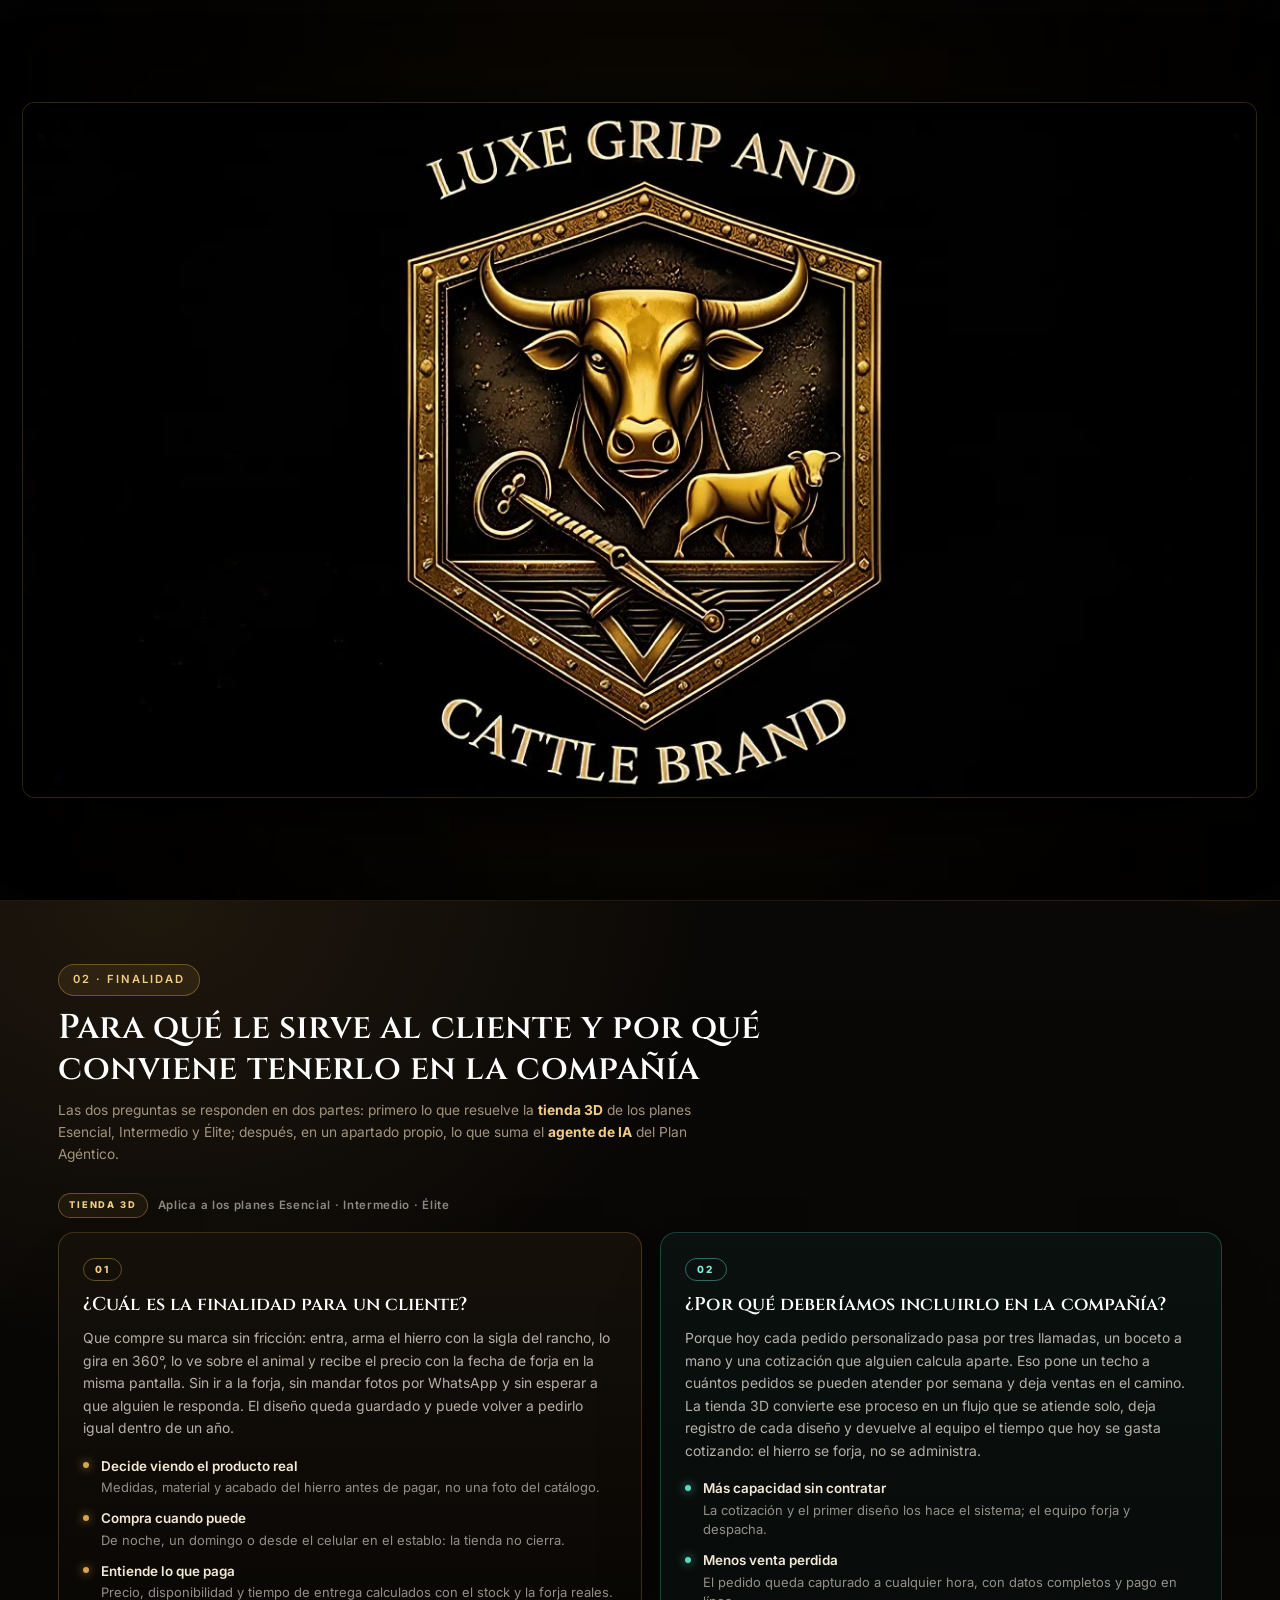
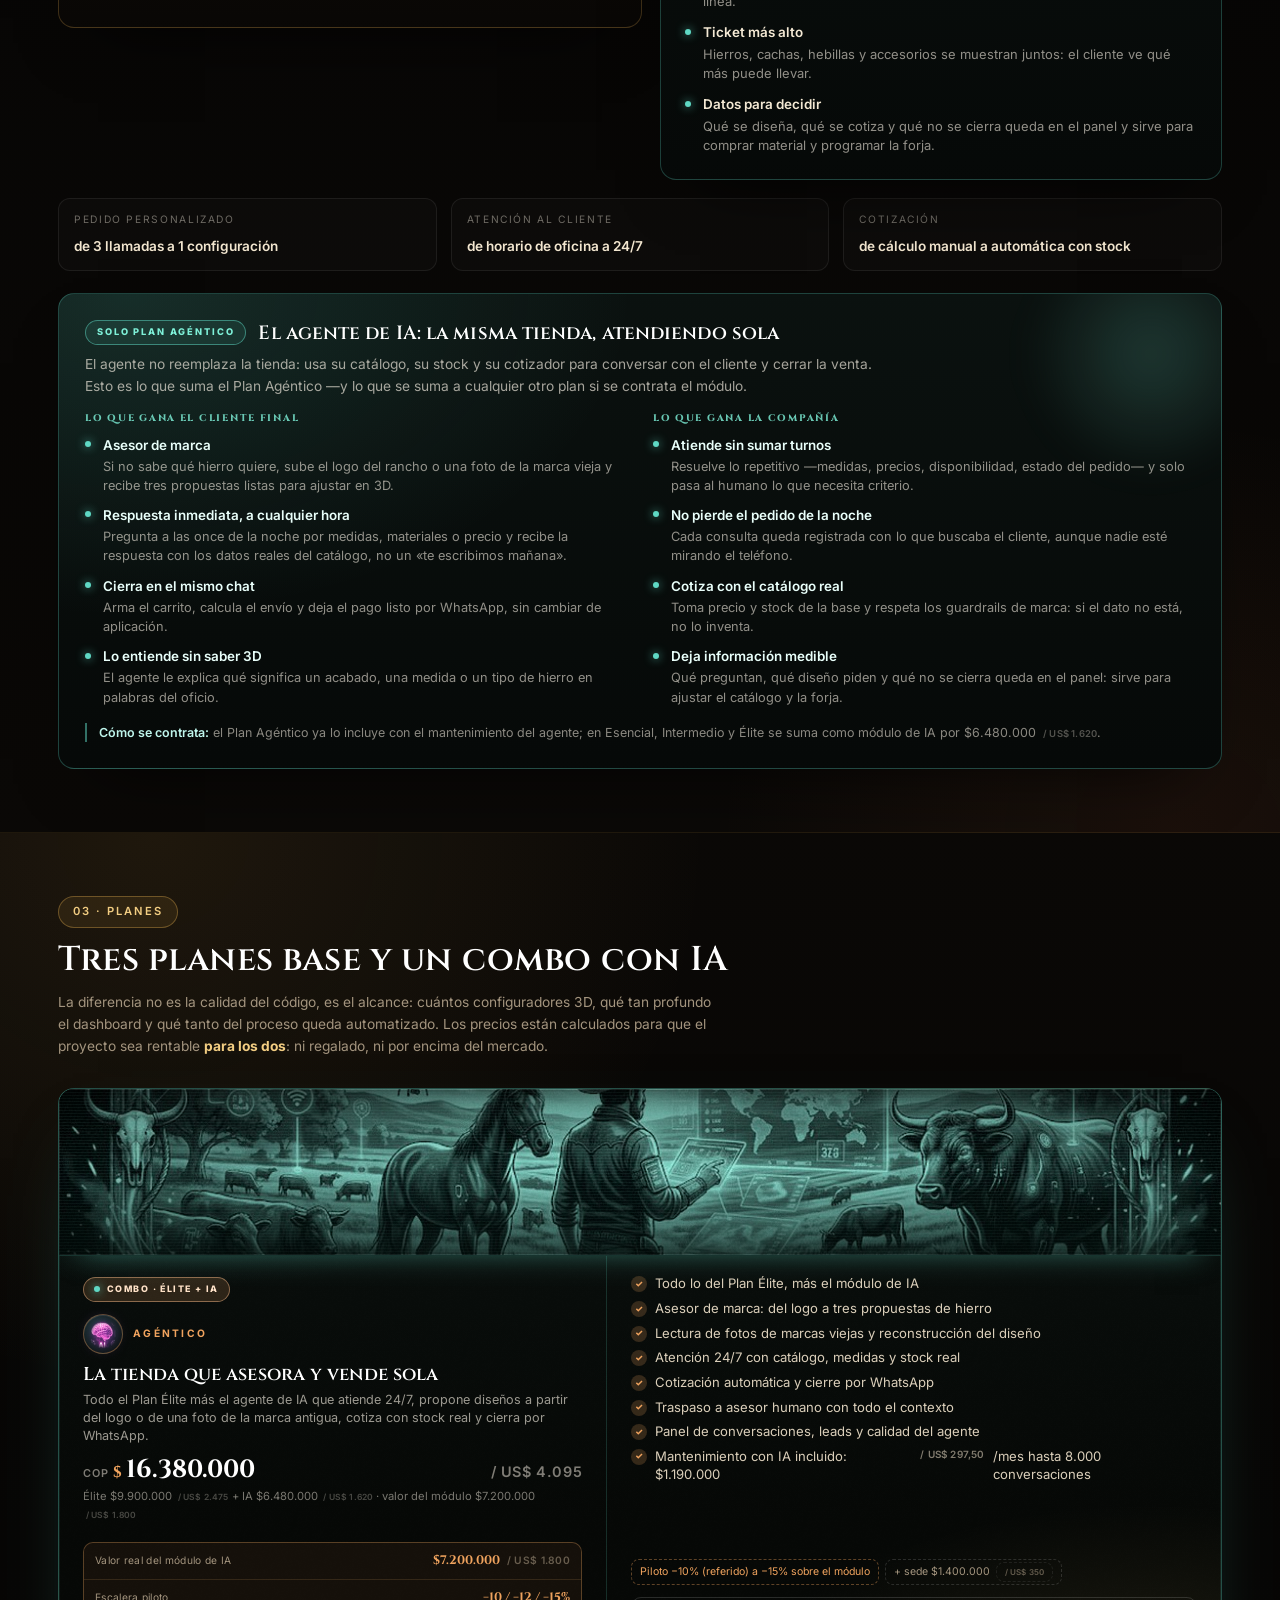
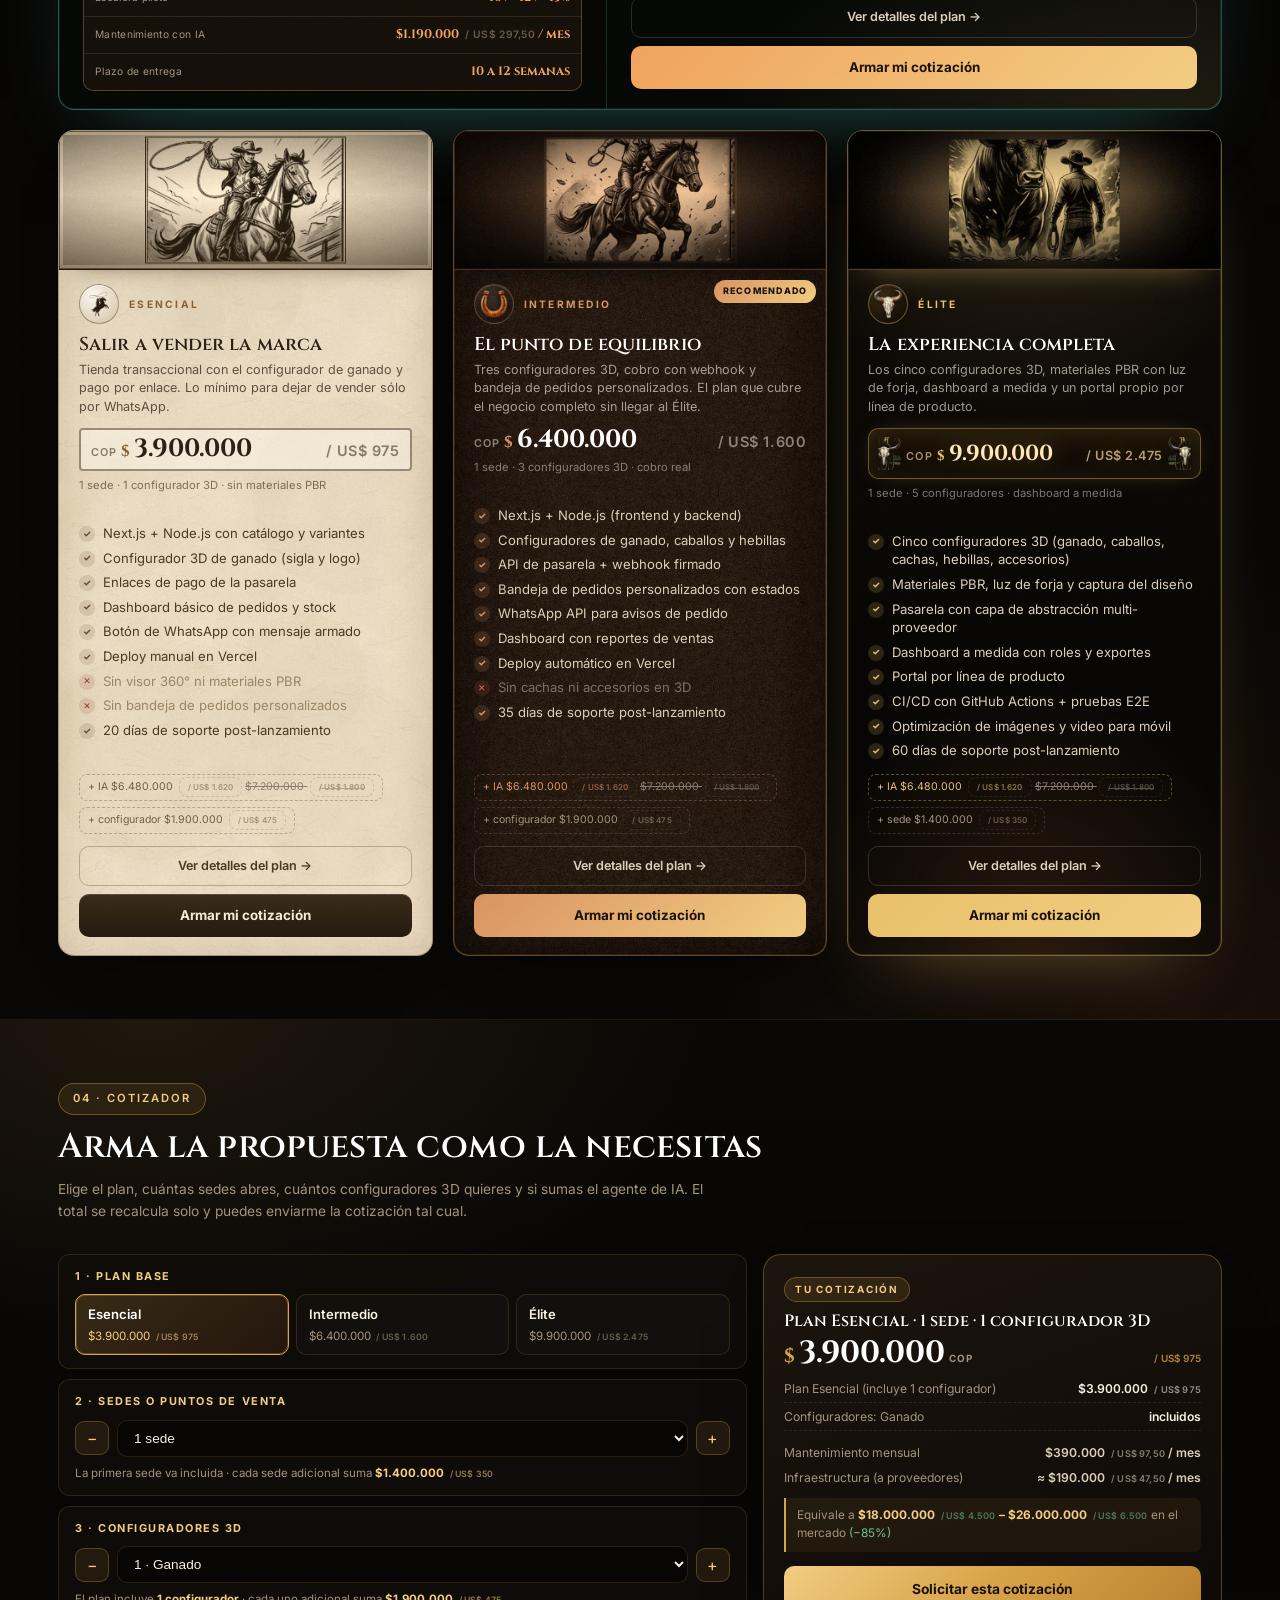
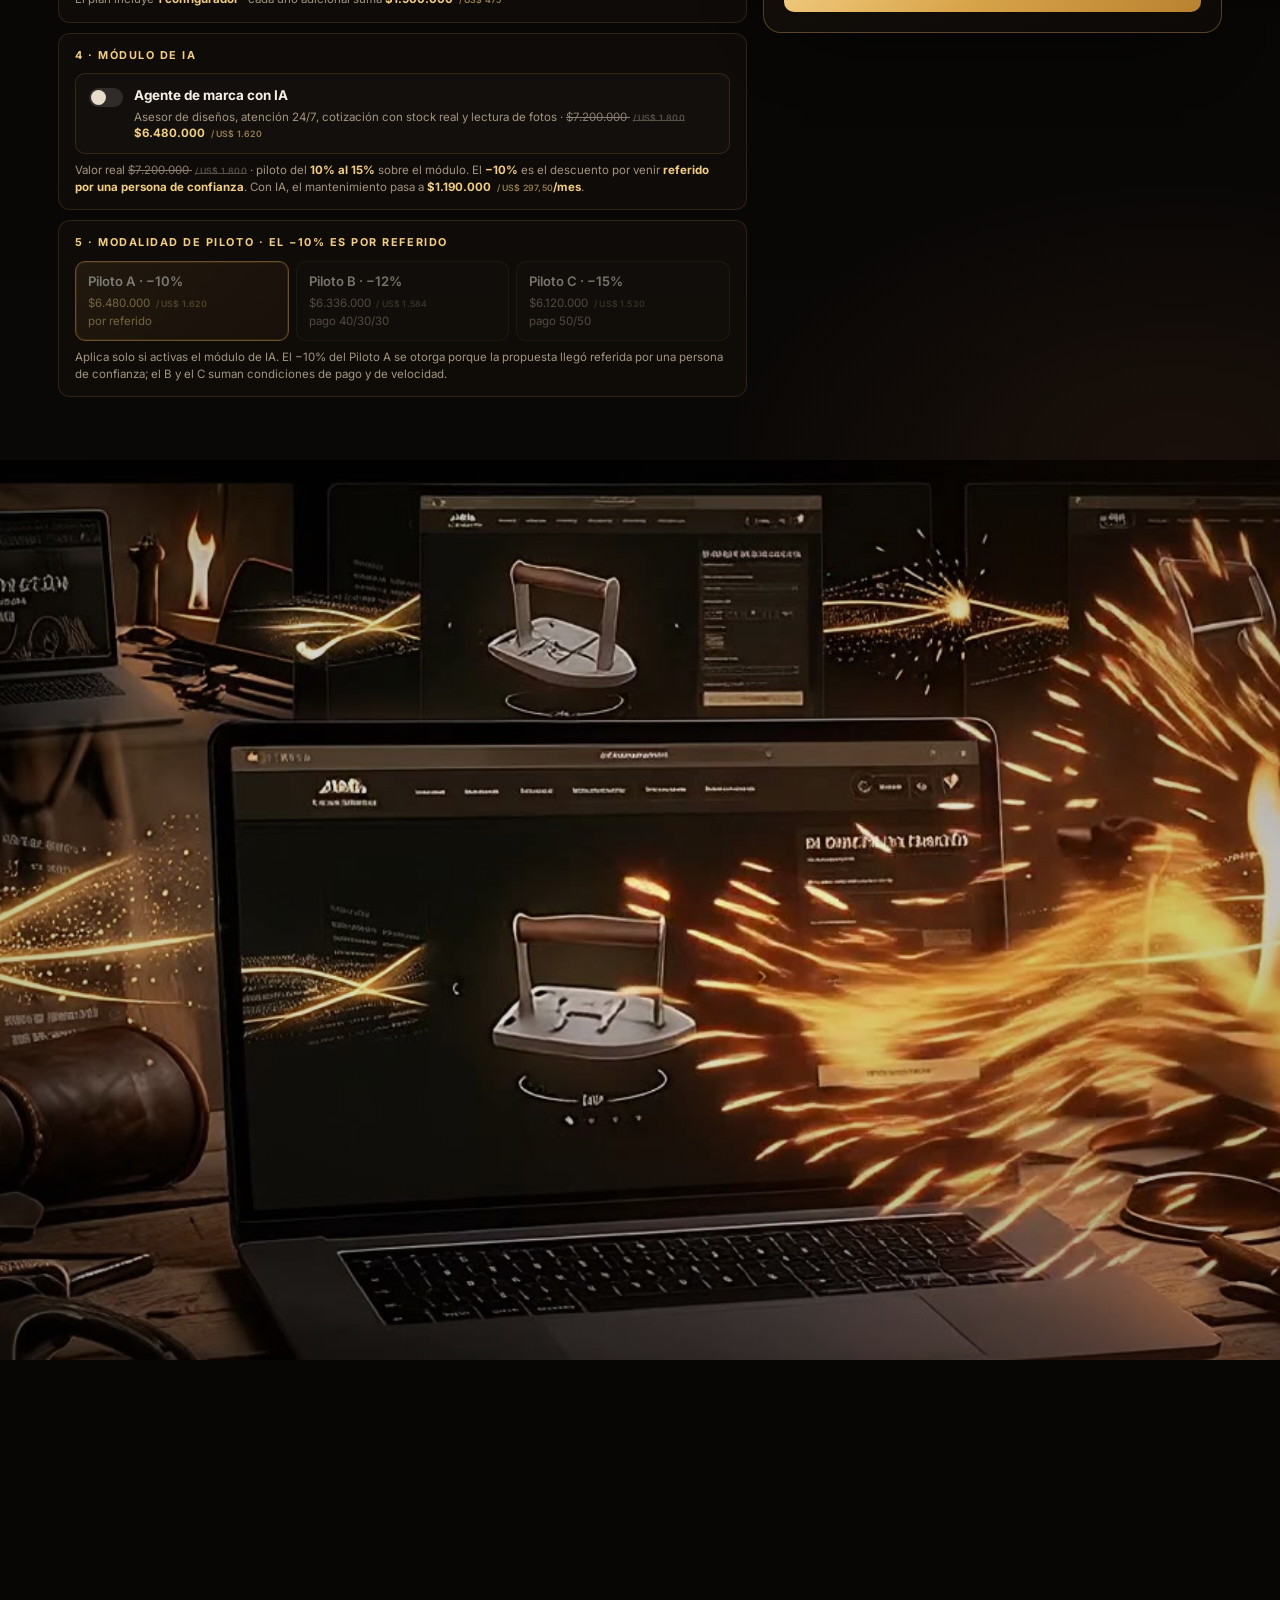
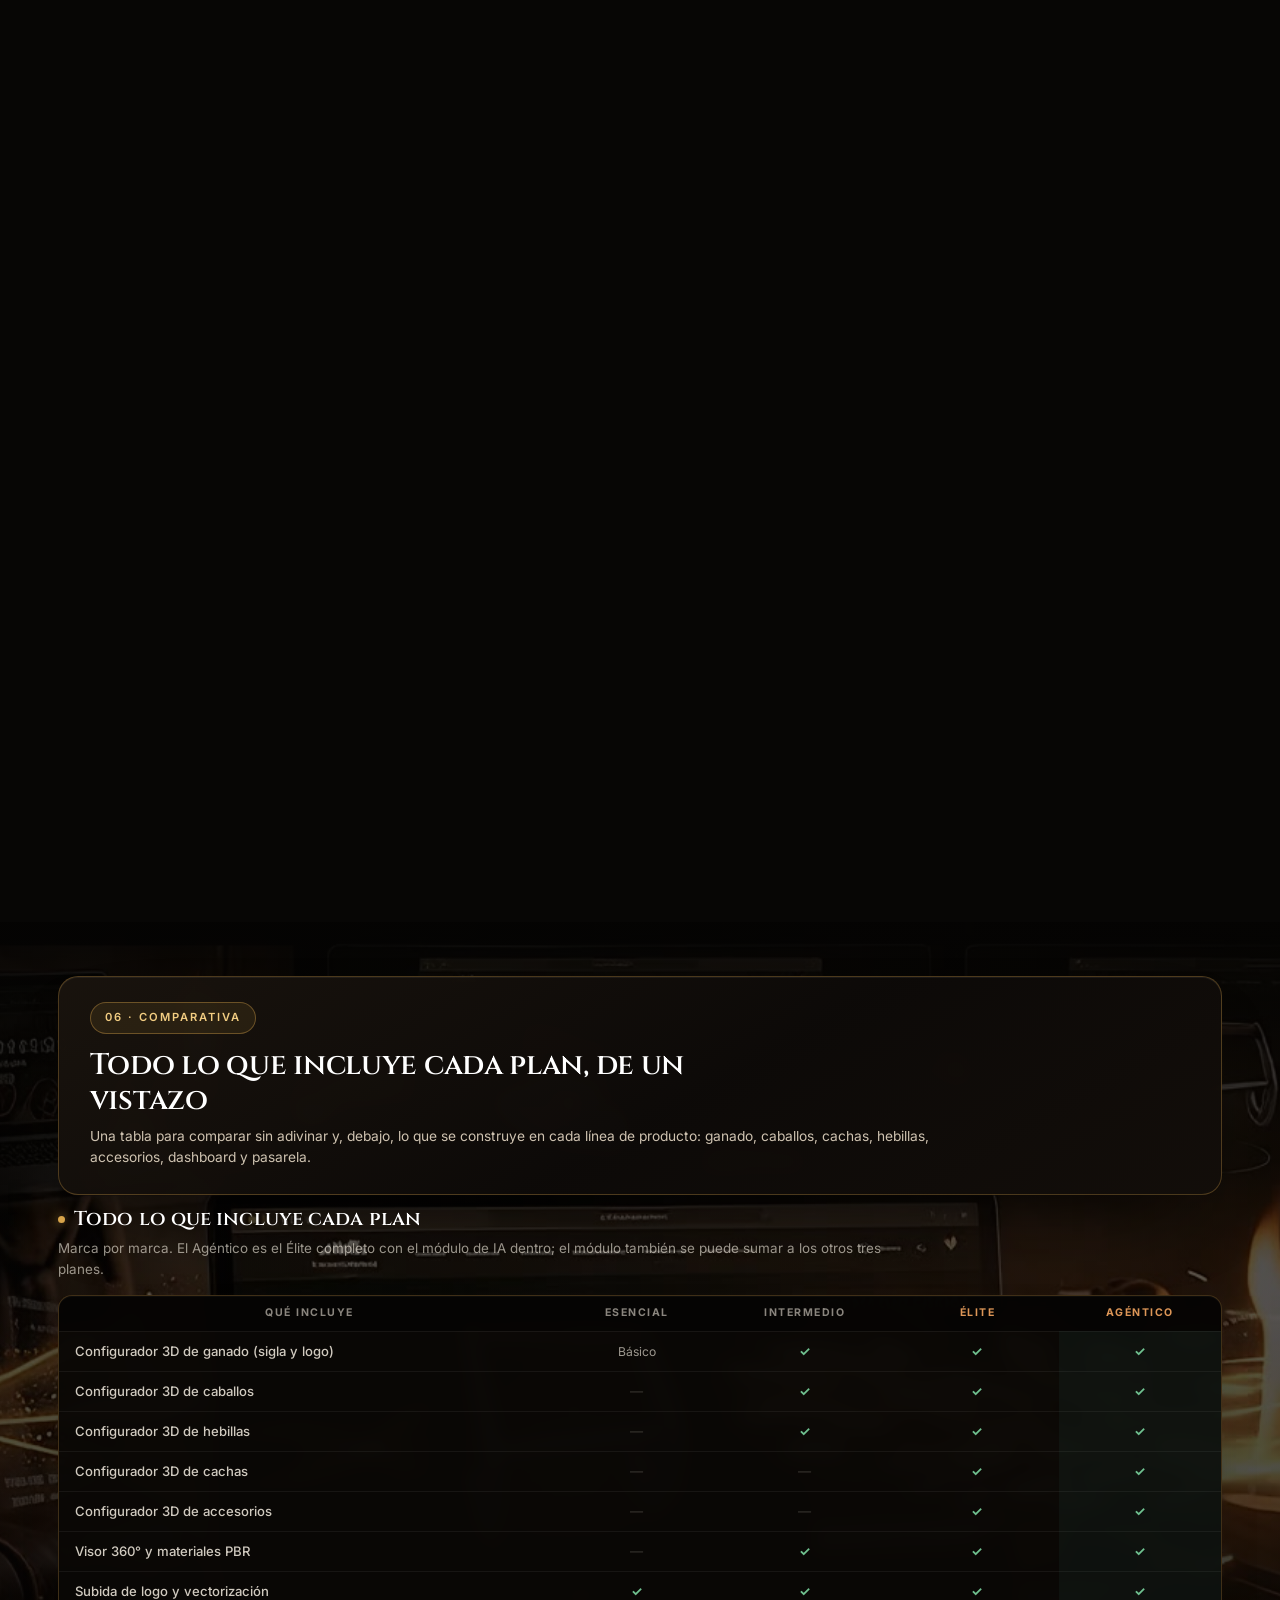
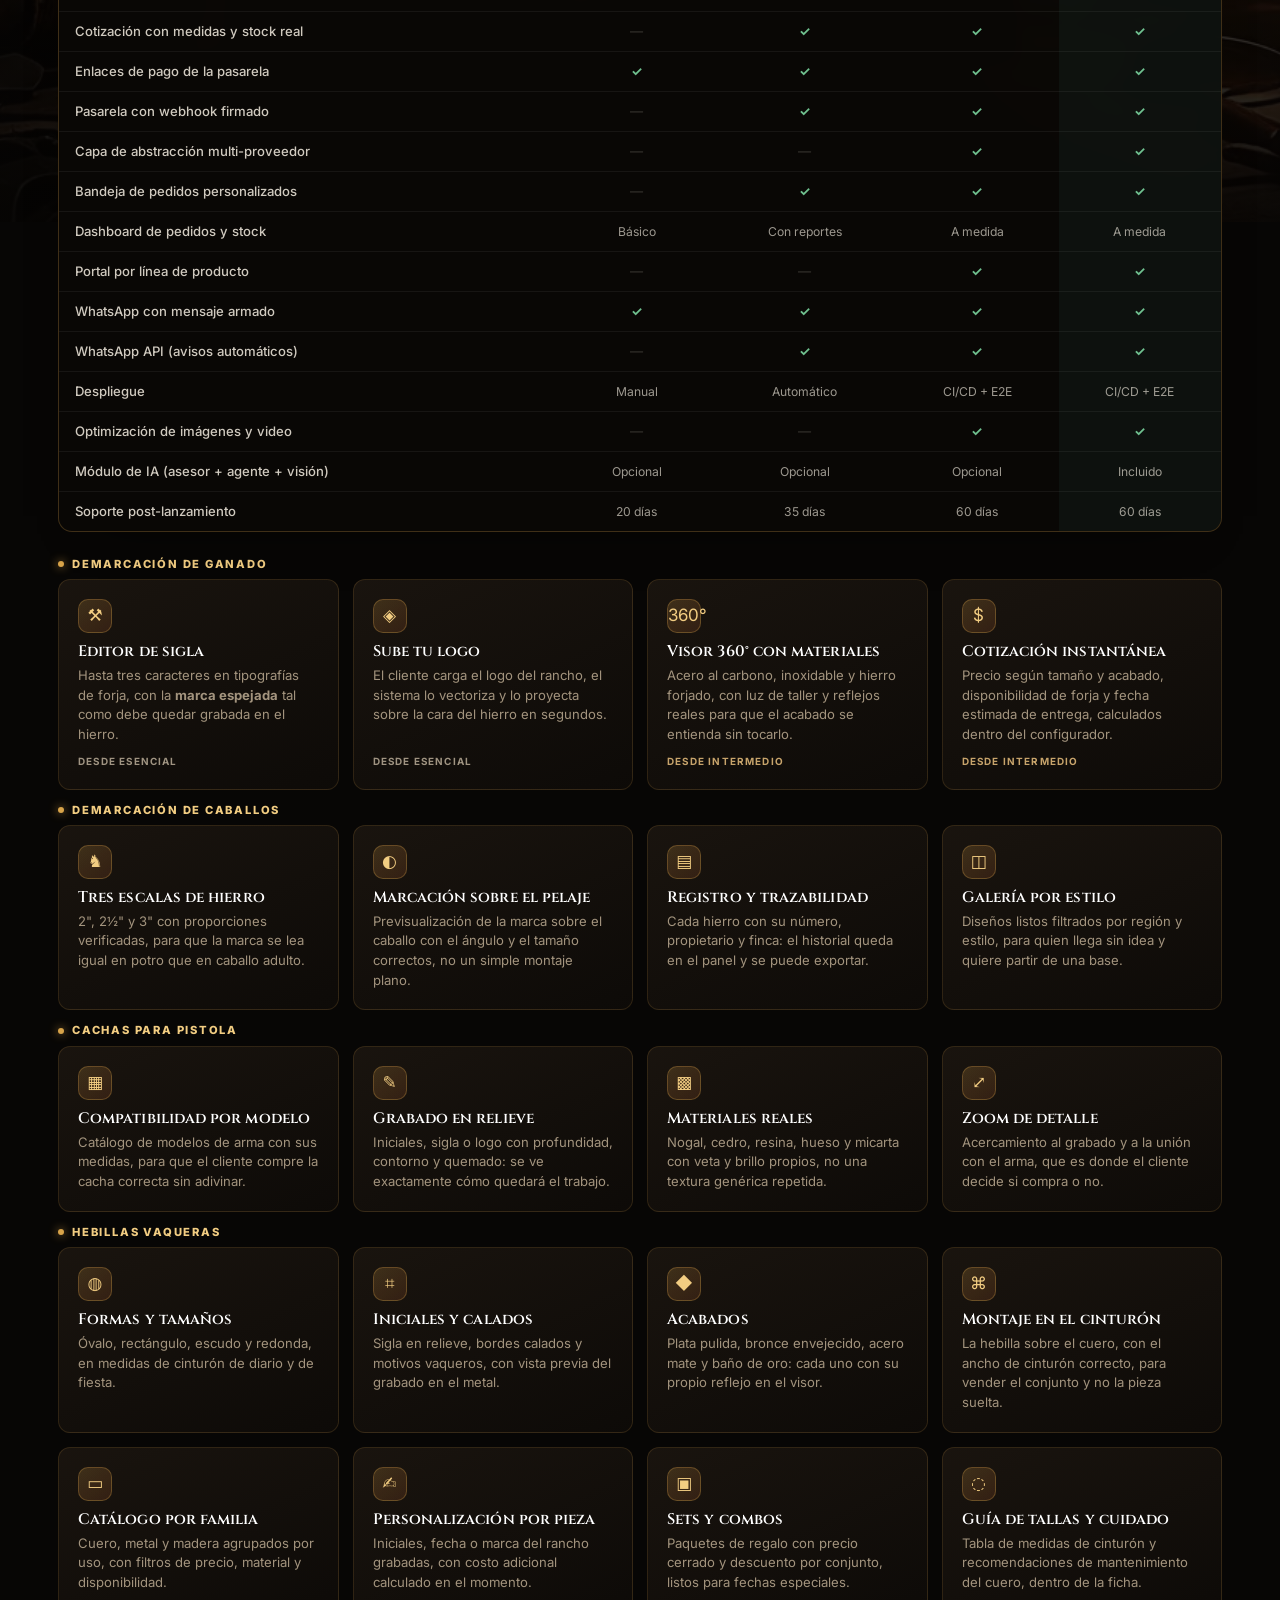
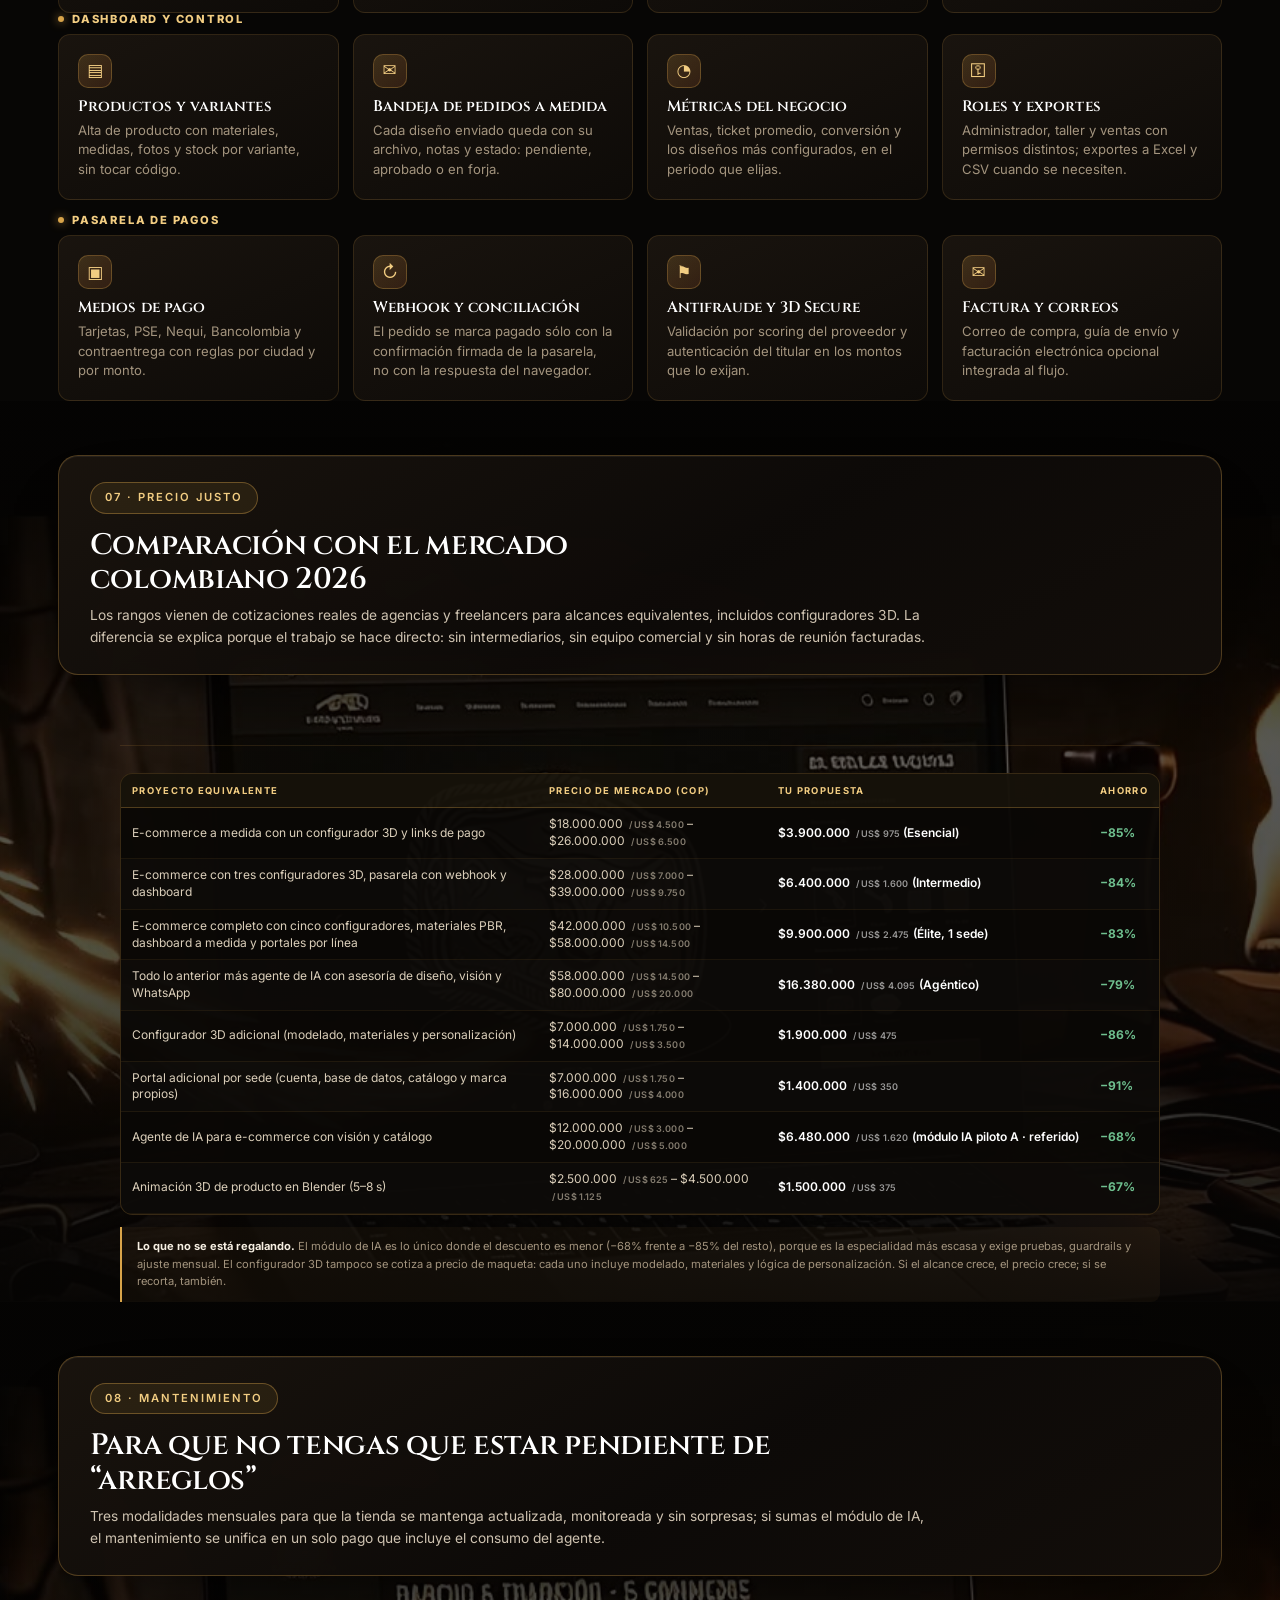
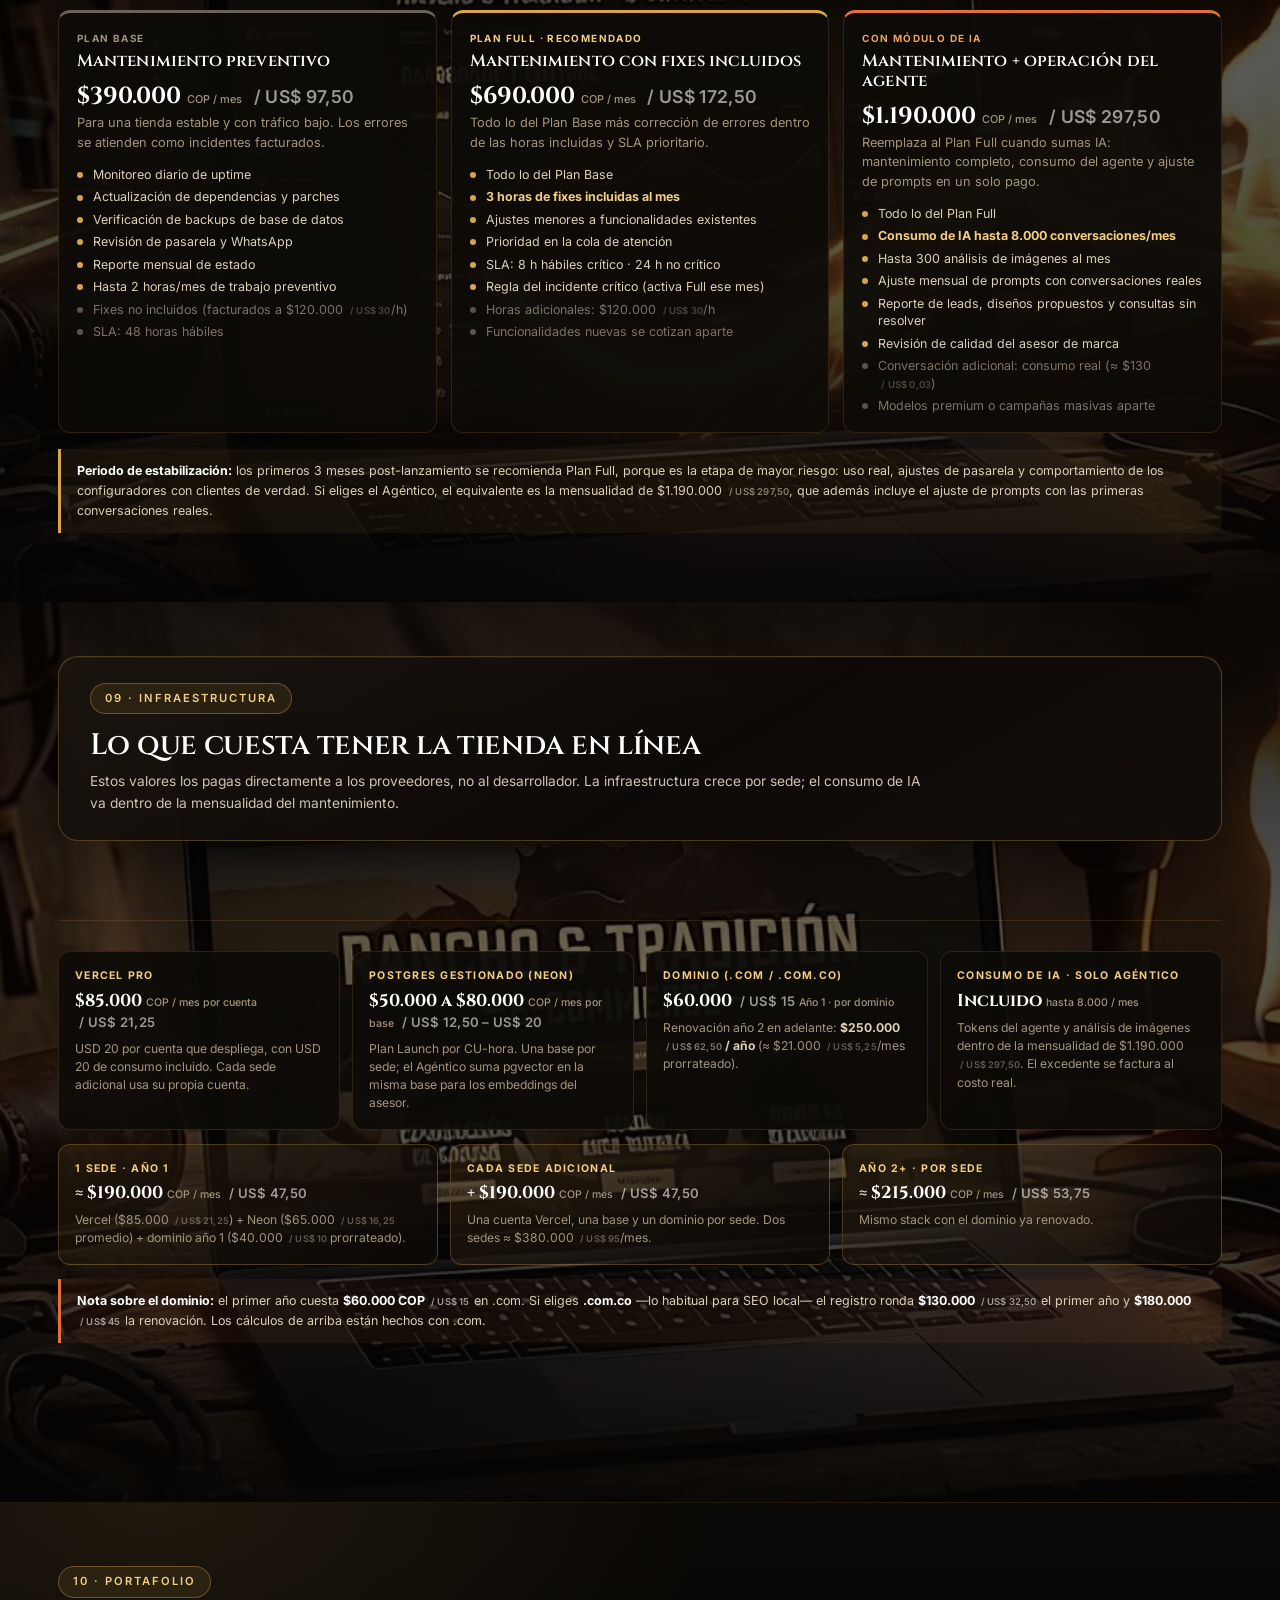
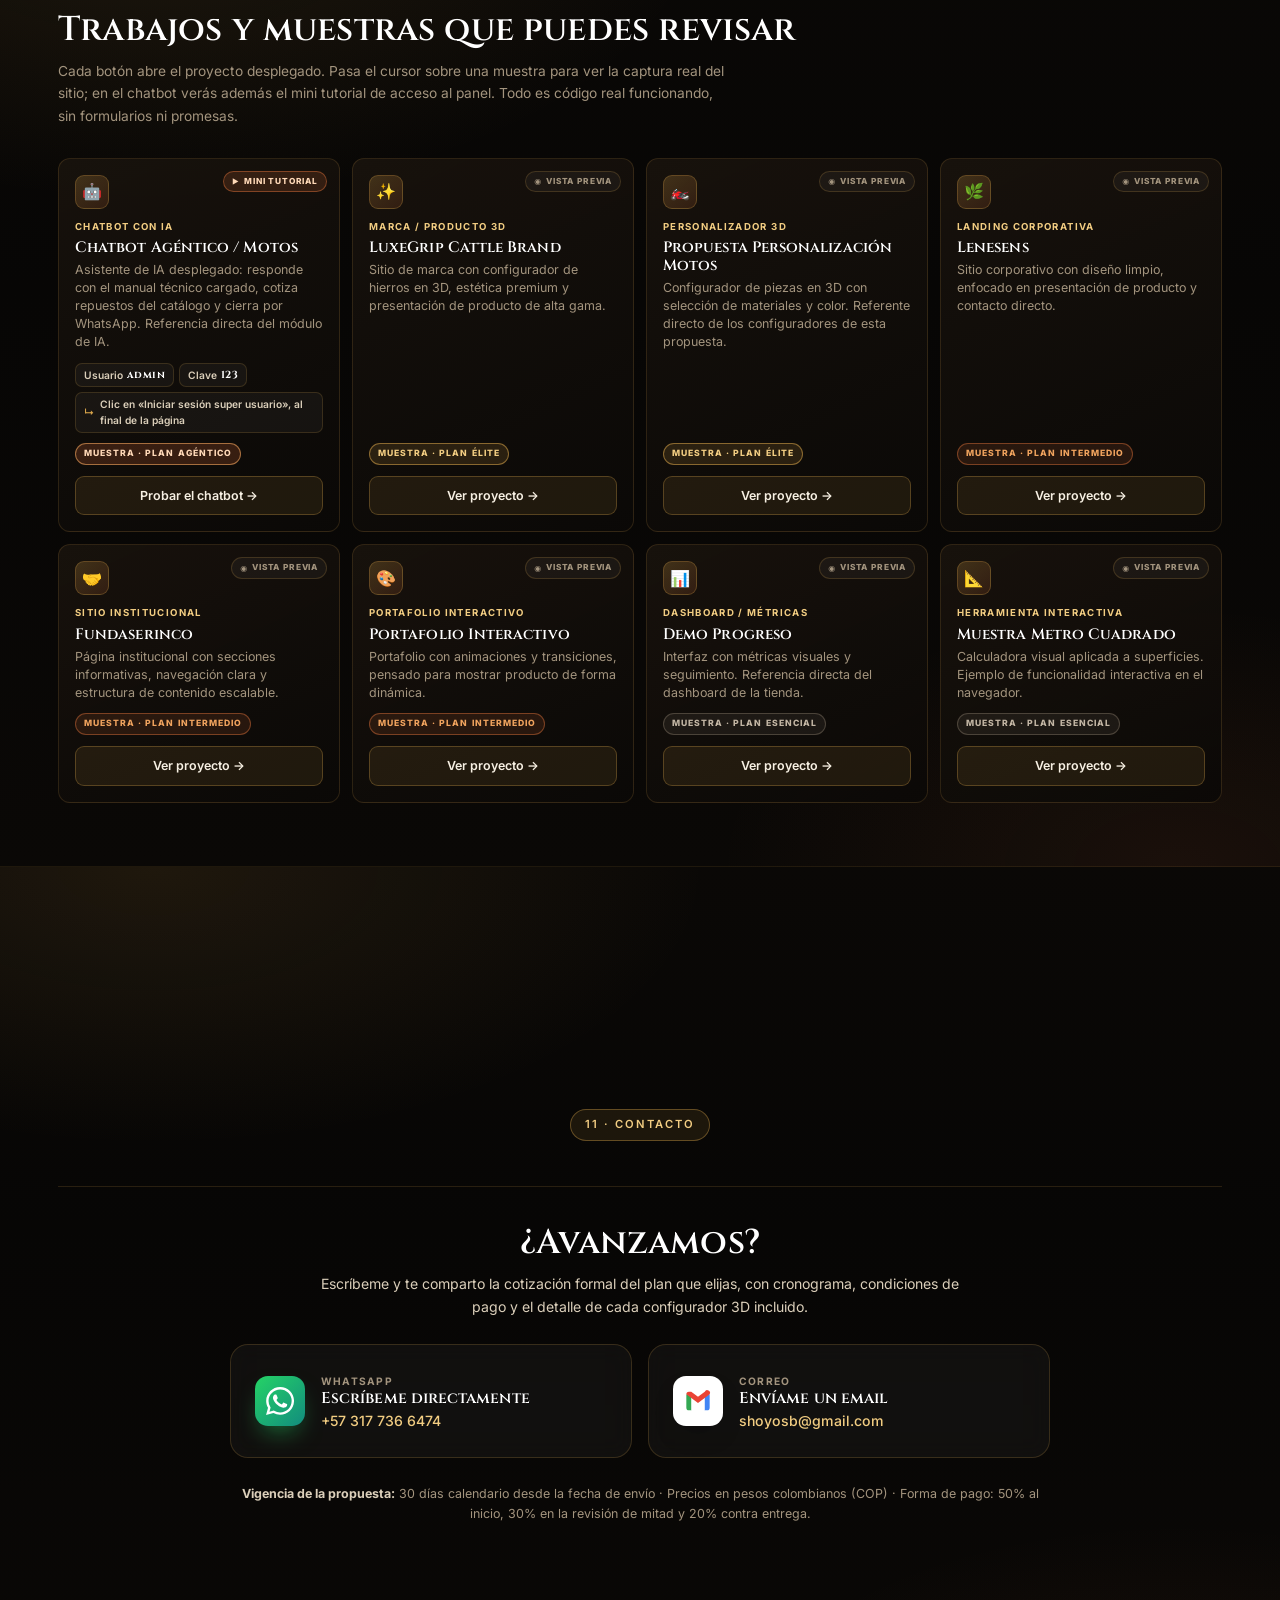
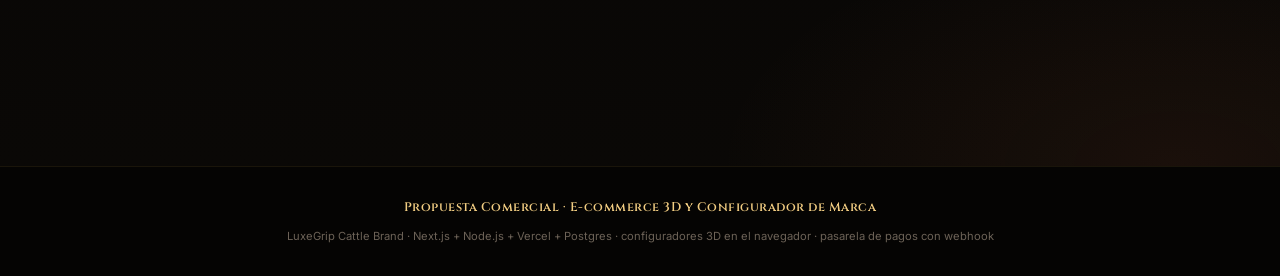
<file: index.html>
<!DOCTYPE html>
<html lang="es">
<head>
<meta charset="UTF-8">
<meta name="viewport" content="width=device-width, initial-scale=1.0">
<meta name="theme-color" content="#070605">
<meta name="description" content="Propuesta comercial de e-commerce 3D para LuxeGrip Cattle Brand: configuradores de marcas de ganado, hierros para caballos, cachas, hebillas y accesorios, dashboard de control y pasarela de pagos. Tres planes desde $3.900.000 COP.">
<link rel="icon" href="assets/img/brand/favicon.ico" sizes="any">
<link rel="icon" type="image/png" sizes="32x32" href="assets/img/brand/favicon-32.png">
<link rel="apple-touch-icon" href="assets/img/brand/apple-touch-icon.png">
<title>Propuesta · E-commerce 3D y Configurador de Marca | LuxeGrip Cattle Brand</title>
<link rel="preconnect" href="https://fonts.googleapis.com">
<link rel="preconnect" href="https://fonts.gstatic.com" crossorigin>
<link href="https://fonts.googleapis.com/css2?family=Cinzel:wght@500;600;700&family=Inter:wght@300;400;500;600;700;800&display=swap" rel="stylesheet">
<link rel="stylesheet" href="css/styles.css?v=referido01">
</head>
<body>

<!-- ================= PANTALLA DE CARGA ================= -->
<div class="page-loader" id="pageLoader" aria-hidden="true">
  <div class="pl-bg" aria-hidden="true"></div>
  <div class="pl-glow" aria-hidden="true"></div>
  <div class="pl-stage">
    <video class="page-loader-video" id="pageLoaderVideo" playsinline muted preload="auto" poster="assets/img/posters/loading.jpg" disablepictureinpicture>
      <source src="assets/video/loading.mp4" type="video/mp4">
    </video>
  </div>
</div>

<!-- ================= 01 · INICIO ================= -->
<section class="scene" id="inicio" data-scene data-nav="Inicio">
  <div class="scene-stage">
    <div class="scene-media" aria-hidden="true">
      <video class="scene-video" data-scene-forward playsinline muted preload="auto" poster="assets/img/posters/escena-01.jpg" disablepictureinpicture>
        <source src="assets/video/escena-01.mp4" type="video/mp4">
      </video>
      <video class="scene-video" data-scene-reverse playsinline muted preload="none" disablepictureinpicture>
        <source src="assets/video/escena-01-rev.mp4" type="video/mp4">
      </video>
      <div class="scene-scrim"></div>
    </div>

    <div class="wrap scene-content" data-scene-content>
      <span class="eyebrow"><span class="dot"></span>Propuesta Comercial · E-commerce 3D</span>
      <h1>Tu marca, forjada al rojo vivo.<br><span class="grad">Y vendida en línea, sin intermediarios.</span></h1>
      <p class="lead">Tienda transaccional con <strong>cinco configuradores 3D</strong>: marcas de ganado, hierros para caballos, cachas para pistola, hebillas vaqueras y accesorios. El cliente diseña, ve su marca en 3D a escala real, la cotiza y paga en el mismo lugar. El código es tuyo, vive en GitHub y se despliega en Vercel.</p>

      <div class="hero-stats">
        <div class="hstat">
          <div class="num"><span class="cur">$</span><span data-count="3.9" data-decimals="1">3.9</span>M<span class="usd-inline">/ US$ 975</span></div>
          <div class="lbl">Desde · Plan Esencial</div>
        </div>
        <div class="hstat">
          <div class="num"><span data-count="5">5</span></div>
          <div class="lbl">Configuradores 3D</div>
        </div>
        <div class="hstat">
          <div class="num">≤ <span data-count="9">9</span> sem</div>
          <div class="lbl">Plazo máximo de entrega</div>
        </div>
        <div class="hstat">
          <div class="num">−<span data-count="80">80</span>%</div>
          <div class="lbl">Frente a mercado</div>
        </div>
      </div>
    </div>

    <div class="scene-hint" data-scene-hint aria-hidden="true">
      <span>Avanza con las flechas</span>
      <span class="scene-hint-line"></span>
    </div>
  </div>
</section>


<!-- ================= 02 · FINALIDAD ================= -->
<section id="finalidad" class="panel" data-nav="Finalidad">
  <div class="wrap">
    <div class="panel-head">
      <span class="sec-tag">02 · Finalidad</span>
      <h2>Para qué le sirve al cliente y por qué conviene tenerlo en la compañía</h2>
      <p>Las dos preguntas se responden en dos partes: primero lo que resuelve la <strong>tienda 3D</strong> de los planes Esencial, Intermedio y Élite; después, en un apartado propio, lo que suma el <strong>agente de IA</strong> del Plan Agéntico.</p>
    </div>

    <div class="why-scope"><span>Tienda 3D</span> Aplica a los planes Esencial · Intermedio · Élite</div>

    <div class="why">
      <article class="why-card">
        <span class="why-num">01</span>
        <h3>¿Cuál es la finalidad para un cliente?</h3>
        <p>Que compre su marca sin fricci&oacute;n: entra, arma el hierro con la sigla del rancho, lo gira en 360&deg;, lo ve sobre el animal y recibe el precio con la fecha de forja en la misma pantalla. Sin ir a la forja, sin mandar fotos por WhatsApp y sin esperar a que alguien le responda. El dise&ntilde;o queda guardado y puede volver a pedirlo igual dentro de un a&ntilde;o.</p>
        <ul class="why-list">
          <li><b>Decide viendo el producto real</b>Medidas, material y acabado del hierro antes de pagar, no una foto del catálogo.</li>
          <li><b>Compra cuando puede</b>De noche, un domingo o desde el celular en el establo: la tienda no cierra.</li>
          <li><b>Entiende lo que paga</b>Precio, disponibilidad y tiempo de entrega calculados con el stock y la forja reales.</li>
        </ul>
      </article>

      <article class="why-card alt">
        <span class="why-num">02</span>
        <h3>¿Por qué deberíamos incluirlo en la compañía?</h3>
        <p>Porque hoy cada pedido personalizado pasa por tres llamadas, un boceto a mano y una cotización que alguien calcula aparte. Eso pone un techo a cuántos pedidos se pueden atender por semana y deja ventas en el camino. La tienda 3D convierte ese proceso en un flujo que se atiende solo, deja registro de cada dise&ntilde;o y devuelve al equipo el tiempo que hoy se gasta cotizando: el hierro se forja, no se administra.</p>
        <ul class="why-list">
          <li><b>Más capacidad sin contratar</b>La cotización y el primer diseño los hace el sistema; el equipo forja y despacha.</li>
          <li><b>Menos venta perdida</b>El pedido queda capturado a cualquier hora, con datos completos y pago en línea.</li>
          <li><b>Ticket más alto</b>Hierros, cachas, hebillas y accesorios se muestran juntos: el cliente ve qué más puede llevar.</li>
          <li><b>Datos para decidir</b>Qué se diseña, qué se cotiza y qué no se cierra queda en el panel y sirve para comprar material y programar la forja.</li>
        </ul>
      </article>
    </div>

    <div class="why-foot">
      <div><span>Pedido personalizado</span><b>de 3 llamadas a 1 configuración</b></div>
      <div><span>Atención al cliente</span><b>de horario de oficina a 24/7</b></div>
      <div><span>Cotización</span><b>de cálculo manual a automática con stock</b></div>
    </div>

    <div class="why-ia">
      <div class="why-ia-head">
        <span class="why-ia-badge">Solo Plan Agéntico</span>
        <h3>El agente de IA: la misma tienda, atendiendo sola</h3>
      </div>
      <p class="why-ia-lead">El agente no reemplaza la tienda: usa su catálogo, su stock y su cotizador para conversar con el cliente y cerrar la venta. Esto es lo que suma el Plan Agéntico —y lo que se suma a cualquier otro plan si se contrata el módulo.</p>

      <div class="why-ia-grid">
        <div class="why-ia-col">
          <h4>Lo que gana el cliente final</h4>
          <ul>
            <li><b>Asesor de marca</b>Si no sabe qué hierro quiere, sube el logo del rancho o una foto de la marca vieja y recibe tres propuestas listas para ajustar en 3D.</li>
            <li><b>Respuesta inmediata, a cualquier hora</b>Pregunta a las once de la noche por medidas, materiales o precio y recibe la respuesta con los datos reales del catálogo, no un «te escribimos mañana».</li>
            <li><b>Cierra en el mismo chat</b>Arma el carrito, calcula el envío y deja el pago listo por WhatsApp, sin cambiar de aplicación.</li>
            <li><b>Lo entiende sin saber 3D</b>El agente le explica qué significa un acabado, una medida o un tipo de hierro en palabras del oficio.</li>
          </ul>
        </div>

        <div class="why-ia-col">
          <h4>Lo que gana la compañía</h4>
          <ul>
            <li><b>Atiende sin sumar turnos</b>Resuelve lo repetitivo —medidas, precios, disponibilidad, estado del pedido— y solo pasa al humano lo que necesita criterio.</li>
            <li><b>No pierde el pedido de la noche</b>Cada consulta queda registrada con lo que buscaba el cliente, aunque nadie esté mirando el teléfono.</li>
            <li><b>Cotiza con el catálogo real</b>Toma precio y stock de la base y respeta los guardrails de marca: si el dato no está, no lo inventa.</li>
            <li><b>Deja información medible</b>Qué preguntan, qué diseño piden y qué no se cierra queda en el panel: sirve para ajustar el catálogo y la forja.</li>
          </ul>
        </div>
      </div>

      <p class="why-ia-note"><strong>Cómo se contrata:</strong> el Plan Agéntico ya lo incluye con el mantenimiento del agente; en Esencial, Intermedio y Élite se suma como módulo de IA por $6.480.000 <span class="usd-inline">/ US$ 1.620</span>.</p>
    </div>
  </div>
</section>

<section id="planes" class="panel" data-nav="Planes">
  <div class="wrap">
    <div class="panel-head">
      <span class="sec-tag">03 · Planes</span>
      <h2>Tres planes base y un combo con IA</h2>
      <p>La diferencia no es la calidad del código, es el alcance: cuántos configuradores 3D, qué tan profundo el dashboard y qué tanto del proceso queda automatizado. Los precios están calculados para que el proyecto sea rentable <strong>para los dos</strong>: ni regalado, ni por encima del mercado.</p>
    </div>

    <div class="plans">

      <!-- AGÉNTICO -->
      <article class="plan plan-agentic">
        <span class="plan-frame" aria-hidden="true"><svg class="frame-draw" viewBox="0 0 100 100" preserveAspectRatio="none" aria-hidden="true"><rect class="fd-line" x="0.6" y="0.6" width="98.8" height="98.8" rx="2.4" pathLength="100"/></svg><i class="fil fil-tl"></i><i class="fil fil-tr"></i><i class="fil fil-bl"></i><i class="fil fil-br"></i></span>
        <span class="plan-orn" aria-hidden="true">
          <svg class="orn-net" viewBox="0 0 260 140">
            <g class="net-links">
              <line x1="26" y1="96" x2="84" y2="44"/>
              <line x1="26" y1="96" x2="92" y2="112"/>
              <line x1="84" y1="44" x2="152" y2="76"/>
              <line x1="92" y1="112" x2="152" y2="76"/>
              <line x1="152" y1="76" x2="212" y2="34"/>
              <line x1="152" y1="76" x2="214" y2="106"/>
              <line x1="212" y1="34" x2="214" y2="106"/>
            </g>
            <g class="net-nodes">
              <circle cx="26" cy="96" r="3.6"/>
              <circle cx="84" cy="44" r="4.4"/>
              <circle cx="92" cy="112" r="3.2"/>
              <circle cx="152" cy="76" r="5.6"/>
              <circle cx="212" cy="34" r="3.4"/>
              <circle cx="214" cy="106" r="4.2"/>
            </g>
          </svg>
          <i class="ember e1"></i><i class="ember e2"></i><i class="ember e3"></i><i class="ember e4"></i>
        </span>

          <div class="plan-art" aria-hidden="true">
            <img src="assets/img/planes/art-agentico.jpg" alt="" width="900" height="380" decoding="async">
            <span class="art-frame"></span>
          </div>
        <div class="plan-head">
          <span class="badge-agentic">Combo · Élite + IA</span>
          <div class="plan-ribbon">
            <span class="plan-emblem">
              <img src="assets/img/planes/icon-agentico.png" alt="" width="256" height="256" decoding="async">
            </span>
            <span class="tier">Agéntico</span>
          </div>
          <h3>La tienda que asesora y vende sola</h3>
          <div class="sub">Todo el Plan Élite más el agente de IA que atiende 24/7, propone diseños a partir del logo o de una foto de la marca antigua, cotiza con stock real y cierra por WhatsApp.</div>
          <div class="price-plaque"><div class="price"><small>COP</small><span class="cur">$</span>16.380.000<span class="usd">/ US$ 4.095</span></div></div>
          <div class="price-note">Élite $9.900.000 <span class="usd-inline">/ US$ 2.475</span> + IA $6.480.000 <span class="usd-inline">/ US$ 1.620</span> · valor del módulo $7.200.000 <span class="usd-inline">/ US$ 1.800</span></div>
          <div class="agentic-facts">
            <div><span>Valor real del módulo de IA</span><b>$7.200.000 <span class="usd-inline">/ US$ 1.800</span></b></div>
            <div><span>Escalera piloto</span><b>−10 / −12 / −15%</b></div>
            <div><span>Mantenimiento con IA</span><b>$1.190.000 <span class="usd-inline">/ US$ 297,50</span> / mes</b></div>
            <div><span>Plazo de entrega</span><b>10 a 12 semanas</b></div>
          </div>
        </div>
        <div class="plan-body">
          <ul>
            <li><span class="ico">✓</span>Todo lo del Plan Élite, más el módulo de IA</li>
            <li><span class="ico">✓</span>Asesor de marca: del logo a tres propuestas de hierro</li>
            <li><span class="ico">✓</span>Lectura de fotos de marcas viejas y reconstrucción del diseño</li>
            <li><span class="ico">✓</span>Atención 24/7 con catálogo, medidas y stock real</li>
            <li><span class="ico">✓</span>Cotización automática y cierre por WhatsApp</li>
            <li><span class="ico">✓</span>Traspaso a asesor humano con todo el contexto</li>
            <li><span class="ico">✓</span>Panel de conversaciones, leads y calidad del agente</li>
            <li><span class="ico">✓</span>Mantenimiento con IA incluido: $1.190.000 <span class="usd-inline">/ US$ 297,50</span>/mes hasta 8.000 conversaciones</li>
          </ul>
          <div class="plan-addons">
            <span class="pilot">Piloto −10% (referido) a −15% sobre el módulo</span><span>+ sede $1.400.000 <span class="usd-inline">/ US$ 350</span></span>
          </div>
          <div class="plan-actions">
            <a href="planes/agentico.html" class="plan-details">Ver detalles del plan →</a>
            <a href="#cotizador" class="plan-cta">Armar mi cotización</a>
          </div>
        </div>
      
        
        <img class="orn-skull-c sk-l" src="assets/img/planes/orn-skull-ia.png" alt="" aria-hidden="true" width="264" height="360">
        <img class="orn-skull-c sk-r" src="assets/img/planes/orn-skull-ia.png" alt="" aria-hidden="true" width="264" height="360">
      </article>

      <!-- ESENCIAL -->
      <article class="plan plan-ess">
        <span class="plan-frame" aria-hidden="true"><svg class="frame-draw" viewBox="0 0 100 100" preserveAspectRatio="none" aria-hidden="true"><rect class="fd-line" x="0.6" y="0.6" width="98.8" height="98.8" rx="2.4" pathLength="100"/></svg><i class="fil fil-tl"></i><i class="fil fil-tr"></i><i class="fil fil-bl"></i><i class="fil fil-br"></i></span>
        <span class="plan-orn" aria-hidden="true">
          <svg class="orn-wire" viewBox="0 0 300 34" preserveAspectRatio="none">
            <path class="wire" d="M0 17C 24 8, 48 26, 76 17S 128 8, 152 17S 204 26, 228 17S 276 8, 300 17"/>
            <g class="barbs">
              <path d="M70 11l8 12M78 11l-8 12"/><path d="M146 11l8 12M154 11l-8 12"/><path d="M222 11l8 12M230 11l-8 12"/>
            </g>
          </svg>
          <svg class="orn-iron" viewBox="0 0 64 64">
            <path d="M16 34V24a16 16 0 0 1 32 0v10" fill="none" stroke="currentColor" stroke-width="3.4" stroke-linecap="round"/>
            <circle cx="16" cy="38" r="3"/><circle cx="48" cy="38" r="3"/>
          </svg>
        </span>

          <div class="plan-art" aria-hidden="true">
            <img src="assets/img/planes/art-esencial.jpg" alt="" width="900" height="380" decoding="async">
            <span class="art-frame"></span>
          </div>
        <div class="plan-head">
          <div class="plan-ribbon">
            <span class="plan-emblem">
              <img src="assets/img/planes/icon-esencial.png" alt="" width="256" height="256" decoding="async">
            </span>
            <span class="tier">Esencial</span>
          </div>
          <h3>Salir a vender la marca</h3>
          <div class="sub">Tienda transaccional con el configurador de ganado y pago por enlace. Lo mínimo para dejar de vender sólo por WhatsApp.</div>
          <div class="price-plaque"><div class="price"><small>COP</small><span class="cur">$</span>3.900.000<span class="usd">/ US$ 975</span></div></div>
          <div class="price-note">1 sede · 1 configurador 3D · sin materiales PBR</div>
        </div>
        <div class="plan-body">
          <ul>
            <li><span class="ico">✓</span>Next.js + Node.js con catálogo y variantes</li>
            <li><span class="ico">✓</span>Configurador 3D de ganado (sigla y logo)</li>
            <li><span class="ico">✓</span>Enlaces de pago de la pasarela</li>
            <li><span class="ico">✓</span>Dashboard básico de pedidos y stock</li>
            <li><span class="ico">✓</span>Botón de WhatsApp con mensaje armado</li>
            <li><span class="ico">✓</span>Deploy manual en Vercel</li>
            <li class="no"><span class="ico">✕</span>Sin visor 360° ni materiales PBR</li>
            <li class="no"><span class="ico">✕</span>Sin bandeja de pedidos personalizados</li>
            <li><span class="ico">✓</span>20 días de soporte post-lanzamiento</li>
          </ul>
          <div class="plan-addons">
            <span class="pilot">+ IA $6.480.000 <span class="usd-inline">/ US$ 1.620</span> <s class="was">$7.200.000 <span class="usd-inline">/ US$ 1.800</span></s></span><span>+ configurador $1.900.000 <span class="usd-inline">/ US$ 475</span></span>
          </div>
          <div class="plan-actions">
            <a href="planes/esencial.html" class="plan-details">Ver detalles del plan →</a>
            <a href="#cotizador" class="plan-cta">Armar mi cotización</a>
          </div>
        </div>
      </article>

      <!-- INTERMEDIO -->
      <article class="plan plan-inter">
        <span class="plan-frame" aria-hidden="true"><svg class="frame-draw" viewBox="0 0 100 100" preserveAspectRatio="none" aria-hidden="true"><rect class="fd-line" x="0.6" y="0.6" width="98.8" height="98.8" rx="2.4" pathLength="100"/></svg><i class="fil fil-tl"></i><i class="fil fil-tr"></i><i class="fil fil-bl"></i><i class="fil fil-br"></i></span>
        <span class="plan-orn" aria-hidden="true">
          <svg class="orn-lasso" viewBox="0 0 140 140">
            <ellipse class="loop" cx="66" cy="58" rx="42" ry="36"/>
            <path class="tail" d="M104 80c14 10 8 30-8 36"/>
          </svg>
          <svg class="orn-wheat" viewBox="0 0 44 96">
            <path class="stem" d="M22 94V22"/>
            <g class="grains">
              <ellipse cx="14" cy="34" rx="6" ry="3.4" transform="rotate(-32 14 34)"/>
              <ellipse cx="30" cy="34" rx="6" ry="3.4" transform="rotate(32 30 34)"/>
              <ellipse cx="14" cy="48" rx="6" ry="3.4" transform="rotate(-32 14 48)"/>
              <ellipse cx="30" cy="48" rx="6" ry="3.4" transform="rotate(32 30 48)"/>
              <ellipse cx="14" cy="62" rx="6" ry="3.4" transform="rotate(-32 14 62)"/>
              <ellipse cx="30" cy="62" rx="6" ry="3.4" transform="rotate(32 30 62)"/>
              <ellipse cx="22" cy="20" rx="3.4" ry="7"/>
            </g>
          </svg>
        </span>

          <div class="plan-art" aria-hidden="true">
            <img src="assets/img/planes/art-intermedio.jpg" alt="" width="900" height="380" decoding="async">
            <span class="art-frame"></span>
          </div>
        <div class="plan-head">
          <span class="badge-rec">Recomendado</span>
          <div class="plan-ribbon">
            <span class="plan-emblem">
              <img src="assets/img/planes/icon-intermedio.png" alt="" width="256" height="256" decoding="async">
            </span>
            <span class="tier">Intermedio</span>
          </div>
          <h3>El punto de equilibrio</h3>
          <div class="sub">Tres configuradores 3D, cobro con webhook y bandeja de pedidos personalizados. El plan que cubre el negocio completo sin llegar al Élite.</div>
          <div class="price-plaque"><div class="price"><small>COP</small><span class="cur">$</span>6.400.000<span class="usd">/ US$ 1.600</span></div></div>
          <div class="price-note">1 sede · 3 configuradores 3D · cobro real</div>
        </div>
        <div class="plan-body">
          <ul>
            <li><span class="ico">✓</span>Next.js + Node.js (frontend y backend)</li>
            <li><span class="ico">✓</span>Configuradores de ganado, caballos y hebillas</li>
            <li><span class="ico">✓</span>API de pasarela + webhook firmado</li>
            <li><span class="ico">✓</span>Bandeja de pedidos personalizados con estados</li>
            <li><span class="ico">✓</span>WhatsApp API para avisos de pedido</li>
            <li><span class="ico">✓</span>Dashboard con reportes de ventas</li>
            <li><span class="ico">✓</span>Deploy automático en Vercel</li>
            <li class="no"><span class="ico">✕</span>Sin cachas ni accesorios en 3D</li>
            <li><span class="ico">✓</span>35 días de soporte post-lanzamiento</li>
          </ul>
          <div class="plan-addons">
            <span class="pilot">+ IA $6.480.000 <span class="usd-inline">/ US$ 1.620</span> <s class="was">$7.200.000 <span class="usd-inline">/ US$ 1.800</span></s></span><span>+ configurador $1.900.000 <span class="usd-inline">/ US$ 475</span></span>
          </div>
          <div class="plan-actions">
            <a href="planes/intermedio.html" class="plan-details">Ver detalles del plan →</a>
            <a href="#cotizador" class="plan-cta">Armar mi cotización</a>
          </div>
        </div>
      
        
        <img class="orn-skull-c sk-l" src="assets/img/planes/orn-skull.png" alt="" aria-hidden="true" width="264" height="360">
        <img class="orn-skull-c sk-r" src="assets/img/planes/orn-skull.png" alt="" aria-hidden="true" width="264" height="360">
      </article>

      <!-- ÉLITE -->
      <article class="plan plan-elite">
        <span class="plan-frame" aria-hidden="true"><svg class="frame-draw" viewBox="0 0 100 100" preserveAspectRatio="none" aria-hidden="true"><rect class="fd-line" x="0.6" y="0.6" width="98.8" height="98.8" rx="2.4" pathLength="100"/></svg><i class="fil fil-tl"></i><i class="fil fil-tr"></i><i class="fil fil-bl"></i><i class="fil fil-br"></i></span>
        <span class="plan-orn" aria-hidden="true">
          <svg class="orn-laurel" viewBox="0 0 120 60">
            <path class="branch l" d="M56 50C36 46 24 32 26 14"/>
            <path class="branch r" d="M64 50C84 46 96 32 94 14"/>
            <g class="leaves l">
              <ellipse cx="30" cy="40" rx="4.6" ry="2.6" transform="rotate(30 30 40)"/>
              <ellipse cx="27" cy="31" rx="4.6" ry="2.6" transform="rotate(24 27 31)"/>
              <ellipse cx="27" cy="22" rx="4.6" ry="2.6" transform="rotate(14 27 22)"/>
            </g>
            <g class="leaves r">
              <ellipse cx="90" cy="40" rx="4.6" ry="2.6" transform="rotate(-30 90 40)"/>
              <ellipse cx="93" cy="31" rx="4.6" ry="2.6" transform="rotate(-24 93 31)"/>
              <ellipse cx="93" cy="22" rx="4.6" ry="2.6" transform="rotate(-14 93 22)"/>
            </g>
          </svg>
          <i class="spark s1"></i><i class="spark s2"></i><i class="spark s3"></i>
        </span>

          <div class="plan-art" aria-hidden="true">
            <img src="assets/img/planes/art-elite.jpg" alt="" width="900" height="380" decoding="async">
            <span class="art-frame"></span>
          </div>
        <div class="plan-head">
          <div class="plan-ribbon">
            <span class="plan-emblem">
              <img src="assets/img/planes/icon-elite.png" alt="" width="256" height="256" decoding="async">
            </span>
            <span class="tier">Élite</span>
          </div>
          <h3>La experiencia completa</h3>
          <div class="sub">Los cinco configuradores 3D, materiales PBR con luz de forja, dashboard a medida y un portal propio por línea de producto.</div>
          <div class="price-plaque"><img class="plaque-skull left" src="assets/img/planes/orn-skull.png" alt="" width="264" height="360"><div class="price"><small>COP</small><span class="cur">$</span>9.900.000<span class="usd">/ US$ 2.475</span></div><img class="plaque-skull right" src="assets/img/planes/orn-skull.png" alt="" width="264" height="360"></div>
          <div class="price-note">1 sede · 5 configuradores · dashboard a medida</div>
        </div>
        <div class="plan-body">
          <ul>
            <li><span class="ico">✓</span>Cinco configuradores 3D (ganado, caballos, cachas, hebillas, accesorios)</li>
            <li><span class="ico">✓</span>Materiales PBR, luz de forja y captura del diseño</li>
            <li><span class="ico">✓</span>Pasarela con capa de abstracción multi-proveedor</li>
            <li><span class="ico">✓</span>Dashboard a medida con roles y exportes</li>
            <li><span class="ico">✓</span>Portal por línea de producto</li>
            <li><span class="ico">✓</span>CI/CD con GitHub Actions + pruebas E2E</li>
            <li><span class="ico">✓</span>Optimización de imágenes y video para móvil</li>
            <li><span class="ico">✓</span>60 días de soporte post-lanzamiento</li>
          </ul>
          <div class="plan-addons">
            <span class="pilot">+ IA $6.480.000 <span class="usd-inline">/ US$ 1.620</span> <s class="was">$7.200.000 <span class="usd-inline">/ US$ 1.800</span></s></span><span>+ sede $1.400.000 <span class="usd-inline">/ US$ 350</span></span>
          </div>
          <div class="plan-actions">
            <a href="planes/elite.html" class="plan-details">Ver detalles del plan →</a>
            <a href="#cotizador" class="plan-cta">Armar mi cotización</a>
          </div>
        </div>
      
        
        <img class="orn-skull-c sk-l" src="assets/img/planes/orn-skull.png" alt="" aria-hidden="true" width="264" height="360">
        <img class="orn-skull-c sk-r" src="assets/img/planes/orn-skull.png" alt="" aria-hidden="true" width="264" height="360">
      </article>

    </div>
    <!-- humo de pantalla: sale del borde inferior mientras se recorre un plan -->
    <div class="plans-fog" aria-hidden="true">
      <i></i><i></i><i></i><i></i><i></i><i></i>
      <span class="fog-smoke fs-l"></span><span class="fog-smoke fs-r"></span>
    </div>
  </div>
</section>
<section id="cotizador" class="panel" data-nav="Cotizador">
  <div class="wrap">
    <div class="panel-head">
      <span class="sec-tag">04 · Cotizador</span>
      <h2>Arma la propuesta como la necesitas</h2>
      <p>Elige el plan, cuántas sedes abres, cuántos configuradores 3D quieres y si sumas el agente de IA. El total se recalcula solo y puedes enviarme la cotización tal cual.</p>
    </div>

    <div class="calc-grid">
      <div class="calc-controls">

        <div class="calc-block">
          <span class="calc-label">1 · Plan base</span>
          <div class="plan-pick" id="pickPlan" role="radiogroup" aria-label="Plan base">
            <button type="button" class="pick is-on" data-plan="esencial" role="radio" aria-checked="true">
              <strong>Esencial</strong><small>$3.900.000 <span class="usd-inline">/ US$ 975</span></small>
            </button>
            <button type="button" class="pick" data-plan="intermedio" role="radio" aria-checked="false">
              <strong>Intermedio</strong><small>$6.400.000 <span class="usd-inline">/ US$ 1.600</span></small>
            </button>
            <button type="button" class="pick" data-plan="elite" role="radio" aria-checked="false">
              <strong>Élite</strong><small>$9.900.000 <span class="usd-inline">/ US$ 2.475</span></small>
            </button>
          </div>
        </div>

        <div class="calc-block">
          <label class="calc-label" for="calcSedes">2 · Sedes o puntos de venta</label>
          <div class="sedes-row">
            <button type="button" class="step" data-step="-1" aria-label="Quitar una sede">−</button>
            <select id="calcSedes">
              <option value="1" selected>1 sede</option>
              <option value="2">2 sedes</option>
              <option value="3">3 sedes</option>
              <option value="4">4 sedes</option>
              <option value="5">5 sedes</option>
              <option value="6">6 sedes</option>
            </select>
            <button type="button" class="step" data-step="1" aria-label="Agregar una sede">+</button>
          </div>
          <p class="calc-hint">La primera sede va incluida · cada sede adicional suma <strong>$1.400.000 <span class="usd-inline">/ US$ 350</span></strong></p>
        </div>

        <div class="calc-block">
          <label class="calc-label" for="calcConfig">3 · Configuradores 3D</label>
          <div class="sedes-row">
            <button type="button" class="step" id="cfgMinus" aria-label="Quitar un configurador">−</button>
            <select id="calcConfig">
              <option value="1" selected>1 · Ganado</option>
              <option value="2">2 · Ganado y caballos</option>
              <option value="3">3 · + Hebillas</option>
              <option value="4">4 · + Cachas</option>
              <option value="5">5 · + Accesorios</option>
            </select>
            <button type="button" class="step" id="cfgPlus" aria-label="Agregar un configurador">+</button>
          </div>
          <p class="calc-hint" id="cfgHint">El plan incluye 1 configurador · cada uno adicional suma <strong>$1.900.000 <span class="usd-inline">/ US$ 475</span></strong></p>
        </div>

        <div class="calc-block">
          <span class="calc-label">4 · Módulo de IA</span>
          <button type="button" class="ia-toggle" id="calcIa" role="switch" aria-checked="false">
            <span class="ia-switch" aria-hidden="true"></span>
            <span class="ia-text">
              <strong>Agente de marca con IA</strong>
              <small>Asesor de diseños, atención 24/7, cotización con stock real y lectura de fotos · <s class="was">$7.200.000 <span class="usd-inline">/ US$ 1.800</span></s> <strong>$6.480.000 <span class="usd-inline">/ US$ 1.620</span></strong></small>
            </span>
          </button>
          <p class="calc-hint">Valor real <s class="was">$7.200.000 <span class="usd-inline">/ US$ 1.800</span></s> · piloto del <strong>10% al 15%</strong> sobre el módulo. El <strong>−10%</strong> es el descuento por venir <strong>referido por una persona de confianza</strong>. Con IA, el mantenimiento pasa a <strong>$1.190.000 <span class="usd-inline">/ US$ 297,50</span>/mes</strong>.</p>
        </div>

        <div class="calc-block">
          <span class="calc-label">5 · Modalidad de piloto · el −10% es por referido</span>
          <div class="plan-pick" id="pickPiloto" role="radiogroup" aria-label="Modalidad de piloto">
            <button type="button" class="pick is-on" data-piloto="a" role="radio" aria-checked="true">
              <strong>Piloto A · −10%</strong><small>$6.480.000 <span class="usd-inline">/ US$ 1.620</span><br>por referido</small>
            </button>
            <button type="button" class="pick" data-piloto="b" role="radio" aria-checked="false">
              <strong>Piloto B · −12%</strong><small>$6.336.000 <span class="usd-inline">/ US$ 1.584</span><br>pago 40/30/30</small>
            </button>
            <button type="button" class="pick" data-piloto="c" role="radio" aria-checked="false">
              <strong>Piloto C · −15%</strong><small>$6.120.000 <span class="usd-inline">/ US$ 1.530</span><br>pago 50/50</small>
            </button>
          </div>
          <p class="calc-hint" id="pilotHint">Aplica solo si activas el módulo de IA. El <strong>−10% del Piloto A</strong> se otorga porque la propuesta llegó <strong>referida por una persona de confianza</strong>; el B y el C suman condiciones de pago y de velocidad.</p>
        </div>

      </div>

      <aside class="calc-result" aria-live="polite">
        <div class="cr-sticky">
          <span class="cr-tag">Tu cotización</span>
          <h3 id="crTitle">Plan Esencial · 1 sede</h3>
          <div class="cr-total"><span class="cur">$</span><span id="crTotal">3.900.000</span><small>COP</small><em class="cr-usd" id="crUsd">/ US$ 975</em></div>
          <ul class="cr-lines" id="crLines"></ul>
          <div class="cr-row"><span>Mantenimiento mensual</span><strong id="crMonthly">$390.000 <span class="usd-inline">/ US$ 97,50</span></strong></div>
          <div class="cr-row"><span>Infraestructura (a proveedores)</span><strong id="crInfra">≈ $190.000 <span class="usd-inline">/ US$ 47,50</span> / mes</strong></div>
          <p class="cr-market" id="crMarket">Equivale a $18.000.000 <span class="usd-inline">/ US$ 4.500</span> – $26.000.000 <span class="usd-inline">/ US$ 6.500</span> en el mercado (−85%)</p>
          <a class="cr-cta" id="crCta"
             href="https://wa.me/573177366474"
             target="_blank" rel="noopener">Solicitar esta cotización</a>
        </div>
      </aside>
    </div>
  </div>
</section>
<!-- ================= 05 · DESGLOSE ================= -->
<section id="desglose" class="has-cover" data-seq data-nav="Desglose">
<div class="seq-stage">
    <div class="seq-media" aria-hidden="true">
      <video class="seq-video" data-seq-forward playsinline muted preload="auto" disablepictureinpicture
             poster="assets/img/posters/escena-03.jpg"
             data-src-mp4="assets/video/escena-03.mp4"></video>
      <video class="seq-video" data-seq-reverse playsinline muted preload="auto" disablepictureinpicture
             data-src-mp4="assets/video/escena-03-rev.mp4"></video>
      <div class="seq-scrim"></div>
    </div>
  </div>

  <div class="wrap sec-head-wrap">
    <div class="sec-head-card" data-seq-content>
      <span class="sec-tag">05 · Desglose</span>
      <h2>Cada peso, justificado</h2>
      <p>Estos son los componentes que se construyen y lo que cuesta cada uno, plan por plan. Sin horas infladas ni rubros genéricos: si algo no está en la tabla, no se está cobrando.</p>
    </div>
  </div>

  <div class="wrap sec-body">
    <div class="mod-group">
      <h3 class="mod-group-title"><span class="dot"></span>Cómo se lee cada tabla</h3>
      <div class="mod-grid c4">
        <div class="mod-card">
          <div class="mod-ico">▸</div>
          <h3>Por componente</h3>
          <p>Cada línea es una pieza que se construye y se prueba: configurador, pasarela, dashboard o portal. Lo que no aparece en la tabla no se está cobrando.</p>
        </div>
        <div class="mod-card">
          <div class="mod-ico">①</div>
          <h3>Diferencial marcado</h3>
          <p>Los configuradores 3D van señalados porque son el corazón del proyecto: modelado, materiales PBR y lógica de personalización.</p>
        </div>
        <div class="mod-card">
          <div class="mod-ico">−</div>
          <h3>Descuentos visibles</h3>
          <p>La escalera de piloto aparece restada en la tabla del Agéntico, para que se vea el valor real del módulo y lo que finalmente se paga. El −10% del Piloto A es el descuento por venir referido por una persona de confianza.</p>
        </div>
        <div class="mod-card">
          <div class="mod-ico">+</div>
          <h3>Módulos aparte</h3>
          <p>El módulo de IA y los add-ons (sede adicional, configurador extra, animación) se suman a cualquier plan y se cotizan por separado.</p>
        </div>
      </div>
    </div>

    <div class="sec-sub">
<div class="breakdown">

      <div class="bd-card bd-agentic">
        <div class="bd-head">
          <h4>Agéntico</h4>
          <span class="total">$16.380.000 <span class="usd-inline">/ US$ 4.095</span></span>
        </div>
        <table>
          <tr><td>Base Élite completa: 5 configuradores, dashboard y pasarela</td><td>$9.900.000 <span class="usd-inline">/ US$ 2.475</span></td></tr>
          <tr><td>Módulo de IA completo (valor real)</td><td>$7.200.000 <span class="usd-inline">/ US$ 1.800</span></td></tr>
          <tr><td>Descuento piloto A · −10% por referido (persona de confianza)</td><td>−$720.000 <span class="usd-inline">/ US$ −180</span></td></tr>
          <tr class="sum"><td>Total desarrollo web + IA · 1 sede</td><td>$16.380.000 <span class="usd-inline">/ US$ 4.095</span></td></tr>
        </table>
        <p class="bd-foot">Con Piloto B el módulo baja otros $144.000 <span class="usd-inline">/ US$ 36</span> y con Piloto C otros $360.000 <span class="usd-inline">/ US$ 90</span>. Cada sede adicional suma $1.400.000 <span class="usd-inline">/ US$ 350</span>.</p>
      </div>

      <div class="bd-card">
        <div class="bd-head">
          <h4>Élite</h4>
          <span class="total">$9.900.000 <span class="usd-inline">/ US$ 2.475</span></span>
        </div>
        <table>
          <tr><td>Frontend Next.js (catálogo, carrito, checkout)</td><td>$1.300.000 <span class="usd-inline">/ US$ 325</span></td></tr>
          <tr><td>Backend Node.js (productos, variantes, pedidos, stock)</td><td>$1.000.000 <span class="usd-inline">/ US$ 250</span></td></tr>
          <tr class="diff-elite"><td>Configurador 3D de ganado<span class="bd-badge elite">Diferencial</span></td><td>$1.400.000 <span class="usd-inline">/ US$ 350</span></td></tr>
          <tr class="diff-elite"><td>Configurador 3D de caballos<span class="bd-badge elite">Diferencial</span></td><td>$950.000 <span class="usd-inline">/ US$ 237,50</span></td></tr>
          <tr class="diff-elite"><td>Configurador 3D de cachas<span class="bd-badge elite">Diferencial</span></td><td>$900.000 <span class="usd-inline">/ US$ 225</span></td></tr>
          <tr class="diff-elite"><td>Configurador 3D de hebillas<span class="bd-badge elite">Diferencial</span></td><td>$900.000 <span class="usd-inline">/ US$ 225</span></td></tr>
          <tr class="diff-elite"><td>Configurador 3D de accesorios<span class="bd-badge elite">Diferencial</span></td><td>$850.000 <span class="usd-inline">/ US$ 212,50</span></td></tr>
          <tr><td>Pasarela con capa de abstracción + webhook</td><td>$600.000 <span class="usd-inline">/ US$ 150</span></td></tr>
          <tr><td>Dashboard a medida + roles + exportes</td><td>$850.000 <span class="usd-inline">/ US$ 212,50</span></td></tr>
          <tr><td>WhatsApp API + correos transaccionales</td><td>$300.000 <span class="usd-inline">/ US$ 75</span></td></tr>
          <tr><td>Portal por línea de producto</td><td>$400.000 <span class="usd-inline">/ US$ 100</span></td></tr>
          <tr><td>CI/CD, pruebas E2E y despliegue</td><td>$450.000 <span class="usd-inline">/ US$ 112,50</span></td></tr>
          <tr class="sum"><td>Total desarrollo web · 1 sede</td><td>$9.900.000 <span class="usd-inline">/ US$ 2.475</span></td></tr>
        </table>
        <p class="bd-foot">Cada sede adicional suma $1.400.000 <span class="usd-inline">/ US$ 350</span>. Un configurador extra fuera de los cinco suma $1.900.000 <span class="usd-inline">/ US$ 475</span>.</p>
      </div>

      <div class="bd-card">
        <div class="bd-head">
          <h4>Intermedio</h4>
          <span class="total">$6.400.000 <span class="usd-inline">/ US$ 1.600</span></span>
        </div>
        <table>
          <tr><td>Frontend Next.js (catálogo, carrito, checkout)</td><td>$1.300.000 <span class="usd-inline">/ US$ 325</span></td></tr>
          <tr><td>Backend Node.js (productos, variantes, pedidos, stock)</td><td>$1.000.000 <span class="usd-inline">/ US$ 250</span></td></tr>
          <tr class="diff-inter"><td>Configurador 3D de ganado<span class="bd-badge inter">Diferencial</span></td><td>$1.000.000 <span class="usd-inline">/ US$ 250</span></td></tr>
          <tr class="diff-inter"><td>Configurador 3D de caballos<span class="bd-badge inter">Diferencial</span></td><td>$750.000 <span class="usd-inline">/ US$ 187,50</span></td></tr>
          <tr class="diff-inter"><td>Configurador 3D de hebillas<span class="bd-badge inter">Diferencial</span></td><td>$750.000 <span class="usd-inline">/ US$ 187,50</span></td></tr>
          <tr><td>Pasarela con webhook firmado</td><td>$500.000 <span class="usd-inline">/ US$ 125</span></td></tr>
          <tr><td>Bandeja de pedidos personalizados</td><td>$300.000 <span class="usd-inline">/ US$ 75</span></td></tr>
          <tr><td>Dashboard con reportes</td><td>$300.000 <span class="usd-inline">/ US$ 75</span></td></tr>
          <tr><td>WhatsApp API + correos</td><td>$250.000 <span class="usd-inline">/ US$ 62,50</span></td></tr>
          <tr><td>Deploy automático en Vercel</td><td>$250.000 <span class="usd-inline">/ US$ 62,50</span></td></tr>
          <tr class="sum"><td>Total desarrollo web · 1 sede</td><td>$6.400.000 <span class="usd-inline">/ US$ 1.600</span></td></tr>
        </table>
        <p class="bd-foot">Los configuradores de cachas y accesorios se pueden sumar después a $1.900.000 <span class="usd-inline">/ US$ 475</span> cada uno.</p>
      </div>

      <div class="bd-card">
        <div class="bd-head">
          <h4>Esencial</h4>
          <span class="total">$3.900.000 <span class="usd-inline">/ US$ 975</span></span>
        </div>
        <table>
          <tr><td>Frontend Next.js (catálogo, carrito, redirección)</td><td>$1.100.000 <span class="usd-inline">/ US$ 275</span></td></tr>
          <tr><td>Backend mínimo Node.js (productos y pedidos)</td><td>$700.000 <span class="usd-inline">/ US$ 175</span></td></tr>
          <tr class="diff-inter"><td>Configurador 3D de ganado (básico)<span class="bd-badge inter">Diferencial</span></td><td>$900.000 <span class="usd-inline">/ US$ 225</span></td></tr>
          <tr><td>Enlaces de pago de la pasarela</td><td>$400.000 <span class="usd-inline">/ US$ 100</span></td></tr>
          <tr><td>Dashboard básico (pedidos, ventas, stock)</td><td>$350.000 <span class="usd-inline">/ US$ 87,50</span></td></tr>
          <tr><td>Botón de WhatsApp (sin API)</td><td>$150.000 <span class="usd-inline">/ US$ 37,50</span></td></tr>
          <tr><td>Deploy manual en Vercel</td><td>$300.000 <span class="usd-inline">/ US$ 75</span></td></tr>
          <tr class="sum"><td>Total desarrollo web · 1 sede</td><td>$3.900.000 <span class="usd-inline">/ US$ 975</span></td></tr>
        </table>
        <p class="bd-foot">Con el módulo de IA la tienda necesita los endpoints de stock y la bandeja de diseños: quedan incluidos en el valor del módulo.</p>
      </div>

      <div class="bd-card bd-addon">
        <div class="bd-head">
          <h4>Módulo de IA <span class="bd-addon-tag">Se suma a cualquier plan</span></h4>
          <span class="total">$7.200.000 <span class="usd-inline">/ US$ 1.800</span></span>
        </div>
        <table>
          <tr><td>Asesor de marca: del logo a tres propuestas de hierro</td><td>$2.000.000 <span class="usd-inline">/ US$ 500</span></td></tr>
          <tr><td>Agente conversacional (catálogo, memoria, tono de marca)</td><td>$1.300.000 <span class="usd-inline">/ US$ 325</span></td></tr>
          <tr><td>Cotización automática con stock real (tool calling)</td><td>$700.000 <span class="usd-inline">/ US$ 175</span></td></tr>
          <tr><td>Visión: lectura de fotos de marcas antiguas</td><td>$900.000 <span class="usd-inline">/ US$ 225</span></td></tr>
          <tr><td>WhatsApp bidireccional + traspaso a asesor</td><td>$700.000 <span class="usd-inline">/ US$ 175</span></td></tr>
          <tr><td>Panel de conversaciones, leads y calidad</td><td>$500.000 <span class="usd-inline">/ US$ 125</span></td></tr>
          <tr><td>Prompt engineering, guardrails y pruebas</td><td>$600.000 <span class="usd-inline">/ US$ 150</span></td></tr>
          <tr><td>Observabilidad, monitoreo y despliegue</td><td>$500.000 <span class="usd-inline">/ US$ 125</span></td></tr>
          <tr class="sum"><td>Valor real del módulo</td><td>$7.200.000 <span class="usd-inline">/ US$ 1.800</span></td></tr>
        </table>
        <span class="pl-lead">Escalera piloto · precio final del módulo</span>
        <div class="pilot-ladder">
          <div class="pl-row is-on"><span class="pl-tag">A · −10% referido</span><b>$6.480.000 <span class="usd-inline">/ US$ 1.620</span></b><em>Descuento por venir referido por una persona de confianza · firma dentro de los 20 días de la propuesta · caso de estudio con métricas publicables · garantía de 90 días</em></div>
          <div class="pl-row"><span class="pl-tag">B · −12%</span><b>$6.336.000 <span class="usd-inline">/ US$ 1.584</span></b><em>Todo lo del Piloto A · pago 40% al inicio, 30% en la revisión de mitad y 30% contra entrega</em></div>
          <div class="pl-row"><span class="pl-tag">C · −15%</span><b>$6.120.000 <span class="usd-inline">/ US$ 1.530</span></b><em>Todo lo del Piloto B · pago 50/50 · insumos y validaciones en 48 h (si se incumple, vuelve a −10%)</em></div>
        </div>
        <p class="bd-foot">El descuento del piloto aplica una sola vez, a esta primera implementación, y no se acumula con otros descuentos. El <strong>−10% del Piloto A corresponde al descuento por referido</strong>: se otorga porque la propuesta llegó recomendada por una persona de confianza.</p>
      </div>

      <div class="bd-card bd-addon">
        <div class="bd-head">
          <h4>Add-ons <span class="bd-addon-tag">Se suman a cualquier plan</span></h4>
          <span class="total">$1.400.000 <span class="usd-inline">/ US$ 350</span></span>
        </div>
        <table>
          <tr><td>Sede adicional · parametrización, dominio y credenciales</td><td>$1.400.000 <span class="usd-inline">/ US$ 350</span></td></tr>
          <tr><td>Sede adicional · base de datos propia y migraciones</td><td>$300.000 <span class="usd-inline">/ US$ 75</span></td></tr>
          <tr><td>Sede adicional · SEO local y capacitación</td><td>$200.000 <span class="usd-inline">/ US$ 50</span></td></tr>
          <tr><td>Configurador 3D adicional · modelado y materiales</td><td>$1.900.000 <span class="usd-inline">/ US$ 475</span></td></tr>
          <tr><td>Configurador 3D adicional · lógica de personalización</td><td>$600.000 <span class="usd-inline">/ US$ 150</span></td></tr>
          <tr><td>Animación 3D de producto (5–8 s, Blender)</td><td>$1.500.000 <span class="usd-inline">/ US$ 375</span></td></tr>
          <tr><td>Fotografía de producto en set (por pieza)</td><td>$90.000 <span class="usd-inline">/ US$ 22,50</span></td></tr>
          <tr class="sum"><td>Referencia de los add-ons más pedidos</td><td>$1.400.000 <span class="usd-inline">/ US$ 350</span> c/u</td></tr>
        </table>
        <p class="bd-foot">La sede adicional reutiliza el 95% del código: no repite diseño, arquitectura ni integraciones. En el mercado un segundo portal suma +45% a +75% del proyecto base.</p>
      </div>

    </div>
    </div>

  </div>
</section>

<!-- ================= 06 · COMPARATIVA ================= -->
<section id="comparativa" class="has-cover" data-seq data-nav="Comparativa">
<div class="seq-stage">
    <div class="seq-media" aria-hidden="true">
      <video class="seq-video" data-seq-forward playsinline muted preload="auto" disablepictureinpicture
             poster="assets/img/posters/escena-04.jpg"
             data-src-mp4="assets/video/escena-04.mp4"></video>
      <video class="seq-video" data-seq-reverse playsinline muted preload="auto" disablepictureinpicture
             data-src-mp4="assets/video/escena-04-rev.mp4"></video>
      <div class="seq-scrim"></div>
    </div>
  </div>

  <div class="wrap sec-head-wrap">
    <div class="sec-head-card" data-seq-content>
      <span class="sec-tag">06 · Comparativa</span>
      <h2>Todo lo que incluye cada plan, de un vistazo</h2>
      <p>Una tabla para comparar sin adivinar y, debajo, lo que se construye en cada línea de producto: ganado, caballos, cachas, hebillas, accesorios, dashboard y pasarela.</p>
    </div>
  </div>

  <div class="wrap sec-body">
    <div class="cmp-head">
      <h3 class="sub-title"><span class="dot"></span>Todo lo que incluye cada plan</h3>
      <p class="cmp-note">Marca por marca. El Agéntico es el Élite completo con el módulo de IA dentro; el módulo también se puede sumar a los otros tres planes.</p>
    </div>

      <div class="cmp-wrap">
        <table class="cmp-table">
          <thead>
            <tr>
              <th scope="col">Qué incluye</th>
              <th scope="col">Esencial</th>
              <th scope="col">Intermedio</th>
              <th scope="col" class="is-hi">Élite</th>
              <th scope="col" class="is-hi">Agéntico</th>
            </tr>
          </thead>
          <tbody>
            <tr><th scope="row">Configurador 3D de ganado (sigla y logo)</th><td><span class="txt">Básico</span></td><td><span class="ck">✓</span></td><td><span class="ck">✓</span></td><td><span class="ck">✓</span></td></tr>
            <tr><th scope="row">Configurador 3D de caballos</th><td><span class="dash">—</span></td><td><span class="ck">✓</span></td><td><span class="ck">✓</span></td><td><span class="ck">✓</span></td></tr>
            <tr><th scope="row">Configurador 3D de hebillas</th><td><span class="dash">—</span></td><td><span class="ck">✓</span></td><td><span class="ck">✓</span></td><td><span class="ck">✓</span></td></tr>
            <tr><th scope="row">Configurador 3D de cachas</th><td><span class="dash">—</span></td><td><span class="dash">—</span></td><td><span class="ck">✓</span></td><td><span class="ck">✓</span></td></tr>
            <tr><th scope="row">Configurador 3D de accesorios</th><td><span class="dash">—</span></td><td><span class="dash">—</span></td><td><span class="ck">✓</span></td><td><span class="ck">✓</span></td></tr>
            <tr><th scope="row">Visor 360° y materiales PBR</th><td><span class="dash">—</span></td><td><span class="ck">✓</span></td><td><span class="ck">✓</span></td><td><span class="ck">✓</span></td></tr>
            <tr><th scope="row">Subida de logo y vectorización</th><td><span class="ck">✓</span></td><td><span class="ck">✓</span></td><td><span class="ck">✓</span></td><td><span class="ck">✓</span></td></tr>
            <tr><th scope="row">Cotización con medidas y stock real</th><td><span class="dash">—</span></td><td><span class="ck">✓</span></td><td><span class="ck">✓</span></td><td><span class="ck">✓</span></td></tr>
            <tr><th scope="row">Enlaces de pago de la pasarela</th><td><span class="ck">✓</span></td><td><span class="ck">✓</span></td><td><span class="ck">✓</span></td><td><span class="ck">✓</span></td></tr>
            <tr><th scope="row">Pasarela con webhook firmado</th><td><span class="dash">—</span></td><td><span class="ck">✓</span></td><td><span class="ck">✓</span></td><td><span class="ck">✓</span></td></tr>
            <tr><th scope="row">Capa de abstracción multi-proveedor</th><td><span class="dash">—</span></td><td><span class="dash">—</span></td><td><span class="ck">✓</span></td><td><span class="ck">✓</span></td></tr>
            <tr><th scope="row">Bandeja de pedidos personalizados</th><td><span class="dash">—</span></td><td><span class="ck">✓</span></td><td><span class="ck">✓</span></td><td><span class="ck">✓</span></td></tr>
            <tr><th scope="row">Dashboard de pedidos y stock</th><td><span class="txt">Básico</span></td><td><span class="txt">Con reportes</span></td><td><span class="txt">A medida</span></td><td><span class="txt">A medida</span></td></tr>
            <tr><th scope="row">Portal por línea de producto</th><td><span class="dash">—</span></td><td><span class="dash">—</span></td><td><span class="ck">✓</span></td><td><span class="ck">✓</span></td></tr>
            <tr><th scope="row">WhatsApp con mensaje armado</th><td><span class="ck">✓</span></td><td><span class="ck">✓</span></td><td><span class="ck">✓</span></td><td><span class="ck">✓</span></td></tr>
            <tr><th scope="row">WhatsApp API (avisos automáticos)</th><td><span class="dash">—</span></td><td><span class="ck">✓</span></td><td><span class="ck">✓</span></td><td><span class="ck">✓</span></td></tr>
            <tr><th scope="row">Despliegue</th><td><span class="txt">Manual</span></td><td><span class="txt">Automático</span></td><td><span class="txt">CI/CD + E2E</span></td><td><span class="txt">CI/CD + E2E</span></td></tr>
            <tr><th scope="row">Optimización de imágenes y video</th><td><span class="dash">—</span></td><td><span class="dash">—</span></td><td><span class="ck">✓</span></td><td><span class="ck">✓</span></td></tr>
            <tr><th scope="row">Módulo de IA (asesor + agente + visión)</th><td><span class="txt">Opcional</span></td><td><span class="txt">Opcional</span></td><td><span class="txt">Opcional</span></td><td><span class="txt">Incluido</span></td></tr>
            <tr><th scope="row">Soporte post-lanzamiento</th><td><span class="txt">20 días</span></td><td><span class="txt">35 días</span></td><td><span class="txt">60 días</span></td><td><span class="txt">60 días</span></td></tr>
          </tbody>
        </table>
      </div>

    <div class="sec-sub cmp-lines">

    <div class="mod-group">
      <h3 class="mod-group-title"><span class="dot"></span>Demarcación de ganado</h3>
      <div class="mod-grid c4">
        <div class="mod-card">
          <div class="mod-ico">⚒</div>
          <h3>Editor de sigla</h3>
          <p>Hasta tres caracteres en tipografías de forja, con la <strong>marca espejada</strong> tal como debe quedar grabada en el hierro.</p>
          <span class="mod-badge ess">Desde Esencial</span>
        </div>
        <div class="mod-card">
          <div class="mod-ico">◈</div>
          <h3>Sube tu logo</h3>
          <p>El cliente carga el logo del rancho, el sistema lo vectoriza y lo proyecta sobre la cara del hierro en segundos.</p>
          <span class="mod-badge ess">Desde Esencial</span>
        </div>
        <div class="mod-card">
          <div class="mod-ico">360°</div>
          <h3>Visor 360° con materiales</h3>
          <p>Acero al carbono, inoxidable y hierro forjado, con luz de taller y reflejos reales para que el acabado se entienda sin tocarlo.</p>
          <span class="mod-badge inter">Desde Intermedio</span>
        </div>
        <div class="mod-card">
          <div class="mod-ico">$</div>
          <h3>Cotización instantánea</h3>
          <p>Precio según tamaño y acabado, disponibilidad de forja y fecha estimada de entrega, calculados dentro del configurador.</p>
          <span class="mod-badge inter">Desde Intermedio</span>
        </div>
      </div>
    </div>

    <div class="mod-group">
      <h3 class="mod-group-title"><span class="dot"></span>Demarcación de caballos</h3>
      <div class="mod-grid c4">
        <div class="mod-card">
          <div class="mod-ico">♞</div>
          <h3>Tres escalas de hierro</h3>
          <p>2", 2½" y 3" con proporciones verificadas, para que la marca se lea igual en potro que en caballo adulto.</p>
        </div>
        <div class="mod-card">
          <div class="mod-ico">◐</div>
          <h3>Marcación sobre el pelaje</h3>
          <p>Previsualización de la marca sobre el caballo con el ángulo y el tamaño correctos, no un simple montaje plano.</p>
        </div>
        <div class="mod-card">
          <div class="mod-ico">▤</div>
          <h3>Registro y trazabilidad</h3>
          <p>Cada hierro con su número, propietario y finca: el historial queda en el panel y se puede exportar.</p>
        </div>
        <div class="mod-card">
          <div class="mod-ico">◫</div>
          <h3>Galería por estilo</h3>
          <p>Diseños listos filtrados por región y estilo, para quien llega sin idea y quiere partir de una base.</p>
        </div>
      </div>
    </div>

    
  

    <div class="mod-group">
      <h3 class="mod-group-title"><span class="dot"></span>Cachas para pistola</h3>
      <div class="mod-grid c4">
        <div class="mod-card">
          <div class="mod-ico">▦</div>
          <h3>Compatibilidad por modelo</h3>
          <p>Catálogo de modelos de arma con sus medidas, para que el cliente compre la cacha correcta sin adivinar.</p>
        </div>
        <div class="mod-card">
          <div class="mod-ico">✎</div>
          <h3>Grabado en relieve</h3>
          <p>Iniciales, sigla o logo con profundidad, contorno y quemado: se ve exactamente cómo quedará el trabajo.</p>
        </div>
        <div class="mod-card">
          <div class="mod-ico">▩</div>
          <h3>Materiales reales</h3>
          <p>Nogal, cedro, resina, hueso y micarta con veta y brillo propios, no una textura genérica repetida.</p>
        </div>
        <div class="mod-card">
          <div class="mod-ico">⤢</div>
          <h3>Zoom de detalle</h3>
          <p>Acercamiento al grabado y a la unión con el arma, que es donde el cliente decide si compra o no.</p>
        </div>
      </div>
    </div>

    <div class="mod-group">
      <h3 class="mod-group-title"><span class="dot"></span>Hebillas vaqueras</h3>
      <div class="mod-grid c4">
        <div class="mod-card">
          <div class="mod-ico">◍</div>
          <h3>Formas y tamaños</h3>
          <p>Óvalo, rectángulo, escudo y redonda, en medidas de cinturón de diario y de fiesta.</p>
        </div>
        <div class="mod-card">
          <div class="mod-ico">⌗</div>
          <h3>Iniciales y calados</h3>
          <p>Sigla en relieve, bordes calados y motivos vaqueros, con vista previa del grabado en el metal.</p>
        </div>
        <div class="mod-card">
          <div class="mod-ico">◆</div>
          <h3>Acabados</h3>
          <p>Plata pulida, bronce envejecido, acero mate y baño de oro: cada uno con su propio reflejo en el visor.</p>
        </div>
        <div class="mod-card">
          <div class="mod-ico">⌘</div>
          <h3>Montaje en el cinturón</h3>
          <p>La hebilla sobre el cuero, con el ancho de cinturón correcto, para vender el conjunto y no la pieza suelta.</p>
        </div>
      </div>
    </div>

    
  

    <div class="mod-grid c4">
      <div class="mod-card">
        <div class="mod-ico">▭</div>
        <h3>Catálogo por familia</h3>
        <p>Cuero, metal y madera agrupados por uso, con filtros de precio, material y disponibilidad.</p>
      </div>
      <div class="mod-card">
        <div class="mod-ico">✍</div>
        <h3>Personalización por pieza</h3>
        <p>Iniciales, fecha o marca del rancho grabadas, con costo adicional calculado en el momento.</p>
      </div>
      <div class="mod-card">
        <div class="mod-ico">▣</div>
        <h3>Sets y combos</h3>
        <p>Paquetes de regalo con precio cerrado y descuento por conjunto, listos para fechas especiales.</p>
      </div>
      <div class="mod-card">
        <div class="mod-ico">◌</div>
        <h3>Guía de tallas y cuidado</h3>
        <p>Tabla de medidas de cinturón y recomendaciones de mantenimiento del cuero, dentro de la ficha.</p>
      </div>
    </div>
    
  

    <div class="mod-group">
      <h3 class="mod-group-title"><span class="dot"></span>Dashboard y control</h3>
      <div class="mod-grid c4">
        <div class="mod-card">
          <div class="mod-ico">▤</div>
          <h3>Productos y variantes</h3>
          <p>Alta de producto con materiales, medidas, fotos y stock por variante, sin tocar código.</p>
        </div>
        <div class="mod-card">
          <div class="mod-ico">✉</div>
          <h3>Bandeja de pedidos a medida</h3>
          <p>Cada diseño enviado queda con su archivo, notas y estado: pendiente, aprobado o en forja.</p>
        </div>
        <div class="mod-card">
          <div class="mod-ico">◔</div>
          <h3>Métricas del negocio</h3>
          <p>Ventas, ticket promedio, conversión y los diseños más configurados, en el periodo que elijas.</p>
        </div>
        <div class="mod-card">
          <div class="mod-ico">⚿</div>
          <h3>Roles y exportes</h3>
          <p>Administrador, taller y ventas con permisos distintos; exportes a Excel y CSV cuando se necesiten.</p>
        </div>
      </div>
    </div>

    <div class="mod-group">
      <h3 class="mod-group-title"><span class="dot"></span>Pasarela de pagos</h3>
      <div class="mod-grid c4">
        <div class="mod-card">
          <div class="mod-ico">▣</div>
          <h3>Medios de pago</h3>
          <p>Tarjetas, PSE, Nequi, Bancolombia y contraentrega con reglas por ciudad y por monto.</p>
        </div>
        <div class="mod-card">
          <div class="mod-ico">↻</div>
          <h3>Webhook y conciliación</h3>
          <p>El pedido se marca pagado sólo con la confirmación firmada de la pasarela, no con la respuesta del navegador.</p>
        </div>
        <div class="mod-card">
          <div class="mod-ico">⚑</div>
          <h3>Antifraude y 3D Secure</h3>
          <p>Validación por scoring del proveedor y autenticación del titular en los montos que lo exijan.</p>
        </div>
        <div class="mod-card">
          <div class="mod-ico">✉</div>
          <h3>Factura y correos</h3>
          <p>Correo de compra, guía de envío y facturación electrónica opcional integrada al flujo.</p>
        </div>
      </div>
    </div>

    
  
    </div>

  </div>
</section>

<!-- ================= 07 · PRECIO JUSTO ================= -->
<section id="mercado" class="has-cover" data-seq data-nav="Precio justo">
<div class="seq-stage">
    <div class="seq-media" aria-hidden="true">
      <video class="seq-video" data-seq-forward playsinline muted preload="auto" disablepictureinpicture
             poster="assets/img/posters/escena-06.jpg"
             data-src-mp4="assets/video/escena-06.mp4"></video>
      <video class="seq-video" data-seq-reverse playsinline muted preload="auto" disablepictureinpicture
             data-src-mp4="assets/video/escena-06-rev.mp4"></video>
      <div class="seq-scrim"></div>
    </div>
  </div>

  <div class="wrap sec-head-wrap">
    <div class="sec-head-card" data-seq-content>
      <span class="sec-tag">07 · Precio justo</span>
      <h2>Comparación con el mercado colombiano 2026</h2>
      <p>Los rangos vienen de cotizaciones reales de agencias y freelancers para alcances equivalentes, incluidos configuradores 3D. La diferencia se explica porque el trabajo se hace directo: sin intermediarios, sin equipo comercial y sin horas de reunión facturadas.</p>
    </div>
  </div>

  <div class="wrap sec-body">
    <div class="sec-sub">
<div class="sub-block">


      <div class="table-scroll">
        <table class="market-table">
          <thead>
            <tr>
              <th>Proyecto equivalente</th>
              <th>Precio de mercado (COP)</th>
              <th>Tu propuesta</th>
              <th>Ahorro</th>
            </tr>
          </thead>
          <tbody>
            <tr>
              <td>E-commerce a medida con un configurador 3D y links de pago</td>
              <td>$18.000.000 <span class="usd-inline">/ US$ 4.500</span> – $26.000.000 <span class="usd-inline">/ US$ 6.500</span></td>
              <td class="ours">$3.900.000 <span class="usd-inline">/ US$ 975</span> (Esencial)</td>
              <td class="save">−85%</td>
            </tr>
            <tr>
              <td>E-commerce con tres configuradores 3D, pasarela con webhook y dashboard</td>
              <td>$28.000.000 <span class="usd-inline">/ US$ 7.000</span> – $39.000.000 <span class="usd-inline">/ US$ 9.750</span></td>
              <td class="ours">$6.400.000 <span class="usd-inline">/ US$ 1.600</span> (Intermedio)</td>
              <td class="save">−84%</td>
            </tr>
            <tr>
              <td>E-commerce completo con cinco configuradores, materiales PBR, dashboard a medida y portales por línea</td>
              <td>$42.000.000 <span class="usd-inline">/ US$ 10.500</span> – $58.000.000 <span class="usd-inline">/ US$ 14.500</span></td>
              <td class="ours">$9.900.000 <span class="usd-inline">/ US$ 2.475</span> (Élite, 1 sede)</td>
              <td class="save">−83%</td>
            </tr>
            <tr>
              <td>Todo lo anterior más agente de IA con asesoría de diseño, visión y WhatsApp</td>
              <td>$58.000.000 <span class="usd-inline">/ US$ 14.500</span> – $80.000.000 <span class="usd-inline">/ US$ 20.000</span></td>
              <td class="ours">$16.380.000 <span class="usd-inline">/ US$ 4.095</span> (Agéntico)</td>
              <td class="save">−79%</td>
            </tr>
            <tr>
              <td>Configurador 3D adicional (modelado, materiales y personalización)</td>
              <td>$7.000.000 <span class="usd-inline">/ US$ 1.750</span> – $14.000.000 <span class="usd-inline">/ US$ 3.500</span></td>
              <td class="ours">$1.900.000 <span class="usd-inline">/ US$ 475</span></td>
              <td class="save">−86%</td>
            </tr>
            <tr>
              <td>Portal adicional por sede (cuenta, base de datos, catálogo y marca propios)</td>
              <td>$7.000.000 <span class="usd-inline">/ US$ 1.750</span> – $16.000.000 <span class="usd-inline">/ US$ 4.000</span></td>
              <td class="ours">$1.400.000 <span class="usd-inline">/ US$ 350</span></td>
              <td class="save">−91%</td>
            </tr>
            <tr>
              <td>Agente de IA para e-commerce con visión y catálogo</td>
              <td>$12.000.000 <span class="usd-inline">/ US$ 3.000</span> – $20.000.000 <span class="usd-inline">/ US$ 5.000</span></td>
              <td class="ours">$6.480.000 <span class="usd-inline">/ US$ 1.620</span> (módulo IA piloto A · referido)</td>
              <td class="save">−68%</td>
            </tr>
            <tr>
              <td>Animación 3D de producto en Blender (5–8 s)</td>
              <td>$2.500.000 <span class="usd-inline">/ US$ 625</span> – $4.500.000 <span class="usd-inline">/ US$ 1.125</span></td>
              <td class="ours">$1.500.000 <span class="usd-inline">/ US$ 375</span></td>
              <td class="save">−67%</td>
            </tr>
          </tbody>
        </table>
      </div>

      <div class="market-note">
        <strong>Lo que no se está regalando.</strong> El módulo de IA es lo único donde el descuento es menor (−68% frente a −85% del resto), porque es la especialidad más escasa y exige pruebas, guardrails y ajuste mensual. El configurador 3D tampoco se cotiza a precio de maqueta: cada uno incluye modelado, materiales y lógica de personalización. Si el alcance crece, el precio crece; si se recorta, también.
      </div>
    </div>
    </div>
  </div>
</section>

<!-- ================= 08 · MANTENIMIENTO ================= -->
<section id="mantenimiento" class="has-cover" data-seq data-nav="Mantenimiento">
<div class="seq-stage">
    <div class="seq-media" aria-hidden="true">
      <video class="seq-video" data-seq-forward playsinline muted preload="auto" disablepictureinpicture
             poster="assets/img/posters/escena-08.jpg"
             data-src-mp4="assets/video/escena-08.mp4"></video>
      <video class="seq-video" data-seq-reverse playsinline muted preload="auto" disablepictureinpicture
             data-src-mp4="assets/video/escena-08-rev.mp4"></video>
      <div class="seq-scrim"></div>
    </div>
  </div>

  <div class="wrap sec-head-wrap">
    <div class="sec-head-card" data-seq-content>
      <span class="sec-tag">08 · Mantenimiento</span>
      <h2>Para que no tengas que estar pendiente de “arreglos”</h2>
      <p>Tres modalidades mensuales para que la tienda se mantenga actualizada, monitoreada y sin sorpresas; si sumas el módulo de IA, el mantenimiento se unifica en un solo pago que incluye el consumo del agente.</p>
    </div>
  </div>

  <div class="wrap sec-body">
    <div class="sec-sub">
<div class="maint-grid">
      <div class="maint-card base">
        <div class="tag">Plan Base</div>
        <h4>Mantenimiento preventivo</h4>
        <div class="price">$390.000 <small>COP / mes</small> <span class="usd-inline">/ US$ 97,50</span></div>
        <div class="desc">Para una tienda estable y con tráfico bajo. Los errores se atienden como incidentes facturados.</div>
        <ul>
          <li>Monitoreo diario de uptime</li>
          <li>Actualización de dependencias y parches</li>
          <li>Verificación de backups de base de datos</li>
          <li>Revisión de pasarela y WhatsApp</li>
          <li>Reporte mensual de estado</li>
          <li>Hasta 2 horas/mes de trabajo preventivo</li>
          <li class="no">Fixes no incluidos (facturados a $120.000 <span class="usd-inline">/ US$ 30</span>/h)</li>
          <li class="no">SLA: 48 horas hábiles</li>
        </ul>
      </div>

      <div class="maint-card full">
        <div class="tag">Plan Full · Recomendado</div>
        <h4>Mantenimiento con fixes incluidos</h4>
        <div class="price">$690.000 <small>COP / mes</small> <span class="usd-inline">/ US$ 172,50</span></div>
        <div class="desc">Todo lo del Plan Base más corrección de errores dentro de las horas incluidas y SLA prioritario.</div>
        <ul>
          <li>Todo lo del Plan Base</li>
          <li><strong>3 horas de fixes incluidas al mes</strong></li>
          <li>Ajustes menores a funcionalidades existentes</li>
          <li>Prioridad en la cola de atención</li>
          <li>SLA: 8 h hábiles crítico · 24 h no crítico</li>
          <li>Regla del incidente crítico (activa Full ese mes)</li>
          <li class="no">Horas adicionales: $120.000 <span class="usd-inline">/ US$ 30</span>/h</li>
          <li class="no">Funcionalidades nuevas se cotizan aparte</li>
        </ul>
      </div>

      <div class="maint-card agentic">
        <div class="tag">Con módulo de IA</div>
        <h4>Mantenimiento + operación del agente</h4>
        <div class="price">$1.190.000 <small>COP / mes</small> <span class="usd-inline">/ US$ 297,50</span></div>
        <div class="desc">Reemplaza al Plan Full cuando sumas IA: mantenimiento completo, consumo del agente y ajuste de prompts en un solo pago.</div>
        <ul>
          <li>Todo lo del Plan Full</li>
          <li><strong>Consumo de IA hasta 8.000 conversaciones/mes</strong></li>
          <li>Hasta 300 análisis de imágenes al mes</li>
          <li>Ajuste mensual de prompts con conversaciones reales</li>
          <li>Reporte de leads, diseños propuestos y consultas sin resolver</li>
          <li>Revisión de calidad del asesor de marca</li>
          <li class="no">Conversación adicional: consumo real (≈ $130 <span class="usd-inline">/ US$ 0,03</span>)</li>
          <li class="no">Modelos premium o campañas masivas aparte</li>
        </ul>
      </div>
    </div>
<div class="panel-note">
      <strong>Periodo de estabilización:</strong> los primeros 3 meses post-lanzamiento se recomienda Plan Full, porque es la etapa de mayor riesgo: uso real, ajustes de pasarela y comportamiento de los configuradores con clientes de verdad. Si eliges el Agéntico, el equivalente es la mensualidad de $1.190.000 <span class="usd-inline">/ US$ 297,50</span>, que además incluye el ajuste de prompts con las primeras conversaciones reales.
    </div>
    </div>
  </div>
</section>

<!-- ================= 09 · INFRAESTRUCTURA ================= -->
<section id="infraestructura" class="has-cover" data-seq data-nav="Infraestructura">
<div class="seq-stage">
    <div class="seq-media" aria-hidden="true">
      <video class="seq-video" data-seq-forward playsinline muted preload="auto" disablepictureinpicture
             poster="assets/img/posters/escena-01.jpg"
             data-src-mp4="assets/video/escena-01.mp4"></video>
      <video class="seq-video" data-seq-reverse playsinline muted preload="auto" disablepictureinpicture
             data-src-mp4="assets/video/escena-01-rev.mp4"></video>
      <div class="seq-scrim"></div>
    </div>
  </div>

  <div class="wrap sec-head-wrap">
    <div class="sec-head-card" data-seq-content>
      <span class="sec-tag">09 · Infraestructura</span>
      <h2>Lo que cuesta tener la tienda en línea</h2>
      <p>Estos valores los pagas directamente a los proveedores, no al desarrollador. La infraestructura crece por sede; el consumo de IA va dentro de la mensualidad del mantenimiento.</p>
    </div>
  </div>

  <div class="wrap sec-body">
    <div class="sec-sub">
<div class="sub-block">


      <div class="infra-grid">
        <div class="infra-card">
          <div class="name">Vercel Pro</div>
          <div class="v">$85.000 <small>COP / mes por cuenta</small> <span class="usd-inline">/ US$ 21,25</span></div>
          <p>USD 20 por cuenta que despliega, con USD 20 de consumo incluido. Cada sede adicional usa su propia cuenta.</p>
        </div>
        <div class="infra-card">
          <div class="name">Postgres gestionado (Neon)</div>
          <div class="v">$50.000 a $80.000 <small>COP / mes por base</small> <span class="usd-inline">/ US$ 12,50 – US$ 20</span></div>
          <p>Plan Launch por CU-hora. Una base por sede; el Agéntico suma pgvector en la misma base para los embeddings del asesor.</p>
        </div>
        <div class="infra-card">
          <div class="name">Dominio (.com / .com.co)</div>
          <div class="v">$60.000 <span class="usd-inline">/ US$ 15</span> <small>Año 1 · por dominio</small></div>
          <p>Renovación año 2 en adelante: <strong>$250.000 <span class="usd-inline">/ US$ 62,50</span> / año</strong> (≈ $21.000 <span class="usd-inline">/ US$ 5,25</span>/mes prorrateado).</p>
        </div>
        <div class="infra-card">
          <div class="name">Consumo de IA · solo Agéntico</div>
          <div class="v">Incluido <small>hasta 8.000 / mes</small></div>
          <p>Tokens del agente y análisis de imágenes dentro de la mensualidad de $1.190.000 <span class="usd-inline">/ US$ 297,50</span>. El excedente se factura al costo real.</p>
        </div>
      </div>

      <div class="infra-totals">
        <div class="infra-card">
          <div class="name">1 sede · Año 1</div>
          <div class="v">≈ $190.000 <small>COP / mes</small> <span class="usd-inline">/ US$ 47,50</span></div>
          <p>Vercel ($85.000 <span class="usd-inline">/ US$ 21,25</span>) + Neon ($65.000 <span class="usd-inline">/ US$ 16,25</span> promedio) + dominio año 1 ($40.000 <span class="usd-inline">/ US$ 10</span> prorrateado).</p>
        </div>
        <div class="infra-card">
          <div class="name">Cada sede adicional</div>
          <div class="v">+ $190.000 <small>COP / mes</small> <span class="usd-inline">/ US$ 47,50</span></div>
          <p>Una cuenta Vercel, una base y un dominio por sede. Dos sedes ≈ $380.000 <span class="usd-inline">/ US$ 95</span>/mes.</p>
        </div>
        <div class="infra-card">
          <div class="name">Año 2+ · por sede</div>
          <div class="v">≈ $215.000 <small>COP / mes</small> <span class="usd-inline">/ US$ 53,75</span></div>
          <p>Mismo stack con el dominio ya renovado.</p>
        </div>
      </div>

      <div class="infra-note">
        <strong>Nota sobre el dominio:</strong> el primer año cuesta <strong>$60.000 COP <span class="usd-inline">/ US$ 15</span></strong> en .com. Si eliges <strong>.com.co</strong> —lo habitual para SEO local— el registro ronda <strong>$130.000 <span class="usd-inline">/ US$ 32,50</span></strong> el primer año y <strong>$180.000 <span class="usd-inline">/ US$ 45</span></strong> la renovación. Los cálculos de arriba están hechos con .com.
      </div>
    </div>
    </div>
  </div>
</section>

<!-- ================= 10 · PORTAFOLIO ================= -->
<section id="portafolio" class="panel" data-nav="Portafolio">
  <div class="wrap">
    <div class="panel-head">
      <span class="sec-tag">10 · Portafolio</span>
      <h2>Trabajos y muestras que puedes revisar</h2>
      <p>Cada botón abre el proyecto desplegado. Pasa el cursor sobre una muestra para ver la captura real del sitio; en el chatbot verás además el mini tutorial de acceso al panel. Todo es código real funcionando, sin formularios ni promesas.</p>
    </div>

<div class="pf-grid">

      <div class="pf-card">
        <span class="pf-peek tut">Mini tutorial</span>
        <div class="pf-icon">🤖</div>
        <div class="cat">Chatbot con IA</div>
        <h4>Chatbot Agéntico / Motos</h4>
        <p>Asistente de IA desplegado: responde con el manual técnico cargado, cotiza repuestos del catálogo y cierra por WhatsApp. Referencia directa del módulo de IA.</p>
        <div class="pf-cred">
          <span>Usuario <b>admin</b></span>
          <span>Clave <b>123</b></span>
          <span class="pf-cred-how">Clic en «Iniciar sesión super usuario», al final de la página</span>
        </div>
        <span class="pf-plan agentic">Muestra · Plan Agéntico</span>
        <a href="https://shoyosb-maker.github.io/chatbot-agentico-/" target="_blank" rel="noopener" class="pf-btn">Probar el chatbot →</a>

        <div class="pf-pop" aria-hidden="true">
          <div class="pf-preview pf-preview-tut" data-tutorial>
            <div class="pf-win-bar"><span></span><span></span><span></span><em>chatbot-agentico.github.io/admin.html</em></div>
            <div class="pf-win-tut" data-page-w="1440" data-link-x="1171.5" data-link-y="2783" data-link-w="173" data-link-h="34">
              <div class="tut-scroll">
                <div class="tut-pagewrap" data-pagewrap>
                  <div class="tut-zoom" data-zoom>
                    <img class="tut-page" data-page src="assets/img/portfolio/chatbot-home.webp" alt="" decoding="async">
                    <span class="tut-hit" data-hit></span>
                  </div>
                </div>
                <span class="tut-cursor" data-cursor>
                  <svg viewBox="0 0 24 24" aria-hidden="true">
                    <path fill="#fff" stroke="#0b0908" stroke-width="1.6" stroke-linejoin="round" d="M5 2.5 19 12l-6.1 1.1L16.4 20l-2.6 1.4-3.3-6.9L5 18.6z"/>
                  </svg>
                </span>
              </div>
              <div class="tut-card">
                <b class="tut-title">Super usuario</b>
                <p class="tut-sub">Inicia sesión para administrar la bodega, la agenda y la API del asistente.</p>
                <span class="tut-lbl">Usuario</span>
                <div class="tut-field" data-field="user"><span></span><i class="tut-caret"></i></div>
                <span class="tut-lbl">Contraseña</span>
                <div class="tut-field" data-field="pass"><span></span><i class="tut-caret"></i></div>
                <div class="tut-btn">Ingresar</div>
              </div>
              <div class="tut-dash">
                <img src="assets/img/portfolio/chatbot-dashboard.webp" alt="" loading="lazy" decoding="async">
                <span class="tut-dash-tag">Panel de administración</span>
              </div>
            </div>
            <div class="pf-win-foot">
              <span class="tut-step" data-step>1/5</span>
              <span class="tut-cap" data-cap>Desliza hasta el pie de la página.</span>
            </div>
          </div>
        </div>
      </div>

      <div class="pf-card">
        <span class="pf-peek">Vista previa</span>
        <div class="pf-icon">✨</div>
        <div class="cat">Marca / producto 3D</div>
        <h4>LuxeGrip Cattle Brand</h4>
        <p>Sitio de marca con configurador de hierros en 3D, estética premium y presentación de producto de alta gama.</p>
        <span class="pf-plan elite">Muestra · Plan Élite</span>
        <a href="https://shoyosb-maker.github.io/luxegripcattlebrand/" target="_blank" rel="noopener" class="pf-btn">Ver proyecto →</a>

        <div class="pf-pop" aria-hidden="true">
          <div class="pf-preview">
            <div class="pf-win-bar"><span></span><span></span><span></span><em>luxegripcattlebrand</em></div>
            <div class="pf-win-shot"><img src="assets/img/portfolio/luxegrip.webp" alt="" loading="lazy" decoding="async"></div>
            <div class="pf-win-foot"><span class="live"></span>Vista real del sitio</div>
          </div>
        </div>
      </div>

      <div class="pf-card">
        <span class="pf-peek">Vista previa</span>
        <div class="pf-icon">🏍️</div>
        <div class="cat">Personalizador 3D</div>
        <h4>Propuesta Personalización Motos</h4>
        <p>Configurador de piezas en 3D con selección de materiales y color. Referente directo de los configuradores de esta propuesta.</p>
        <span class="pf-plan elite">Muestra · Plan Élite</span>
        <a href="https://shoyosb-maker.github.io/propuesta-personalizaci-n-motos/" target="_blank" rel="noopener" class="pf-btn">Ver proyecto →</a>

        <div class="pf-pop" aria-hidden="true">
          <div class="pf-preview">
            <div class="pf-win-bar"><span></span><span></span><span></span><em>propuesta-personalizacion-motos</em></div>
            <div class="pf-win-shot"><img src="assets/img/portfolio/propuesta-motos.webp" alt="" loading="lazy" decoding="async"></div>
            <div class="pf-win-foot"><span class="live"></span>Vista real del sitio</div>
          </div>
        </div>
      </div>

      <div class="pf-card">
        <span class="pf-peek">Vista previa</span>
        <div class="pf-icon">🌿</div>
        <div class="cat">Landing corporativa</div>
        <h4>Lenesens</h4>
        <p>Sitio corporativo con diseño limpio, enfocado en presentación de producto y contacto directo.</p>
        <span class="pf-plan inter">Muestra · Plan Intermedio</span>
        <a href="https://shoyosb-maker.github.io/lenesens/" target="_blank" rel="noopener" class="pf-btn">Ver proyecto →</a>

        <div class="pf-pop" aria-hidden="true">
          <div class="pf-preview">
            <div class="pf-win-bar"><span></span><span></span><span></span><em>lenesens</em></div>
            <div class="pf-win-shot"><img src="assets/img/portfolio/lenesens.webp" alt="" loading="lazy" decoding="async"></div>
            <div class="pf-win-foot"><span class="live"></span>Vista real del sitio</div>
          </div>
        </div>
      </div>

      <div class="pf-card">
        <span class="pf-peek">Vista previa</span>
        <div class="pf-icon">🤝</div>
        <div class="cat">Sitio institucional</div>
        <h4>Fundaserinco</h4>
        <p>Página institucional con secciones informativas, navegación clara y estructura de contenido escalable.</p>
        <span class="pf-plan inter">Muestra · Plan Intermedio</span>
        <a href="https://shoyosb-maker.github.io/fundaserinco-pagina-web-/index.html" target="_blank" rel="noopener" class="pf-btn">Ver proyecto →</a>

        <div class="pf-pop" aria-hidden="true">
          <div class="pf-preview">
            <div class="pf-win-bar"><span></span><span></span><span></span><em>fundaserinco-pagina-web</em></div>
            <div class="pf-win-shot"><img src="assets/img/portfolio/fundaserinco.webp" alt="" loading="lazy" decoding="async"></div>
            <div class="pf-win-foot"><span class="live"></span>Vista real del sitio</div>
          </div>
        </div>
      </div>

      <div class="pf-card">
        <span class="pf-peek">Vista previa</span>
        <div class="pf-icon">🎨</div>
        <div class="cat">Portafolio interactivo</div>
        <h4>Portafolio Interactivo</h4>
        <p>Portafolio con animaciones y transiciones, pensado para mostrar producto de forma dinámica.</p>
        <span class="pf-plan inter">Muestra · Plan Intermedio</span>
        <a href="https://shoyosb-maker.github.io/portafolio-interactivo/" target="_blank" rel="noopener" class="pf-btn">Ver proyecto →</a>

        <div class="pf-pop" aria-hidden="true">
          <div class="pf-preview">
            <div class="pf-win-bar"><span></span><span></span><span></span><em>portafolio-interactivo</em></div>
            <div class="pf-win-shot"><img src="assets/img/portfolio/portafolio-interactivo.webp" alt="" loading="lazy" decoding="async"></div>
            <div class="pf-win-foot"><span class="live"></span>Vista real del sitio</div>
          </div>
        </div>
      </div>

      <div class="pf-card">
        <span class="pf-peek">Vista previa</span>
        <div class="pf-icon">📊</div>
        <div class="cat">Dashboard / métricas</div>
        <h4>Demo Progreso</h4>
        <p>Interfaz con métricas visuales y seguimiento. Referencia directa del dashboard de la tienda.</p>
        <span class="pf-plan ess">Muestra · Plan Esencial</span>
        <a href="https://shoyosb-maker.github.io/demo-progreso/" target="_blank" rel="noopener" class="pf-btn">Ver proyecto →</a>

        <div class="pf-pop" aria-hidden="true">
          <div class="pf-preview">
            <div class="pf-win-bar"><span></span><span></span><span></span><em>demo-progreso</em></div>
            <div class="pf-win-shot"><img src="assets/img/portfolio/demo-progreso.webp" alt="" loading="lazy" decoding="async"></div>
            <div class="pf-win-foot"><span class="live"></span>Vista real del sitio</div>
          </div>
        </div>
      </div>

      <div class="pf-card">
        <span class="pf-peek">Vista previa</span>
        <div class="pf-icon">📐</div>
        <div class="cat">Herramienta interactiva</div>
        <h4>Muestra Metro Cuadrado</h4>
        <p>Calculadora visual aplicada a superficies. Ejemplo de funcionalidad interactiva en el navegador.</p>
        <span class="pf-plan ess">Muestra · Plan Esencial</span>
        <a href="https://shoyosb-maker.github.io/muestra-metro-cuadrado-/" target="_blank" rel="noopener" class="pf-btn">Ver proyecto →</a>

        <div class="pf-pop" aria-hidden="true">
          <div class="pf-preview">
            <div class="pf-win-bar"><span></span><span></span><span></span><em>muestra-metro-cuadrado</em></div>
            <div class="pf-win-shot"><img src="assets/img/portfolio/metro-cuadrado.webp" alt="" loading="lazy" decoding="async"></div>
            <div class="pf-win-foot"><span class="live"></span>Vista real del sitio</div>
          </div>
        </div>
      </div>

    </div>
  </div>
</section>

<!-- ================= 11 · CONTACTO ================= -->
<section id="contacto" class="panel" data-nav="Contacto">
  <div class="wrap">
    <div class="sec-tag" style="display:block;margin:0 auto 18px;width:max-content">11 · Contacto</div>
<div class="cierre">
      <div class="cierre-head">
        <h2>¿Avanzamos?</h2>
        <p>Escríbeme y te comparto la cotización formal del plan que elijas, con cronograma, condiciones de pago y el detalle de cada configurador 3D incluido.</p>
      </div>

      <div class="contact-grid">
        <a href="https://wa.me/573177366474?text=Hola%2C%20vi%20la%20propuesta%20del%20e-commerce%203D%20de%20LuxeGrip%20y%20quiero%20m%C3%A1s%20informaci%C3%B3n" target="_blank" rel="noopener" class="contact-card wa">
          <div class="cc-icon" aria-hidden="true">
            <svg viewBox="0 0 24 24" focusable="false">
              <path fill="currentColor" d="M20.52 3.48A11.83 11.83 0 0 0 12.08 0C5.5 0 .15 5.35.15 11.93c0 2.1.55 4.15 1.6 5.96L.05 24l6.26-1.64a11.9 11.9 0 0 0 5.76 1.47h.01c6.58 0 11.93-5.35 11.93-11.93 0-3.19-1.24-6.19-3.49-8.42ZM12.08 21.8h-.01a9.88 9.88 0 0 1-5.03-1.37l-.36-.21-3.72.98.99-3.63-.23-.37a9.88 9.88 0 0 1-1.52-5.27c0-5.45 4.43-9.88 9.89-9.88 2.64 0 5.12 1.03 6.99 2.9a9.82 9.82 0 0 1 2.89 6.99c0 5.45-4.43 9.88-9.89 9.88Zm5.42-7.4c-.3-.15-1.77-.87-2.04-.97-.28-.1-.48-.15-.68.15-.2.3-.78.97-.96 1.17-.18.2-.35.22-.65.07-.3-.15-1.25-.46-2.38-1.47-.88-.78-1.47-1.74-1.64-2.04-.17-.3-.02-.46.13-.61.13-.13.3-.35.45-.53.15-.18.2-.3.3-.5.1-.2.05-.38-.03-.53-.07-.15-.68-1.63-.93-2.23-.24-.58-.49-.5-.68-.51h-.58c-.2 0-.53.08-.8.38-.28.3-1.05 1.02-1.05 2.49s1.08 2.89 1.23 3.09c.15.2 2.12 3.24 5.14 4.54.72.31 1.28.5 1.72.64.72.23 1.37.2 1.88.12.57-.09 1.77-.72 2.02-1.42.25-.7.25-1.3.18-1.43-.08-.13-.28-.2-.58-.35Z"/>
            </svg>
          </div>
          <div class="cc-body">
            <div class="hint">WhatsApp</div>
            <h4>Escríbeme directamente</h4>
            <div class="v">+57 317 736 6474</div>
          </div>
        </a>

        <a href="mailto:shoyosb@gmail.com?subject=Propuesta%20E-commerce%203D%20LuxeGrip&body=Hola%2C%20vi%20la%20propuesta%20del%20e-commerce%203D%20de%20LuxeGrip%20y%20quiero%20m%C3%A1s%20informaci%C3%B3n." class="contact-card mail">
          <div class="cc-icon" aria-hidden="true">
            <svg viewBox="0 0 24 24" focusable="false">
              <path fill="#4285F4" d="M22 6.2v11.6a2.2 2.2 0 0 1-2.2 2.2h-2.2V8.1L22 6.2Z"/>
              <path fill="#34A853" d="M2 6.2v11.6A2.2 2.2 0 0 0 4.2 20h2.2V8.1L2 6.2Z"/>
              <path fill="#FFFFFF" d="M6.4 8.1V20h11.2V8.1L12 12.4 6.4 8.1Z"/>
              <path fill="#EA4335" d="M4.2 4A2.2 2.2 0 0 0 2 6.2l10 7.5 10-7.5A2.2 2.2 0 0 0 17.8 4L12 8.35 6.2 4H4.2Z"/>
            </svg>
          </div>
          <div class="cc-body">
            <div class="hint">Correo</div>
            <h4>Envíame un email</h4>
            <div class="v">shoyosb@gmail.com</div>
          </div>
        </a>
      </div>

      <p class="contact-foot">
        <strong>Vigencia de la propuesta:</strong> 30 días calendario desde la fecha de envío · Precios en pesos colombianos (COP) ·
        Forma de pago: 50% al inicio, 30% en la revisión de mitad y 20% contra entrega.
      </p>
    </div>
  </div>
</section>

<!-- ================= FOOTER ================= -->
<footer>
  <div class="wrap">
    <p><strong>Propuesta Comercial · E-commerce 3D y Configurador de Marca</strong></p>
    <p class="fine">LuxeGrip Cattle Brand · Next.js + Node.js + Vercel + Postgres · configuradores 3D en el navegador · pasarela de pagos con webhook</p>
  </div>
</footer>

<a href="#contacto" class="hero-cta" aria-label="Ir a contacto: WhatsApp o correo">
  <svg viewBox="0 0 24 24" aria-hidden="true" focusable="false">
    <path d="M20 11.5a8.5 8.5 0 0 1-12.4 7.6L3 20l.9-4.1A8.5 8.5 0 1 1 20 11.5Z"/>
    <path d="M8 11.5h.01M12 11.5h.01M16 11.5h.01"/>
  </svg>
</a>

<!-- ================= NAVEGACIÓN DE ESCENAS ================= -->
<nav class="deck-nav" id="deckNav" aria-label="Navegación entre secciones">
  <ol class="deck-dots" id="deckDots"></ol>
  <div class="deck-arrows">
    <button type="button" class="deck-arrow" id="deckPrev" aria-label="Sección anterior">
      <svg viewBox="0 0 24 24" aria-hidden="true"><path d="M12 19V5M5 12l7-7 7 7" stroke-linecap="round" stroke-linejoin="round"/></svg>
    </button>
    <span class="deck-count" id="deckCount">01 / 11</span>
    <button type="button" class="deck-arrow" id="deckNext" aria-label="Sección siguiente">
      <svg viewBox="0 0 24 24" aria-hidden="true"><path d="M12 5v14M19 12l-7 7-7-7" stroke-linecap="round" stroke-linejoin="round"/></svg>
    </button>
  </div>
</nav>

<script src="js/loader.js?v=letra01" defer></script>
<script src="js/main.js?v=20261118b" defer></script>
<script src="js/hero-video.js?v=20261118a" defer></script>
<script src="js/sequence.js?v=20261118b" defer></script>
<script src="js/deck.js?v=20261118u" defer></script>
<script src="js/cotizador.js?v=referido01" defer></script>
<script src="js/planes-fx.js?v=153135" defer></script>
<script src="js/plan-zoom.js?v=skull01" defer></script>
<script src="js/portfolio.js?v=20261118a" defer></script>
</body>
</html>
</file>
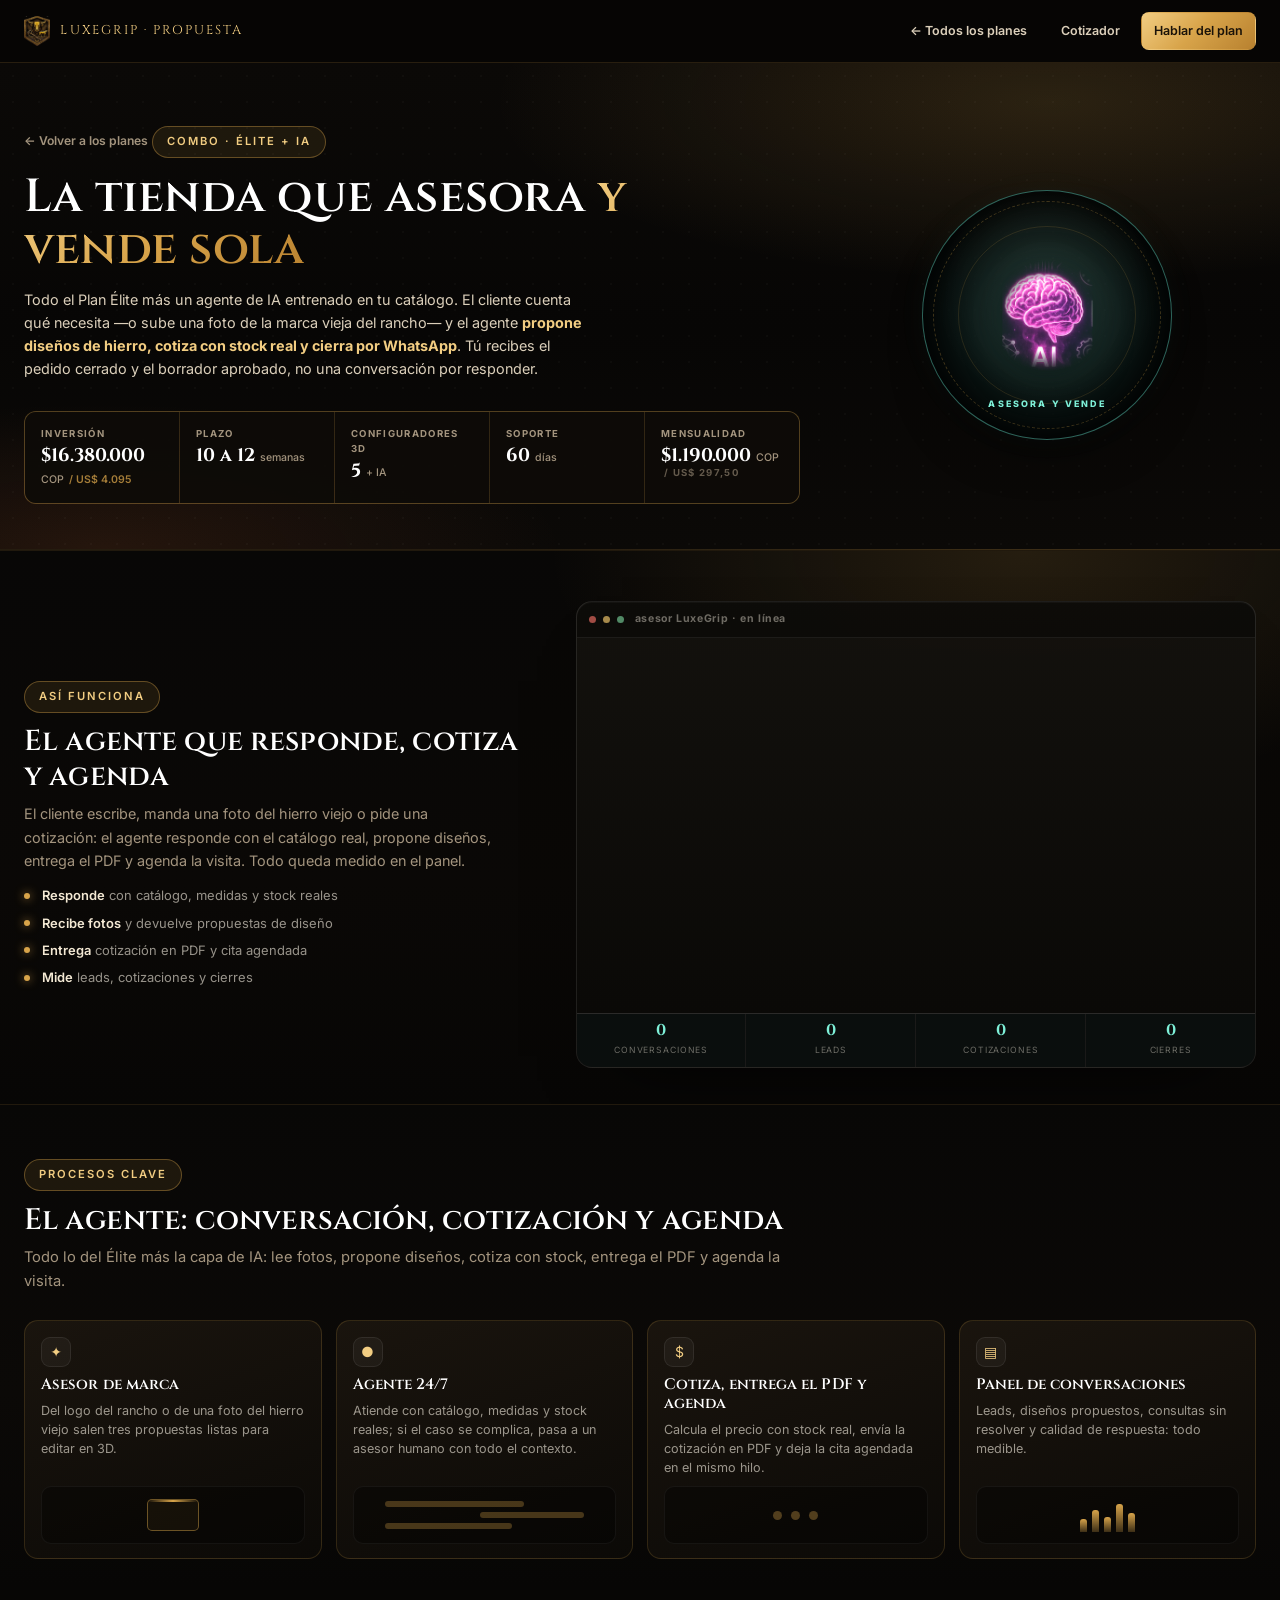
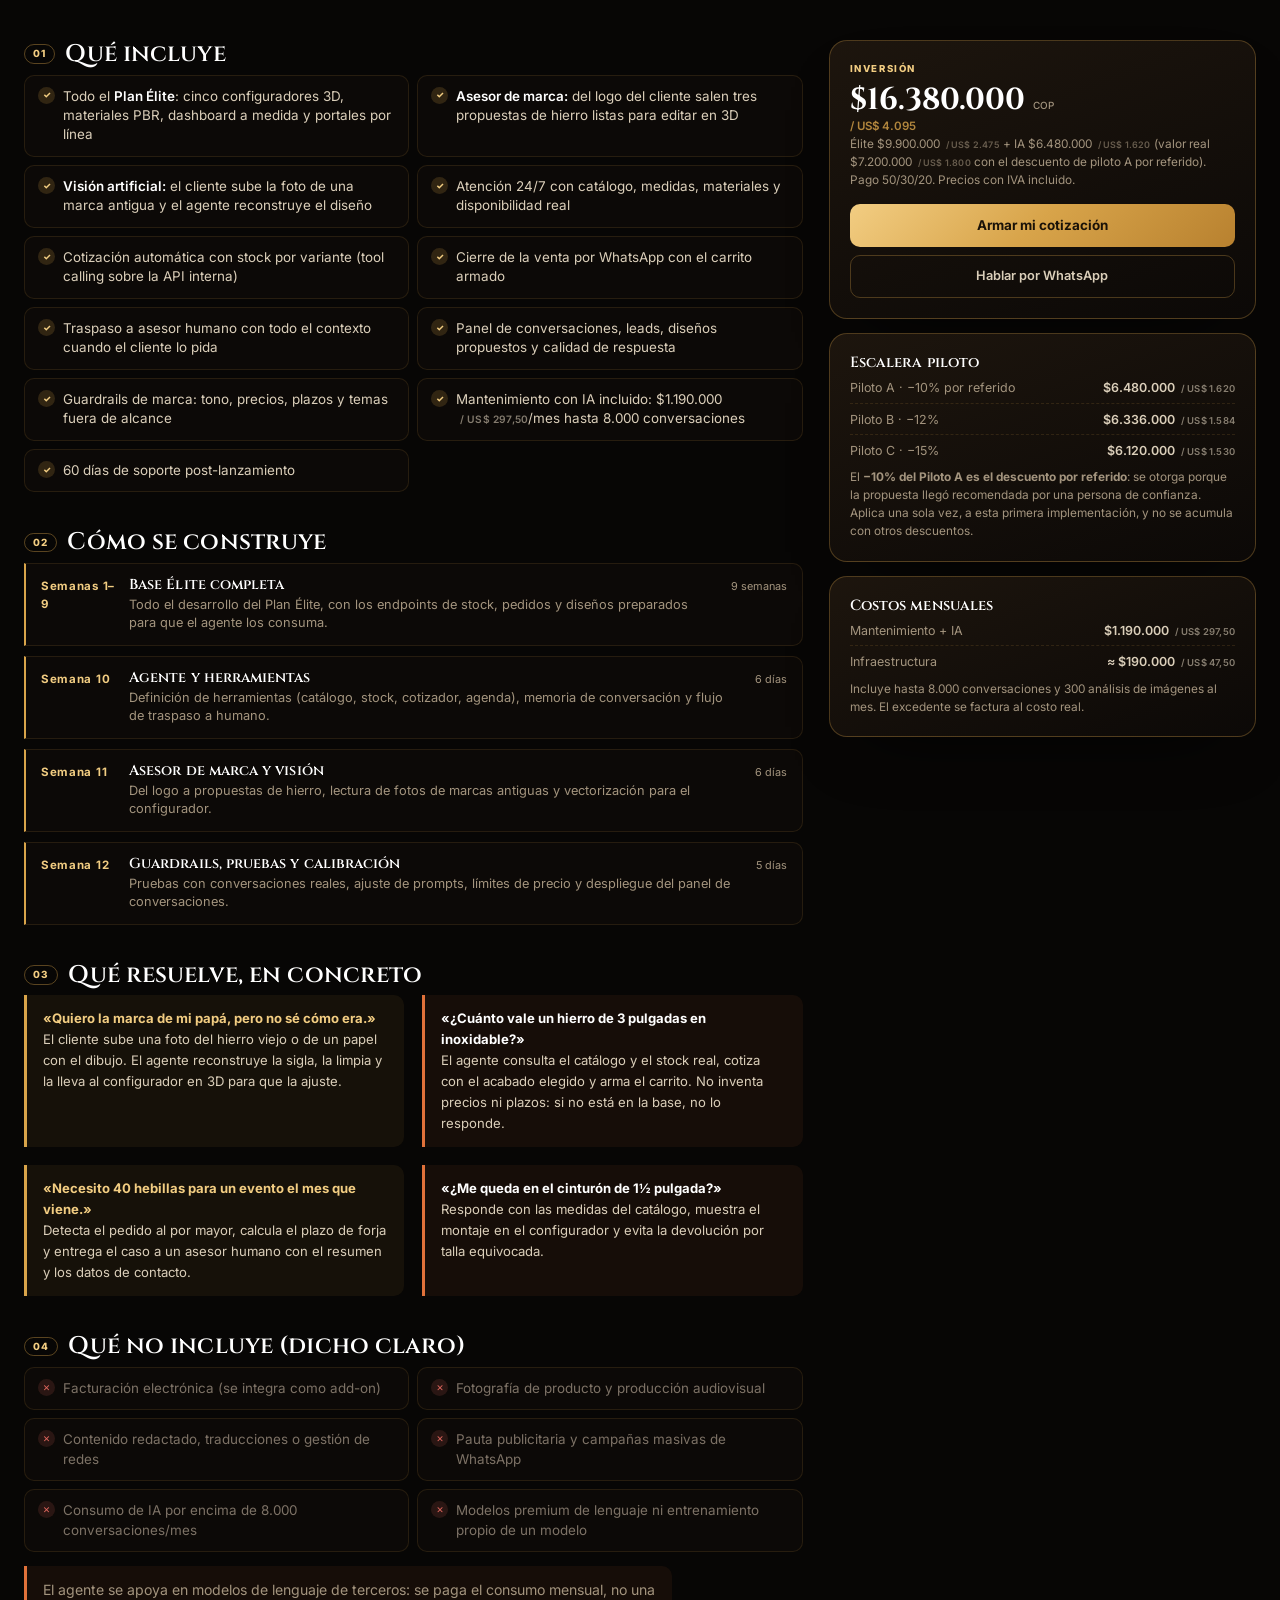
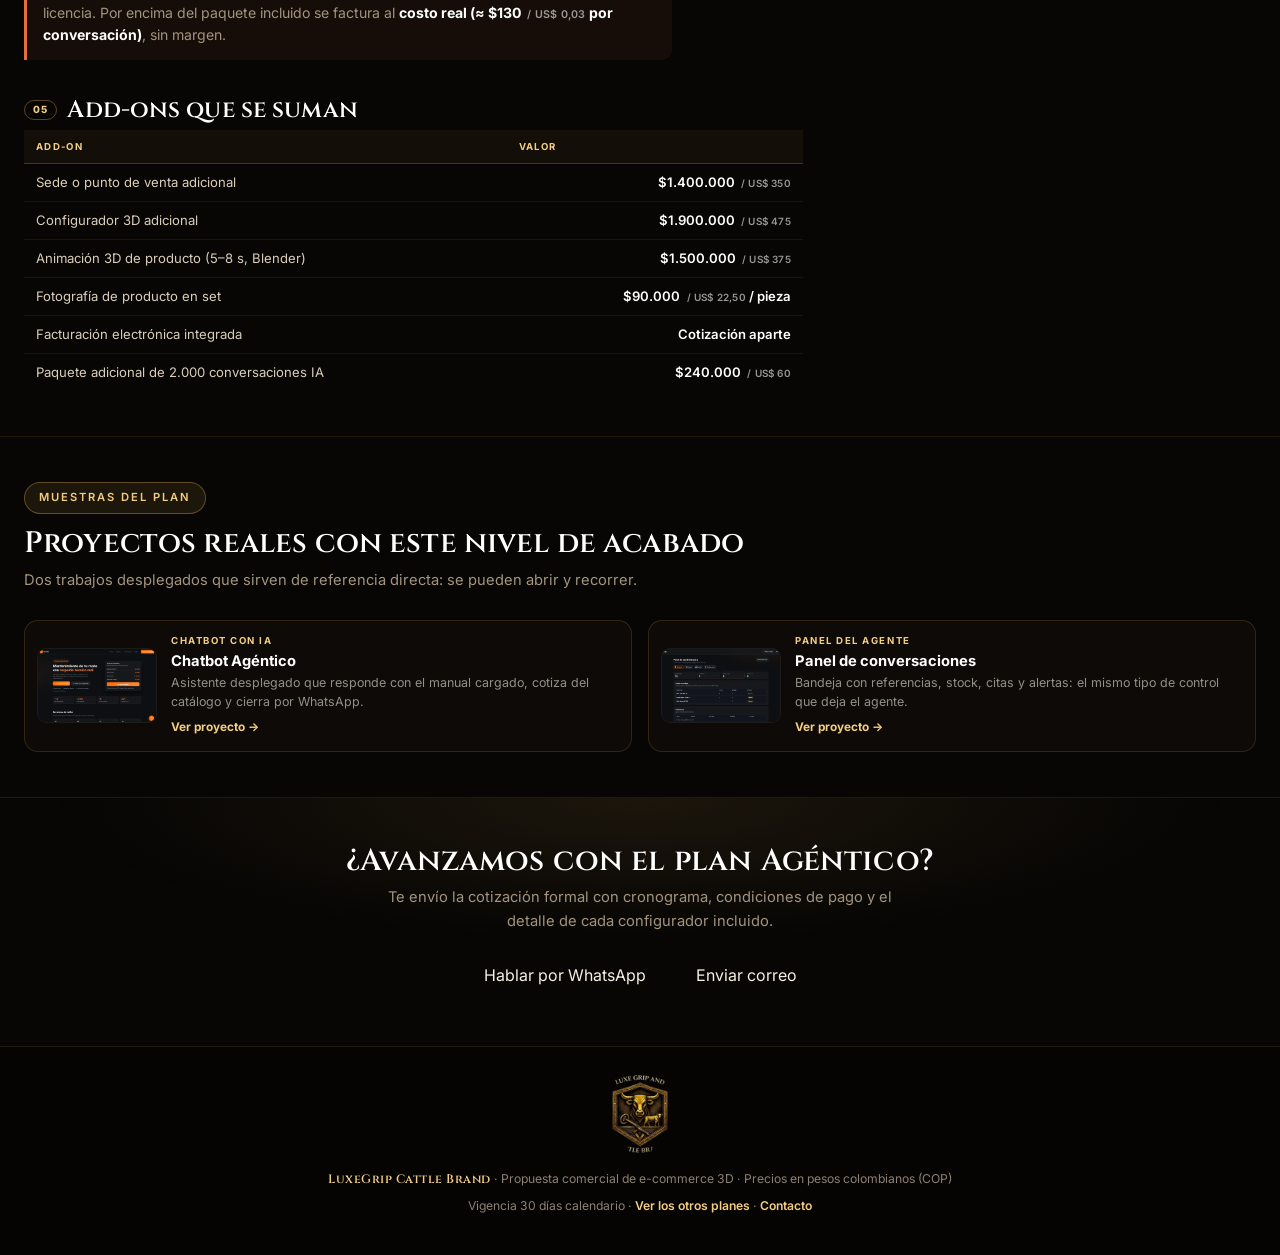
<file: planes/agentico.html>
<!DOCTYPE html>
<html lang="es">
<head>
<meta charset="UTF-8">
<meta name="viewport" content="width=device-width, initial-scale=1.0">
<meta name="theme-color" content="#070605">
<meta name="description" content="Plan Agéntico de la propuesta de e-commerce 3D para LuxeGrip Cattle Brand: Plan Élite más agente de IA que asesora diseños, atiende 24/7, cotiza con stock real y cierra por WhatsApp. $16.380.000 COP.">
<link rel="icon" href="../assets/img/brand/favicon.ico" sizes="any">
<link rel="icon" type="image/png" sizes="32x32" href="../assets/img/brand/favicon-32.png">
<link rel="apple-touch-icon" href="../assets/img/brand/apple-touch-icon.png">
<title>Plan Agéntico · E-commerce 3D + IA | LuxeGrip Cattle Brand</title>
<link rel="preconnect" href="https://fonts.googleapis.com">
<link rel="preconnect" href="https://fonts.gstatic.com" crossorigin>
<link href="https://fonts.googleapis.com/css2?family=Cinzel:wght@500;600;700&family=Inter:wght@300;400;500;600;700;800&display=swap" rel="stylesheet">
<link rel="stylesheet" href="../css/styles.css?v=usd01">
<link rel="stylesheet" href="../css/plan.css?v=logo01">
<link rel="stylesheet" href="../css/plan-detalle.css?v=155307">
<link rel="stylesheet" href="../css/plan-demo.css?v=160756">
</head>
<body class="plan-page">

<canvas id="embers" class="embers" data-tint="126,240,216" aria-hidden="true"></canvas>

<header class="plan-top">
  <div class="wrap">
    <a class="plan-brand" href="../index.html#inicio">
      <img src="../assets/img/brand/escudo-luxegrip.png" alt="" width="113" height="128" decoding="async">
      LuxeGrip · Propuesta
    </a>
    <nav>
      <a href="../index.html#planes">← Todos los planes</a>
      <a href="../index.html#cotizador">Cotizador</a>
      <a class="solid" href="https://wa.me/573177366474?text=Hola%2C%20quiero%20hablar%20del%20Plan%20Ag%C3%A9ntico%20para%20LuxeGrip">Hablar del plan</a>
    </nav>
  </div>
</header>

<section class="plan-hero" style="--accent:#7ef0d8;--accent-soft:rgba(95,216,196,.28);--accent-line:rgba(95,216,196,.45)">
  <div class="wrap">
    <div class="hero-grid">
      <div class="hero-copy">

    <a class="back" href="../index.html#planes">← Volver a los planes</a>
    <span class="sec-tag">Combo · Élite + IA</span>
    <h1>La tienda que asesora <span class="grad">y vende sola</span></h1>
    <p class="sub">Todo el Plan Élite más un agente de IA entrenado en tu catálogo. El cliente cuenta qué necesita —o sube una foto de la marca vieja del rancho— y el agente <strong>propone diseños de hierro, cotiza con stock real y cierra por WhatsApp</strong>. Tú recibes el pedido cerrado y el borrador aprobado, no una conversación por responder.</p>

    <div class="plan-facts">
      <div><span>Inversión</span><b>$16.380.000 <small>COP</small> <em class="usd">/ US$ 4.095</em></b></div>
      <div><span>Plazo</span><b>10 a 12 <small>semanas</small></b></div>
      <div><span>Configuradores 3D</span><b>5 <small>+ IA</small></b></div>
      <div><span>Soporte</span><b>60 <small>días</small></b></div>
      <div><span>Mensualidad</span><b>$1.190.000 <small>COP</small> <span class="usd-inline">/ US$ 297,50</span></b></div>
    </div>
      </div>
      <div class="hero-visual reveal">
        <div class="seal">
          <span class="seal-ring"></span><span class="seal-ring two"></span>
          <span class="seal-icon"><img src="../assets/img/planes/icon-agentico.png" alt="" width="256" height="256" decoding="async"></span>
          <span class="seal-tag">Asesora y vende</span>
          <i class="spark s1"></i><i class="spark s2"></i><i class="spark s3"></i><i class="spark s4"></i>
        </div>
      </div>
    </div>
  </div>
</section>

<section class="demo-band">
  <div class="wrap demo-grid">
    <div class="demo-copy">
      <span class="sec-tag">Así funciona</span>
      <h2 class="reveal">El agente que responde, cotiza y agenda</h2>
      <p class="reveal">El cliente escribe, manda una foto del hierro viejo o pide una cotización: el agente responde con el catálogo real, propone diseños, entrega el PDF y agenda la visita. Todo queda medido en el panel.</p>
      <ul class="demo-list reveal">
          <li><b>Responde</b> con catálogo, medidas y stock reales</li>
          <li><b>Recibe fotos</b> y devuelve propuestas de diseño</li>
          <li><b>Entrega</b> cotización en PDF y cita agendada</li>
          <li><b>Mide</b> leads, cotizaciones y cierres</li>
      </ul>
    </div>
    <div class="demo-visual reveal">
      <div class="mock mock-chat" id="chatDemo">
        <div class="mock-top"><i></i><i></i><i></i><em>asesor LuxeGrip · en línea</em></div>
        <div class="mc-flow">
          <div class="bubble user">Quiero la marca de mi papá, pero no sé cómo era.<span class="mc-att"><svg viewBox="0 0 24 24" aria-hidden="true" fill="none" stroke="currentColor" stroke-width="1.8" stroke-linecap="round"><path d="M17 8.5V15a5 5 0 0 1-10 0V7.5a3 3 0 0 1 6 0V15a1.5 1.5 0 0 1-3 0V9"/></svg> foto.jpg</span></div>
          <div class="bubble bot">Leí la foto: es una «A» abierta con herradura. Te armo tres propuestas para verlas en 3D.</div>
          <div class="bubble bot"><span class="mc-thumbs"><i></i><i></i><i></i></span>3 propuestas listas · toca una para editarla</div>
          <div class="bubble bot"><span class="mc-file"><svg viewBox="0 0 24 24" aria-hidden="true" fill="none" stroke="currentColor" stroke-width="1.7" stroke-linejoin="round"><path d="M14 3H7a2 2 0 0 0-2 2v14a2 2 0 0 0 2 2h10a2 2 0 0 0 2-2V8z"/><path d="M14 3v5h5"/><path d="M9 13h6M9 16h4"/></svg><span><b>Cotización-JR.pdf</b><em>PDF · 240 KB</em></span></span></div>
          <div class="bubble user">¿Me lo muestra el viernes?</div>
          <div class="bubble bot">Agendado para el viernes 10:30. Te llega el recordatorio al WhatsApp.</div>
          <div class="mc-agenda"><b>Viernes · 10:30</b><span>Visita al taller</span></div>
        </div>
        <div class="mc-metrics">
          <div><b data-count="128">0</b><span>conversaciones</span></div>
          <div><b data-count="34">0</b><span>leads</span></div>
          <div><b data-count="21">0</b><span>cotizaciones</span></div>
          <div><b data-count="9">0</b><span>cierres</span></div>
        </div>
      </div>
    </div>
  </div>
</section>


<section class="proc-band">
  <div class="wrap">
    <div class="proc-head">
      <span class="sec-tag">Procesos clave</span>
      <h2 class="reveal">El agente: conversación, cotización y agenda</h2>
      <p class="reveal">Todo lo del Élite más la capa de IA: lee fotos, propone diseños, cotiza con stock, entrega el PDF y agenda la visita.</p>
    </div>
    <div class="proc-grid">
      <article class="proc-card reveal">
        <div class="proc-ico">✦</div>
        <h3>Asesor de marca</h3>
        <p>Del logo del rancho o de una foto del hierro viejo salen tres propuestas listas para editar en 3D.</p>
        <div class="mini"><div class="mini-scan"></div></div>
      </article>
      <article class="proc-card reveal">
        <div class="proc-ico">●</div>
        <h3>Agente 24/7</h3>
        <p>Atiende con catálogo, medidas y stock reales; si el caso se complica, pasa a un asesor humano con todo el contexto.</p>
        <div class="mini"><div class="mini-chat"><i></i><i></i><i></i></div></div>
      </article>
      <article class="proc-card reveal">
        <div class="proc-ico">$</div>
        <h3>Cotiza, entrega el PDF y agenda</h3>
        <p>Calcula el precio con stock real, envía la cotización en PDF y deja la cita agendada en el mismo hilo.</p>
        <div class="mini"><div class="mini-pay"><i></i><i></i><i></i></div></div>
      </article>
      <article class="proc-card reveal">
        <div class="proc-ico">▤</div>
        <h3>Panel de conversaciones</h3>
        <p>Leads, diseños propuestos, consultas sin resolver y calidad de respuesta: todo medible.</p>
        <div class="mini"><div class="mini-bars"><span></span><span></span><span></span><span></span><span></span></div></div>
      </article>
    </div>
  </div>
</section>


<section class="plan-main">
  <div class="wrap">
    <div class="plan-grid">
      <div>

        <div class="blk reveal">
          <h2><span class="n">01</span>Qué incluye</h2>
          <ul class="chk">
            <li>Todo el <strong>Plan Élite</strong>: cinco configuradores 3D, materiales PBR, dashboard a medida y portales por línea</li>
            <li><strong>Asesor de marca:</strong> del logo del cliente salen tres propuestas de hierro listas para editar en 3D</li>
            <li><strong>Visión artificial:</strong> el cliente sube la foto de una marca antigua y el agente reconstruye el diseño</li>
            <li>Atención 24/7 con catálogo, medidas, materiales y disponibilidad real</li>
            <li>Cotización automática con stock por variante (tool calling sobre la API interna)</li>
            <li>Cierre de la venta por WhatsApp con el carrito armado</li>
            <li>Traspaso a asesor humano con todo el contexto cuando el cliente lo pida</li>
            <li>Panel de conversaciones, leads, diseños propuestos y calidad de respuesta</li>
            <li>Guardrails de marca: tono, precios, plazos y temas fuera de alcance</li>
            <li>Mantenimiento con IA incluido: $1.190.000 <span class="usd-inline">/ US$ 297,50</span>/mes hasta 8.000 conversaciones</li>
            <li>60 días de soporte post-lanzamiento</li>
          </ul>
        </div>

        <div class="blk reveal">
          <h2><span class="n">02</span>Cómo se construye</h2>
          <ol class="phases">
            <li>
              <span class="w">Semanas 1–9</span>
              <div>
                <h4>Base Élite completa</h4>
                <p>Todo el desarrollo del Plan Élite, con los endpoints de stock, pedidos y diseños preparados para que el agente los consuma.</p>
              </div>
              <span class="d">9 semanas</span>
            </li>
            <li>
              <span class="w">Semana 10</span>
              <div>
                <h4>Agente y herramientas</h4>
                <p>Definición de herramientas (catálogo, stock, cotizador, agenda), memoria de conversación y flujo de traspaso a humano.</p>
              </div>
              <span class="d">6 días</span>
            </li>
            <li>
              <span class="w">Semana 11</span>
              <div>
                <h4>Asesor de marca y visión</h4>
                <p>Del logo a propuestas de hierro, lectura de fotos de marcas antiguas y vectorización para el configurador.</p>
              </div>
              <span class="d">6 días</span>
            </li>
            <li>
              <span class="w">Semana 12</span>
              <div>
                <h4>Guardrails, pruebas y calibración</h4>
                <p>Pruebas con conversaciones reales, ajuste de prompts, límites de precio y despliegue del panel de conversaciones.</p>
              </div>
              <span class="d">5 días</span>
            </li>
          </ol>
        </div>

        <div class="blk reveal">
          <h2><span class="n">03</span>Qué resuelve, en concreto</h2>
          <div class="row2">
            <div class="note gold">
              <strong>«Quiero la marca de mi papá, pero no sé cómo era.»</strong><br>
              El cliente sube una foto del hierro viejo o de un papel con el dibujo. El agente reconstruye la sigla, la limpia y la lleva al configurador en 3D para que la ajuste.
            </div>
            <div class="note">
              <strong>«¿Cuánto vale un hierro de 3 pulgadas en inoxidable?»</strong><br>
              El agente consulta el catálogo y el stock real, cotiza con el acabado elegido y arma el carrito. No inventa precios ni plazos: si no está en la base, no lo responde.
            </div>
            <div class="note gold">
              <strong>«Necesito 40 hebillas para un evento el mes que viene.»</strong><br>
              Detecta el pedido al por mayor, calcula el plazo de forja y entrega el caso a un asesor humano con el resumen y los datos de contacto.
            </div>
            <div class="note">
              <strong>«¿Me queda en el cinturón de 1½ pulgada?»</strong><br>
              Responde con las medidas del catálogo, muestra el montaje en el configurador y evita la devolución por talla equivocada.
            </div>
          </div>
        </div>

        <div class="blk reveal">
          <h2><span class="n">04</span>Qué no incluye (dicho claro)</h2>
          <ul class="chk">
            <li class="no">Facturación electrónica (se integra como add-on)</li>
            <li class="no">Fotografía de producto y producción audiovisual</li>
            <li class="no">Contenido redactado, traducciones o gestión de redes</li>
            <li class="no">Pauta publicitaria y campañas masivas de WhatsApp</li>
            <li class="no">Consumo de IA por encima de 8.000 conversaciones/mes</li>
            <li class="no">Modelos premium de lenguaje ni entrenamiento propio de un modelo</li>
          </ul>
          <p class="note" style="margin-top:14px">El agente se apoya en modelos de lenguaje de terceros: se paga el consumo mensual, no una licencia. Por encima del paquete incluido se factura al <strong>costo real (≈ $130 <span class="usd-inline">/ US$ 0,03</span> por conversación)</strong>, sin margen.</p>
        </div>

        <div class="blk reveal">
          <h2><span class="n">05</span>Add-ons que se suman</h2>
          <table class="tbl">
            <thead><tr><th>Add-on</th><th>Valor</th></tr></thead>
            <tbody>
              <tr><td>Sede o punto de venta adicional</td><td>$1.400.000 <span class="usd-inline">/ US$ 350</span></td></tr>
              <tr><td>Configurador 3D adicional</td><td>$1.900.000 <span class="usd-inline">/ US$ 475</span></td></tr>
              <tr><td>Animación 3D de producto (5–8 s, Blender)</td><td>$1.500.000 <span class="usd-inline">/ US$ 375</span></td></tr>
              <tr><td>Fotografía de producto en set</td><td>$90.000 <span class="usd-inline">/ US$ 22,50</span> / pieza</td></tr>
              <tr><td>Facturación electrónica integrada</td><td>Cotización aparte</td></tr>
              <tr><td>Paquete adicional de 2.000 conversaciones IA</td><td>$240.000 <span class="usd-inline">/ US$ 60</span></td></tr>
            </tbody>
          </table>
        </div>

      </div>

      <aside class="side">
        <div class="side-card reveal">
          <span class="lab">Inversión</span>
          <div class="big">$16.380.000 <small>COP</small> <em class="usd">/ US$ 4.095</em></div>
          <p class="fine">Élite $9.900.000 <span class="usd-inline">/ US$ 2.475</span> + IA $6.480.000 <span class="usd-inline">/ US$ 1.620</span> (valor real $7.200.000 <span class="usd-inline">/ US$ 1.800</span> con el descuento de piloto A por referido). Pago 50/30/20. Precios con IVA incluido.</p>
          <a class="cta" href="../index.html#cotizador">Armar mi cotización</a>
          <a class="ghost" href="https://wa.me/573177366474?text=Hola%2C%20quiero%20el%20Plan%20Ag%C3%A9ntico%20para%20LuxeGrip">Hablar por WhatsApp</a>
        </div>

        <div class="side-card reveal">
          <h4>Escalera piloto</h4>
          <ul class="side-list">
            <li>Piloto A · −10% por referido <b>$6.480.000 <span class="usd-inline">/ US$ 1.620</span></b></li>
            <li>Piloto B · −12% <b>$6.336.000 <span class="usd-inline">/ US$ 1.584</span></b></li>
            <li>Piloto C · −15% <b>$6.120.000 <span class="usd-inline">/ US$ 1.530</span></b></li>
          </ul>
          <p class="fine" style="margin:10px 0 0">El <strong>−10% del Piloto A es el descuento por referido</strong>: se otorga porque la propuesta llegó recomendada por una persona de confianza. Aplica una sola vez, a esta primera implementación, y no se acumula con otros descuentos.</p>
        </div>

        <div class="side-card reveal">
          <h4>Costos mensuales</h4>
          <ul class="side-list">
            <li>Mantenimiento + IA <b>$1.190.000 <span class="usd-inline">/ US$ 297,50</span></b></li>
            <li>Infraestructura <b>≈ $190.000 <span class="usd-inline">/ US$ 47,50</span></b></li>
          </ul>
          <p class="fine" style="margin:10px 0 0">Incluye hasta 8.000 conversaciones y 300 análisis de imágenes al mes. El excedente se factura al costo real.</p>
        </div>
      </aside>
    </div>
  </div>
</section>


<section class="smp-band">
  <div class="wrap">
    <div class="proc-head">
      <span class="sec-tag">Muestras del plan</span>
      <h2 class="reveal">Proyectos reales con este nivel de acabado</h2>
      <p class="reveal">Dos trabajos desplegados que sirven de referencia directa: se pueden abrir y recorrer.</p>
    </div>
    <div class="smp-grid">
      <a class="smp-card reveal" href="https://shoyosb-maker.github.io/chatbot-agentico-/" target="_blank" rel="noopener">
        <span class="smp-img"><img src="../assets/img/portfolio/chatbot-home.webp" alt="" loading="lazy" decoding="async" width="320" height="200"></span>
        <span class="smp-body">
          <span class="smp-cat">Chatbot con IA</span>
          <strong>Chatbot Agéntico</strong>
          <p>Asistente desplegado que responde con el manual cargado, cotiza del catálogo y cierra por WhatsApp.</p>
          <span class="smp-more">Ver proyecto →</span>
        </span>
      </a>
      <a class="smp-card reveal" href="https://shoyosb-maker.github.io/chatbot-agentico-/admin.html" target="_blank" rel="noopener">
        <span class="smp-img"><img src="../assets/img/portfolio/chatbot-dashboard.webp" alt="" loading="lazy" decoding="async" width="320" height="200"></span>
        <span class="smp-body">
          <span class="smp-cat">Panel del agente</span>
          <strong>Panel de conversaciones</strong>
          <p>Bandeja con referencias, stock, citas y alertas: el mismo tipo de control que deja el agente.</p>
          <span class="smp-more">Ver proyecto →</span>
        </span>
      </a>
    </div>
  </div>
</section>

<section class="plan-cta-band">
  <div class="wrap">
    <h2 class="reveal">¿Avanzamos con el plan Agéntico?</h2>
    <p class="reveal">Te envío la cotización formal con cronograma, condiciones de pago y el detalle de cada configurador incluido.</p>
    <div class="cta-btns reveal">
      <a class="cta" href="https://wa.me/573177366474?text=Hola%2C%20quiero%20el%20Plan%20Ag%C3%A9ntico%20para%20LuxeGrip" target="_blank" rel="noopener">Hablar por WhatsApp</a>
      <a class="ghost" href="mailto:shoyosb@gmail.com?subject=Inter%C3%A9s%20Plan%20Agentico">Enviar correo</a>
    </div>
  </div>
</section>

<footer class="plan-foot">
  <div class="wrap">
    <img class="plan-foot-logo" src="../assets/img/brand/logo-luxegrip.png" alt="LuxeGrip Cattle Brand" width="144" height="200" decoding="async">
    <p><strong>LuxeGrip Cattle Brand</strong> · Propuesta comercial de e-commerce 3D · Precios en pesos colombianos (COP)</p>
    <p style="margin-top:6px">Vigencia 30 días calendario · <a href="../index.html#planes">Ver los otros planes</a> · <a href="../index.html#contacto">Contacto</a></p>
  </div>
</footer>

<script src="../js/plan-demo.js?v=160756" defer></script>
<script src="../js/plan-detalle.js?v=153135" defer></script>
</body>
</html>
</file>
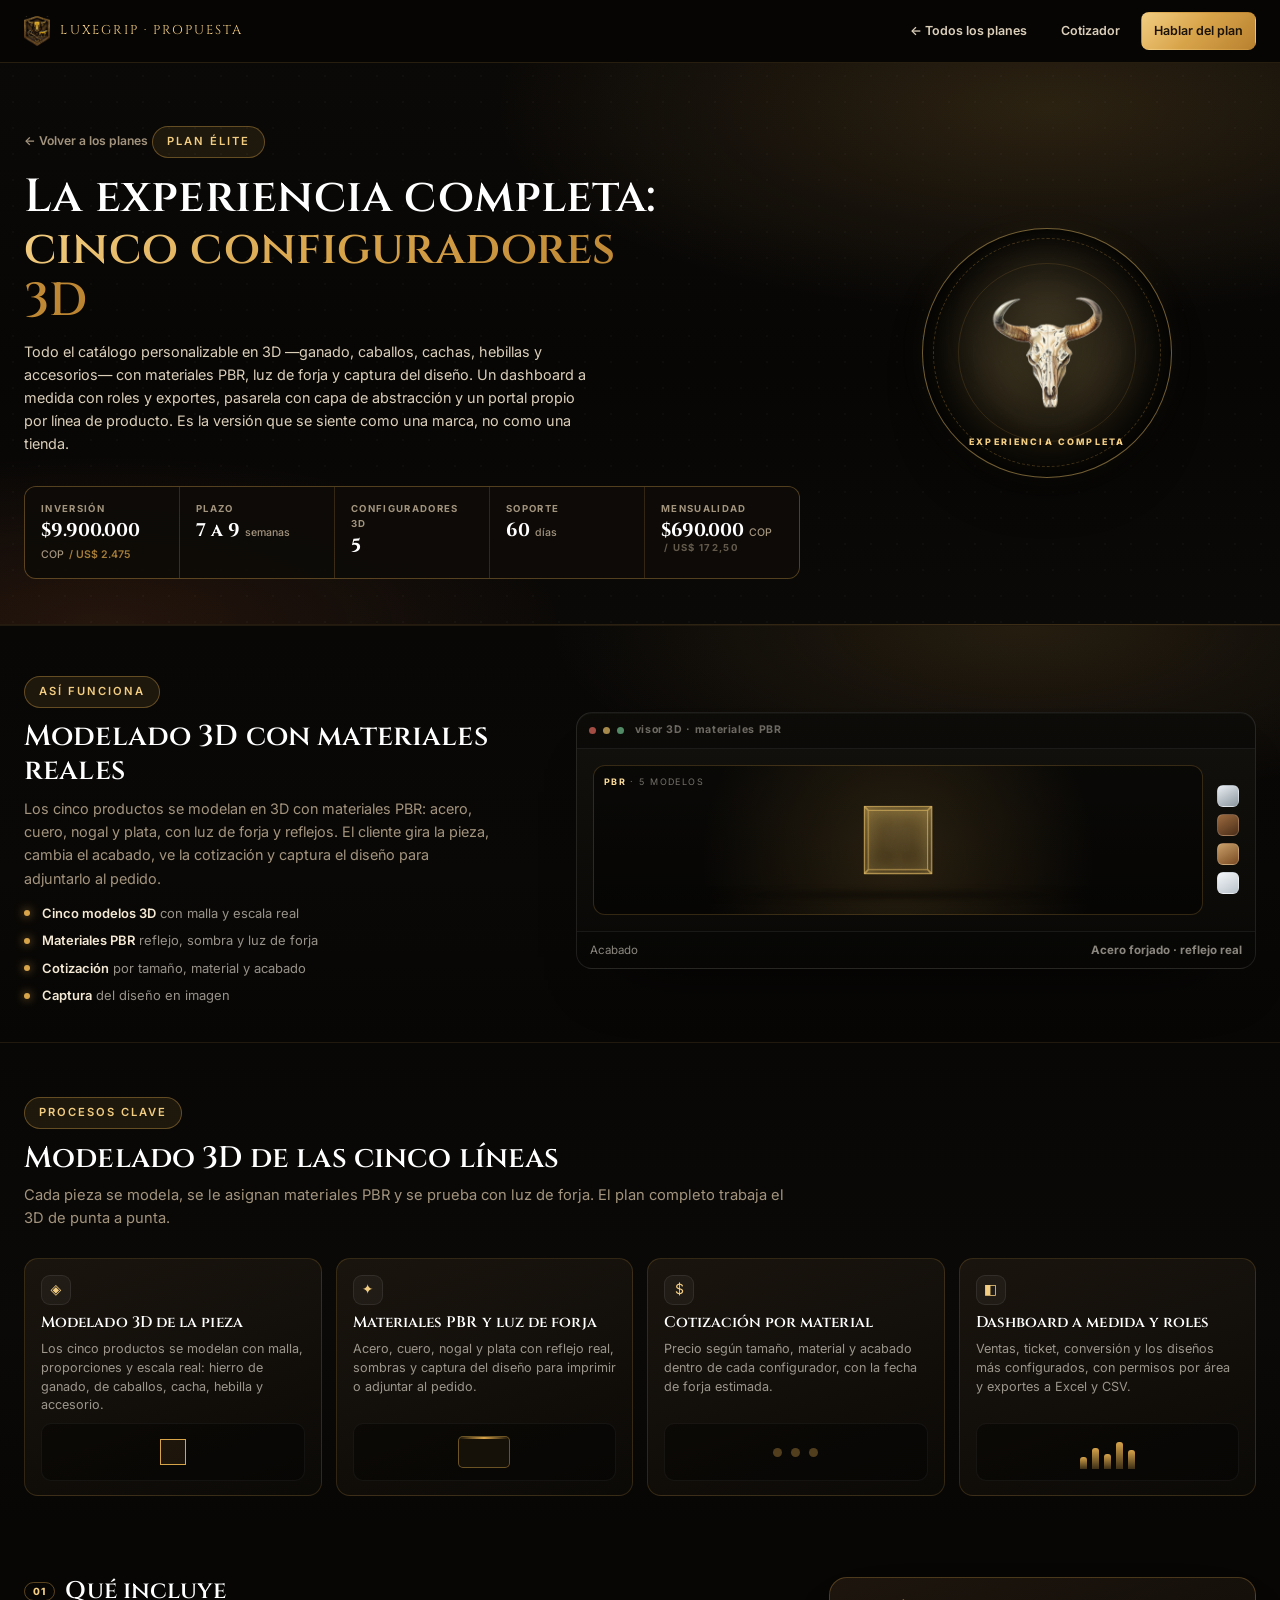
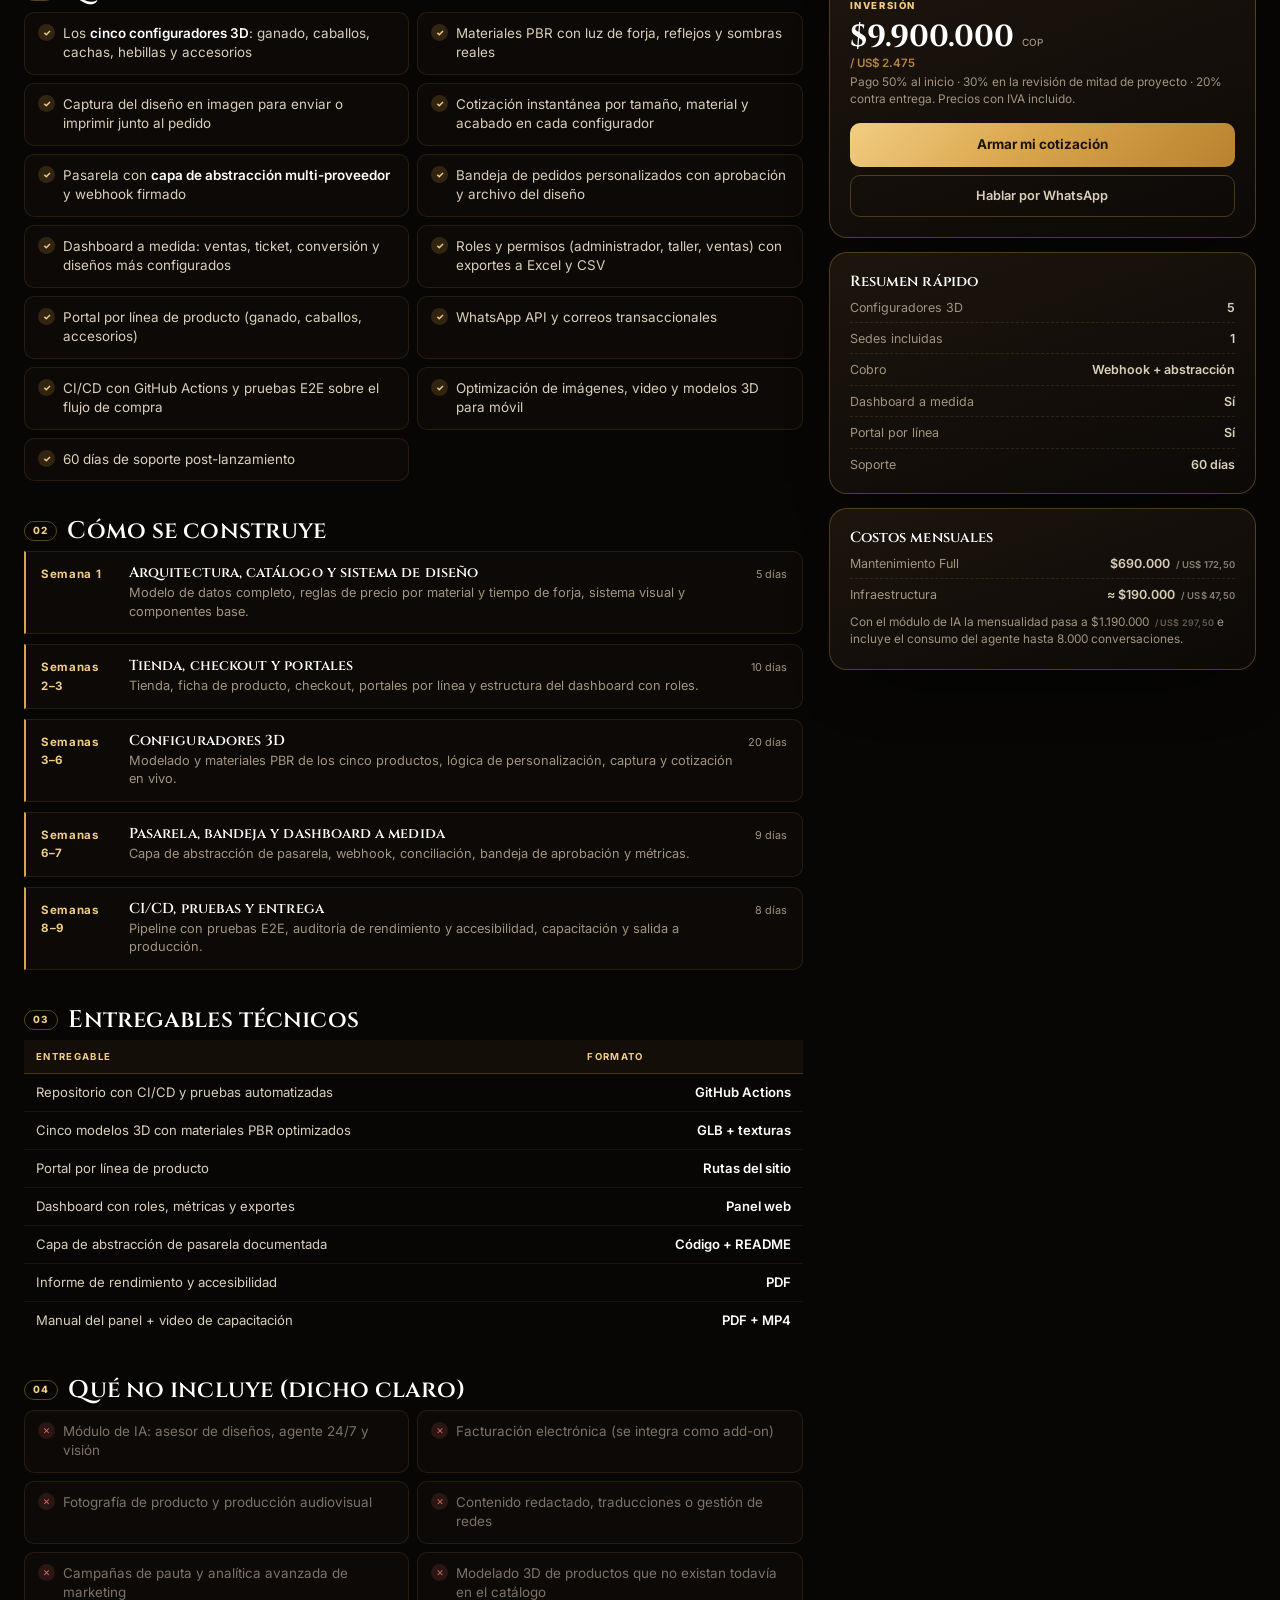
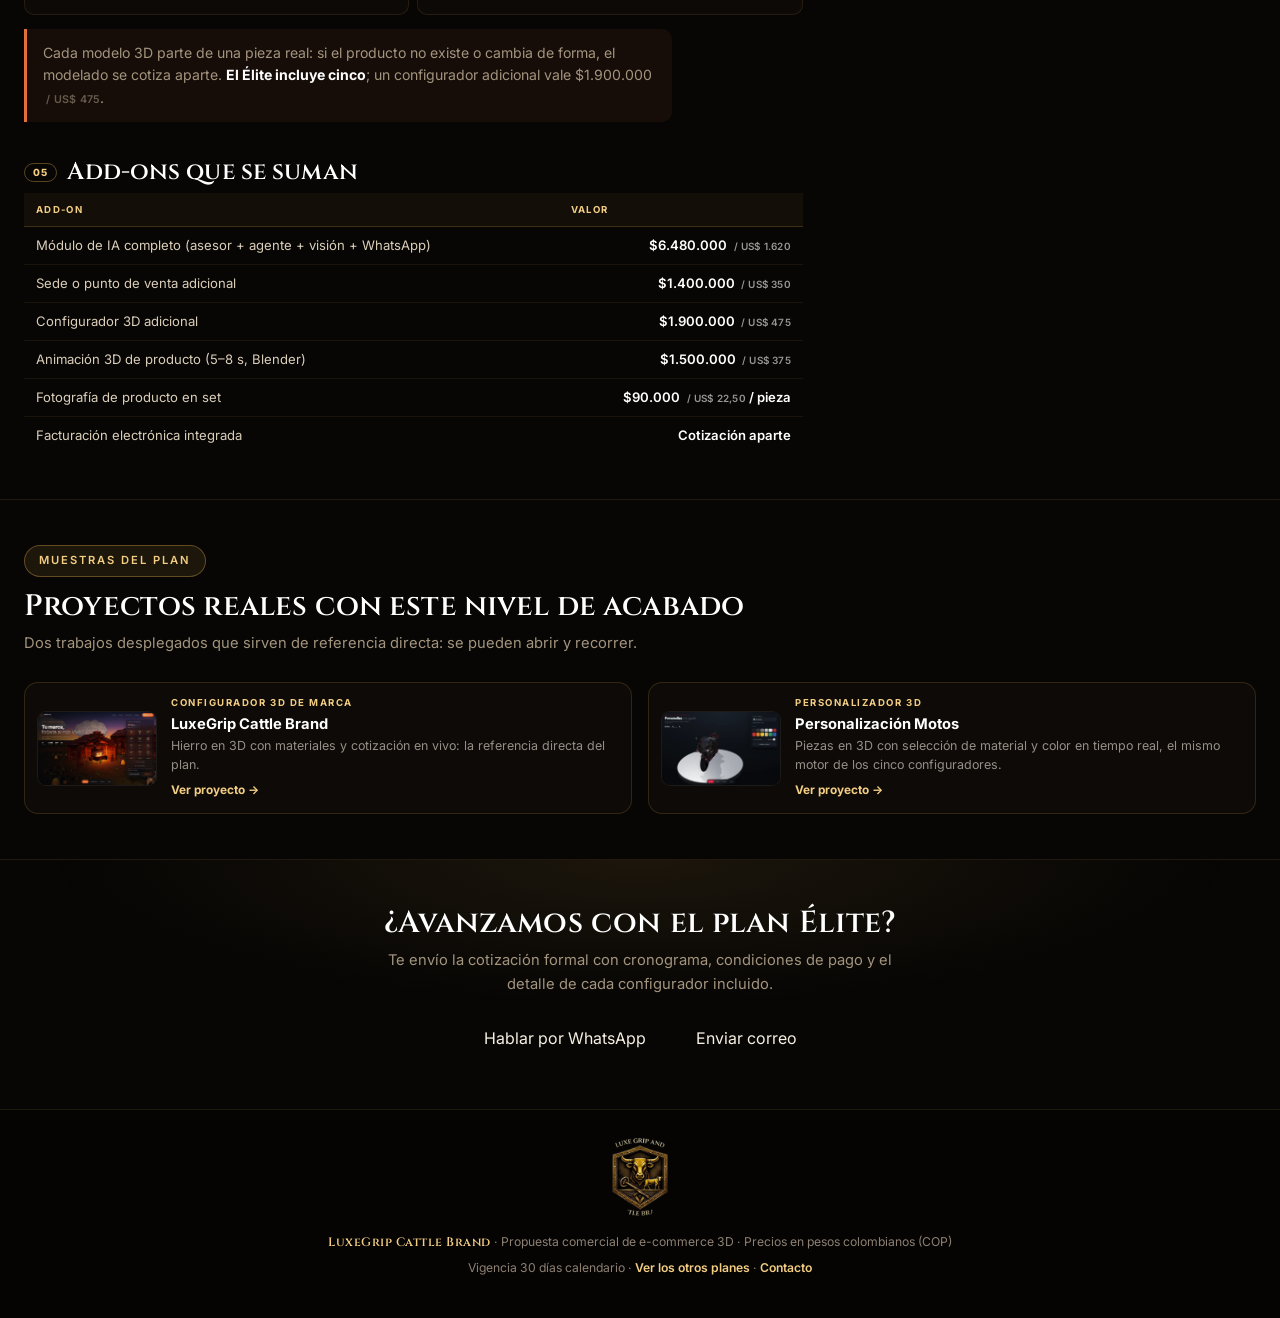
<file: planes/elite.html>
<!DOCTYPE html>
<html lang="es">
<head>
<meta charset="UTF-8">
<meta name="viewport" content="width=device-width, initial-scale=1.0">
<meta name="theme-color" content="#070605">
<meta name="description" content="Plan Élite de la propuesta de e-commerce 3D para LuxeGrip Cattle Brand: cinco configuradores 3D, materiales PBR, dashboard a medida, portales por línea y pasarela multi-proveedor por $9.900.000 COP.">
<link rel="icon" href="../assets/img/brand/favicon.ico" sizes="any">
<link rel="icon" type="image/png" sizes="32x32" href="../assets/img/brand/favicon-32.png">
<link rel="apple-touch-icon" href="../assets/img/brand/apple-touch-icon.png">
<title>Plan Élite · E-commerce 3D | LuxeGrip Cattle Brand</title>
<link rel="preconnect" href="https://fonts.googleapis.com">
<link rel="preconnect" href="https://fonts.gstatic.com" crossorigin>
<link href="https://fonts.googleapis.com/css2?family=Cinzel:wght@500;600;700&family=Inter:wght@300;400;500;600;700;800&display=swap" rel="stylesheet">
<link rel="stylesheet" href="../css/styles.css?v=usd01">
<link rel="stylesheet" href="../css/plan.css?v=logo01">
<link rel="stylesheet" href="../css/plan-detalle.css?v=155307">
<link rel="stylesheet" href="../css/plan-demo.css?v=160756">
</head>
<body class="plan-page">

<canvas id="embers" class="embers" data-tint="242,205,130" aria-hidden="true"></canvas>

<header class="plan-top">
  <div class="wrap">
    <a class="plan-brand" href="../index.html#inicio">
      <img src="../assets/img/brand/escudo-luxegrip.png" alt="" width="113" height="128" decoding="async">
      LuxeGrip · Propuesta
    </a>
    <nav>
      <a href="../index.html#planes">← Todos los planes</a>
      <a href="../index.html#cotizador">Cotizador</a>
      <a class="solid" href="https://wa.me/573177366474?text=Hola%2C%20quiero%20hablar%20del%20Plan%20%C3%89lite%20para%20LuxeGrip">Hablar del plan</a>
    </nav>
  </div>
</header>

<section class="plan-hero" style="--accent:#f2cd82;--accent-soft:rgba(232,193,105,.3);--accent-line:rgba(232,193,105,.48)">
  <div class="wrap">
    <div class="hero-grid">
      <div class="hero-copy">

    <a class="back" href="../index.html#planes">← Volver a los planes</a>
    <span class="sec-tag">Plan Élite</span>
    <h1>La experiencia completa: <span class="grad">cinco configuradores 3D</span></h1>
    <p class="sub">Todo el catálogo personalizable en 3D —ganado, caballos, cachas, hebillas y accesorios— con materiales PBR, luz de forja y captura del diseño. Un dashboard a medida con roles y exportes, pasarela con capa de abstracción y un portal propio por línea de producto. Es la versión que se siente como una marca, no como una tienda.</p>

    <div class="plan-facts">
      <div><span>Inversión</span><b>$9.900.000 <small>COP</small> <em class="usd">/ US$ 2.475</em></b></div>
      <div><span>Plazo</span><b>7 a 9 <small>semanas</small></b></div>
      <div><span>Configuradores 3D</span><b>5</b></div>
      <div><span>Soporte</span><b>60 <small>días</small></b></div>
      <div><span>Mensualidad</span><b>$690.000 <small>COP</small> <span class="usd-inline">/ US$ 172,50</span></b></div>
    </div>
      </div>
      <div class="hero-visual reveal">
        <div class="seal">
          <span class="seal-ring"></span><span class="seal-ring two"></span>
          <span class="seal-icon"><img src="../assets/img/planes/icon-elite.png" alt="" width="256" height="256" decoding="async"></span>
          <span class="seal-tag">Experiencia completa</span>
          <i class="spark s1"></i><i class="spark s2"></i><i class="spark s3"></i><i class="spark s4"></i>
        </div>
      </div>
    </div>
  </div>
</section>

<section class="demo-band">
  <div class="wrap demo-grid">
    <div class="demo-copy">
      <span class="sec-tag">Así funciona</span>
      <h2 class="reveal">Modelado 3D con materiales reales</h2>
      <p class="reveal">Los cinco productos se modelan en 3D con materiales PBR: acero, cuero, nogal y plata, con luz de forja y reflejos. El cliente gira la pieza, cambia el acabado, ve la cotización y captura el diseño para adjuntarlo al pedido.</p>
      <ul class="demo-list reveal">
          <li><b>Cinco modelos 3D</b> con malla y escala real</li>
          <li><b>Materiales PBR</b> reflejo, sombra y luz de forja</li>
          <li><b>Cotización</b> por tamaño, material y acabado</li>
          <li><b>Captura</b> del diseño en imagen</li>
      </ul>
    </div>
    <div class="demo-visual reveal">
      <div class="mock mock-3d">
        <div class="mock-top"><i></i><i></i><i></i><em>visor 3D · materiales PBR</em></div>
        <div class="m3-body">
          <div class="m3-stage">
            <span class="m3-tag"><b>PBR</b> · 5 modelos</span>
            <div class="m3-cube"><i></i><i></i><i></i><i></i><i></i><i></i></div>
          </div>
          <div class="m3-swatches"><i class="sw1"></i><i class="sw2"></i><i class="sw3"></i><i class="sw4"></i></div>
        </div>
        <div class="mock-foot"><span>Acabado</span><b>Acero forjado · reflejo real</b></div>
      </div>
    </div>
  </div>
</section>


<section class="proc-band">
  <div class="wrap">
    <div class="proc-head">
      <span class="sec-tag">Procesos clave</span>
      <h2 class="reveal">Modelado 3D de las cinco líneas</h2>
      <p class="reveal">Cada pieza se modela, se le asignan materiales PBR y se prueba con luz de forja. El plan completo trabaja el 3D de punta a punta.</p>
    </div>
    <div class="proc-grid">
      <article class="proc-card reveal">
        <div class="proc-ico">◈</div>
        <h3>Modelado 3D de la pieza</h3>
        <p>Los cinco productos se modelan con malla, proporciones y escala real: hierro de ganado, de caballos, cacha, hebilla y accesorio.</p>
        <div class="mini"><div class="mini-cube"><i></i><i></i><i></i><i></i><i></i><i></i></div></div>
      </article>
      <article class="proc-card reveal">
        <div class="proc-ico">✦</div>
        <h3>Materiales PBR y luz de forja</h3>
        <p>Acero, cuero, nogal y plata con reflejo real, sombras y captura del diseño para imprimir o adjuntar al pedido.</p>
        <div class="mini"><div class="mini-scan"></div></div>
      </article>
      <article class="proc-card reveal">
        <div class="proc-ico">$</div>
        <h3>Cotización por material</h3>
        <p>Precio según tamaño, material y acabado dentro de cada configurador, con la fecha de forja estimada.</p>
        <div class="mini"><div class="mini-pay"><i></i><i></i><i></i></div></div>
      </article>
      <article class="proc-card reveal">
        <div class="proc-ico">◧</div>
        <h3>Dashboard a medida y roles</h3>
        <p>Ventas, ticket, conversión y los diseños más configurados, con permisos por área y exportes a Excel y CSV.</p>
        <div class="mini"><div class="mini-bars"><span></span><span></span><span></span><span></span><span></span></div></div>
      </article>
    </div>
  </div>
</section>


<section class="plan-main">
  <div class="wrap">
    <div class="plan-grid">
      <div>

        <div class="blk reveal">
          <h2><span class="n">01</span>Qué incluye</h2>
          <ul class="chk">
            <li>Los <strong>cinco configuradores 3D</strong>: ganado, caballos, cachas, hebillas y accesorios</li>
            <li>Materiales PBR con luz de forja, reflejos y sombras reales</li>
            <li>Captura del diseño en imagen para enviar o imprimir junto al pedido</li>
            <li>Cotización instantánea por tamaño, material y acabado en cada configurador</li>
            <li>Pasarela con <strong>capa de abstracción multi-proveedor</strong> y webhook firmado</li>
            <li>Bandeja de pedidos personalizados con aprobación y archivo del diseño</li>
            <li>Dashboard a medida: ventas, ticket, conversión y diseños más configurados</li>
            <li>Roles y permisos (administrador, taller, ventas) con exportes a Excel y CSV</li>
            <li>Portal por línea de producto (ganado, caballos, accesorios)</li>
            <li>WhatsApp API y correos transaccionales</li>
            <li>CI/CD con GitHub Actions y pruebas E2E sobre el flujo de compra</li>
            <li>Optimización de imágenes, video y modelos 3D para móvil</li>
            <li>60 días de soporte post-lanzamiento</li>
          </ul>
        </div>

        <div class="blk reveal">
          <h2><span class="n">02</span>Cómo se construye</h2>
          <ol class="phases">
            <li>
              <span class="w">Semana 1</span>
              <div>
                <h4>Arquitectura, catálogo y sistema de diseño</h4>
                <p>Modelo de datos completo, reglas de precio por material y tiempo de forja, sistema visual y componentes base.</p>
              </div>
              <span class="d">5 días</span>
            </li>
            <li>
              <span class="w">Semanas 2–3</span>
              <div>
                <h4>Tienda, checkout y portales</h4>
                <p>Tienda, ficha de producto, checkout, portales por línea y estructura del dashboard con roles.</p>
              </div>
              <span class="d">10 días</span>
            </li>
            <li>
              <span class="w">Semanas 3–6</span>
              <div>
                <h4>Configuradores 3D</h4>
                <p>Modelado y materiales PBR de los cinco productos, lógica de personalización, captura y cotización en vivo.</p>
              </div>
              <span class="d">20 días</span>
            </li>
            <li>
              <span class="w">Semanas 6–7</span>
              <div>
                <h4>Pasarela, bandeja y dashboard a medida</h4>
                <p>Capa de abstracción de pasarela, webhook, conciliación, bandeja de aprobación y métricas.</p>
              </div>
              <span class="d">9 días</span>
            </li>
            <li>
              <span class="w">Semanas 8–9</span>
              <div>
                <h4>CI/CD, pruebas y entrega</h4>
                <p>Pipeline con pruebas E2E, auditoría de rendimiento y accesibilidad, capacitación y salida a producción.</p>
              </div>
              <span class="d">8 días</span>
            </li>
          </ol>
        </div>

        <div class="blk reveal">
          <h2><span class="n">03</span>Entregables técnicos</h2>
          <table class="tbl">
            <thead><tr><th>Entregable</th><th>Formato</th></tr></thead>
            <tbody>
              <tr><td>Repositorio con CI/CD y pruebas automatizadas</td><td>GitHub Actions</td></tr>
              <tr><td>Cinco modelos 3D con materiales PBR optimizados</td><td>GLB + texturas</td></tr>
              <tr><td>Portal por línea de producto</td><td>Rutas del sitio</td></tr>
              <tr><td>Dashboard con roles, métricas y exportes</td><td>Panel web</td></tr>
              <tr><td>Capa de abstracción de pasarela documentada</td><td>Código + README</td></tr>
              <tr><td>Informe de rendimiento y accesibilidad</td><td>PDF</td></tr>
              <tr><td>Manual del panel + video de capacitación</td><td>PDF + MP4</td></tr>
            </tbody>
          </table>
        </div>

        <div class="blk reveal">
          <h2><span class="n">04</span>Qué no incluye (dicho claro)</h2>
          <ul class="chk">
            <li class="no">Módulo de IA: asesor de diseños, agente 24/7 y visión</li>
            <li class="no">Facturación electrónica (se integra como add-on)</li>
            <li class="no">Fotografía de producto y producción audiovisual</li>
            <li class="no">Contenido redactado, traducciones o gestión de redes</li>
            <li class="no">Campañas de pauta y analítica avanzada de marketing</li>
            <li class="no">Modelado 3D de productos que no existan todavía en el catálogo</li>
          </ul>
          <p class="note" style="margin-top:14px">Cada modelo 3D parte de una pieza real: si el producto no existe o cambia de forma, el modelado se cotiza aparte. <strong>El Élite incluye cinco</strong>; un configurador adicional vale $1.900.000 <span class="usd-inline">/ US$ 475</span>.</p>
        </div>

        <div class="blk reveal">
          <h2><span class="n">05</span>Add-ons que se suman</h2>
          <table class="tbl">
            <thead><tr><th>Add-on</th><th>Valor</th></tr></thead>
            <tbody>
              <tr><td>Módulo de IA completo (asesor + agente + visión + WhatsApp)</td><td>$6.480.000 <span class="usd-inline">/ US$ 1.620</span></td></tr>
              <tr><td>Sede o punto de venta adicional</td><td>$1.400.000 <span class="usd-inline">/ US$ 350</span></td></tr>
              <tr><td>Configurador 3D adicional</td><td>$1.900.000 <span class="usd-inline">/ US$ 475</span></td></tr>
              <tr><td>Animación 3D de producto (5–8 s, Blender)</td><td>$1.500.000 <span class="usd-inline">/ US$ 375</span></td></tr>
              <tr><td>Fotografía de producto en set</td><td>$90.000 <span class="usd-inline">/ US$ 22,50</span> / pieza</td></tr>
              <tr><td>Facturación electrónica integrada</td><td>Cotización aparte</td></tr>
            </tbody>
          </table>
        </div>

      </div>

      <aside class="side">
        <div class="side-card reveal">
          <span class="lab">Inversión</span>
          <div class="big">$9.900.000 <small>COP</small> <em class="usd">/ US$ 2.475</em></div>
          <p class="fine">Pago 50% al inicio · 30% en la revisión de mitad de proyecto · 20% contra entrega. Precios con IVA incluido.</p>
          <a class="cta" href="../index.html#cotizador">Armar mi cotización</a>
          <a class="ghost" href="https://wa.me/573177366474?text=Hola%2C%20quiero%20el%20Plan%20%C3%89lite%20para%20LuxeGrip">Hablar por WhatsApp</a>
        </div>

        <div class="side-card reveal">
          <h4>Resumen rápido</h4>
          <ul class="side-list">
            <li>Configuradores 3D <b>5</b></li>
            <li>Sedes incluidas <b>1</b></li>
            <li>Cobro <b>Webhook + abstracción</b></li>
            <li>Dashboard a medida <b>Sí</b></li>
            <li>Portal por línea <b>Sí</b></li>
            <li>Soporte <b>60 días</b></li>
          </ul>
        </div>

        <div class="side-card reveal">
          <h4>Costos mensuales</h4>
          <ul class="side-list">
            <li>Mantenimiento Full <b>$690.000 <span class="usd-inline">/ US$ 172,50</span></b></li>
            <li>Infraestructura <b>≈ $190.000 <span class="usd-inline">/ US$ 47,50</span></b></li>
          </ul>
          <p class="fine" style="margin:10px 0 0">Con el módulo de IA la mensualidad pasa a $1.190.000 <span class="usd-inline">/ US$ 297,50</span> e incluye el consumo del agente hasta 8.000 conversaciones.</p>
        </div>
      </aside>
    </div>
  </div>
</section>


<section class="smp-band">
  <div class="wrap">
    <div class="proc-head">
      <span class="sec-tag">Muestras del plan</span>
      <h2 class="reveal">Proyectos reales con este nivel de acabado</h2>
      <p class="reveal">Dos trabajos desplegados que sirven de referencia directa: se pueden abrir y recorrer.</p>
    </div>
    <div class="smp-grid">
      <a class="smp-card reveal" href="https://shoyosb-maker.github.io/luxegripcattlebrand/" target="_blank" rel="noopener">
        <span class="smp-img"><img src="../assets/img/portfolio/luxegrip.webp" alt="" loading="lazy" decoding="async" width="320" height="200"></span>
        <span class="smp-body">
          <span class="smp-cat">Configurador 3D de marca</span>
          <strong>LuxeGrip Cattle Brand</strong>
          <p>Hierro en 3D con materiales y cotización en vivo: la referencia directa del plan.</p>
          <span class="smp-more">Ver proyecto →</span>
        </span>
      </a>
      <a class="smp-card reveal" href="https://shoyosb-maker.github.io/propuesta-personalizaci-n-motos/" target="_blank" rel="noopener">
        <span class="smp-img"><img src="../assets/img/portfolio/propuesta-motos.webp" alt="" loading="lazy" decoding="async" width="320" height="200"></span>
        <span class="smp-body">
          <span class="smp-cat">Personalizador 3D</span>
          <strong>Personalización Motos</strong>
          <p>Piezas en 3D con selección de material y color en tiempo real, el mismo motor de los cinco configuradores.</p>
          <span class="smp-more">Ver proyecto →</span>
        </span>
      </a>
    </div>
  </div>
</section>

<section class="plan-cta-band">
  <div class="wrap">
    <h2 class="reveal">¿Avanzamos con el plan Élite?</h2>
    <p class="reveal">Te envío la cotización formal con cronograma, condiciones de pago y el detalle de cada configurador incluido.</p>
    <div class="cta-btns reveal">
      <a class="cta" href="https://wa.me/573177366474?text=Hola%2C%20quiero%20el%20Plan%20%C3%89lite%20para%20LuxeGrip" target="_blank" rel="noopener">Hablar por WhatsApp</a>
      <a class="ghost" href="mailto:shoyosb@gmail.com?subject=Inter%C3%A9s%20Plan%20Elite">Enviar correo</a>
    </div>
  </div>
</section>

<footer class="plan-foot">
  <div class="wrap">
    <img class="plan-foot-logo" src="../assets/img/brand/logo-luxegrip.png" alt="LuxeGrip Cattle Brand" width="144" height="200" decoding="async">
    <p><strong>LuxeGrip Cattle Brand</strong> · Propuesta comercial de e-commerce 3D · Precios en pesos colombianos (COP)</p>
    <p style="margin-top:6px">Vigencia 30 días calendario · <a href="../index.html#planes">Ver los otros planes</a> · <a href="../index.html#contacto">Contacto</a></p>
  </div>
</footer>

<script src="../js/plan-detalle.js?v=153135" defer></script>
</body>
</html>
</file>
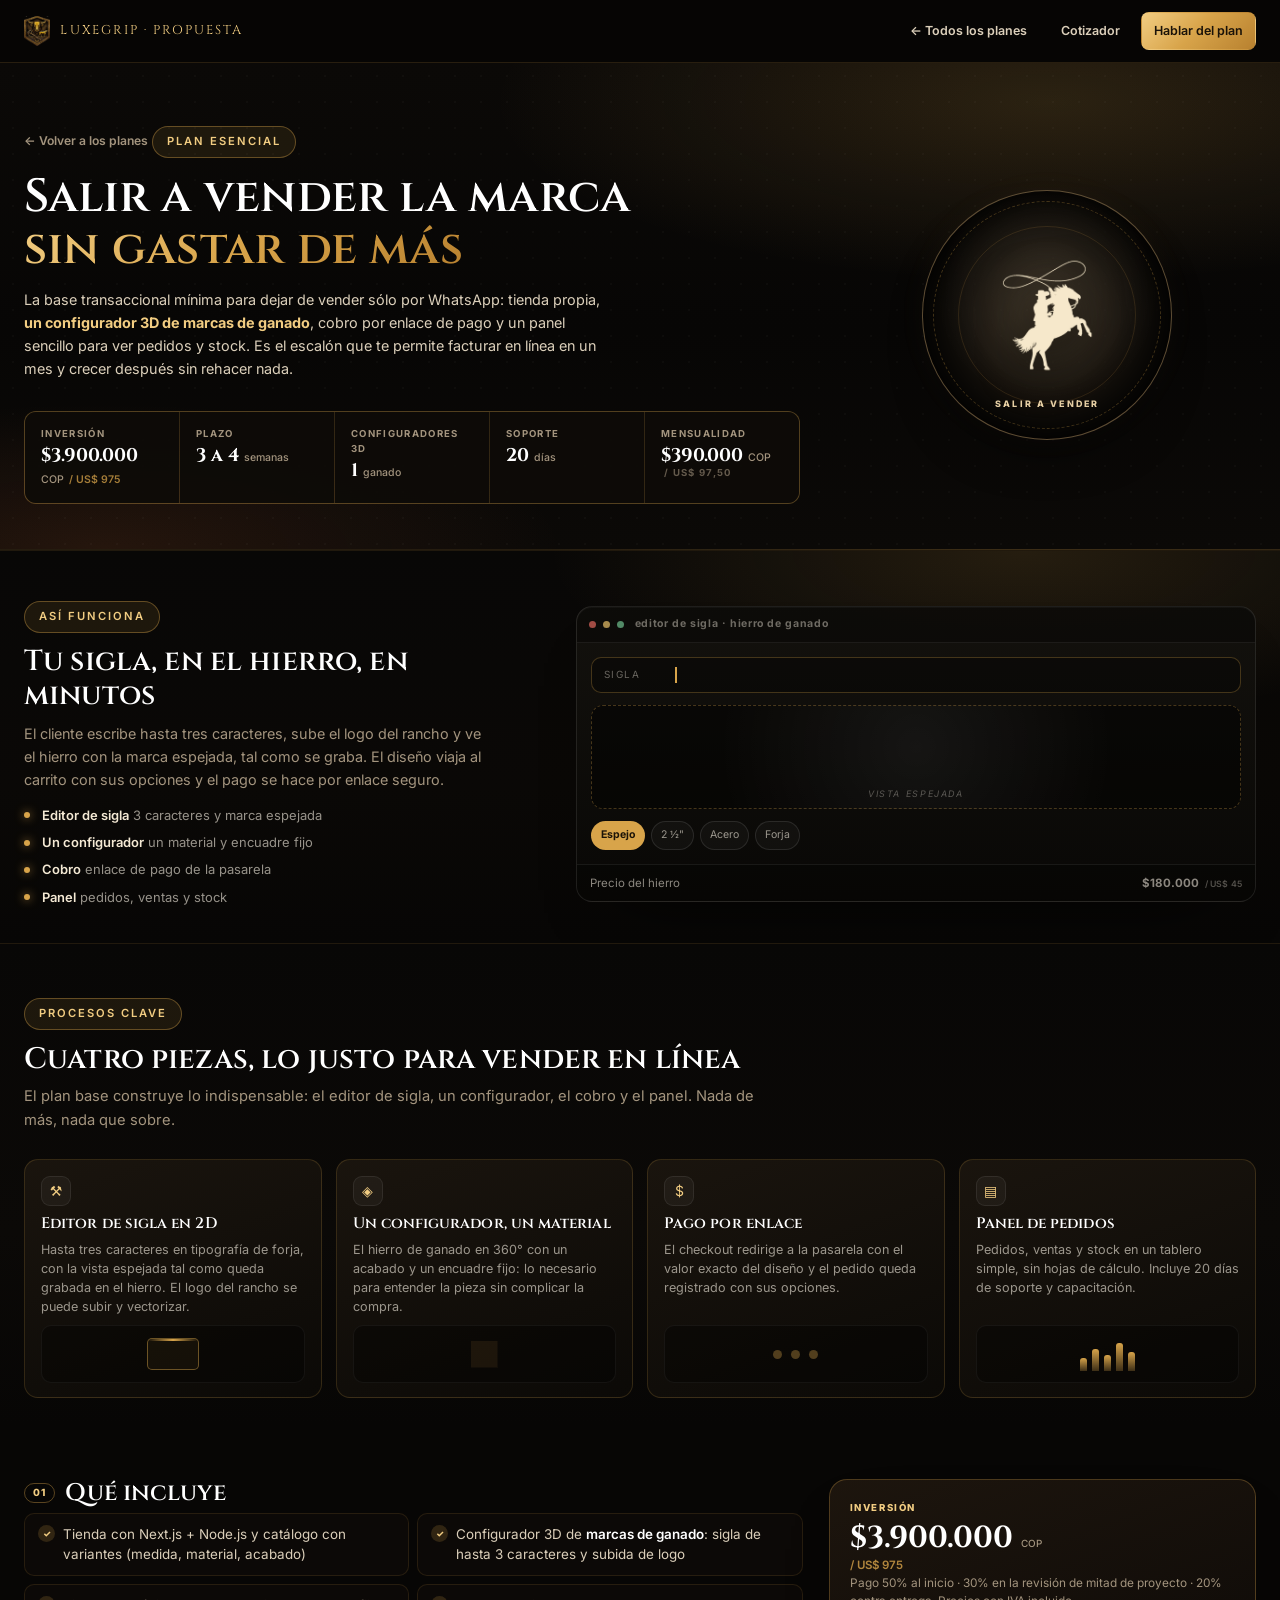
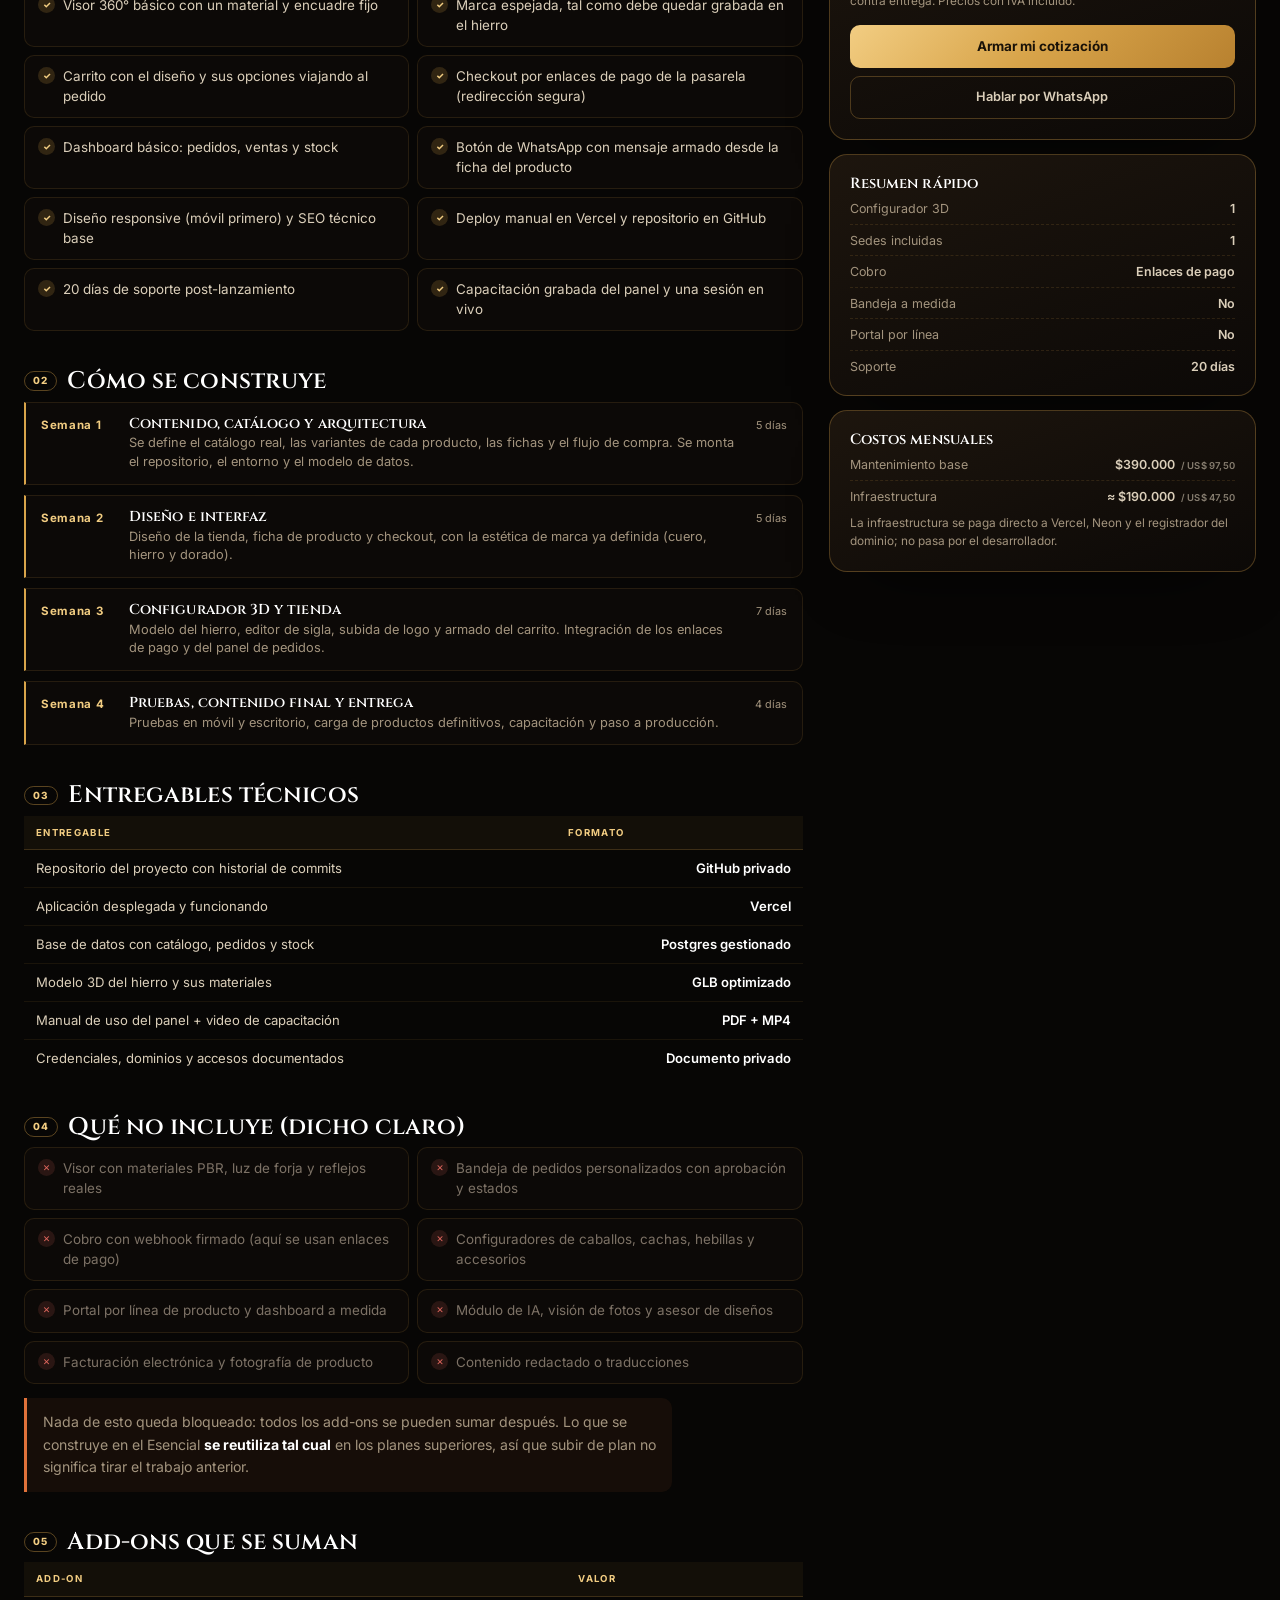
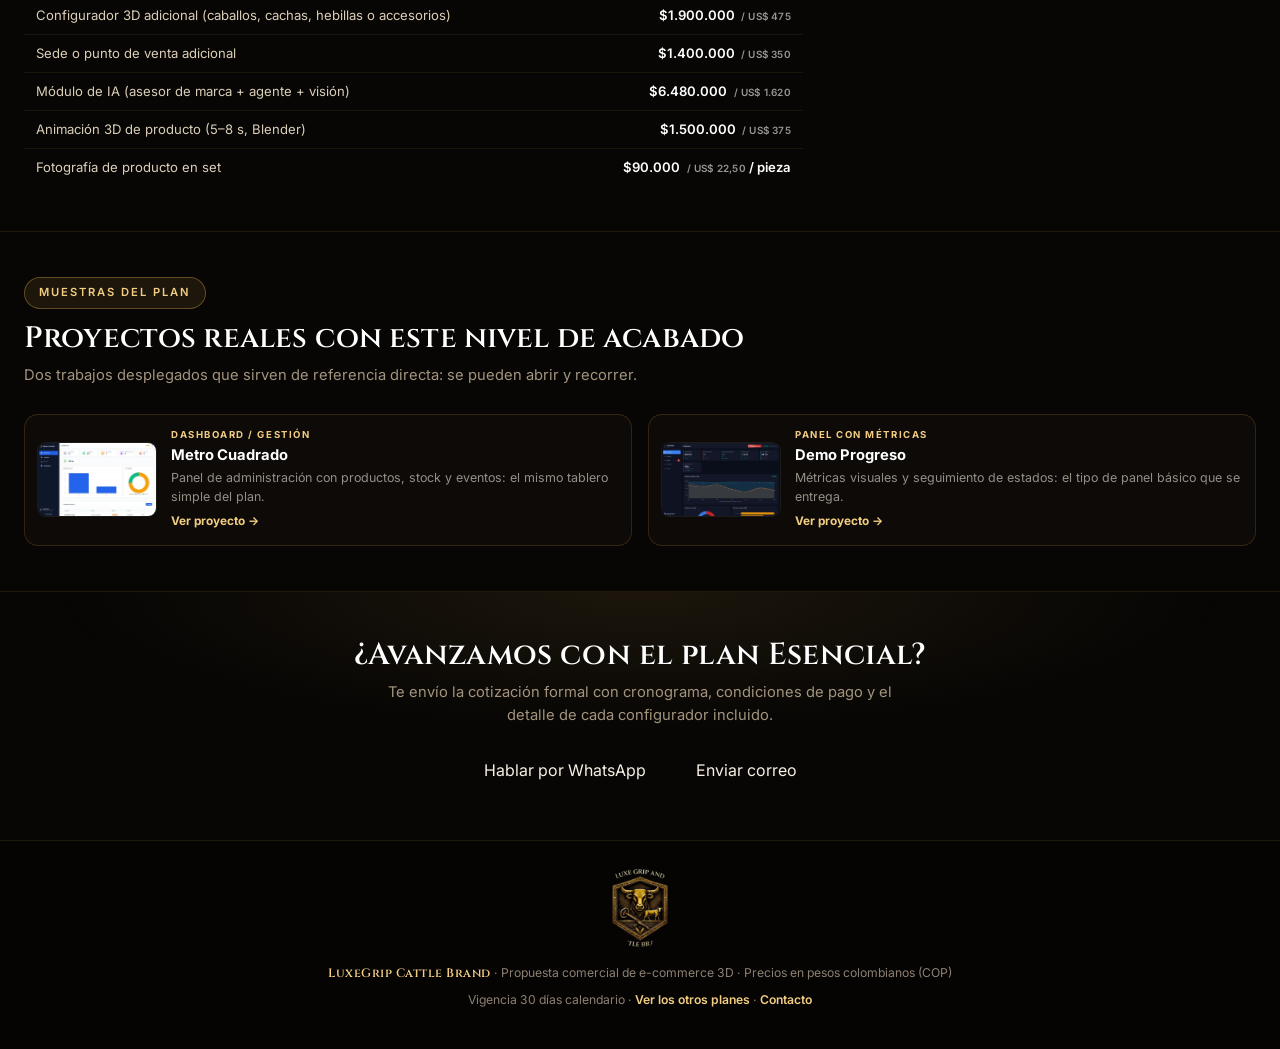
<file: planes/esencial.html>
<!DOCTYPE html>
<html lang="es">
<head>
<meta charset="UTF-8">
<meta name="viewport" content="width=device-width, initial-scale=1.0">
<meta name="theme-color" content="#070605">
<meta name="description" content="Plan Esencial de la propuesta de e-commerce 3D para LuxeGrip Cattle Brand: tienda Next.js, configurador de marcas de ganado, links de pago y dashboard básico por $3.900.000 COP.">
<link rel="icon" href="../assets/img/brand/favicon.ico" sizes="any">
<link rel="icon" type="image/png" sizes="32x32" href="../assets/img/brand/favicon-32.png">
<link rel="apple-touch-icon" href="../assets/img/brand/apple-touch-icon.png">
<title>Plan Esencial · E-commerce 3D | LuxeGrip Cattle Brand</title>
<link rel="preconnect" href="https://fonts.googleapis.com">
<link rel="preconnect" href="https://fonts.gstatic.com" crossorigin>
<link href="https://fonts.googleapis.com/css2?family=Cinzel:wght@500;600;700&family=Inter:wght@300;400;500;600;700;800&display=swap" rel="stylesheet">
<link rel="stylesheet" href="../css/styles.css?v=usd01">
<link rel="stylesheet" href="../css/plan.css?v=logo01">
<link rel="stylesheet" href="../css/plan-detalle.css?v=155307">
<link rel="stylesheet" href="../css/plan-demo.css?v=160756">
</head>
<body class="plan-page">

<canvas id="embers" class="embers" data-tint="226,190,140" aria-hidden="true"></canvas>

<header class="plan-top">
  <div class="wrap">
    <a class="plan-brand" href="../index.html#inicio">
      <img src="../assets/img/brand/escudo-luxegrip.png" alt="" width="113" height="128" decoding="async">
      LuxeGrip · Propuesta
    </a>
    <nav>
      <a href="../index.html#planes">← Todos los planes</a>
      <a href="../index.html#cotizador">Cotizador</a>
      <a class="solid" href="https://wa.me/573177366474?text=Hola%2C%20quiero%20hablar%20del%20Plan%20Esencial%20para%20LuxeGrip">Hablar del plan</a>
    </nav>
  </div>
</header>

<section class="plan-hero" style="--accent:#e6cfa4;--accent-soft:rgba(216,176,120,.26);--accent-line:rgba(216,176,120,.42)">
  <div class="wrap">
    <div class="hero-grid">
      <div class="hero-copy">

    <a class="back" href="../index.html#planes">← Volver a los planes</a>
    <span class="sec-tag">Plan Esencial</span>
    <h1>Salir a vender la marca <span class="grad">sin gastar de más</span></h1>
    <p class="sub">La base transaccional mínima para dejar de vender sólo por WhatsApp: tienda propia, <strong>un configurador 3D de marcas de ganado</strong>, cobro por enlace de pago y un panel sencillo para ver pedidos y stock. Es el escalón que te permite facturar en línea en un mes y crecer después sin rehacer nada.</p>

    <div class="plan-facts">
      <div><span>Inversión</span><b>$3.900.000 <small>COP</small> <em class="usd">/ US$ 975</em></b></div>
      <div><span>Plazo</span><b>3 a 4 <small>semanas</small></b></div>
      <div><span>Configuradores 3D</span><b>1 <small>ganado</small></b></div>
      <div><span>Soporte</span><b>20 <small>días</small></b></div>
      <div><span>Mensualidad</span><b>$390.000 <small>COP</small> <span class="usd-inline">/ US$ 97,50</span></b></div>
    </div>
      </div>
      <div class="hero-visual reveal">
        <div class="seal">
          <span class="seal-ring"></span><span class="seal-ring two"></span>
          <span class="seal-icon"><img src="../assets/img/planes/icon-esencial-claro.png" alt="" width="256" height="256" decoding="async"></span>
          <span class="seal-tag">Salir a vender</span>
          <i class="spark s1"></i><i class="spark s2"></i><i class="spark s3"></i><i class="spark s4"></i>
        </div>
      </div>
    </div>
  </div>
</section>

<section class="demo-band">
  <div class="wrap demo-grid">
    <div class="demo-copy">
      <span class="sec-tag">Así funciona</span>
      <h2 class="reveal">Tu sigla, en el hierro, en minutos</h2>
      <p class="reveal">El cliente escribe hasta tres caracteres, sube el logo del rancho y ve el hierro con la marca espejada, tal como se graba. El diseño viaja al carrito con sus opciones y el pago se hace por enlace seguro.</p>
      <ul class="demo-list reveal">
          <li><b>Editor de sigla</b> 3 caracteres y marca espejada</li>
          <li><b>Un configurador</b> un material y encuadre fijo</li>
          <li><b>Cobro</b> enlace de pago de la pasarela</li>
          <li><b>Panel</b> pedidos, ventas y stock</li>
      </ul>
    </div>
    <div class="demo-visual reveal">
      <div class="mock mock-stamp">
        <div class="mock-top"><i></i><i></i><i></i><em>editor de sigla · hierro de ganado</em></div>
        <div class="ms-body">
          <div class="ms-field"><span>Sigla</span><span class="ms-type"><b>J</b><b>R</b></span><i class="ms-caret"></i></div>
          <div class="ms-plate"><span>J</span><span>R</span><em>vista espejada</em></div>
          <div class="ms-chips"><span class="on">Espejo</span><span>2 ½&quot;</span><span>Acero</span><span>Forja</span></div>
        </div>
        <div class="mock-foot"><span>Precio del hierro</span><b>$180.000 <span class="usd-inline">/ US$ 45</span></b></div>
      </div>
    </div>
  </div>
</section>


<section class="proc-band">
  <div class="wrap">
    <div class="proc-head">
      <span class="sec-tag">Procesos clave</span>
      <h2 class="reveal">Cuatro piezas, lo justo para vender en línea</h2>
      <p class="reveal">El plan base construye lo indispensable: el editor de sigla, un configurador, el cobro y el panel. Nada de más, nada que sobre.</p>
    </div>
    <div class="proc-grid">
      <article class="proc-card reveal">
        <div class="proc-ico">⚒</div>
        <h3>Editor de sigla en 2D</h3>
        <p>Hasta tres caracteres en tipografía de forja, con la vista espejada tal como queda grabada en el hierro. El logo del rancho se puede subir y vectorizar.</p>
        <div class="mini"><div class="mini-scan"></div></div>
      </article>
      <article class="proc-card reveal">
        <div class="proc-ico">◈</div>
        <h3>Un configurador, un material</h3>
        <p>El hierro de ganado en 360° con un acabado y un encuadre fijo: lo necesario para entender la pieza sin complicar la compra.</p>
        <div class="mini"><div class="mini-cube"><i></i><i></i><i></i><i></i><i></i><i></i></div></div>
      </article>
      <article class="proc-card reveal">
        <div class="proc-ico">$</div>
        <h3>Pago por enlace</h3>
        <p>El checkout redirige a la pasarela con el valor exacto del diseño y el pedido queda registrado con sus opciones.</p>
        <div class="mini"><div class="mini-pay"><i></i><i></i><i></i></div></div>
      </article>
      <article class="proc-card reveal">
        <div class="proc-ico">▤</div>
        <h3>Panel de pedidos</h3>
        <p>Pedidos, ventas y stock en un tablero simple, sin hojas de cálculo. Incluye 20 días de soporte y capacitación.</p>
        <div class="mini"><div class="mini-bars"><span></span><span></span><span></span><span></span><span></span></div></div>
      </article>
    </div>
  </div>
</section>


<section class="plan-main">
  <div class="wrap">
    <div class="plan-grid">
      <div>

        <div class="blk reveal">
          <h2><span class="n">01</span>Qué incluye</h2>
          <ul class="chk">
            <li>Tienda con Next.js + Node.js y catálogo con variantes (medida, material, acabado)</li>
            <li>Configurador 3D de <strong>marcas de ganado</strong>: sigla de hasta 3 caracteres y subida de logo</li>
            <li>Visor 360° básico con un material y encuadre fijo</li>
            <li>Marca espejada, tal como debe quedar grabada en el hierro</li>
            <li>Carrito con el diseño y sus opciones viajando al pedido</li>
            <li>Checkout por enlaces de pago de la pasarela (redirección segura)</li>
            <li>Dashboard básico: pedidos, ventas y stock</li>
            <li>Botón de WhatsApp con mensaje armado desde la ficha del producto</li>
            <li>Diseño responsive (móvil primero) y SEO técnico base</li>
            <li>Deploy manual en Vercel y repositorio en GitHub</li>
            <li>20 días de soporte post-lanzamiento</li>
            <li>Capacitación grabada del panel y una sesión en vivo</li>
          </ul>
        </div>

        <div class="blk reveal">
          <h2><span class="n">02</span>Cómo se construye</h2>
          <ol class="phases">
            <li>
              <span class="w">Semana 1</span>
              <div>
                <h4>Contenido, catálogo y arquitectura</h4>
                <p>Se define el catálogo real, las variantes de cada producto, las fichas y el flujo de compra. Se monta el repositorio, el entorno y el modelo de datos.</p>
              </div>
              <span class="d">5 días</span>
            </li>
            <li>
              <span class="w">Semana 2</span>
              <div>
                <h4>Diseño e interfaz</h4>
                <p>Diseño de la tienda, ficha de producto y checkout, con la estética de marca ya definida (cuero, hierro y dorado).</p>
              </div>
              <span class="d">5 días</span>
            </li>
            <li>
              <span class="w">Semana 3</span>
              <div>
                <h4>Configurador 3D y tienda</h4>
                <p>Modelo del hierro, editor de sigla, subida de logo y armado del carrito. Integración de los enlaces de pago y del panel de pedidos.</p>
              </div>
              <span class="d">7 días</span>
            </li>
            <li>
              <span class="w">Semana 4</span>
              <div>
                <h4>Pruebas, contenido final y entrega</h4>
                <p>Pruebas en móvil y escritorio, carga de productos definitivos, capacitación y paso a producción.</p>
              </div>
              <span class="d">4 días</span>
            </li>
          </ol>
        </div>

        <div class="blk reveal">
          <h2><span class="n">03</span>Entregables técnicos</h2>
          <table class="tbl">
            <thead><tr><th>Entregable</th><th>Formato</th></tr></thead>
            <tbody>
              <tr><td>Repositorio del proyecto con historial de commits</td><td>GitHub privado</td></tr>
              <tr><td>Aplicación desplegada y funcionando</td><td>Vercel</td></tr>
              <tr><td>Base de datos con catálogo, pedidos y stock</td><td>Postgres gestionado</td></tr>
              <tr><td>Modelo 3D del hierro y sus materiales</td><td>GLB optimizado</td></tr>
              <tr><td>Manual de uso del panel + video de capacitación</td><td>PDF + MP4</td></tr>
              <tr><td>Credenciales, dominios y accesos documentados</td><td>Documento privado</td></tr>
            </tbody>
          </table>
        </div>

        <div class="blk reveal">
          <h2><span class="n">04</span>Qué no incluye (dicho claro)</h2>
          <ul class="chk">
            <li class="no">Visor con materiales PBR, luz de forja y reflejos reales</li>
            <li class="no">Bandeja de pedidos personalizados con aprobación y estados</li>
            <li class="no">Cobro con webhook firmado (aquí se usan enlaces de pago)</li>
            <li class="no">Configuradores de caballos, cachas, hebillas y accesorios</li>
            <li class="no">Portal por línea de producto y dashboard a medida</li>
            <li class="no">Módulo de IA, visión de fotos y asesor de diseños</li>
            <li class="no">Facturación electrónica y fotografía de producto</li>
            <li class="no">Contenido redactado o traducciones</li>
          </ul>
          <p class="note" style="margin-top:14px">Nada de esto queda bloqueado: todos los add-ons se pueden sumar después. Lo que se construye en el Esencial <strong>se reutiliza tal cual</strong> en los planes superiores, así que subir de plan no significa tirar el trabajo anterior.</p>
        </div>

        <div class="blk reveal">
          <h2><span class="n">05</span>Add-ons que se suman</h2>
          <table class="tbl">
            <thead><tr><th>Add-on</th><th>Valor</th></tr></thead>
            <tbody>
              <tr><td>Configurador 3D adicional (caballos, cachas, hebillas o accesorios)</td><td>$1.900.000 <span class="usd-inline">/ US$ 475</span></td></tr>
              <tr><td>Sede o punto de venta adicional</td><td>$1.400.000 <span class="usd-inline">/ US$ 350</span></td></tr>
              <tr><td>Módulo de IA (asesor de marca + agente + visión)</td><td>$6.480.000 <span class="usd-inline">/ US$ 1.620</span></td></tr>
              <tr><td>Animación 3D de producto (5–8 s, Blender)</td><td>$1.500.000 <span class="usd-inline">/ US$ 375</span></td></tr>
              <tr><td>Fotografía de producto en set</td><td>$90.000 <span class="usd-inline">/ US$ 22,50</span> / pieza</td></tr>
            </tbody>
          </table>
        </div>

      </div>

      <aside class="side">
        <div class="side-card reveal">
          <span class="lab">Inversión</span>
          <div class="big">$3.900.000 <small>COP</small> <em class="usd">/ US$ 975</em></div>
          <p class="fine">Pago 50% al inicio · 30% en la revisión de mitad de proyecto · 20% contra entrega. Precios con IVA incluido.</p>
          <a class="cta" href="../index.html#cotizador">Armar mi cotización</a>
          <a class="ghost" href="https://wa.me/573177366474?text=Hola%2C%20quiero%20el%20Plan%20Esencial%20para%20LuxeGrip">Hablar por WhatsApp</a>
        </div>

        <div class="side-card reveal">
          <h4>Resumen rápido</h4>
          <ul class="side-list">
            <li>Configurador 3D <b>1</b></li>
            <li>Sedes incluidas <b>1</b></li>
            <li>Cobro <b>Enlaces de pago</b></li>
            <li>Bandeja a medida <b>No</b></li>
            <li>Portal por línea <b>No</b></li>
            <li>Soporte <b>20 días</b></li>
          </ul>
        </div>

        <div class="side-card reveal">
          <h4>Costos mensuales</h4>
          <ul class="side-list">
            <li>Mantenimiento base <b>$390.000 <span class="usd-inline">/ US$ 97,50</span></b></li>
            <li>Infraestructura <b>≈ $190.000 <span class="usd-inline">/ US$ 47,50</span></b></li>
          </ul>
          <p class="fine" style="margin:10px 0 0">La infraestructura se paga directo a Vercel, Neon y el registrador del dominio; no pasa por el desarrollador.</p>
        </div>
      </aside>
    </div>
  </div>
</section>


<section class="smp-band">
  <div class="wrap">
    <div class="proc-head">
      <span class="sec-tag">Muestras del plan</span>
      <h2 class="reveal">Proyectos reales con este nivel de acabado</h2>
      <p class="reveal">Dos trabajos desplegados que sirven de referencia directa: se pueden abrir y recorrer.</p>
    </div>
    <div class="smp-grid">
      <a class="smp-card reveal" href="https://shoyosb-maker.github.io/muestra-metro-cuadrado-/" target="_blank" rel="noopener">
        <span class="smp-img"><img src="../assets/img/portfolio/metro-cuadrado.webp" alt="" loading="lazy" decoding="async" width="320" height="200"></span>
        <span class="smp-body">
          <span class="smp-cat">Dashboard / gestión</span>
          <strong>Metro Cuadrado</strong>
          <p>Panel de administración con productos, stock y eventos: el mismo tablero simple del plan.</p>
          <span class="smp-more">Ver proyecto →</span>
        </span>
      </a>
      <a class="smp-card reveal" href="https://shoyosb-maker.github.io/demo-progreso/" target="_blank" rel="noopener">
        <span class="smp-img"><img src="../assets/img/portfolio/demo-progreso.webp" alt="" loading="lazy" decoding="async" width="320" height="200"></span>
        <span class="smp-body">
          <span class="smp-cat">Panel con métricas</span>
          <strong>Demo Progreso</strong>
          <p>Métricas visuales y seguimiento de estados: el tipo de panel básico que se entrega.</p>
          <span class="smp-more">Ver proyecto →</span>
        </span>
      </a>
    </div>
  </div>
</section>

<section class="plan-cta-band">
  <div class="wrap">
    <h2 class="reveal">¿Avanzamos con el plan Esencial?</h2>
    <p class="reveal">Te envío la cotización formal con cronograma, condiciones de pago y el detalle de cada configurador incluido.</p>
    <div class="cta-btns reveal">
      <a class="cta" href="https://wa.me/573177366474?text=Hola%2C%20quiero%20el%20Plan%20Esencial%20para%20LuxeGrip" target="_blank" rel="noopener">Hablar por WhatsApp</a>
      <a class="ghost" href="mailto:shoyosb@gmail.com?subject=Inter%C3%A9s%20Plan%20Esencial">Enviar correo</a>
    </div>
  </div>
</section>

<footer class="plan-foot">
  <div class="wrap">
    <img class="plan-foot-logo" src="../assets/img/brand/logo-luxegrip.png" alt="LuxeGrip Cattle Brand" width="144" height="200" decoding="async">
    <p><strong>LuxeGrip Cattle Brand</strong> · Propuesta comercial de e-commerce 3D · Precios en pesos colombianos (COP)</p>
    <p style="margin-top:6px">Vigencia 30 días calendario · <a href="../index.html#planes">Ver los otros planes</a> · <a href="../index.html#contacto">Contacto</a></p>
  </div>
</footer>

<script src="../js/plan-detalle.js?v=153135" defer></script>
</body>
</html>
</file>
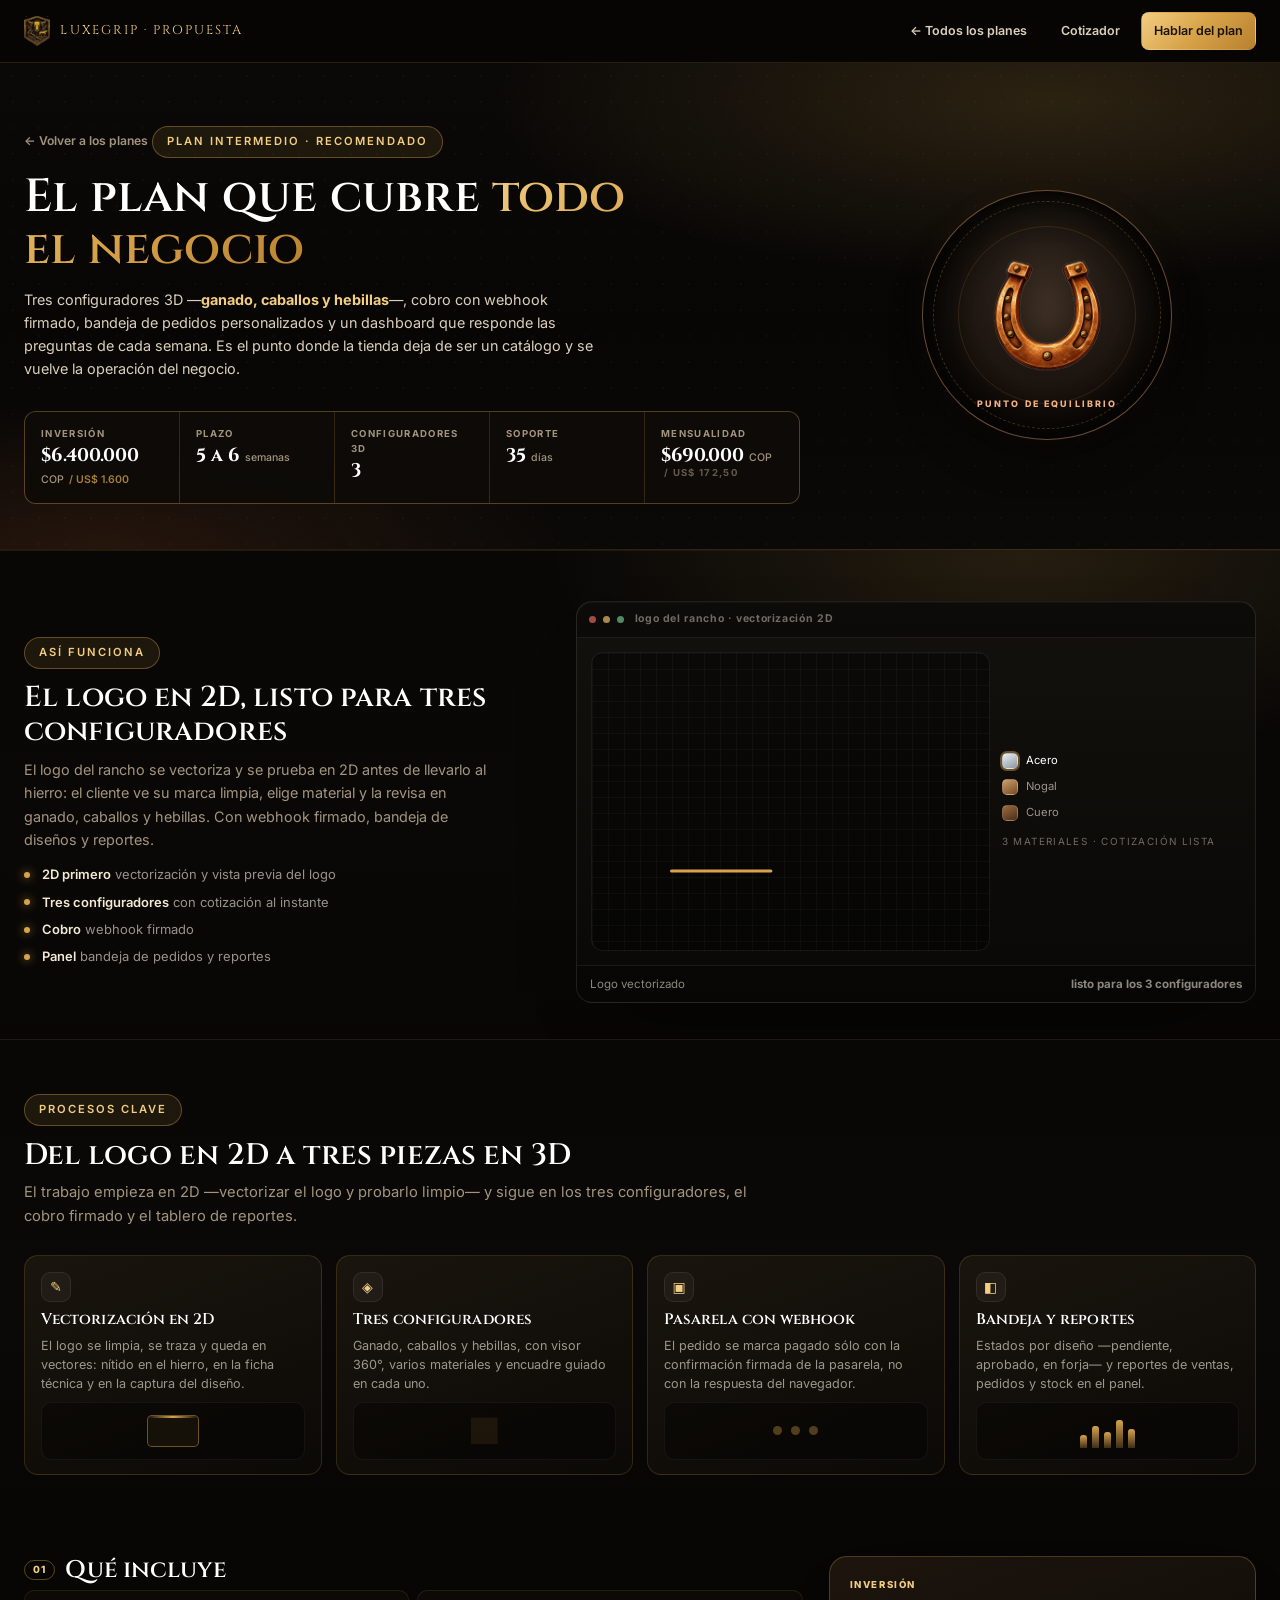
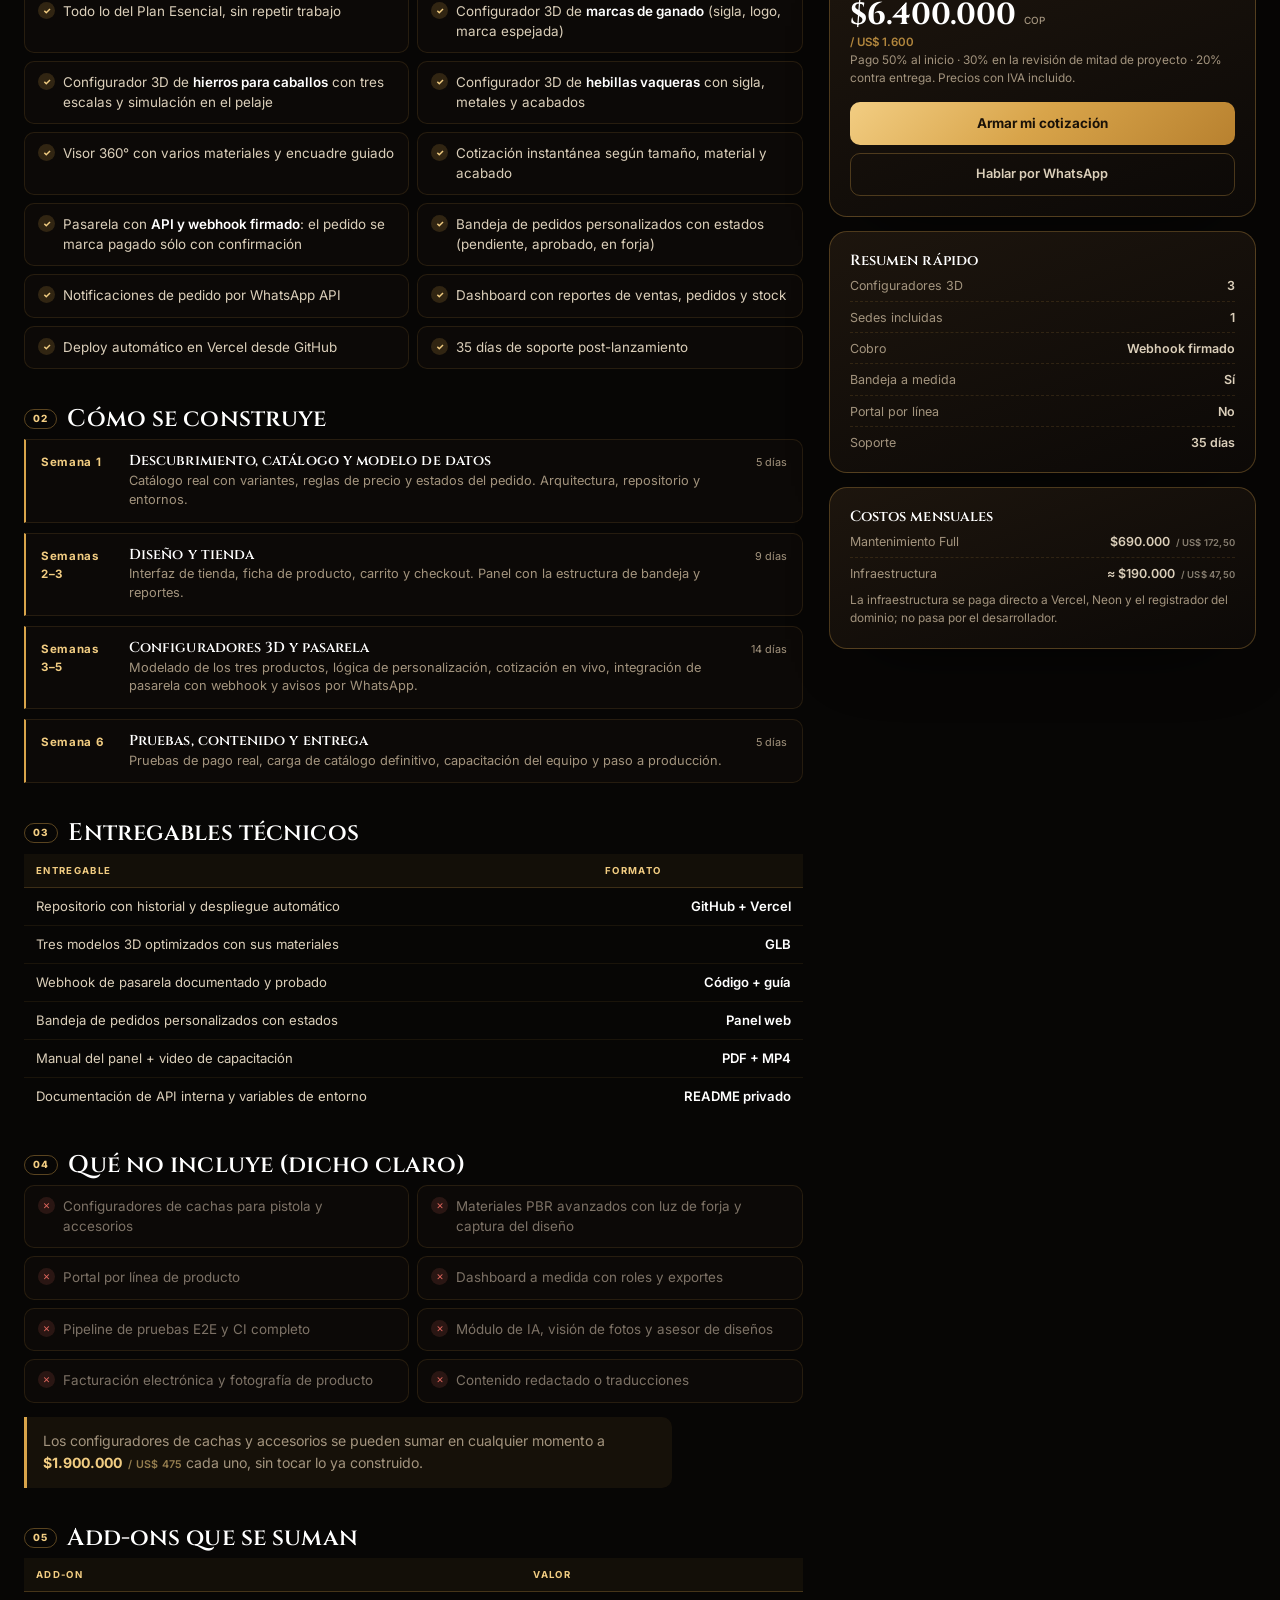
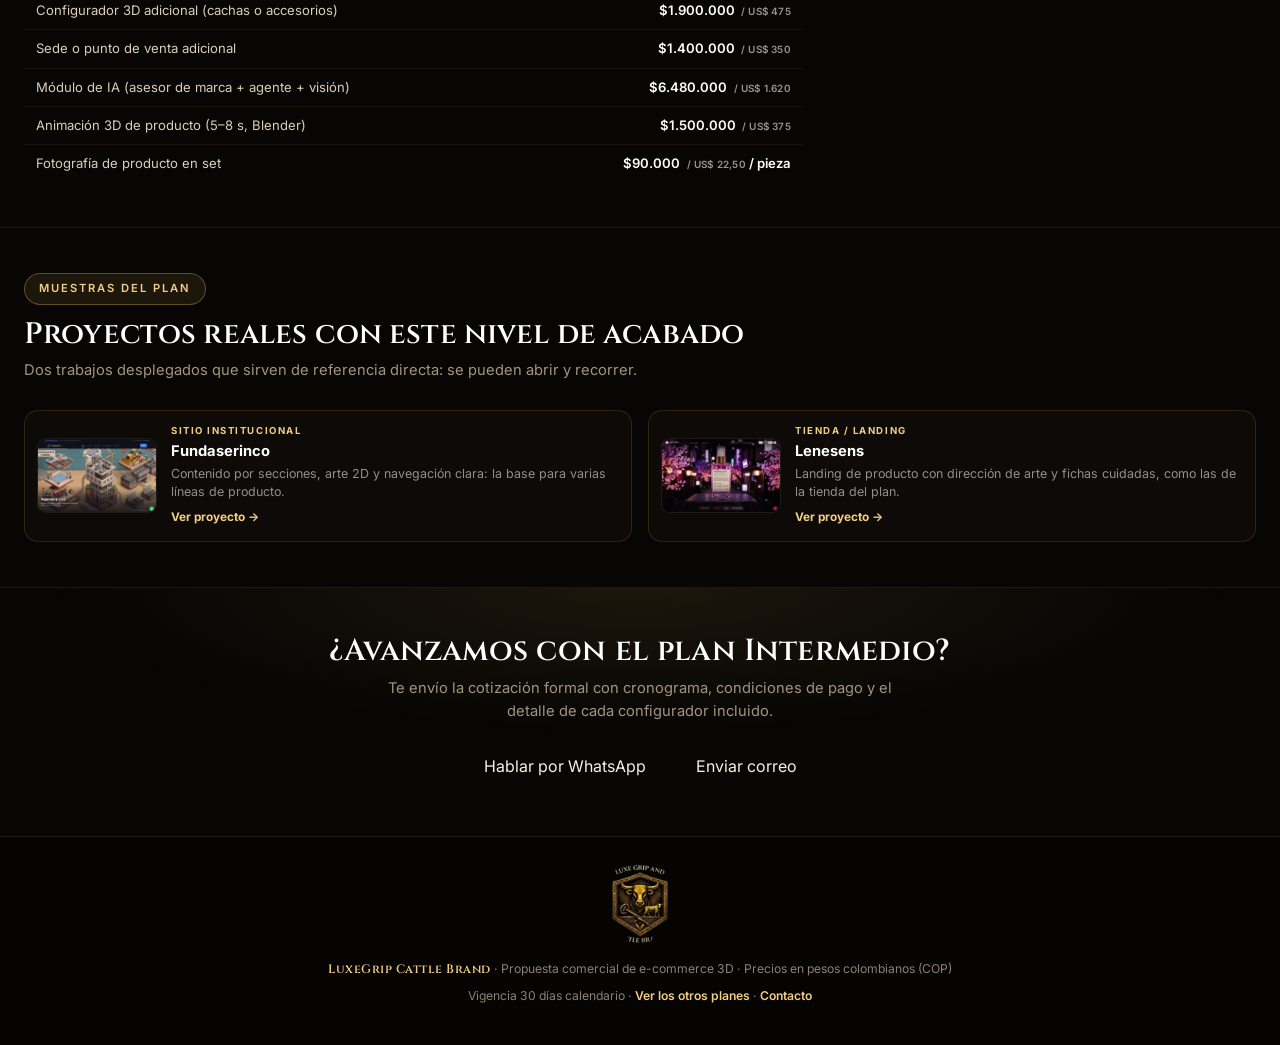
<file: planes/intermedio.html>
<!DOCTYPE html>
<html lang="es">
<head>
<meta charset="UTF-8">
<meta name="viewport" content="width=device-width, initial-scale=1.0">
<meta name="theme-color" content="#070605">
<meta name="description" content="Plan Intermedio de la propuesta de e-commerce 3D para LuxeGrip Cattle Brand: tres configuradores 3D, pasarela con webhook, bandeja de pedidos a medida y dashboard con reportes por $6.400.000 COP.">
<link rel="icon" href="../assets/img/brand/favicon.ico" sizes="any">
<link rel="icon" type="image/png" sizes="32x32" href="../assets/img/brand/favicon-32.png">
<link rel="apple-touch-icon" href="../assets/img/brand/apple-touch-icon.png">
<title>Plan Intermedio · E-commerce 3D | LuxeGrip Cattle Brand</title>
<link rel="preconnect" href="https://fonts.googleapis.com">
<link rel="preconnect" href="https://fonts.gstatic.com" crossorigin>
<link href="https://fonts.googleapis.com/css2?family=Cinzel:wght@500;600;700&family=Inter:wght@300;400;500;600;700;800&display=swap" rel="stylesheet">
<link rel="stylesheet" href="../css/styles.css?v=usd01">
<link rel="stylesheet" href="../css/plan.css?v=logo01">
<link rel="stylesheet" href="../css/plan-detalle.css?v=155307">
<link rel="stylesheet" href="../css/plan-demo.css?v=160756">
</head>
<body class="plan-page">

<canvas id="embers" class="embers" data-tint="240,176,124" aria-hidden="true"></canvas>

<header class="plan-top">
  <div class="wrap">
    <a class="plan-brand" href="../index.html#inicio">
      <img src="../assets/img/brand/escudo-luxegrip.png" alt="" width="113" height="128" decoding="async">
      LuxeGrip · Propuesta
    </a>
    <nav>
      <a href="../index.html#planes">← Todos los planes</a>
      <a href="../index.html#cotizador">Cotizador</a>
      <a class="solid" href="https://wa.me/573177366474?text=Hola%2C%20quiero%20hablar%20del%20Plan%20Intermedio%20para%20LuxeGrip">Hablar del plan</a>
    </nav>
  </div>
</header>

<section class="plan-hero" style="--accent:#f0b183;--accent-soft:rgba(226,160,110,.28);--accent-line:rgba(226,160,110,.45)">
  <div class="wrap">
    <div class="hero-grid">
      <div class="hero-copy">

    <a class="back" href="../index.html#planes">← Volver a los planes</a>
    <span class="sec-tag">Plan Intermedio · Recomendado</span>
    <h1>El plan que cubre <span class="grad">todo el negocio</span></h1>
    <p class="sub">Tres configuradores 3D —<strong>ganado, caballos y hebillas</strong>—, cobro con webhook firmado, bandeja de pedidos personalizados y un dashboard que responde las preguntas de cada semana. Es el punto donde la tienda deja de ser un catálogo y se vuelve la operación del negocio.</p>

    <div class="plan-facts">
      <div><span>Inversión</span><b>$6.400.000 <small>COP</small> <em class="usd">/ US$ 1.600</em></b></div>
      <div><span>Plazo</span><b>5 a 6 <small>semanas</small></b></div>
      <div><span>Configuradores 3D</span><b>3</b></div>
      <div><span>Soporte</span><b>35 <small>días</small></b></div>
      <div><span>Mensualidad</span><b>$690.000 <small>COP</small> <span class="usd-inline">/ US$ 172,50</span></b></div>
    </div>
      </div>
      <div class="hero-visual reveal">
        <div class="seal">
          <span class="seal-ring"></span><span class="seal-ring two"></span>
          <span class="seal-icon"><img src="../assets/img/planes/icon-intermedio.png" alt="" width="256" height="256" decoding="async"></span>
          <span class="seal-tag">Punto de equilibrio</span>
          <i class="spark s1"></i><i class="spark s2"></i><i class="spark s3"></i><i class="spark s4"></i>
        </div>
      </div>
    </div>
  </div>
</section>

<section class="demo-band">
  <div class="wrap demo-grid">
    <div class="demo-copy">
      <span class="sec-tag">Así funciona</span>
      <h2 class="reveal">El logo en 2D, listo para tres configuradores</h2>
      <p class="reveal">El logo del rancho se vectoriza y se prueba en 2D antes de llevarlo al hierro: el cliente ve su marca limpia, elige material y la revisa en ganado, caballos y hebillas. Con webhook firmado, bandeja de diseños y reportes.</p>
      <ul class="demo-list reveal">
          <li><b>2D primero</b> vectorización y vista previa del logo</li>
          <li><b>Tres configuradores</b> con cotización al instante</li>
          <li><b>Cobro</b> webhook firmado</li>
          <li><b>Panel</b> bandeja de pedidos y reportes</li>
      </ul>
    </div>
    <div class="demo-visual reveal">
      <div class="mock mock-vector">
        <div class="mock-top"><i></i><i></i><i></i><em>logo del rancho · vectorización 2D</em></div>
        <div class="mv-body">
          <div class="mv-canvas">
            <svg viewBox="0 0 200 150" aria-hidden="true">
              <path class="mv-draw" d="M40 110V54h34l16 18h34v38z"/>
              <path class="mv-draw d2" d="M58 54V34h56v20"/>
              <path class="mv-draw d3" d="M40 110h84"/>
              <path class="mv-draw d3" d="M74 72v38"/>
              <circle class="mv-node" cx="40" cy="110" r="3"/>
              <circle class="mv-node" cx="124" cy="110" r="3"/>
              <circle class="mv-node" cx="124" cy="54" r="3"/>
              <circle class="mv-node" cx="58" cy="54" r="3"/>
            </svg>
          </div>
          <div class="mv-side">
            <div class="row on"><i class="mv-swatch" style="--c:linear-gradient(150deg,#e9eef3,#8b969e)"></i>Acero</div>
            <div class="row"><i class="mv-swatch" style="--c:linear-gradient(150deg,#c9a06a,#7a4a22)"></i>Nogal</div>
            <div class="row"><i class="mv-swatch" style="--c:linear-gradient(150deg,#9c6b3f,#4a2d18)"></i>Cuero</div>
            <span class="mv-badge">3 materiales · cotización lista</span>
          </div>
        </div>
        <div class="mock-foot"><span>Logo vectorizado</span><b>listo para los 3 configuradores</b></div>
      </div>
    </div>
  </div>
</section>


<section class="proc-band">
  <div class="wrap">
    <div class="proc-head">
      <span class="sec-tag">Procesos clave</span>
      <h2 class="reveal">Del logo en 2D a tres piezas en 3D</h2>
      <p class="reveal">El trabajo empieza en 2D —vectorizar el logo y probarlo limpio— y sigue en los tres configuradores, el cobro firmado y el tablero de reportes.</p>
    </div>
    <div class="proc-grid">
      <article class="proc-card reveal">
        <div class="proc-ico">✎</div>
        <h3>Vectorización en 2D</h3>
        <p>El logo se limpia, se traza y queda en vectores: nítido en el hierro, en la ficha técnica y en la captura del diseño.</p>
        <div class="mini"><div class="mini-scan"></div></div>
      </article>
      <article class="proc-card reveal">
        <div class="proc-ico">◈</div>
        <h3>Tres configuradores</h3>
        <p>Ganado, caballos y hebillas, con visor 360°, varios materiales y encuadre guiado en cada uno.</p>
        <div class="mini"><div class="mini-cube"><i></i><i></i><i></i><i></i><i></i><i></i></div></div>
      </article>
      <article class="proc-card reveal">
        <div class="proc-ico">▣</div>
        <h3>Pasarela con webhook</h3>
        <p>El pedido se marca pagado sólo con la confirmación firmada de la pasarela, no con la respuesta del navegador.</p>
        <div class="mini"><div class="mini-pay"><i></i><i></i><i></i></div></div>
      </article>
      <article class="proc-card reveal">
        <div class="proc-ico">◧</div>
        <h3>Bandeja y reportes</h3>
        <p>Estados por diseño —pendiente, aprobado, en forja— y reportes de ventas, pedidos y stock en el panel.</p>
        <div class="mini"><div class="mini-bars"><span></span><span></span><span></span><span></span><span></span></div></div>
      </article>
    </div>
  </div>
</section>


<section class="plan-main">
  <div class="wrap">
    <div class="plan-grid">
      <div>

        <div class="blk reveal">
          <h2><span class="n">01</span>Qué incluye</h2>
          <ul class="chk">
            <li>Todo lo del Plan Esencial, sin repetir trabajo</li>
            <li>Configurador 3D de <strong>marcas de ganado</strong> (sigla, logo, marca espejada)</li>
            <li>Configurador 3D de <strong>hierros para caballos</strong> con tres escalas y simulación en el pelaje</li>
            <li>Configurador 3D de <strong>hebillas vaqueras</strong> con sigla, metales y acabados</li>
            <li>Visor 360° con varios materiales y encuadre guiado</li>
            <li>Cotización instantánea según tamaño, material y acabado</li>
            <li>Pasarela con <strong>API y webhook firmado</strong>: el pedido se marca pagado sólo con confirmación</li>
            <li>Bandeja de pedidos personalizados con estados (pendiente, aprobado, en forja)</li>
            <li>Notificaciones de pedido por WhatsApp API</li>
            <li>Dashboard con reportes de ventas, pedidos y stock</li>
            <li>Deploy automático en Vercel desde GitHub</li>
            <li>35 días de soporte post-lanzamiento</li>
          </ul>
        </div>

        <div class="blk reveal">
          <h2><span class="n">02</span>Cómo se construye</h2>
          <ol class="phases">
            <li>
              <span class="w">Semana 1</span>
              <div>
                <h4>Descubrimiento, catálogo y modelo de datos</h4>
                <p>Catálogo real con variantes, reglas de precio y estados del pedido. Arquitectura, repositorio y entornos.</p>
              </div>
              <span class="d">5 días</span>
            </li>
            <li>
              <span class="w">Semanas 2–3</span>
              <div>
                <h4>Diseño y tienda</h4>
                <p>Interfaz de tienda, ficha de producto, carrito y checkout. Panel con la estructura de bandeja y reportes.</p>
              </div>
              <span class="d">9 días</span>
            </li>
            <li>
              <span class="w">Semanas 3–5</span>
              <div>
                <h4>Configuradores 3D y pasarela</h4>
                <p>Modelado de los tres productos, lógica de personalización, cotización en vivo, integración de pasarela con webhook y avisos por WhatsApp.</p>
              </div>
              <span class="d">14 días</span>
            </li>
            <li>
              <span class="w">Semana 6</span>
              <div>
                <h4>Pruebas, contenido y entrega</h4>
                <p>Pruebas de pago real, carga de catálogo definitivo, capacitación del equipo y paso a producción.</p>
              </div>
              <span class="d">5 días</span>
            </li>
          </ol>
        </div>

        <div class="blk reveal">
          <h2><span class="n">03</span>Entregables técnicos</h2>
          <table class="tbl">
            <thead><tr><th>Entregable</th><th>Formato</th></tr></thead>
            <tbody>
              <tr><td>Repositorio con historial y despliegue automático</td><td>GitHub + Vercel</td></tr>
              <tr><td>Tres modelos 3D optimizados con sus materiales</td><td>GLB</td></tr>
              <tr><td>Webhook de pasarela documentado y probado</td><td>Código + guía</td></tr>
              <tr><td>Bandeja de pedidos personalizados con estados</td><td>Panel web</td></tr>
              <tr><td>Manual del panel + video de capacitación</td><td>PDF + MP4</td></tr>
              <tr><td>Documentación de API interna y variables de entorno</td><td>README privado</td></tr>
            </tbody>
          </table>
        </div>

        <div class="blk reveal">
          <h2><span class="n">04</span>Qué no incluye (dicho claro)</h2>
          <ul class="chk">
            <li class="no">Configuradores de cachas para pistola y accesorios</li>
            <li class="no">Materiales PBR avanzados con luz de forja y captura del diseño</li>
            <li class="no">Portal por línea de producto</li>
            <li class="no">Dashboard a medida con roles y exportes</li>
            <li class="no">Pipeline de pruebas E2E y CI completo</li>
            <li class="no">Módulo de IA, visión de fotos y asesor de diseños</li>
            <li class="no">Facturación electrónica y fotografía de producto</li>
            <li class="no">Contenido redactado o traducciones</li>
          </ul>
          <p class="note gold" style="margin-top:14px">Los configuradores de cachas y accesorios se pueden sumar en cualquier momento a <strong>$1.900.000 <span class="usd-inline">/ US$ 475</span></strong> cada uno, sin tocar lo ya construido.</p>
        </div>

        <div class="blk reveal">
          <h2><span class="n">05</span>Add-ons que se suman</h2>
          <table class="tbl">
            <thead><tr><th>Add-on</th><th>Valor</th></tr></thead>
            <tbody>
              <tr><td>Configurador 3D adicional (cachas o accesorios)</td><td>$1.900.000 <span class="usd-inline">/ US$ 475</span></td></tr>
              <tr><td>Sede o punto de venta adicional</td><td>$1.400.000 <span class="usd-inline">/ US$ 350</span></td></tr>
              <tr><td>Módulo de IA (asesor de marca + agente + visión)</td><td>$6.480.000 <span class="usd-inline">/ US$ 1.620</span></td></tr>
              <tr><td>Animación 3D de producto (5–8 s, Blender)</td><td>$1.500.000 <span class="usd-inline">/ US$ 375</span></td></tr>
              <tr><td>Fotografía de producto en set</td><td>$90.000 <span class="usd-inline">/ US$ 22,50</span> / pieza</td></tr>
            </tbody>
          </table>
        </div>

      </div>

      <aside class="side">
        <div class="side-card reveal">
          <span class="lab">Inversión</span>
          <div class="big">$6.400.000 <small>COP</small> <em class="usd">/ US$ 1.600</em></div>
          <p class="fine">Pago 50% al inicio · 30% en la revisión de mitad de proyecto · 20% contra entrega. Precios con IVA incluido.</p>
          <a class="cta" href="../index.html#cotizador">Armar mi cotización</a>
          <a class="ghost" href="https://wa.me/573177366474?text=Hola%2C%20quiero%20el%20Plan%20Intermedio%20para%20LuxeGrip">Hablar por WhatsApp</a>
        </div>

        <div class="side-card reveal">
          <h4>Resumen rápido</h4>
          <ul class="side-list">
            <li>Configuradores 3D <b>3</b></li>
            <li>Sedes incluidas <b>1</b></li>
            <li>Cobro <b>Webhook firmado</b></li>
            <li>Bandeja a medida <b>Sí</b></li>
            <li>Portal por línea <b>No</b></li>
            <li>Soporte <b>35 días</b></li>
          </ul>
        </div>

        <div class="side-card reveal">
          <h4>Costos mensuales</h4>
          <ul class="side-list">
            <li>Mantenimiento Full <b>$690.000 <span class="usd-inline">/ US$ 172,50</span></b></li>
            <li>Infraestructura <b>≈ $190.000 <span class="usd-inline">/ US$ 47,50</span></b></li>
          </ul>
          <p class="fine" style="margin:10px 0 0">La infraestructura se paga directo a Vercel, Neon y el registrador del dominio; no pasa por el desarrollador.</p>
        </div>
      </aside>
    </div>
  </div>
</section>


<section class="smp-band">
  <div class="wrap">
    <div class="proc-head">
      <span class="sec-tag">Muestras del plan</span>
      <h2 class="reveal">Proyectos reales con este nivel de acabado</h2>
      <p class="reveal">Dos trabajos desplegados que sirven de referencia directa: se pueden abrir y recorrer.</p>
    </div>
    <div class="smp-grid">
      <a class="smp-card reveal" href="https://shoyosb-maker.github.io/fundaserinco-pagina-web-/index.html" target="_blank" rel="noopener">
        <span class="smp-img"><img src="../assets/img/portfolio/fundaserinco.webp" alt="" loading="lazy" decoding="async" width="320" height="200"></span>
        <span class="smp-body">
          <span class="smp-cat">Sitio institucional</span>
          <strong>Fundaserinco</strong>
          <p>Contenido por secciones, arte 2D y navegación clara: la base para varias líneas de producto.</p>
          <span class="smp-more">Ver proyecto →</span>
        </span>
      </a>
      <a class="smp-card reveal" href="https://shoyosb-maker.github.io/lenesens/" target="_blank" rel="noopener">
        <span class="smp-img"><img src="../assets/img/portfolio/lenesens.webp" alt="" loading="lazy" decoding="async" width="320" height="200"></span>
        <span class="smp-body">
          <span class="smp-cat">Tienda / landing</span>
          <strong>Lenesens</strong>
          <p>Landing de producto con dirección de arte y fichas cuidadas, como las de la tienda del plan.</p>
          <span class="smp-more">Ver proyecto →</span>
        </span>
      </a>
    </div>
  </div>
</section>

<section class="plan-cta-band">
  <div class="wrap">
    <h2 class="reveal">¿Avanzamos con el plan Intermedio?</h2>
    <p class="reveal">Te envío la cotización formal con cronograma, condiciones de pago y el detalle de cada configurador incluido.</p>
    <div class="cta-btns reveal">
      <a class="cta" href="https://wa.me/573177366474?text=Hola%2C%20quiero%20el%20Plan%20Intermedio%20para%20LuxeGrip" target="_blank" rel="noopener">Hablar por WhatsApp</a>
      <a class="ghost" href="mailto:shoyosb@gmail.com?subject=Inter%C3%A9s%20Plan%20Intermedio">Enviar correo</a>
    </div>
  </div>
</section>

<footer class="plan-foot">
  <div class="wrap">
    <img class="plan-foot-logo" src="../assets/img/brand/logo-luxegrip.png" alt="LuxeGrip Cattle Brand" width="144" height="200" decoding="async">
    <p><strong>LuxeGrip Cattle Brand</strong> · Propuesta comercial de e-commerce 3D · Precios en pesos colombianos (COP)</p>
    <p style="margin-top:6px">Vigencia 30 días calendario · <a href="../index.html#planes">Ver los otros planes</a> · <a href="../index.html#contacto">Contacto</a></p>
  </div>
</footer>

<script src="../js/plan-detalle.js?v=153135" defer></script>
</body>
</html>
</file>
<file: css/styles.css>
@charset "UTF-8";
/**
 * Propuesta Comercial · LuxeGrip Cattle Brand
 * E-commerce 3D, configuradores de marca, dashboard y pasarela de pagos.
 * Hoja de estilos principal — orden: tokens -> base -> carga -> escenas ->
 * componentes -> secciones comerciales -> portafolio -> contacto -> deck ->
 * responsive -> accesibilidad.
 */

:root{
  --bg:#070605;
  --bg-2:#0b0908;
  --panel:rgba(20,16,12,.86);
  --panel-solid:#141009;
  --panel-2:#191410;
  --ink:#f7f0e3;
  --ink-2:#dbcfba;
  --muted:#a3947e;
  --line:rgba(216,164,74,.16);
  --line-2:rgba(216,164,74,.30);
  --gold:#d8a44a;
  --gold-2:#f2cd82;
  --gold-3:#b8812f;
  --ember:#e0713a;
  --ember-2:#f0a35e;
  --ok:#6fc08f;
  --danger:#e2685f;
  --radius:18px;
  --radius-sm:12px;
  --shadow:0 30px 70px -40px rgba(0,0,0,.95);
  --shadow-lg:0 50px 110px -60px rgba(0,0,0,1);
  --grad-gold:linear-gradient(135deg,#f2cd82,#d8a44a 48%,#b8812f);
  --grad-ember:linear-gradient(135deg,#e0713a,#f0a35e);
  --grad-elite:linear-gradient(160deg,#1b1409,#2a1d0d 45%,#0d0a06);
  --grad-inter:linear-gradient(160deg,#241a12,#3a2616 50%,#160f0a);
  --grad-ess:linear-gradient(160deg,#1a1714,#2a2420 55%,#100e0c);
  --grad-agentic:linear-gradient(160deg,#1a0f08,#3a1a0c 45%,#120a06);
  --display:'Cinzel','Times New Roman',serif;
  --body:'Inter',system-ui,-apple-system,sans-serif;
}

*{margin:0;padding:0;box-sizing:border-box}
html{-webkit-text-size-adjust:100%;font-size:clamp(13px,1.85vh,16px);scroll-behavior:auto;overflow-x:clip}
body{
  font-family:var(--body);
  background:var(--bg);color:var(--ink);
  line-height:1.6;-webkit-font-smoothing:antialiased;
  overflow-x:hidden;
  overflow-x:clip;
}
h1,h2,h3,h4{font-family:var(--display);font-weight:600;letter-spacing:.005em;line-height:1.18}
a{color:inherit;text-decoration:none}
img{max-width:100%;display:block}
button{font:inherit;color:inherit}
::selection{background:rgba(216,164,74,.32);color:#fff}
.wrap{max-width:1280px;margin:0 auto;padding:0 24px}
@media (min-width:861px){
  /* deja libre la columna de puntos y la de flechas del deck */
  html.deck-mode .wrap{padding-left:58px;padding-right:58px}
}

/* ================= PANTALLA DE CARGA ================= */
html.is-loading{overscroll-behavior:none;overflow:hidden}
.page-loader{
  --pl-pad:clamp(12px,2.6vmin,28px);
  --pl-max:1500px;         /* la marca no se estira sin límite en 21:9 ni en 4K */
  --pl-h:100vh;
  position:fixed;inset:0;z-index:9999;
  display:flex;align-items:center;justify-content:center;
  padding:var(--pl-pad);
  padding-top:calc(var(--pl-pad) + env(safe-area-inset-top,0px));
  padding-bottom:calc(var(--pl-pad) + env(safe-area-inset-bottom,0px));
  background:#050403;
  overflow:hidden;
  transition:opacity .6s ease,visibility .6s;
}
@supports (height:100svh){.page-loader{--pl-h:100svh}}
.page-loader.is-done{opacity:0;visibility:hidden;pointer-events:none}
/* el arte ampliado y desenfocado rellena el encuadre: sin bandas negras en vertical, 4:3 o 21:9 */
.pl-bg{
  position:absolute;inset:0;
  background:url("../assets/img/posters/loading-blur.jpg") center/cover no-repeat;
  transform:scale(1.16);
  opacity:.92;
}
.pl-glow{
  position:absolute;inset:0;pointer-events:none;
  background:
    radial-gradient(52% 42% at 50% 50%,rgba(216,164,74,.10),transparent 74%),
    radial-gradient(120% 120% at 50% 50%,transparent 28%,rgba(5,4,3,.94) 100%);
}
/* el vídeo de la marca se ve completo (16:9) en cualquier formato: nunca se recorta */
.pl-stage{
  position:relative;
  width:min(100%,var(--pl-max),max(120px,calc((var(--pl-h) - (2 * var(--pl-pad))) * 16 / 9)));
  aspect-ratio:16 / 9;
  border-radius:clamp(8px,1.3vmin,16px);
  overflow:hidden;
  box-shadow:0 0 0 1px rgba(216,164,74,.22),
             0 40px 90px -44px #000,
             0 0 70px 6px rgba(5,4,3,.55);
  animation:plStageIn .9s cubic-bezier(.22,.61,.36,1) both;
}
@keyframes plStageIn{from{opacity:0;transform:scale(.965)}to{opacity:1;transform:none}}
.page-loader-video{
  display:block;width:100%;height:100%;
  object-fit:contain;
}

/* ================= HERO · ESCENA 1 ================= */
.scene{
  position:relative;
  height:100vh;height:100svh;
  background:#050403;padding:0;
}
.scene-stage{
  position:sticky;top:0;
  height:100vh;height:100svh;
  display:grid;place-items:center;
  overflow:hidden;
}
.scene-media{position:absolute;inset:0;z-index:0;background:#050403}
.scene-video{
  position:absolute;inset:0;width:100%;height:100%;
  object-fit:cover;object-position:center;
  opacity:0;transition:opacity .3s ease;
}
.scene-video[data-scene-forward]{opacity:1}
.scene-video.is-active{opacity:1}
.scene-scrim{
  position:absolute;inset:0;
  background:
    radial-gradient(80% 60% at 50% 45%,rgba(5,4,3,0) 0%,rgba(5,4,3,.62) 100%),
    linear-gradient(180deg,rgba(5,4,3,.80) 0%,rgba(5,4,3,.35) 30%,rgba(5,4,3,.72) 68%,rgba(5,4,3,.96) 100%);
  transition:background .6s ease;
}
.scene.is-revealed .scene-scrim{
  background:
    radial-gradient(92% 72% at 50% 42%,rgba(5,4,3,.55) 0%,rgba(5,4,3,.90) 100%),
    linear-gradient(180deg,rgba(5,4,3,.90) 0%,rgba(5,4,3,.72) 42%,rgba(5,4,3,.97) 100%);
}
.scene-content{
  position:relative;z-index:2;
  max-width:1020px;
  text-align:center;
  opacity:0;visibility:hidden;transform:translateY(26px);
  transition:opacity .7s ease,transform .7s ease,visibility .7s;
}
.scene-content.is-revealed{opacity:1;visibility:visible;transform:none}
.scene h1{
  font-size:clamp(2rem,4.6vw,3.7rem);
  font-weight:700;color:#fff;
  max-width:960px;margin:0 auto 18px;
  text-shadow:0 24px 70px rgba(0,0,0,.85);
  letter-spacing:-.01em;
}
.scene h1 .grad{
  background:linear-gradient(115deg,#f8e7bf,#f2cd82 32%,#d8a44a 62%,#e0713a);
  -webkit-background-clip:text;background-clip:text;color:transparent;
}
.scene p.lead{
  color:#d9d0c2;font-size:clamp(.92rem,1.15vw,1.08rem);
  max-width:760px;margin:0 auto 26px;line-height:1.65;
}
.scene p.lead strong{color:#f2cd82;font-weight:600}
.scene-hint{
  position:absolute;left:50%;bottom:22px;transform:translateX(-50%);
  z-index:2;display:flex;align-items:center;gap:10px;
  font-size:.72rem;text-transform:uppercase;letter-spacing:.16em;
  color:rgba(247,240,227,.55);
  transition:opacity .4s ease;
}
.scene-hint.is-hidden{opacity:0}
.scene-hint-line{
  width:54px;height:1px;background:linear-gradient(90deg,transparent,rgba(216,164,74,.85));
  position:relative;overflow:hidden;
}
.scene-hint-line::after{
  content:"";position:absolute;inset:0;
  background:linear-gradient(90deg,transparent,var(--gold),transparent);
  animation:hintScan 2.4s ease-in-out infinite;
}
@keyframes hintScan{0%{transform:translateX(-100%)}60%,100%{transform:translateX(100%)}}
.scene.is-static{height:auto}
.scene.is-static .scene-stage{position:relative;height:auto;min-height:88svh;padding:120px 0 90px}
.scene.is-static .scene-content{opacity:1;visibility:visible;transform:none}
.scene.is-static .scene-hint{display:none}

.eyebrow{
  display:inline-flex;align-items:center;gap:10px;
  padding:8px 18px;border-radius:999px;
  border:1px solid rgba(216,164,74,.42);
  background:rgba(216,164,74,.10);
  -webkit-backdrop-filter:blur(12px);backdrop-filter:blur(12px);
  font-size:.7rem;font-weight:600;letter-spacing:.2em;text-transform:uppercase;
  color:#f2cd82;margin-bottom:22px;
}
.eyebrow .dot{width:6px;height:6px;border-radius:50%;background:var(--gold-2);box-shadow:0 0 14px var(--gold-2)}

.hero-stats{
  display:flex;justify-content:center;flex-wrap:wrap;gap:clamp(18px,4vw,58px);
}
.hstat{
  padding:0 6px;text-align:center;
  border-left:1px solid rgba(216,164,74,.20);
  padding-left:clamp(14px,2.4vw,30px);
}
.hstat:first-child{border-left:none;padding-left:0}
.hstat .num{
  font-family:var(--display);font-size:clamp(1.35rem,2.2vw,1.85rem);
  font-weight:700;color:#fff;font-variant-numeric:tabular-nums;line-height:1.1;
}
.hstat .num .cur{font-size:.8em;color:var(--gold);margin-right:1px}
.hstat .lbl{font-size:.74rem;color:#b3a691;margin-top:6px;letter-spacing:.04em}

/* botón flotante de contacto */
.hero-cta{
  position:fixed;right:26px;bottom:26px;z-index:60;
  width:58px;height:58px;border-radius:50%;
  display:grid;place-items:center;
  color:#1a1208;
  background:var(--grad-gold);
  box-shadow:0 20px 40px -18px rgba(216,164,74,.9),0 0 0 1px rgba(255,255,255,.16) inset;
  transition:transform .25s ease,filter .25s ease,opacity .3s ease;
}
.hero-cta svg{width:26px;height:26px;fill:none;stroke:currentColor;stroke-width:1.9;stroke-linecap:round;stroke-linejoin:round}
.hero-cta:hover{transform:translateY(-3px);filter:brightness(1.07)}
.hero-cta:focus-visible{outline:2px solid var(--gold-2);outline-offset:4px}
.hero-cta.is-hidden,
.hero-cta.is-at-contact{opacity:0;pointer-events:none;transform:translateY(8px)}

/* ================= SECCIONES CON VIDEO (data-seq) ================= */
html.seq-locked{overscroll-behavior:none;touch-action:none}
.has-cover{position:relative;padding:0;min-height:100vh;min-height:100svh}
.seq-stage{
  position:sticky;top:0;z-index:0;
  height:100vh;height:100svh;
  display:flex;align-items:center;justify-content:center;
  overflow:hidden;background:#050403;
}
.seq-media{position:absolute;inset:0;z-index:0;background:#050403}
.seq-video{
  position:absolute;inset:0;width:100%;height:100%;
  object-fit:cover;object-position:center;
  opacity:0;transition:opacity .22s ease;
}
.seq-video[data-seq-forward]{opacity:1}
.seq-video.is-active{opacity:1}
.seq-media::after{
  content:"";position:absolute;inset:0;z-index:1;pointer-events:none;
  background:radial-gradient(80% 66% at 50% 42%,rgba(5,4,3,0) 0%,rgba(5,4,3,.34) 100%);
}
.seq-scrim{
  position:absolute;inset:0;z-index:2;pointer-events:none;
  background:linear-gradient(180deg,rgba(5,4,3,.84) 0%,rgba(5,4,3,.58) 38%,rgba(5,4,3,.62) 64%,rgba(5,4,3,.92) 100%);
  opacity:0;transition:opacity .8s cubic-bezier(.22,.8,.3,1);
}
.has-cover.is-revealed .seq-scrim,
.has-cover.is-cards .seq-scrim{opacity:1}

/* portada de texto de cada sección */
.sec-head-wrap{
  position:relative;z-index:1;
  margin-top:-84vh;
  transition:opacity .55s ease,transform .55s cubic-bezier(.22,.8,.3,1),visibility .55s;
}
.has-cover.is-armed:not(.is-revealed) .sec-head-wrap{opacity:0;visibility:hidden;transform:translateY(22px)}
.sec-head-card{
  background:linear-gradient(150deg,rgba(26,20,14,.94) 0%,rgba(13,10,8,.96) 55%,rgba(19,14,10,.97) 100%);
  border:1px solid var(--line-2);
  border-radius:20px;
  padding:clamp(16px,2vw,26px) clamp(18px,2.4vw,32px);
  box-shadow:0 40px 90px -50px #000,inset 0 1px 0 rgba(255,255,255,.06);
  -webkit-backdrop-filter:blur(10px);backdrop-filter:blur(10px);
}
.sec-tag{
  display:inline-block;
  color:var(--gold-2);
  background:rgba(216,164,74,.10);
  border:1px solid rgba(216,164,74,.38);
  padding:6px 14px;border-radius:999px;
  font-size:.7rem;font-weight:600;letter-spacing:.18em;text-transform:uppercase;
  margin-bottom:14px;
}
.sec-head-card h2{
  font-size:clamp(1.25rem,2.5vw,1.85rem);color:#fff;
  margin:0 0 8px;max-width:36ch;letter-spacing:-.01em;
}
.sec-head-card p{
  color:#cfc3b1;font-size:clamp(.86rem,.98vw,.98rem);
  line-height:1.55;margin:0;max-width:94ch;
}
.sec-head-card p strong{color:var(--gold-2);font-weight:600}
.sec-body{
  position:relative;z-index:1;
  padding-top:12px;
  display:flex;flex-direction:column;
  transition:opacity .6s ease,transform .6s cubic-bezier(.22,.8,.3,1),visibility .6s;
}
.has-cover.is-armed:not(.is-cards) .sec-body{opacity:0;visibility:hidden;transform:translateY(28px)}

/* fallback sin movimiento */
.has-cover.is-static .seq-stage{position:relative;height:auto;min-height:64svh}
.has-cover.is-static .sec-head-wrap{margin-top:-56vh}
.has-cover.is-static .sec-head-card{opacity:1;visibility:visible}

/* ================= TARJETAS DE MÓDULO ================= */
.mod-grid{display:grid;gap:14px}
.mod-grid.c2{grid-template-columns:repeat(2,1fr)}
.mod-grid.c3{grid-template-columns:repeat(3,1fr)}
.mod-grid.c4{grid-template-columns:repeat(4,1fr)}
.mod-card{
  position:relative;
  background:linear-gradient(155deg,rgba(28,22,16,.90),rgba(14,11,8,.94));
  border:1px solid var(--line);
  border-radius:var(--radius-sm);
  padding:clamp(13px,1.5vw,19px);
  display:flex;flex-direction:column;
  transition:border-color .3s ease,transform .3s ease,background .3s ease;
  overflow-wrap:break-word;min-width:0;
}
.mod-card:hover{border-color:rgba(216,164,74,.42);transform:translateY(-3px)}
.mod-ico{
  width:34px;height:34px;border-radius:10px;
  display:grid;place-items:center;
  font-size:17px;line-height:1;
  background:linear-gradient(140deg,rgba(216,164,74,.20),rgba(224,113,58,.14));
  border:1px solid rgba(216,164,74,.30);
  color:var(--gold-2);
  margin-bottom:10px;
}
.mod-card h3{font-size:clamp(.95rem,1.15vw,1.05rem);color:#fff;margin-bottom:5px}
.mod-card p{font-size:.82rem;color:var(--muted);line-height:1.5}
.mod-card ul{list-style:none;margin-top:9px;display:flex;flex-direction:column;gap:5px}
.mod-card li{
  font-size:.78rem;color:var(--ink-2);line-height:1.42;
  padding-left:16px;position:relative;
}
.mod-card li::before{
  content:"";position:absolute;left:0;top:.5em;
  width:6px;height:6px;border-radius:50%;
  background:var(--gold);box-shadow:0 0 10px rgba(216,164,74,.7);
}
.mod-badge{
  align-self:flex-start;margin-top:auto;padding-top:9px;
  font-size:.62rem;font-weight:700;letter-spacing:.12em;text-transform:uppercase;
  color:var(--gold-2);opacity:.85;
}
.mod-badge.ess{color:#b9ac97}
.mod-badge.inter{color:#e8bf7d}
.mod-badge.elite{color:#f2cd82}
.mod-badge.agentic{color:var(--ember-2)}

/* franja de "esto incluye" dentro de las secciones de módulo */
.mod-strip{
  margin-top:14px;
  display:grid;grid-template-columns:repeat(auto-fit,minmax(180px,1fr));
  gap:1px;background:rgba(216,164,74,.20);
  border:1px solid rgba(216,164,74,.20);border-radius:var(--radius-sm);
  overflow:hidden;
}
.mod-strip div{
  background:rgba(11,9,7,.92);
  padding:11px 14px;
  font-size:.76rem;color:var(--ink-2);line-height:1.45;
}
.mod-strip b{display:block;color:#fff;font-size:.86rem;margin-bottom:2px;font-family:var(--display)}

/* ================= PLANES ? CARDS CARTEL =================
   Cada plan se lee como un cartel de subasta: papel envejecido (Esencial),
   cuero con remaches (Intermedio), negro y oro con fuego (Elite) y marco
   tech-agro con lineas de circuito (Agentico). Todos llevan ventana de arte,
   placa de precio y humo que sube por los lados al pasar el cursor.
   ========================================================= */
.plans{display:grid;grid-template-columns:repeat(3,1fr);gap:20px;align-items:stretch}

.plan{
  --tone:#d8a44a;
  --tone-2:#f2d79a;
  --tone-soft:rgba(216,164,74,.16);
  --tone-line:rgba(216,164,74,.30);
  --smoke:rgba(255,206,140,.55);
  position:relative;
  display:flex;flex-direction:column;min-width:0;
  border-radius:16px;
  border:1px solid var(--tone-line);
  background:linear-gradient(180deg,#13100b,#0a0806 72%);
  box-shadow:var(--shadow);
  overflow:hidden;
  isolation:isolate;
  transition:transform .4s cubic-bezier(.22,.8,.3,1),box-shadow .4s ease,border-color .4s ease;
}
.plan:hover{transform:translateY(-6px);box-shadow:var(--shadow-lg);border-color:var(--tone)}
/* grano de pelicula sobre todo el cartel: unifica foto, papel y cuero */
.plan::after{
  content:"";position:absolute;inset:0;z-index:6;pointer-events:none;
  background:url(../assets/img/planes/tex-grain.png) center/170px repeat;
  opacity:.06;mix-blend-mode:overlay;
}

/* ---------- materiales ---------- */
.plan-ess{
  --ink:#2b2114;--ink-2:#4a3a26;--muted:#78674d;
  --tone:#8a6032;--tone-2:#a9783f;
  --tone-soft:rgba(74,52,28,.10);--tone-line:rgba(74,52,28,.45);
  --smoke:rgba(168,136,92,.42);
  color:var(--ink);
  background:#e7dabb url(../assets/img/planes/tex-paper.jpg) center/cover no-repeat;
  border-color:rgba(74,52,28,.42);
  box-shadow:0 24px 46px -30px rgba(0,0,0,.85),inset 0 0 42px rgba(120,88,48,.22);
}
.plan-inter{
  --tone:#d99362;--tone-2:#f0b98a;
  --tone-soft:rgba(217,147,98,.16);--tone-line:rgba(226,160,110,.30);
  --smoke:rgba(255,186,124,.72);
  background:#1b130d url(../assets/img/planes/tex-leather.jpg) center/cover no-repeat;
  border-color:rgba(226,160,110,.34);
  box-shadow:inset 0 0 0 1px rgba(255,214,170,.08),inset 0 0 70px rgba(0,0,0,.8),0 26px 50px -34px #000;
}
.plan-elite{
  --tone:#e8c169;--tone-2:#f7e3ac;
  --tone-soft:rgba(232,193,105,.16);--tone-line:rgba(232,193,105,.38);
  --smoke:rgba(255,214,152,.82);
  background:
    radial-gradient(120% 68% at 50% -6%,rgba(232,193,105,.18),transparent 62%),
    radial-gradient(100% 60% at 50% 104%,rgba(236,140,70,.16),transparent 62%),
    linear-gradient(180deg,#0e0a06,#080604 70%);
  border-color:rgba(232,193,105,.42);
  box-shadow:inset 0 0 0 1px rgba(232,193,105,.14),0 30px 70px -44px rgba(232,193,105,.55),0 22px 44px -32px #000;
}
.plan-agentic{
  --tone:#f0a35e;--tone-2:#ffd7ac;--ia:#5fd8c4;
  --tone-soft:rgba(240,163,94,.20);--tone-line:rgba(240,163,94,.38);
  --smoke:rgba(126,240,216,.62);
  background:
    radial-gradient(70% 60% at 10% -4%,rgba(95,216,196,.16),transparent 60%),
    radial-gradient(60% 60% at 94% 104%,rgba(232,193,105,.12),transparent 62%),
    linear-gradient(180deg,#0a100e,#060806 70%);
  border-color:rgba(95,216,196,.34);
  box-shadow:inset 0 0 0 1px rgba(95,216,196,.10),0 34px 80px -46px rgba(95,216,196,.45),var(--shadow);
}

/* ---------- marco de cartel: entra al pasar el cursor ----------
   Doble filete metalico, esquinas que vuelan a su sitio (los .fil) y detalles
   de la referencia: soga atada arriba en Intermedio, tachuela en Elite y
   esquinas de circuito en Agentico. */
.plan-frame{
  position:absolute;inset:6px;z-index:4;border-radius:12px;pointer-events:none;
  opacity:0;transform:scale(1.014);
  transition:opacity .45s ease,transform .6s cubic-bezier(.22,.8,.3,1);
}
.plan:hover .plan-frame,
.plan:focus-within .plan-frame{opacity:1;transform:none}

/* Esencial: doble filete de tinta */
.plan-ess .plan-frame{
  border:1.5px solid rgba(64,44,22,.8);
  box-shadow:inset 0 0 0 2px rgba(252,246,232,.62),inset 0 0 0 3.5px rgba(64,44,22,.45),inset 0 0 30px rgba(110,80,42,.22);
}

/* Intermedio: cuero remachado con la soga atada arriba */
.plan-inter .plan-frame{
  border:2px solid rgba(226,160,110,.5);
  box-shadow:inset 0 0 0 1px rgba(255,214,170,.22),inset 0 0 26px rgba(0,0,0,.6),0 0 26px -12px rgba(226,160,110,.9);
  background:
    radial-gradient(circle at 6px 6px,#ffe6c6 0 2px,#8a5f38 2.4px 3.4px,transparent 3.9px) left top/13px 13px no-repeat,
    radial-gradient(circle at 6px 6px,#ffe6c6 0 2px,#8a5f38 2.4px 3.4px,transparent 3.9px) right top/13px 13px no-repeat,
    radial-gradient(circle at 6px 6px,#ffe6c6 0 2px,#8a5f38 2.4px 3.4px,transparent 3.9px) left bottom/13px 13px no-repeat,
    radial-gradient(circle at 6px 6px,#ffe6c6 0 2px,#8a5f38 2.4px 3.4px,transparent 3.9px) right bottom/13px 13px no-repeat;
}
.plan-inter .plan-frame::before{
  content:"";position:absolute;left:20px;right:20px;top:-7px;height:10px;border-radius:6px;
  background:repeating-linear-gradient(115deg,#241708 0 4px,#9a6b40 4px 7px,#33220f 7px 12px);
  box-shadow:0 2px 7px rgba(0,0,0,.55),inset 0 1px 0 rgba(255,220,180,.3);
}

/* Elite: doble filete de oro con tachuela al centro */
.plan-elite .plan-frame{
  border:1px solid rgba(232,193,105,.66);
  box-shadow:inset 0 0 0 2px rgba(232,193,105,.18),inset 0 0 30px rgba(232,193,105,.12),0 0 30px -10px rgba(232,193,105,.8);
}
.plan-elite .plan-frame::before{
  content:"";position:absolute;left:50%;top:-6px;width:11px;height:11px;
  transform:translateX(-50%) rotate(45deg);
  background:linear-gradient(135deg,#fff2d2,#c99a34 70%);
  box-shadow:0 0 12px rgba(255,226,160,.75),inset 0 0 0 1px rgba(120,86,26,.5);
  border-radius:2px;
}

/* Agentico: esquinas de circuito, turquesa arriba y oro abajo */
.plan-agentic .plan-frame{
  border:1px solid rgba(95,216,196,.45);
  box-shadow:inset 0 0 0 1px rgba(95,216,196,.14),inset 0 0 30px rgba(95,216,196,.14),0 0 28px -10px rgba(95,216,196,.85);
  background:
    linear-gradient(90deg,rgba(95,216,196,.9),rgba(95,216,196,0)) left top/44px 1px no-repeat,
    linear-gradient(180deg,rgba(95,216,196,.9),rgba(95,216,196,0)) left top/1px 44px no-repeat,
    linear-gradient(270deg,rgba(95,216,196,.9),rgba(95,216,196,0)) right top/44px 1px no-repeat,
    linear-gradient(180deg,rgba(95,216,196,.9),rgba(95,216,196,0)) right top/1px 44px no-repeat,
    linear-gradient(90deg,rgba(232,193,105,.9),rgba(232,193,105,0)) left bottom/44px 1px no-repeat,
    linear-gradient(0deg,rgba(232,193,105,.9),rgba(232,193,105,0)) left bottom/1px 44px no-repeat,
    linear-gradient(270deg,rgba(232,193,105,.9),rgba(232,193,105,0)) right bottom/44px 1px no-repeat,
    linear-gradient(0deg,rgba(232,193,105,.9),rgba(232,193,105,0)) right bottom/1px 44px no-repeat;
}

/* capa de ornamentos */
.plan-orn{position:absolute;inset:0;z-index:1;pointer-events:none;overflow:hidden;border-radius:inherit}
.plan-orn svg{position:absolute;display:block;overflow:visible}

/* ---------- ventana de arte ---------- */
/* banda de arte a sangre, arriba del cartel */
.plan-art{
  position:relative;z-index:3;
  margin:0;overflow:hidden;isolation:isolate;background:#000;
  box-shadow:0 16px 30px -22px #000;
}
.plan-art img{
  display:block;width:100%;height:clamp(108px,11.6vw,138px);
  object-fit:cover;transform:scale(1.01);
  transition:transform .9s cubic-bezier(.22,.8,.3,1),filter .6s ease;
}
.plan:hover .plan-art img{transform:scale(1.055)}
.plan-art::after{
  content:"";position:absolute;inset:0;pointer-events:none;
  background:linear-gradient(180deg,rgba(0,0,0,.30),transparent 44%,rgba(0,0,0,.56));
}
.art-frame{
  position:absolute;inset:0;border-radius:inherit;border:1px solid rgba(255,255,255,.10);
  box-shadow:inset 0 0 26px rgba(0,0,0,.55);
}
.plan-ess .plan-art{border-bottom:1px solid rgba(74,52,28,.45);box-shadow:0 12px 24px -20px rgba(60,42,20,.9)}
.plan-ess .plan-art img{filter:sepia(.12) contrast(1.02)}
.plan-ess .plan-art::after{background:linear-gradient(180deg,rgba(70,50,26,.26),transparent 46%,rgba(60,42,20,.40))}
.plan-ess .art-frame{border-color:rgba(74,52,28,.55);box-shadow:inset 0 0 0 3px rgba(243,230,205,.55)}
.plan-inter .plan-art{border-bottom:1px solid rgba(226,160,110,.28)}
.plan-elite .plan-art{border-bottom:1px solid rgba(232,193,105,.32);box-shadow:0 16px 30px -22px rgba(232,193,105,.55)}
.plan-agentic .plan-art{grid-column:1 / -1;border-bottom:1px solid rgba(95,216,196,.24);box-shadow:0 16px 30px -22px rgba(95,216,196,.55)}
.plan-agentic .plan-art::after{
  background:
    linear-gradient(180deg,rgba(0,0,0,.34),transparent 46%,rgba(2,12,10,.60)),
    repeating-linear-gradient(0deg,rgba(150,240,224,.07) 0 1px,transparent 1px 3px);
}

/* ---------- ESENCIAL ? alambre de puas + hierro ---------- */
.plan-ess .orn-wire{top:0;left:0;width:100%;height:34px;color:var(--tone)}
.plan-ess .orn-wire .wire{
  fill:none;stroke:currentColor;stroke-width:1.3;
  stroke-dasharray:560;stroke-dashoffset:560;
  transition:stroke-dashoffset 1.15s cubic-bezier(.4,0,.2,1);
}
.plan-ess .orn-wire .barbs path{
  fill:none;stroke:currentColor;stroke-width:1.1;
  opacity:0;transition:opacity .35s ease .55s;
}
.plan-ess:hover .orn-wire .wire{stroke-dashoffset:0}
.plan-ess:hover .orn-wire .barbs path{opacity:.85}
.plan-ess .orn-iron{
  right:-26px;top:44px;width:158px;height:158px;color:var(--tone);
  opacity:0;transform:rotate(-14deg) scale(.88);
  transition:opacity .5s ease,transform .7s cubic-bezier(.22,.8,.3,1);
}
.plan-ess:hover .orn-iron{opacity:.16;transform:rotate(0) scale(1)}

/* ---------- INTERMEDIO ? lazo + espigas ---------- */
.plan-inter .orn-lasso{
  left:-40px;top:-34px;width:142px;height:142px;color:var(--tone);
  opacity:0;transform:rotate(-12deg) scale(.9);
  transition:opacity .45s ease,transform .7s cubic-bezier(.22,.8,.3,1);
}
.plan-inter:hover .orn-lasso{opacity:.72;transform:none}
.plan-inter .orn-lasso .loop{
  fill:none;stroke:currentColor;stroke-width:1.7;
  stroke-dasharray:260;stroke-dashoffset:260;
  transition:stroke-dashoffset 1.25s cubic-bezier(.4,0,.2,1);
}
.plan-inter .orn-lasso .tail{
  fill:none;stroke:currentColor;stroke-width:1.4;
  stroke-dasharray:70;stroke-dashoffset:70;
  transition:stroke-dashoffset .9s ease .35s;
}
.plan-inter:hover .orn-lasso .loop,
.plan-inter:hover .orn-lasso .tail{stroke-dashoffset:0}
.plan-inter .orn-wheat{
  right:10px;bottom:84px;width:40px;height:96px;color:var(--tone);
  opacity:0;transform:translateY(12px) rotate(6deg);
  transition:opacity .5s ease .1s,transform .7s cubic-bezier(.22,.8,.3,1) .1s;
}
.plan-inter .orn-wheat .stem,
.plan-inter .orn-wheat .grains ellipse{fill:currentColor;stroke:none}
.plan-inter .orn-wheat .stem{fill:none;stroke:currentColor;stroke-width:1.2}
.plan-inter:hover .orn-wheat{opacity:.26;transform:none}

/* ---------- ELITE ? filigrana + laurel + destello ---------- */
.plan-elite::before{
  content:"";position:absolute;top:0;left:-70%;width:45%;height:100%;z-index:4;
  background:linear-gradient(105deg,transparent,rgba(255,240,205,.13),transparent);
  transform:skewX(-14deg);opacity:0;pointer-events:none;
}
.plan-elite:hover::before{animation:planSheen 1.05s ease .05s}
@keyframes planSheen{
  0%{opacity:0;left:-70%}
  35%{opacity:1}
  100%{opacity:0;left:115%}
}
/* marco que se dibuja y esquinas que entran al pasar el cursor */
.frame-draw{
  position:absolute;inset:0;width:100%;height:100%;
  overflow:visible;pointer-events:none;
}
.frame-draw .fd-line{
  fill:none;stroke:var(--tone);stroke-width:1;vector-effect:non-scaling-stroke;
  stroke-dasharray:100;stroke-dashoffset:100;
  transition:stroke-dashoffset 1.15s cubic-bezier(.4,0,.2,1);
}
.plan:hover .frame-draw .fd-line,
.plan:focus-within .frame-draw .fd-line{stroke-dashoffset:0}

.fil{
  position:absolute;width:32px;height:32px;
  border:2px solid var(--tone);opacity:0;
  transition:opacity .4s ease .2s,transform .55s cubic-bezier(.22,.8,.3,1) .1s;
}
.fil-tl{top:-1px;left:-1px;border-right:0;border-bottom:0;border-radius:10px 0 0 0;transform:translate(-6px,-6px)}
.fil-tr{top:-1px;right:-1px;border-left:0;border-bottom:0;border-radius:0 10px 0 0;transform:translate(6px,-6px)}
.fil-bl{bottom:-1px;left:-1px;border-right:0;border-top:0;border-radius:0 0 0 10px;transform:translate(-6px,6px)}
.fil-br{bottom:-1px;right:-1px;border-left:0;border-top:0;border-radius:0 0 10px 0;transform:translate(6px,6px)}
.plan:hover .fil,
.plan:focus-within .fil{opacity:.7;transform:none}
.plan-ess:hover .fil{opacity:.55}
.plan-agentic .fil{border-color:rgba(95,216,196,.85)}
.plan-agentic:hover .fil{opacity:.8}
.plan-inter .fil{border-color:rgba(226,160,110,.85)}
.plan-elite .orn-laurel{
  left:50%;top:4px;transform:translateX(-50%);width:124px;height:62px;
  color:var(--tone);opacity:0;transition:opacity .55s ease .1s;
}
.plan-elite .orn-laurel .branch{fill:none;stroke:currentColor;stroke-width:1.2}
.plan-elite .orn-laurel .leaves ellipse{fill:currentColor;opacity:.85}
.plan-elite:hover .orn-laurel{opacity:.32}
.plan-elite .spark{
  position:absolute;width:3px;height:3px;border-radius:50%;
  background:var(--tone);box-shadow:0 0 10px var(--tone);opacity:0;
}
.plan-elite:hover .spark{animation:planSpark 1.7s ease-in-out infinite}
.plan-elite .spark.s1{top:26%;left:14%}
.plan-elite .spark.s2{top:56%;right:12%;animation-delay:.5s}
.plan-elite .spark.s3{top:78%;left:26%;animation-delay:.95s}
@keyframes planSpark{
  0%,100%{opacity:0;transform:scale(.5)}
  45%{opacity:.9;transform:scale(1.25)}
}

/* ---------- AGENTICO ? red neuronal + brasas ---------- */
.plan-agentic .orn-net{
  left:-12px;top:-8px;width:280px;height:156px;
  opacity:.45;transition:opacity .4s ease;
}
.plan-agentic .net-links line{
  stroke:var(--ia);stroke-width:.9;opacity:.30;
  transition:opacity .4s ease;
}
.plan-agentic .net-nodes circle{
  fill:var(--ia);opacity:.55;transform-box:fill-box;transform-origin:center;
  animation:netPulse 3.4s ease-in-out infinite;
}
.plan-agentic .net-nodes circle:nth-child(2){animation-delay:.5s}
.plan-agentic .net-nodes circle:nth-child(3){animation-delay:1.1s}
.plan-agentic .net-nodes circle:nth-child(4){animation-delay:.8s}
.plan-agentic .net-nodes circle:nth-child(5){animation-delay:1.5s}
.plan-agentic .net-nodes circle:nth-child(6){animation-delay:.25s}
.plan-agentic:hover .orn-net{opacity:.85}
.plan-agentic:hover .net-links line{opacity:.7}
@keyframes netPulse{
  0%,100%{opacity:.35;transform:scale(.85)}
  50%{opacity:.95;transform:scale(1.18)}
}
.plan-agentic .ember{
  position:absolute;width:3px;height:3px;border-radius:50%;
  background:#ffcf9a;box-shadow:0 0 9px rgba(255,180,110,.9);
  opacity:0;animation:emberRise 7s linear infinite;
}
.plan-agentic .ember.e1{left:22%;bottom:6%;animation-delay:0s}
.plan-agentic .ember.e2{left:48%;bottom:2%;animation-delay:2.2s}
.plan-agentic .ember.e3{left:72%;bottom:8%;animation-delay:3.8s}
.plan-agentic .ember.e4{left:88%;bottom:18%;animation-delay:5.4s}
@keyframes emberRise{
  0%{opacity:0;transform:translate3d(0,10px,0) scale(.7)}
  12%{opacity:.9}
  70%{opacity:.5}
  100%{opacity:0;transform:translate3d(-14px,-150px,0) scale(1.1)}
}

/* ---------- humo de pantalla en el capitulo de planes ----------
   No vive dentro de la tarjeta: es una capa fija al pie de la pantalla que se
   enciende cuando el cursor entra en cualquier plan. */
.plans-fog{
  position:fixed;left:0;right:0;bottom:0;height:46vh;z-index:3;
  pointer-events:none;opacity:0;transition:opacity .7s ease;
  --fog:rgba(255,201,132,.92);
  background:linear-gradient(to top,rgba(255,198,136,.13),rgba(255,198,136,0) 62%);
}
/* dos halos fijos, uno en cada esquina inferior: el humo se ve siempre */
.plans-fog::before,
.plans-fog::after{
  content:"";position:absolute;bottom:-150px;width:660px;height:540px;border-radius:50%;
  filter:blur(58px);opacity:.5;mix-blend-mode:screen;
  background:radial-gradient(circle at 50% 50%,var(--fog),rgba(0,0,0,0) 68%);
  animation:fogPulse 4.4s ease-in-out infinite;
}
.plans-fog::before{left:-200px}
.plans-fog::after{right:-200px;animation-delay:1.5s}
@keyframes fogPulse{
  0%,100%{opacity:.42;transform:scale(.94)}
  50%{opacity:.95;transform:scale(1.1)}
}
.plans-fog.is-on{opacity:1}
.plans-fog i{
  position:absolute;bottom:-120px;width:430px;height:430px;border-radius:50%;
  filter:blur(48px);opacity:0;will-change:transform,opacity;
  mix-blend-mode:screen;
  background:radial-gradient(circle at 50% 55%,var(--fog),rgba(0,0,0,0) 68%);
}
.plans-fog i:nth-child(1){left:-120px;animation:fogA 9s ease-in-out infinite}
.plans-fog i:nth-child(2){left:8%;animation:fogB 11s ease-in-out 1.4s infinite}
.plans-fog i:nth-child(3){left:26%;animation:fogA 13s ease-in-out 3s infinite;opacity:0}
.plans-fog i:nth-child(4){right:-120px;animation:fogB 9.6s ease-in-out .6s infinite}
.plans-fog i:nth-child(5){right:8%;animation:fogA 11.5s ease-in-out 2.2s infinite}
.plans-fog i:nth-child(6){right:26%;animation:fogB 13.5s ease-in-out 3.8s infinite}
@keyframes fogA{
  0%{opacity:0;transform:translate3d(0,50px,0) scale(.7)}
  20%{opacity:.95}
  60%{opacity:.58}
  100%{opacity:0;transform:translate3d(40px,-160px,0) scale(1.5)}
}
@keyframes fogB{
  0%{opacity:0;transform:translate3d(0,56px,0) scale(.75)}
  24%{opacity:.85}
  100%{opacity:0;transform:translate3d(-36px,-180px,0) scale(1.55)}
}
/* velos de humo: textura de ruido usada como mascara y teñida con el color del plan */
.fog-smoke{
  position:absolute;bottom:-24px;width:min(58vw,780px);height:96%;pointer-events:none;
  background:var(--fog);mix-blend-mode:screen;opacity:0;
  transition:opacity .9s ease;will-change:transform,opacity;
  -webkit-mask-image:url(../assets/img/planes/smoke.png);mask-image:url(../assets/img/planes/smoke.png);
  -webkit-mask-size:100% 100%;mask-size:100% 100%;
  -webkit-mask-repeat:no-repeat;mask-repeat:no-repeat;
}
.fs-l{left:-13%;--fx:1}
.fs-r{right:-13%;--fx:-1}
.plans-fog.is-on .fog-smoke{opacity:.95}
.plans-fog.is-on .fs-l{animation:smokeLift 17s ease-in-out infinite}
.plans-fog.is-on .fs-r{animation:smokeLift 21s ease-in-out 2.5s infinite}
@keyframes smokeLift{
  0%{transform:scaleX(var(--fx,1)) translate3d(0,10px,0) scale(1);opacity:.72}
  45%{transform:scaleX(var(--fx,1)) translate3d(26px,-16px,0) scale(1.07);opacity:1}
  100%{transform:scaleX(var(--fx,1)) translate3d(-14px,4px,0) scale(1);opacity:.72}
}
/* el humo toma el color del plan que se esta mirando */
#planes:has(.plan-inter:hover) .plans-fog{--fog:rgba(255,180,116,.92)}
#planes:has(.plan-elite:hover) .plans-fog{--fog:rgba(255,214,152,.98)}
#planes:has(.plan-agentic:hover) .plans-fog{--fog:rgba(126,240,216,.9)}

/* ---------- calaveras que salen al pasar el cursor ---------- */
.orn-skull-c{
  position:absolute;top:-2px;width:96px;height:auto;z-index:4;
  opacity:0;pointer-events:none;will-change:transform,opacity;
  mix-blend-mode:screen;
  transition:opacity .55s ease,transform .8s cubic-bezier(.22,.8,.3,1);
}
.orn-skull-c.sk-l{left:-4px;transform:translateY(-16px) rotate(-8deg)}
.orn-skull-c.sk-r{right:-4px;transform:translateY(-16px) scaleX(-1) rotate(-8deg)}
.plan:hover .orn-skull-c,
.plan:focus-within .orn-skull-c{opacity:.72}
.plan:hover .orn-skull-c.sk-l,
.plan:focus-within .orn-skull-c.sk-l{transform:none}
.plan:hover .orn-skull-c.sk-r,
.plan:focus-within .orn-skull-c.sk-r{transform:scaleX(-1)}
.plan-inter .orn-skull-c{filter:sepia(.45) saturate(1.35) brightness(.92)}
.plan-inter:hover .orn-skull-c,
.plan-inter:focus-within .orn-skull-c{opacity:.45}
.plan-elite .orn-skull-c{filter:drop-shadow(0 0 12px rgba(232,193,105,.45)) brightness(1.08)}
.plan-agentic .orn-skull-c{filter:drop-shadow(0 0 14px rgba(95,216,196,.5)) brightness(1.05)}

/* ---------- cabecera, placa de precio y cuerpo ---------- */
.plan-head{position:relative;z-index:3;padding:14px 20px 15px}
.plan-ribbon{display:flex;align-items:center;gap:10px;margin-bottom:10px;position:relative}
.plan-emblem{
  width:40px;height:40px;flex:none;border-radius:50%;
  display:grid;place-items:center;color:var(--tone);
  border:1px solid var(--tone-line);
  background:radial-gradient(circle at 34% 28%,rgba(255,255,255,.12),rgba(0,0,0,.42));
  box-shadow:inset 0 1px 0 rgba(255,255,255,.10);
  transition:transform .4s ease,box-shadow .4s ease;
}
.plan:hover .plan-emblem{transform:rotate(-6deg) scale(1.05);box-shadow:inset 0 1px 0 rgba(255,255,255,.16),0 0 18px -4px var(--tone)}
.plan-elite .plan-emblem{background:radial-gradient(circle at 34% 28%,rgba(60,44,20,.95),rgba(10,7,4,.98))}
.plan-agentic .plan-emblem{background:radial-gradient(circle at 34% 28%,rgba(18,48,44,.95),rgba(6,10,9,.98))}
.plan-ess .plan-emblem{
  background:radial-gradient(circle at 34% 28%,rgba(255,252,244,.9),rgba(120,90,50,.18));
  box-shadow:inset 0 1px 0 rgba(255,255,255,.7);
}
.plan-emblem{overflow:visible}
.plan-emblem svg{width:23px;height:23px;display:block;overflow:visible}
.plan-emblem img{width:30px;height:30px;display:block;object-fit:contain;filter:drop-shadow(0 1px 2px rgba(0,0,0,.45))}
.plan-agentic .plan-emblem img{width:32px;height:32px;filter:drop-shadow(0 0 8px rgba(200,120,255,.45))}
.plan-ess .plan-emblem img{width:26px;height:26px;filter:none}
.plan .tier{
  display:inline-block;font-size:.64rem;font-weight:700;
  letter-spacing:.22em;text-transform:uppercase;color:var(--tone);
}
.plan-head h3{font-size:clamp(1.02rem,1.45vw,1.22rem);color:#fff;margin-bottom:5px;position:relative}
.plan-ess .plan-head h3{color:var(--ink)}
.plan-head .sub{
  font-size:.79rem;color:rgba(247,240,227,.62);position:relative;
  min-height:3.4em;line-height:1.45;
}
.plan-ess .plan-head .sub{color:rgba(43,33,20,.74)}

.price-plaque{
  position:relative;display:flex;align-items:center;gap:8px;
  margin-top:12px;
}
.price-plaque .price{margin-top:0}
.plan-ess .price-plaque{
  padding:7px 10px;border-radius:4px;
  background:rgba(255,252,242,.42);
  border:2px double rgba(74,52,28,.52);
}
.plan-elite .price-plaque{
  padding:8px 9px;border-radius:10px;gap:4px;
  background:linear-gradient(180deg,rgba(30,20,9,.92),rgba(10,7,4,.96));
  border:1px solid rgba(232,193,105,.42);
  box-shadow:inset 0 0 26px rgba(232,193,105,.12),0 0 26px -14px rgba(232,193,105,.65);
}
.plan-head .price{
  position:relative;line-height:1;width:100%;
  font-family:var(--display);font-weight:700;
  font-size:clamp(1.35rem,1.95vw,1.75rem);color:#fff;
  display:flex;align-items:baseline;gap:4px;
}
.plan-ess .plan-head .price{color:var(--ink)}
.plan-elite .plan-head .price{font-size:clamp(1.2rem,1.7vw,1.5rem);color:#ffe8b8;text-shadow:0 0 22px rgba(232,193,105,.45)}
.plan-head .price small{font-family:var(--body);font-size:.68rem;font-weight:600;color:rgba(247,240,227,.5);letter-spacing:.1em}
.plan-ess .plan-head .price small{color:rgba(43,33,20,.55)}
.plan-elite .plan-head .price small{color:rgba(255,224,170,.62)}
.plan-head .price .cur{font-size:.62em;color:var(--tone)}
.plan-head .price .usd{
  margin-left:auto;font-family:var(--body);
  font-size:.58em;font-weight:600;letter-spacing:.04em;
  color:rgba(247,240,227,.5);white-space:nowrap;
}
.plan-ess .plan-head .price .usd{color:rgba(43,33,20,.55)}
.plan-elite .plan-head .price .usd{color:rgba(255,224,170,.68)}

/* importe en dólares que acompaña a cada precio en pesos (hereda el color del bloque) */
.usd-inline{
  font-family:var(--body);font-size:.76em;font-weight:600;
  letter-spacing:.02em;opacity:.58;white-space:nowrap;
  margin-left:.32em;
}
.hstat .num .usd-inline{font-size:.5em;margin-left:.5em;opacity:.6}
.plan-head .price-note{font-size:.7rem;color:rgba(247,240,227,.48);margin-top:6px;position:relative}
.plan-ess .plan-head .price-note{color:rgba(43,33,20,.58)}

/* calaveras de ganado flanqueando la placa del Elite */
/* calaveras de ganado flanqueando la placa del Elite */
.plaque-skull{width:24px;height:auto;flex:none;opacity:.95;mix-blend-mode:screen}
.plaque-skull.right{transform:scaleX(-1)}

.plan-body{
  position:relative;z-index:3;
  padding:14px 20px 18px;
  display:flex;flex-direction:column;flex:1;
}
.plan-body ul{list-style:none;display:flex;flex-direction:column;gap:6px;margin-bottom:14px;flex:1}
.plan-body li{
  display:flex;gap:8px;align-items:flex-start;
  font-size:.82rem;color:var(--ink-2);line-height:1.42;
}
.plan-ess .plan-body li{color:var(--ink-2)}
.plan-body li .ico{
  flex:none;width:16px;height:16px;border-radius:50%;
  display:grid;place-items:center;margin-top:2px;
  font-size:9px;font-weight:800;
  background:var(--tone-soft);color:var(--tone);
}
.plan-ess .plan-body li .ico{background:rgba(74,52,28,.13);color:#6d4c24}
.plan-body li.no{color:#7a7064}
.plan-ess .plan-body li.no{color:#9a8666}
.plan-body li.no .ico{background:rgba(226,104,95,.13);color:var(--danger)}
.plan-ess .plan-body li.no .ico{background:rgba(150,60,40,.14);color:#8a3b28}
.plan-addons{
  display:flex;flex-wrap:wrap;gap:6px;margin-bottom:12px;
  font-size:.66rem;color:var(--muted);
}
.plan-addons span{border:1px dashed rgba(255,255,255,.14);border-radius:8px;padding:4px 8px}
.plan-ess .plan-addons span{border-color:rgba(74,52,28,.30);color:#6f5f47}
.plan-addons .pilot{color:var(--tone);border-color:var(--tone-line)}
.plan-actions{display:flex;flex-direction:column;gap:8px;margin-top:auto}
.plan-details{
  display:block;text-align:center;padding:9px;
  border:1px solid rgba(255,255,255,.14);border-radius:10px;
  font-size:.79rem;font-weight:600;color:var(--ink-2);
  transition:all .2s ease;
}
.plan-details:hover{border-color:var(--tone);color:#fff;background:rgba(255,255,255,.04)}
.plan-ess .plan-details{border-color:rgba(74,52,28,.30);color:#4a3a26}
.plan-ess .plan-details:hover{border-color:#2b2114;color:#2b2114;background:rgba(74,52,28,.06)}
.plan-cta{
  display:block;text-align:center;padding:11px;
  border-radius:10px;font-size:.84rem;font-weight:700;
  color:#1a1208;background:linear-gradient(135deg,var(--tone),var(--gold-2));
  transition:transform .2s ease,filter .2s ease;
}
.plan-cta:hover{transform:translateY(-1px);filter:brightness(1.07)}
.plan-ess .plan-cta{
  background:linear-gradient(180deg,#3a2c1a,#241a0f);
  color:#f6ecda;box-shadow:inset 0 1px 0 rgba(255,255,255,.14);
}

.badge-rec{
  position:absolute;top:10px;right:10px;z-index:5;
  font-size:.56rem;font-weight:800;letter-spacing:.14em;text-transform:uppercase;
  color:#1a1208;background:linear-gradient(135deg,var(--tone),var(--gold-2));
  padding:4px 9px;border-radius:999px;
}

/* ---------- combo agentico (dos columnas) ---------- */
.plan-agentic{grid-column:1 / -1;display:grid;grid-template-columns:1fr 1.12fr}
.plan-agentic .plan-head{padding:18px 24px;border-right:1px solid rgba(95,216,196,.18)}
.plan-agentic .plan-body{padding:18px 24px 20px}
.plan-agentic .plan-art img{height:clamp(140px,13vw,188px)}
.badge-agentic{
  position:relative;display:inline-flex;align-items:center;gap:7px;
  font-size:.56rem;font-weight:800;letter-spacing:.16em;text-transform:uppercase;
  color:#ffe2c8;background:rgba(240,163,94,.16);
  border:1px solid rgba(255,190,140,.45);
  padding:4px 10px;border-radius:999px;margin-bottom:12px;
}
.badge-agentic::before{
  content:"";width:6px;height:6px;border-radius:50%;
  background:var(--ia);box-shadow:0 0 10px var(--ia);
  animation:badgePulse 1.8s ease-in-out infinite;
}
@keyframes badgePulse{0%,100%{opacity:.5;transform:scale(.85)}50%{opacity:1;transform:scale(1.15)}}
.plan-agentic .plan-head .sub{min-height:0}
.agentic-facts{
  position:relative;margin-top:18px;display:grid;gap:1px;
  background:rgba(240,163,94,.20);
  border:1px solid rgba(240,163,94,.20);
  border-radius:10px;overflow:hidden;
}
.agentic-facts div{
  background:rgba(14,10,7,.78);
  padding:8px 11px;
  display:flex;align-items:baseline;justify-content:space-between;gap:10px;
}
.agentic-facts span{font-size:.64rem;color:var(--muted);letter-spacing:.03em}
.agentic-facts b{
  font-family:var(--display);font-size:.78rem;color:var(--tone);font-weight:700;white-space:nowrap;
}

/* ---------- secciones internas de los capítulos comerciales ---------- */
.sub-block{
  margin-top:clamp(30px,5vh,52px);
  padding-top:clamp(22px,3.4vh,34px);
  border-top:1px solid rgba(216,164,74,.14);
}
.sub-title{
  display:flex;align-items:center;gap:9px;
  font-size:clamp(1rem,1.7vw,1.25rem);color:#fff;margin-bottom:7px;
}
.sub-title .dot{width:7px;height:7px;flex:none;border-radius:50%;background:var(--gold);box-shadow:0 0 12px rgba(216,164,74,.85)}
.sub-note{
  color:var(--muted);font-size:.85rem;line-height:1.62;
  max-width:82ch;margin-bottom:18px;
}
.sub-note strong{color:var(--gold-2)}

/* ================= COTIZADOR ================= */
.calc-grid{display:grid;grid-template-columns:1.35fr .9fr;gap:16px;align-items:start}
/* el resumen se queda pegado arriba mientras se recorren los controles */
.calc-result{position:sticky;top:clamp(64px,9vh,92px);align-self:start}
.calc-controls{display:flex;flex-direction:column;gap:10px}
.calc-block{
  background:rgba(16,13,10,.88);
  border:1px solid var(--line);
  border-radius:var(--radius-sm);
  padding:13px 16px;
}
.calc-label{
  display:block;font-size:.68rem;font-weight:700;
  letter-spacing:.14em;text-transform:uppercase;color:var(--gold-2);
  margin-bottom:9px;
}
.plan-pick{display:grid;grid-template-columns:repeat(auto-fit,minmax(118px,1fr));gap:7px}
.pick{
  display:flex;flex-direction:column;gap:2px;align-items:flex-start;
  padding:9px 12px;border-radius:10px;cursor:pointer;
  background:rgba(255,255,255,.02);
  border:1px solid var(--line);
  text-align:left;transition:all .2s ease;
}
.pick strong{font-size:.82rem;color:var(--ink);font-weight:600}
.pick small{font-size:.72rem;color:var(--muted)}
.pick:hover{border-color:rgba(216,164,74,.4)}
.pick.is-on{
  background:linear-gradient(140deg,rgba(216,164,74,.20),rgba(224,113,58,.10));
  border-color:var(--gold);
  box-shadow:0 0 0 1px rgba(216,164,74,.28) inset;
}
.pick.is-on strong{color:#fff}
.pick.is-on small{color:var(--gold-2)}
.sedes-row{display:flex;align-items:center;gap:8px}
.sedes-row select{
  flex:1;padding:9px 12px;border-radius:10px;
  background:rgba(8,6,5,.9);border:1px solid var(--line);
  color:var(--ink);font-size:.85rem;cursor:pointer;
}
.sedes-row select:focus{outline:none;border-color:var(--gold)}
.step{
  width:34px;height:34px;flex:none;border-radius:9px;cursor:pointer;
  background:rgba(216,164,74,.10);border:1px solid var(--line-2);
  color:var(--gold-2);font-size:1rem;line-height:1;
  transition:all .2s ease;
}
.step:hover{background:rgba(216,164,74,.22)}
.calc-hint{font-size:.72rem;color:var(--muted);margin-top:8px;line-height:1.5}
.calc-hint strong{color:var(--gold-2)}
.was{text-decoration:line-through;color:#8a7d6f}
.ia-toggle{
  display:flex;gap:11px;align-items:flex-start;width:100%;text-align:left;
  padding:11px 13px;border-radius:10px;cursor:pointer;
  background:rgba(255,255,255,.02);border:1px solid var(--line);
  transition:all .2s ease;
}
.ia-toggle:hover{border-color:rgba(216,164,74,.4)}
.ia-toggle.is-on{
  background:linear-gradient(140deg,rgba(224,113,58,.16),rgba(216,164,74,.08));
  border-color:rgba(240,163,94,.6);
}
.ia-switch{
  flex:none;width:34px;height:19px;border-radius:999px;margin-top:3px;
  background:rgba(255,255,255,.12);position:relative;transition:background .2s ease;
}
.ia-switch::after{
  content:"";position:absolute;top:2px;left:2px;
  width:15px;height:15px;border-radius:50%;background:#e8ddcb;
  transition:transform .22s cubic-bezier(.4,0,.2,1);
}
.ia-toggle.is-on .ia-switch{background:var(--grad-ember)}
.ia-toggle.is-on .ia-switch::after{transform:translateX(15px);background:#fff7ec}
.ia-text{display:flex;flex-direction:column;gap:2px}
.ia-text strong{font-size:.84rem;color:var(--ink)}
.ia-text small{font-size:.72rem;color:var(--muted);line-height:1.45}
.ia-text small strong{color:var(--gold-2);font-size:inherit}
.plan-pick.is-muted{opacity:.45}
.calc-result{
  position:sticky;
  top:clamp(64px,9vh,92px);
  align-self:start;
  background:linear-gradient(160deg,rgba(30,22,14,.96),rgba(12,9,7,.98));
  border:1px solid rgba(216,164,74,.34);
  border-radius:var(--radius);
  padding:20px;
  box-shadow:var(--shadow);
  max-height:calc(100svh - 110px);
  overflow:auto;
}
.cr-tag{
  display:inline-block;font-size:.62rem;font-weight:700;letter-spacing:.18em;
  text-transform:uppercase;color:var(--gold-2);
  background:rgba(216,164,74,.12);border:1px solid rgba(216,164,74,.35);
  padding:4px 10px;border-radius:999px;margin-bottom:10px;
}
.calc-result h3{font-size:1.02rem;color:#fff;margin-bottom:6px}
.cr-total{
  display:flex;align-items:baseline;gap:4px;
  font-family:var(--display);font-weight:700;
  font-size:clamp(1.6rem,2.4vw,2.1rem);color:#fff;line-height:1;
  margin-bottom:12px;font-variant-numeric:tabular-nums;
}
.cr-total .cur{font-size:.62em;color:var(--gold)}
.cr-total small{font-family:var(--body);font-size:.62rem;color:var(--muted);letter-spacing:.1em}
.cr-total .cr-usd{
  margin-left:auto;font-family:var(--body);font-style:normal;
  font-size:.62rem;font-weight:600;color:rgba(216,164,74,.8);white-space:nowrap;
}
.cr-lines{list-style:none;display:flex;flex-direction:column;gap:5px;margin-bottom:12px}
.cr-lines li{
  display:flex;justify-content:space-between;gap:10px;
  font-size:.76rem;color:var(--muted);line-height:1.4;
  padding-bottom:5px;border-bottom:1px dashed rgba(216,164,74,.14);
}
.cr-lines li b{color:var(--ink);font-weight:600;white-space:nowrap;font-variant-numeric:tabular-nums}
.cr-lines li.discount b{color:var(--ok)}
.cr-row{
  display:flex;justify-content:space-between;gap:10px;
  font-size:.76rem;color:var(--muted);margin-bottom:5px;
}
.cr-row strong{color:var(--ink-2);font-weight:600;text-align:right}
.cr-market{
  margin:11px 0 14px;font-size:.74rem;color:var(--muted);line-height:1.5;
  background:rgba(216,164,74,.07);border-left:2px solid var(--gold);
  padding:9px 11px;border-radius:0 8px 8px 0;
}
.cr-market strong{color:var(--gold-2)}
.cr-market span{color:var(--ok)}
.cr-cta{
  display:block;text-align:center;padding:12px;border-radius:10px;
  font-size:.86rem;font-weight:700;color:#1a1208;
  background:var(--grad-gold);
  transition:transform .2s ease,filter .2s ease;
}
.cr-cta:hover{transform:translateY(-1px);filter:brightness(1.07)}

/* ================= DESGLOSE ================= */
.breakdown{display:grid;grid-template-columns:repeat(3,1fr);gap:14px}
.bd-card{
  background:rgba(14,11,8,.92);
  border:1px solid var(--line);
  border-radius:var(--radius-sm);
  overflow:hidden;
  display:flex;flex-direction:column;
  min-width:0;
}
.bd-card.bd-agentic{align-self:start;border-color:rgba(224,113,58,.42);background:linear-gradient(160deg,rgba(30,18,10,.96),rgba(12,9,7,.98))}
.bd-card.bd-addon{border-color:rgba(216,164,74,.30)}
.bd-head{
  display:flex;align-items:baseline;justify-content:space-between;gap:10px;
  padding:12px 15px;border-bottom:1px solid var(--line);
  background:rgba(216,164,74,.05);
}
.bd-head h4{font-size:.92rem;color:#fff;display:flex;flex-wrap:wrap;align-items:center;gap:7px}
.bd-head .total{font-family:var(--display);font-size:.92rem;color:var(--gold-2);font-weight:700;white-space:nowrap}
.bd-addon-tag{
  font-family:var(--body);font-size:.56rem;font-weight:700;letter-spacing:.12em;
  text-transform:uppercase;color:var(--gold-2);
  border:1px dashed rgba(216,164,74,.4);border-radius:999px;padding:2px 7px;
}
.bd-card table{width:100%;border-collapse:collapse;font-size:.76rem;flex:1}
.bd-card tr{border-bottom:1px solid rgba(216,164,74,.08)}
.bd-card tr:last-child{border-bottom:none}
.bd-card td{padding:6px 15px;color:var(--muted);line-height:1.35}
.bd-card td:last-child{text-align:right;font-weight:600;white-space:nowrap;color:var(--ink-2);font-variant-numeric:tabular-nums}
.bd-card tr.sum td{
  background:rgba(216,164,74,.10);color:#fff;font-weight:700;
  border-top:1px solid rgba(216,164,74,.28);
}
.bd-card tr.sum td:last-child{color:var(--gold-2)}
.bd-card tr.diff-elite td{background:rgba(216,164,74,.07)}
.bd-card tr.diff-elite td:first-child{box-shadow:inset 2px 0 0 var(--gold)}
.bd-card tr.diff-elite td:last-child{color:var(--gold-2)}
.bd-card tr.diff-inter td{background:rgba(224,113,58,.06)}
.bd-card tr.diff-inter td:first-child{box-shadow:inset 2px 0 0 var(--ember)}
.bd-card tr.diff-inter td:last-child{color:var(--ember-2)}
.bd-badge{
  display:inline-block;margin-left:6px;padding:1px 6px;border-radius:999px;
  font-size:.54rem;font-weight:800;letter-spacing:.1em;text-transform:uppercase;
  vertical-align:middle;
}
.bd-badge.elite{background:rgba(216,164,74,.18);color:var(--gold-2)}
.bd-badge.inter{background:rgba(224,113,58,.18);color:var(--ember-2)}
.bd-foot{
  font-size:.68rem;color:#8d8073;line-height:1.5;
  padding:9px 15px 12px;border-top:1px dashed rgba(216,164,74,.14);
}
/* escalera piloto */
.pl-lead{
  display:block;font-size:.62rem;font-weight:700;letter-spacing:.12em;
  text-transform:uppercase;color:var(--gold-2);
  padding:11px 15px 6px;
}
.pilot-ladder{display:flex;flex-direction:column;gap:5px;padding:0 12px 12px}
.pl-row{
  display:grid;grid-template-columns:auto auto;gap:2px 10px;
  padding:8px 10px;border-radius:9px;
  background:rgba(255,255,255,.02);border:1px solid rgba(216,164,74,.14);
}
.pl-row.is-on{background:rgba(216,164,74,.10);border-color:rgba(216,164,74,.38)}
.pl-tag{font-size:.62rem;font-weight:800;letter-spacing:.08em;color:var(--gold-2)}
.pl-row b{font-size:.78rem;color:#fff;text-align:right;font-variant-numeric:tabular-nums}
.pl-row em{
  grid-column:1 / -1;font-style:normal;font-size:.66rem;
  color:var(--muted);line-height:1.4;
}

/* ================= TABLAS (comparativa / mercado) ================= */
.table-scroll{max-width:100%;min-width:0;overflow-x:auto;-webkit-overflow-scrolling:touch;overscroll-behavior-x:contain;border:1px solid rgba(216,164,74,.22);border-radius:14px;background:rgba(10,8,6,.95)}
.market-table{width:100%;border-collapse:collapse;font-size:.84rem;min-width:640px}
.market-table thead th{
  text-align:left;padding:10px 12px;
  font-family:var(--body);font-size:.66rem;font-weight:700;
  letter-spacing:.14em;text-transform:uppercase;color:var(--gold-2);
  border-bottom:1px solid var(--line-2);
  background:rgba(216,164,74,.06);
}
.market-table tbody td{padding:9px 12px;border-bottom:1px solid rgba(216,164,74,.09);color:var(--ink-2);line-height:1.4}
.market-table tbody tr:nth-child(even){background:rgba(255,255,255,.012)}
.market-table tbody tr:hover{background:rgba(216,164,74,.055)}
.market-table td.ours{color:#fff;font-weight:600;white-space:nowrap}
.market-table td.save{color:var(--ok);font-weight:700;white-space:nowrap}
.market-note{
  margin-top:14px;font-size:.78rem;color:var(--muted);line-height:1.6;
  background:rgba(216,164,74,.05);
  border-left:3px solid var(--gold);
  border-radius:0 10px 10px 0;padding:12px 16px;
}
.market-note strong{color:var(--ink)}

/* ================= MANTENIMIENTO ================= */
.maint-grid{display:grid;grid-template-columns:repeat(3,1fr);gap:14px;flex:1 1 auto}
.maint-card{
  background:rgba(14,11,8,.92);
  border:1px solid var(--line);border-radius:var(--radius-sm);
  padding:18px;display:flex;flex-direction:column;min-width:0;
  transition:transform .25s ease,border-color .25s ease;
}
.maint-card:hover{transform:translateY(-3px);border-color:rgba(216,164,74,.4)}
.maint-card.base{border-top:3px solid #6c6157}
.maint-card.full{border-top:3px solid var(--gold)}
.maint-card.agentic{border-top:3px solid var(--ember)}
.maint-card .tag{
  font-size:.62rem;font-weight:700;letter-spacing:.14em;text-transform:uppercase;
  color:var(--muted);margin-bottom:6px;
}
.maint-card.full .tag{color:var(--gold-2)}
.maint-card.agentic .tag{color:var(--ember-2)}
.maint-card h4{font-size:1.05rem;color:#fff;margin-bottom:4px}
.maint-card .price{
  font-family:var(--display);font-size:1.45rem;font-weight:700;
  color:#fff;margin:9px 0 5px;line-height:1;
}
.maint-card .price small{font-family:var(--body);font-size:.68rem;color:var(--muted);font-weight:500}
.maint-card .desc{font-size:.8rem;color:var(--muted);margin-bottom:14px;line-height:1.5}
.maint-card ul{list-style:none;display:flex;flex-direction:column;gap:5px}
.maint-card li{font-size:.78rem;color:var(--ink-2);line-height:1.4;padding-left:16px;position:relative}
.maint-card li::before{
  content:"";position:absolute;left:0;top:.5em;width:6px;height:6px;border-radius:50%;
  background:var(--gold);
}
.maint-card li.no{color:#7d7266}
.maint-card li.no::before{background:#5c534a}
.maint-card li strong{color:var(--gold-2)}

/* ================= INFRAESTRUCTURA ================= */
.infra-grid{display:grid;grid-template-columns:repeat(4,1fr);gap:12px}
.infra-card{
  background:rgba(14,11,8,.92);
  border:1px solid var(--line);border-radius:var(--radius-sm);
  padding:16px;min-width:0;
}
.infra-card .name{
  font-size:.66rem;font-weight:700;text-transform:uppercase;letter-spacing:.12em;
  color:var(--gold-2);margin-bottom:6px;
}
.infra-card .v{font-family:var(--display);font-size:1.08rem;font-weight:700;color:#fff;line-height:1.2}
.infra-card .v small{font-family:var(--body);font-size:.66rem;font-weight:500;color:var(--muted)}
.infra-card p{font-size:.76rem;color:var(--muted);line-height:1.5;margin-top:7px}
.infra-card p strong{color:var(--ink-2)}
.infra-note{
  margin-top:14px;font-size:.78rem;color:var(--ink-2);line-height:1.6;
  background:rgba(224,113,58,.07);
  border-left:3px solid var(--ember);
  border-radius:0 10px 10px 0;padding:12px 16px;
}
.infra-note strong{color:#fff}
.infra-totals{display:grid;grid-template-columns:repeat(3,1fr);gap:12px;margin-top:14px}
.infra-totals .infra-card{background:linear-gradient(150deg,rgba(216,164,74,.10),rgba(12,9,7,.95));border-color:rgba(216,164,74,.30)}

/* ================= PORTAFOLIO ================= */
.pf-grid{display:grid;grid-template-columns:repeat(auto-fill,minmax(min(230px,100%),1fr));gap:12px}
.pf-card{
  position:relative;
  background:linear-gradient(155deg,rgba(26,20,14,.85),rgba(11,9,7,.94));
  border:1px solid var(--line);
  border-radius:var(--radius-sm);padding:16px;
  display:flex;flex-direction:column;min-width:0;
  transition:border-color .3s ease,transform .3s ease,background .3s ease;
  overflow-wrap:break-word;
}
.pf-card:hover{border-color:rgba(216,164,74,.45);transform:translateY(-3px);background:linear-gradient(155deg,rgba(34,25,16,.9),rgba(11,9,7,.96))}
.pf-icon{
  width:34px;height:34px;border-radius:9px;margin-bottom:10px;
  display:grid;place-items:center;font-size:16px;
  background:linear-gradient(140deg,rgba(216,164,74,.22),rgba(224,113,58,.14));
  border:1px solid rgba(216,164,74,.28);
}
.pf-card .cat{
  font-size:.6rem;text-transform:uppercase;letter-spacing:.14em;
  color:var(--gold-2);font-weight:700;margin-bottom:5px;
}
.pf-card h4{font-size:.94rem;color:#fff;margin-bottom:4px}
.pf-card p{font-size:.78rem;color:var(--muted);flex:1;margin-bottom:11px;line-height:1.45}
.pf-plan{
  align-self:flex-start;margin-bottom:11px;
  font-size:.54rem;font-weight:800;letter-spacing:.12em;text-transform:uppercase;
  padding:3px 8px;border-radius:999px;
  border:1px solid rgba(216,164,74,.3);color:var(--gold-2);
}
.pf-plan.elite{border-color:rgba(216,164,74,.55);background:rgba(216,164,74,.14);color:var(--gold-2)}
.pf-plan.inter{border-color:rgba(224,113,58,.45);background:rgba(224,113,58,.12);color:var(--ember-2)}
.pf-plan.ess{border-color:rgba(160,145,126,.35);background:rgba(160,145,126,.10);color:#c3b6a4}
.pf-plan.agentic{border-color:rgba(240,163,94,.6);background:rgba(224,113,58,.20);color:#ffd9b8}
.pf-btn{
  display:inline-flex;align-items:center;justify-content:center;gap:7px;
  padding:9px 14px;border-radius:9px;
  background:rgba(216,164,74,.10);
  border:1px solid rgba(216,164,74,.30);
  color:var(--ink);font-size:.78rem;font-weight:600;
  transition:all .2s ease;
}
.pf-btn:hover{background:var(--grad-gold);color:#1a1208;border-color:transparent}
.pf-cred{display:flex;flex-wrap:wrap;gap:5px;margin:0 0 10px}
.pf-cred span{
  display:inline-flex;align-items:center;gap:4px;
  font-size:.64rem;font-weight:600;color:var(--ink-2);
  background:rgba(255,255,255,.04);
  border:1px solid rgba(216,164,74,.18);
  padding:3px 8px;border-radius:7px;
}
.pf-cred b{font-family:var(--display);color:#fff;letter-spacing:.04em}
.pf-cred-how{
  flex:1 0 100%;font-size:.64rem;font-weight:600;color:var(--gold-2);
  background:transparent;border-style:dashed;border-color:rgba(216,164,74,.3);
}
.pf-cred-how::before{content:"↳";color:var(--gold);margin-right:2px}
.pf-peek{
  position:absolute;top:12px;right:12px;z-index:2;pointer-events:none;
  display:inline-flex;align-items:center;gap:4px;
  font-size:.52rem;font-weight:800;letter-spacing:.1em;text-transform:uppercase;
  color:var(--muted);background:rgba(255,255,255,.04);
  border:1px solid rgba(216,164,74,.2);
  padding:3px 8px;border-radius:999px;white-space:nowrap;
  transition:opacity .25s ease,color .25s ease;
}
.pf-peek::before{content:"◉";font-size:8px}
.pf-peek.tut{color:#ffd9b8;border-color:rgba(224,113,58,.45);background:rgba(224,113,58,.16)}
.pf-peek.tut::before{content:"▶";font-size:7px}
.pf-card:hover .pf-peek,.pf-card:focus-within .pf-peek,.pf-card.is-open .pf-peek{opacity:0}

.pf-card:hover,.pf-card:focus-within,.pf-card.is-open{z-index:40}
@media (hover:hover){
  .pf-card:hover,.pf-card:focus-within{z-index:85}
}
.pf-pop{
  position:absolute;top:0;left:100%;z-index:5;
  width:392px;padding-left:14px;
  opacity:0;visibility:hidden;pointer-events:none;
  transform:translateX(-12px);
  transition:opacity .25s ease,transform .3s ease,visibility .3s;
}
.pf-pop[data-side="left"]{
  left:auto;right:100%;padding-left:0;padding-right:14px;
  transform:translateX(12px);
}
.pf-pop::before{
  content:"";position:absolute;top:24px;left:9px;
  width:11px;height:11px;background:#120e0a;
  border-left:1px solid rgba(216,164,74,.45);
  border-bottom:1px solid rgba(216,164,74,.45);
  transform:rotate(45deg);
}
.pf-pop[data-side="left"]::before{left:auto;right:9px;transform:rotate(225deg)}
.pf-card:hover .pf-pop,
.pf-card:focus-within .pf-pop,
.pf-card.is-open .pf-pop{opacity:1;visibility:visible;pointer-events:auto;transform:none}
.pf-preview{
  display:flex;flex-direction:column;overflow:hidden;cursor:pointer;
  background:#120e0a;
  border:1px solid rgba(216,164,74,.45);
  border-radius:11px;
  box-shadow:0 32px 60px -22px #000,0 0 0 1px rgba(255,255,255,.04);
}
.pf-win-bar{
  display:flex;align-items:center;gap:5px;flex:none;
  padding:8px 11px;background:rgba(255,255,255,.06);
  border-bottom:1px solid rgba(216,164,74,.20);
}
.pf-win-bar span{width:7px;height:7px;border-radius:50%;background:#5a4f42}
.pf-win-bar span:nth-child(1){background:#e2685f}
.pf-win-bar span:nth-child(2){background:#d8a44a}
.pf-win-bar span:nth-child(3){background:#6fc08f}
.pf-win-bar em{
  margin-left:5px;font-style:normal;font-size:9.5px;letter-spacing:.02em;color:#a3947e;
  white-space:nowrap;overflow:hidden;text-overflow:ellipsis;
}
.pf-win-close{
  display:none;margin-left:auto;flex:none;
  align-items:center;justify-content:center;
  width:19px;height:19px;border-radius:50%;
  font-style:normal;font-size:10px;line-height:1;color:var(--ink-2);
  background:rgba(255,255,255,.1);border:1px solid rgba(255,255,255,.16);
  cursor:pointer;
}
.pf-win-close:hover{background:rgba(255,255,255,.2);color:#fff}
.pf-win-shot{position:relative;aspect-ratio:16/10;overflow:hidden;background:#0b0908}
.pf-win-shot img{
  position:absolute;inset:0;width:100%;height:100%;
  object-fit:cover;object-position:top center;
  transform:scale(1.02);transition:transform 6s ease-out;
}
.pf-card:hover .pf-win-shot img{transform:scale(1.1)}
.pf-win-foot{
  display:flex;align-items:flex-start;gap:6px;flex:none;
  padding:7px 10px;background:rgba(11,9,7,.96);
  border-top:1px solid rgba(216,164,74,.18);
  font-size:9px;font-weight:700;letter-spacing:.06em;text-transform:uppercase;
  color:var(--gold-2);line-height:1.35;
}
.pf-win-foot .live{
  width:5px;height:5px;flex:none;margin-top:4px;border-radius:50%;
  background:var(--gold-2);box-shadow:0 0 0 3px rgba(216,164,74,.16);
}

/* mini tutorial del chatbot */
.pf-win-tut{
  position:relative;height:306px;overflow:hidden;
  display:flex;align-items:center;justify-content:center;padding:14px;
  background:radial-gradient(120% 90% at 80% 0%,rgba(224,113,58,.16),transparent 60%),#0b0a08;
}
.tut-scroll{position:absolute;inset:0;overflow:hidden;background:#0b0a08;transition:opacity .25s ease}
.tut-pagewrap{
  position:absolute;top:0;left:0;width:100%;
  transform:translateY(0);
  transition:transform 1.5s cubic-bezier(.5,0,.2,1);
  will-change:transform;
}
.tut-zoom{
  position:relative;transform-origin:50% 50%;transform:scale(1);
  transition:transform .65s cubic-bezier(.4,0,.2,1);
}
.pf-preview-tut[data-phase="target"] .tut-zoom,
.pf-preview-tut[data-phase="click"] .tut-zoom{transform:scale(2.5)}
.tut-page{display:block;width:100%;height:auto}
.tut-hit{
  position:absolute;display:block;border-radius:4px;
  border:1px solid rgba(216,164,74,.9);
  background:rgba(216,164,74,.18);
  box-shadow:0 0 0 3px rgba(216,164,74,.16);
  opacity:0;transition:opacity .25s ease;
}
.tut-cursor{
  position:absolute;top:0;left:0;width:15px;height:15px;
  opacity:0;pointer-events:none;
  transition:transform .55s cubic-bezier(.4,0,.2,1),opacity .25s ease;
  filter:drop-shadow(0 2px 3px rgba(0,0,0,.6));
}
.tut-cursor svg{display:block;width:100%;height:100%}
.pf-preview-tut[data-phase="target"] .tut-hit,
.pf-preview-tut[data-phase="click"] .tut-hit{opacity:1}
.pf-preview-tut[data-phase="target"] .tut-cursor,
.pf-preview-tut[data-phase="click"] .tut-cursor{opacity:1}
.pf-preview-tut[data-phase="click"] .tut-cursor svg{animation:tutClick .45s ease}
@keyframes tutClick{0%,100%{transform:scale(1)}45%{transform:scale(.78)}}
.pf-preview-tut[data-phase="user"] .tut-scroll,
.pf-preview-tut[data-phase="pass"] .tut-scroll,
.pf-preview-tut[data-phase="submit"] .tut-scroll,
.pf-preview-tut[data-phase="done"] .tut-scroll{opacity:0}
.tut-card{
  position:relative;z-index:2;width:100%;max-width:282px;
  background:#15110c;border:1px solid #2e2419;border-radius:10px;padding:13px;
  box-shadow:0 18px 34px -18px #000;opacity:0;
  transition:opacity .3s ease .1s,transform .35s ease;
}
.pf-preview-tut[data-phase="user"] .tut-card,
.pf-preview-tut[data-phase="pass"] .tut-card,
.pf-preview-tut[data-phase="submit"] .tut-card{opacity:1}
.tut-title{display:block;font-family:var(--display);font-size:.9rem;color:#f7f0e3;margin-bottom:4px}
.tut-sub{font-size:9.5px;line-height:1.45;color:#a3947e;margin:0 0 10px}
.tut-lbl{
  display:block;font-size:8px;letter-spacing:.12em;text-transform:uppercase;
  font-weight:700;color:#a3947e;margin-bottom:4px;
}
.tut-field{
  position:relative;display:flex;align-items:center;height:27px;padding:0 10px;margin-bottom:10px;
  background:#1c1712;border:1px solid #2e2419;border-radius:6px;
  font-size:10.5px;letter-spacing:.06em;color:#f7f0e3;
  transition:border-color .25s ease,box-shadow .25s ease;
}
.tut-field span{white-space:nowrap;overflow:hidden}
.tut-caret{
  position:absolute;right:10px;top:7px;width:1px;height:12px;
  background:var(--gold-2);opacity:0;transition:opacity .15s ease;
}
.tut-field.is-typing{border-color:var(--gold);box-shadow:0 0 0 2px rgba(216,164,74,.18)}
.tut-field.is-typing .tut-caret{opacity:1;animation:tutCaret 1s steps(2,end) infinite}
@keyframes tutCaret{0%,49%{opacity:1}50%,100%{opacity:0}}
.pf-preview-tut[data-phase="user"] [data-field="user"],
.pf-preview-tut[data-phase="pass"] [data-field="pass"]{
  border-color:var(--gold);box-shadow:0 0 0 2px rgba(216,164,74,.18);
}
.tut-btn{
  margin-top:3px;padding:8px;border-radius:6px;text-align:center;
  font-size:10.5px;font-weight:800;color:#1a1208;
  background:var(--grad-gold);
  transition:transform .2s ease,box-shadow .2s ease,filter .2s ease;
}
.pf-preview-tut[data-phase="submit"] .tut-btn{
  filter:brightness(1.12);transform:scale(.97);
  box-shadow:0 0 0 3px rgba(216,164,74,.25),0 10px 20px -10px rgba(216,164,74,.9);
}
.tut-dash{position:absolute;inset:0;z-index:3;opacity:0;transition:opacity .45s ease .1s;pointer-events:none}
.tut-dash img{width:100%;height:100%;object-fit:cover;object-position:top left}
.tut-dash-tag{
  position:absolute;right:10px;bottom:10px;
  font-size:8px;font-weight:800;letter-spacing:.12em;text-transform:uppercase;color:#fff;
  background:rgba(11,9,7,.86);border:1px solid rgba(216,164,74,.3);
  padding:3px 8px;border-radius:999px;
}
.pf-preview-tut[data-phase="done"] .tut-dash{opacity:1}
.pf-preview-tut[data-phase="done"] .tut-card{opacity:0;transform:scale(.96)}
.tut-step{
  flex:none;font-size:7.5px;letter-spacing:.06em;
  color:#1a1208;background:var(--gold-2);border-radius:999px;padding:1px 5px;
  transition:background .3s ease,color .3s ease;
}
.pf-preview-tut[data-phase="done"] .tut-step{background:var(--ok);color:#06210f}
.tut-cap{text-transform:none;letter-spacing:.01em;font-weight:600;color:var(--ink-2)}

/* en pantallas angostas (aunque el ratón exista) la ventana se abre dentro de
   la card: así no empuja el ancho del documento ni se sale de la pantalla */
@media (max-width:1100px){
  .pf-pop,.pf-pop[data-side]{
    left:0;right:0;top:0;bottom:0;width:auto;padding:0;
    transform:translateY(10px) scale(.98);
  }
  .pf-card:hover .pf-pop,
  .pf-card:focus-within .pf-pop{opacity:1;visibility:visible;pointer-events:auto;transform:none}
  .pf-pop::before,.pf-pop[data-side]::before{display:none}
  .pf-win-close{display:inline-flex}
  .pf-preview{height:100%}
  .pf-win-shot{aspect-ratio:auto;flex:1;min-height:150px}
}

@media (hover:none){
  .pf-pop,.pf-pop[data-side]{
    left:0;right:0;top:0;bottom:0;width:auto;padding:0;
    transform:translateY(10px) scale(.98);
  }
  .pf-card:hover .pf-pop,.pf-card:focus-within .pf-pop{
    opacity:0;visibility:hidden;pointer-events:none;transform:translateY(10px) scale(.98);
  }
  .pf-card.is-open .pf-pop{opacity:1;visibility:visible;pointer-events:auto;transform:none}
  .pf-card:hover .pf-peek{opacity:1}
  .pf-card.is-open .pf-peek{opacity:0}
  .pf-pop::before,.pf-pop[data-side]::before{display:none}
  .pf-win-close{display:inline-flex}
  .pf-preview{height:100%}
  .pf-win-shot{aspect-ratio:auto;flex:1}
  .pf-win-tut{height:auto;flex:1;min-height:0;padding:10px}
  .pf-preview-tut[data-phase="target"] .tut-zoom,
  .pf-preview-tut[data-phase="click"] .tut-zoom{transform:scale(3)}
  body.pf-preview-open .deck-nav{opacity:0;pointer-events:none}
}

/* ================= SECCIONES COMERCIALES (sin video) ================= */
.panel{
  position:relative;
  padding:clamp(48px,7vh,84px) 0;
  min-height:100vh;
  min-height:100svh;
  display:flex;
  align-items:center;
  background:
    radial-gradient(70% 50% at 12% 0%,rgba(216,164,74,.10),transparent 62%),
    radial-gradient(60% 45% at 92% 100%,rgba(224,113,58,.08),transparent 60%),
    linear-gradient(180deg,#0a0806,#070605 40%,#0a0806);
  border-top:1px solid rgba(216,164,74,.10);
}
.panel > .wrap{width:100%;min-width:0}
.panel-head{max-width:820px;margin-bottom:clamp(20px,3.5vh,34px)}
.panel-head .sec-tag{margin-bottom:12px}
.panel-head h2{
  font-size:clamp(1.35rem,2.9vw,2.15rem);color:#fff;margin-bottom:10px;
}
.panel-head p{color:var(--muted);font-size:clamp(.86rem,1.05vw,1rem);line-height:1.6;max-width:74ch}
.panel-head p strong{color:var(--gold-2)}
.panel-note{
  margin-top:16px;font-size:.78rem;color:var(--ink-2);line-height:1.6;
  background:rgba(216,164,74,.06);border-left:3px solid var(--gold);
  border-radius:0 10px 10px 0;padding:12px 16px;
}
.panel-note strong{color:#fff}

/* ================= CONTACTO ================= */
.contact{
  background:
    radial-gradient(70% 60% at 78% 12%,rgba(224,113,58,.20),transparent 60%),
    linear-gradient(150deg,#0b0906,#1b1209 55%,#0a0806);
  padding:clamp(48px,7vh,84px) 0;
  border-top:1px solid rgba(216,164,74,.14);
  min-height:76vh;
  display:flex;align-items:center;
}
.contact .wrap{width:100%;min-width:0}
.contact-head{text-align:center;max-width:640px;margin:0 auto 34px}
.contact-head h2{font-size:clamp(1.6rem,3.2vw,2.3rem);color:#fff;margin-bottom:12px}
.contact-head p{color:var(--ink-2);font-size:clamp(.9rem,1.05vw,1rem);line-height:1.6}
.contact-grid{display:grid;grid-template-columns:1fr 1fr;gap:16px;max-width:820px;margin:0 auto}
.contact-card{
  display:flex;gap:16px;align-items:center;
  background:rgba(255,255,255,.04);
  border:1px solid rgba(216,164,74,.20);
  border-radius:var(--radius);padding:24px;
  transition:all .25s ease;
  -webkit-backdrop-filter:blur(10px);backdrop-filter:blur(10px);
}
.contact-card:hover{background:rgba(216,164,74,.09);transform:translateY(-3px);border-color:rgba(216,164,74,.5)}
.contact-card .cc-icon{
  flex:0 0 50px;height:50px;border-radius:13px;
  display:grid;place-items:center;
}
.contact-card .cc-icon svg{display:block;width:28px;height:28px}
.contact-card.wa .cc-icon{background:linear-gradient(135deg,#25d366,#128c7e);color:#fff;box-shadow:0 12px 26px -10px rgba(37,211,102,.65)}
.contact-card.mail .cc-icon{background:#fff;box-shadow:0 12px 26px -10px rgba(0,0,0,.4)}
.contact-card .cc-body h4{font-size:.98rem;color:#fff;margin-bottom:2px}
.contact-card .cc-body .v{font-size:.88rem;color:var(--gold-2);font-weight:500;word-break:break-all}
.contact-card .cc-body .hint{
  font-size:.64rem;color:var(--muted);margin-top:4px;
  text-transform:uppercase;letter-spacing:.12em;font-weight:700;
}
.contact-foot{
  margin-top:26px;text-align:center;font-size:.78rem;color:var(--muted);line-height:1.6;
}
.contact-foot strong{color:var(--ink-2)}

/* ================= FOOTER ================= */
footer{
  background:#050403;color:#8d8073;
  padding:30px 0;text-align:center;font-size:.78rem;
  border-top:1px solid rgba(216,164,74,.10);
}
footer strong{color:var(--gold-2);font-weight:600;font-family:var(--display);letter-spacing:.04em}
footer .fine{margin-top:10px;font-size:.7rem;color:#6c6257}

/* ================= DECK (navegación por escenas) ================= */
.deck-nav{position:fixed;inset:0;z-index:120;pointer-events:none}
.deck-dots{
  position:absolute;left:18px;top:50%;transform:translateY(-50%);
  list-style:none;display:flex;flex-direction:column;gap:9px;
  pointer-events:auto;
}
.deck-dot{
  display:flex;align-items:center;gap:0;
  background:none;border:none;cursor:pointer;padding:2px 0;
  height:12px;
}
.deck-dot-core{
  width:7px;height:7px;border-radius:50%;flex:none;
  background:rgba(247,240,227,.26);
  border:1px solid rgba(247,240,227,.24);
  transition:all .25s ease;
}
.deck-dot:hover .deck-dot-core{background:rgba(216,164,74,.7);border-color:var(--gold)}
.deck-dot.is-active .deck-dot-core{
  width:9px;height:9px;background:var(--gold-2);border-color:var(--gold-2);
  box-shadow:0 0 12px rgba(216,164,74,.9);
}
.deck-dot-label{
  position:absolute;left:20px;
  opacity:0;visibility:hidden;transform:translateX(-6px);
  white-space:nowrap;
  font-size:.64rem;font-weight:600;letter-spacing:.08em;text-transform:uppercase;
  color:var(--ink);
  background:rgba(16,12,9,.94);
  border:1px solid rgba(216,164,74,.30);
  padding:4px 10px;border-radius:999px;
  transition:all .2s ease;
}
.deck-dot{position:relative}
.deck-dot:hover .deck-dot-label,
.deck-dot:focus-visible .deck-dot-label{opacity:1;visibility:visible;transform:none}
.deck-dot:focus-visible{outline:none}
.deck-dot:focus-visible .deck-dot-core{outline:2px solid var(--gold-2);outline-offset:3px}
.deck-arrows{
  position:absolute;right:18px;top:50%;transform:translateY(-50%);
  display:flex;flex-direction:column;align-items:center;gap:9px;
  pointer-events:auto;
}
.deck-arrow{
  width:36px;height:36px;border-radius:50%;cursor:pointer;
  display:grid;place-items:center;
  background:rgba(16,12,9,.72);
  border:1px solid rgba(216,164,74,.28);
  color:var(--gold-2);
  transition:all .2s ease;
}
.deck-arrow svg{width:15px;height:15px;fill:none;stroke:currentColor;stroke-width:2}
.deck-arrow:hover:not(:disabled){background:rgba(216,164,74,.18);border-color:var(--gold);color:#fff}
.deck-arrow:disabled{opacity:.28;cursor:default}
.deck-arrow:focus-visible{outline:2px solid var(--gold-2);outline-offset:3px}
.deck-count{
  font-size:.58rem;letter-spacing:.1em;color:var(--muted);
  font-variant-numeric:tabular-nums;writing-mode:vertical-rl;
}

/* ================= RESPONSIVE ================= */
.sec-body>*,.plans>*,.breakdown>*,.maint-grid>*,.infra-grid>*,.pf-grid>*,
.contact-grid>*,.mod-grid>*{min-width:0}
.plan,.bd-card,.maint-card,.infra-card,.pf-card,.mod-card{overflow-wrap:break-word}

@media (max-width:1100px){
  .plans{grid-template-columns:1fr}
  .plan-agentic{grid-template-columns:1fr}
  .plan-agentic .plan-head{border-right:none;border-bottom:1px solid rgba(224,113,58,.28)}
  .breakdown{grid-template-columns:repeat(2,1fr)}
  .calc-grid{grid-template-columns:1fr}
  .infra-grid{grid-template-columns:repeat(2,1fr)}
  .maint-grid{grid-template-columns:1fr}
  .mod-grid.c4{grid-template-columns:repeat(2,1fr)}
  .mod-grid.c3{grid-template-columns:repeat(2,1fr)}
}
@media (max-width:860px){
  .breakdown{grid-template-columns:1fr}
  .infra-totals{grid-template-columns:1fr}
  .contact-grid{grid-template-columns:1fr}
  /* navegación igual que en escritorio: puntos a la izquierda, flechas y contador a la derecha */
  html.deck-mode .wrap{padding-left:28px;padding-right:44px}
  .deck-dots{
    left:7px;top:50%;bottom:auto;transform:translateY(-50%);
    flex-direction:column;gap:7px;
    background:none;border:none;padding:0;border-radius:0;
    -webkit-backdrop-filter:none;backdrop-filter:none;
    max-width:none;flex-wrap:nowrap;justify-content:center;
  }
  .deck-dot{height:8px}
  .deck-dot-core{width:5px;height:5px}
  .deck-dot.is-active .deck-dot-core{width:7px;height:7px}
  .deck-dot-label{display:none}
  .deck-arrows{
    top:50%;bottom:auto;right:7px;left:auto;transform:translateY(-50%);
    flex-direction:column;gap:7px;
  }
  .deck-arrow{width:30px;height:30px}
  .deck-arrow svg{width:12px;height:12px}
  .deck-count{display:block;font-size:.46rem;letter-spacing:.08em}
}
@media (max-width:700px){
  html{font-size:clamp(15px,4vw,16.5px)}
  .seq-stage{height:100svh}
  .sec-head-wrap{margin-top:-82vh}
  .has-cover.is-static .sec-head-wrap{margin-top:-52vh}
  .scene-video,.seq-video{object-fit:cover}
  /* portada: tipografía y métricas en dos columnas para que entre completa */
  .scene h1{font-size:clamp(1.45rem,6.4vw,2rem);margin-bottom:14px;line-height:1.16}
  .scene p.lead{font-size:.83rem;line-height:1.55;margin-bottom:18px}
  .eyebrow{font-size:.55rem;padding:6px 12px;letter-spacing:.14em;margin-bottom:14px}
  .hero-stats{display:grid;grid-template-columns:1fr 1fr;gap:8px}
  .hstat{
    border-left:none;padding:8px 10px;text-align:left;
    background:rgba(255,255,255,.035);
    border:1px solid rgba(216,164,74,.18);border-radius:10px;
  }
  .hstat .num{font-size:1.05rem}
  .hstat .lbl{font-size:.6rem;margin-top:3px}
  .scene-hint{display:none}
  /* tarjetas de módulo en dos columnas compactas */
  .mod-grid.c3,.mod-grid.c4{grid-template-columns:1fr 1fr}
  .mod-card{padding:11px}
  .mod-card h3{font-size:.82rem;margin-bottom:3px}
  .mod-card p{font-size:.71rem;line-height:1.42}
  .mod-card li{font-size:.7rem}
  .mod-ico{width:25px;height:25px;font-size:12px;margin-bottom:6px}
  .mod-badge{display:none}
  .mod-strip{grid-template-columns:1fr 1fr;margin-top:10px}
  .mod-strip div{padding:8px 10px;font-size:.66rem;line-height:1.38}
  .mod-strip b{font-size:.74rem}
  .sec-head-card{padding:16px}
  .sec-head-card h2{font-size:1.05rem;margin-bottom:6px}
  .sec-head-card p{font-size:.79rem;line-height:1.5}
  .sec-head-card .sec-tag{font-size:.55rem;padding:4px 10px;margin-bottom:9px}
  .hero-cta{width:46px;height:46px;right:12px;bottom:56px}
  .hero-cta svg{width:20px;height:20px}
}
@media (max-width:560px){
  .wrap{padding:0 16px}
  .sec-head-card{border-radius:16px;padding:18px}
  .mod-card{padding:15px}
  .market-table{font-size:.78rem}
  .market-table thead th,.market-table tbody td{padding:8px 9px}
  .pf-grid{grid-template-columns:1fr}
  .bd-card td{padding:6px 12px}
  .bd-head{padding:11px 12px}
}

/* alturas bajas en escritorio: todo se aprieta para caber en una pantalla */
@media (max-height:860px) and (min-width:861px){
  .sec-head-card{padding:12px 16px}
  .sec-head-card h2{font-size:1.15rem;margin-bottom:5px}
  .sec-head-card p{font-size:.8rem;line-height:1.42}
  .sec-head-card .sec-tag{font-size:.6rem;padding:4px 10px;margin-bottom:8px}
  .mod-card{padding:12px 14px}
  .mod-card h3{font-size:.92rem}
  .mod-card p{font-size:.76rem}
  .mod-card li{font-size:.74rem}
  .mod-ico{width:28px;height:28px;font-size:14px;margin-bottom:7px}
  .mod-strip div{padding:8px 12px;font-size:.7rem}
  .plan-head{padding:14px 16px 12px}
  .plan-head h3{font-size:1.1rem}
  .plan-head .sub{font-size:.76rem;line-height:1.36;min-height:0;display:-webkit-box;-webkit-line-clamp:3;-webkit-box-orient:vertical;overflow:hidden}
  .plan-head .price{font-size:1.4rem;margin-top:8px}
  .plan-body{padding:13px 15px 14px}
  .plan-body li{font-size:.79rem;line-height:1.32}
  .plan-body ul{gap:4px;margin-bottom:11px}
  .plan-details{padding:7px;font-size:.78rem;margin-bottom:6px}
  .plan-cta{padding:9px;font-size:.84rem}
  .panel-head{margin-bottom:18px}
  .panel-head h2{font-size:1.35rem}
  .panel-head p{font-size:.84rem}
}
@media (max-height:620px) and (min-width:861px){
  .sec-head-card p{display:none}
}

/* ================= ACCESIBILIDAD / RENDIMIENTO ================= */
@media (max-width:700px),(pointer:coarse){
  .eyebrow,.hstat,.sec-head-card,.contact-card{-webkit-backdrop-filter:none;backdrop-filter:none}
}
@media (prefers-reduced-motion:reduce){
  .scene-hint-line::after{animation:none}
  .plan,.maint-card,.pf-card,.mod-card,.pf-pop,.pf-preview,.tut-pagewrap,
  .tut-zoom,.pf-win-shot img,.tut-card,.tut-dash,.tut-btn{transition:none}
  .pf-card:hover .pf-win-shot img{transform:none}
  .tut-field.is-typing .tut-caret{animation:none}
  .page-loader{transition:none}
  .pl-stage{animation:none}
}

/* ================= AGRUPADORES DE M?DULOS ================= */
.mod-group{margin-bottom:14px}
.mod-group:last-of-type{margin-bottom:0}
.mod-group-title{
  display:flex;align-items:center;gap:8px;
  font-family:var(--body);font-size:.7rem;font-weight:800;
  letter-spacing:.16em;text-transform:uppercase;color:var(--gold-2);
  margin:0 0 8px;
}
.mod-group-title .dot{
  width:6px;height:6px;flex:none;border-radius:50%;
  background:var(--gold);box-shadow:0 0 10px rgba(216,164,74,.85);
}

/* ================= CIERRE ? CONTACTO DENTRO DEL ?LTIMO CAP?TULO ================= */
.cierre{
  margin-top:clamp(32px,5vh,54px);
  padding-top:clamp(26px,4vh,42px);
  border-top:1px solid rgba(216,164,74,.16);
}
.cierre-head{text-align:center;max-width:660px;margin:0 auto 26px}
.cierre-head h2{font-size:clamp(1.5rem,2.9vw,2.15rem);color:#fff;margin-bottom:10px}
.cierre-head p{color:var(--ink-2);font-size:clamp(.88rem,1.02vw,.98rem);line-height:1.6}
.cierre .contact-foot{max-width:820px;margin-left:auto;margin-right:auto}



/* ---------- card ampliada: la card sale de la grilla y se centra ---------- */
.plan-zoom{position:fixed;inset:0;z-index:90;display:flex}
.plan-zoom[hidden]{display:none}
.pz-backdrop{
  position:absolute;inset:0;cursor:zoom-out;
  background:rgba(4,6,9,.62);
  -webkit-backdrop-filter:blur(14px) saturate(.85);backdrop-filter:blur(14px) saturate(.85);
  animation:pzFade .4s ease both;
}
@keyframes pzFade{from{opacity:0}to{opacity:1}}
.pz-stage{
  position:relative;flex:1;display:flex;overflow:auto;cursor:zoom-out;
  padding:clamp(14px,3.2vh,38px) clamp(14px,3vw,40px);
  overscroll-behavior:contain;
}
.pz-holder{margin:auto;width:min(620px,100%)}
.pz-close{
  position:fixed;top:clamp(12px,2.4vh,26px);right:clamp(12px,2.4vw,28px);z-index:2;
  width:42px;height:42px;border-radius:50%;cursor:pointer;
  display:grid;place-items:center;color:#f3e7cf;
  border:1px solid rgba(232,193,105,.45);
  background:rgba(14,11,8,.72);
  box-shadow:0 10px 26px -12px #000;
  transition:transform .25s ease,background .25s ease,border-color .25s ease;
}
.pz-close:hover{transform:rotate(90deg);border-color:rgba(232,193,105,.9);background:rgba(30,22,12,.9)}
.pz-close svg{width:20px;height:20px}
/* la card clonada: todo el contenido a la vista, sin recortes */
.plan-zoom-card{
  cursor:default;border-radius:18px;
  box-shadow:0 40px 90px -40px #000,0 0 0 1px rgba(255,255,255,.06);
}
.plan-zoom-card:hover{transform:none;box-shadow:0 40px 90px -40px #000,0 0 0 1px rgba(255,255,255,.06)}
.plan-zoom-card .plan-frame{opacity:1;transform:none}
/* con la tarjeta ampliada las dos calaveras entran y respiran: ninguna queda quieta */
.plan-zoom-card .orn-skull-c{opacity:.72}
.plan-zoom-card .orn-skull-c.sk-l{transform:none}
.plan-zoom-card .orn-skull-c.sk-r{transform:scaleX(-1)}
/* y ocupan las esquinas del arte: alto proporcional a la banda, dentro del marco */
.plan-zoom-card .orn-skull-c{
  width:auto;
  height:clamp(46px,calc(var(--pz-art-h,210px) * .92),250px);
  top:calc(var(--pz-art-h,210px) * .03);
}
.plan-zoom-card .orn-skull-c.sk-l{left:clamp(6px,1.6%,14px)}
.plan-zoom-card .orn-skull-c.sk-r{right:clamp(6px,1.6%,14px)}
@media (prefers-reduced-motion:no-preference){
  .plan-zoom-card .orn-skull-c{
    animation:skullInL .75s cubic-bezier(.22,.8,.3,1) both,
              skullFloatL 5.5s 1.1s ease-in-out infinite alternate;
  }
  .plan-zoom-card .orn-skull-c.sk-r{
    animation:skullInR .75s cubic-bezier(.22,.8,.3,1) both,
              skullFloatR 5.5s 1.1s ease-in-out infinite alternate;
  }
}
@keyframes skullInL{
  from{opacity:0;transform:translateY(-18px) rotate(-9deg)}
  to{opacity:.72;transform:none}
}
@keyframes skullInR{
  from{opacity:0;transform:translateY(-18px) scaleX(-1) rotate(-9deg)}
  to{opacity:.72;transform:scaleX(-1)}
}
@keyframes skullFloatL{
  from{transform:translateY(0) rotate(0deg)}
  to{transform:translateY(-7px) rotate(-1.6deg)}
}
@keyframes skullFloatR{
  from{transform:translateY(0) scaleX(-1) rotate(0deg)}
  to{transform:translateY(-7px) scaleX(-1) rotate(1.6deg)}
}
.plan-zoom-card .plan-art img{
  height:auto;max-height:min(42vh,360px);object-fit:contain;
  transform:none;background:#08070a;
}
/* el arte apaisado del Agéntico (1200x188) quedaba en una franja de 98 px:
   se le da aire vertical y la imagen se centra sin recortarse */
.plan-zoom-card.plan-agentic .plan-art{min-height:172px}
.plan-zoom-card.plan-agentic .plan-art img{
  position:absolute;inset:0;width:100%;height:100%;
  object-fit:contain;
}
.plan-zoom-card .plan-art::after{background:linear-gradient(180deg,rgba(0,0,0,.10),transparent 60%,rgba(0,0,0,.28))}
.plan-zoom-card .plan-head{padding:18px 24px 16px}
.plan-zoom-card .plan-head .sub{min-height:0;font-size:.86rem;display:block;overflow:visible;-webkit-line-clamp:initial}
.plan-zoom-card.plan-agentic{grid-template-columns:1fr}
.plan-zoom-card.plan-agentic .plan-art{grid-column:auto}
.plan-zoom-card .plan-body{padding:16px 24px 22px}
.plan-zoom-card .plan-body ul{gap:8px;margin-bottom:18px}
.plan-zoom-card .plan-body li{font-size:.86rem}
html.plan-zoom-open{overflow:hidden}

/* ---------- 02 · finalidad: por que si ---------- */
.why{display:grid;grid-template-columns:1.04fr 1fr;gap:18px;align-items:start}
.why-card{
  position:relative;border-radius:16px;padding:22px 24px 24px;
  background:linear-gradient(180deg,rgba(22,17,10,.94),rgba(9,7,5,.97));
  border:1px solid rgba(216,164,74,.26);
  box-shadow:var(--shadow);
}
.why-card.alt{border-color:rgba(95,216,196,.26);background:linear-gradient(180deg,rgba(11,18,16,.94),rgba(6,9,8,.97))}
.why-num{
  display:inline-block;font-size:.62rem;font-weight:800;letter-spacing:.22em;
  color:var(--gold-2);border:1px solid rgba(216,164,74,.42);border-radius:999px;
  padding:3px 11px;margin-bottom:12px;
}
.why-card.alt .why-num{color:#7ef0d8;border-color:rgba(95,216,196,.45)}
.why-card h3{font-size:clamp(1rem,1.45vw,1.2rem);line-height:1.28;color:#fff;margin-bottom:10px}
.why-card p{font-size:.87rem;line-height:1.62;color:rgba(247,240,227,.72)}
.why-list{list-style:none;display:grid;gap:11px;margin-top:16px}
.why-list li{position:relative;padding-left:18px;font-size:.81rem;line-height:1.5;color:rgba(247,240,227,.58)}
.why-list li::before{
  content:"";position:absolute;left:0;top:.48em;width:6px;height:6px;border-radius:50%;
  background:var(--gold);box-shadow:0 0 10px rgba(216,164,74,.85);
}
.why-card.alt .why-list li::before{background:#5fd8c4;box-shadow:0 0 10px rgba(95,216,196,.85)}
.why-list b{display:block;font-size:.84rem;font-weight:600;color:#f4e9d4;margin-bottom:2px}
.why-foot{display:grid;grid-template-columns:repeat(3,1fr);gap:14px;margin-top:18px}
.why-foot div{border-radius:12px;border:1px solid rgba(255,255,255,.07);background:rgba(255,255,255,.02);padding:12px 15px}
.why-foot span{display:block;font-size:.64rem;letter-spacing:.16em;text-transform:uppercase;color:rgba(247,240,227,.42);margin-bottom:5px}
.why-foot b{font-size:.85rem;font-weight:600;color:#f2e6cf;line-height:1.35}

/* ---------- 06 · comparativa ---------- */
.sec-sub{margin-top:22px}
.cmp-head{max-width:860px;margin-bottom:14px}
.cmp-note{font-size:.84rem;line-height:1.6;color:rgba(247,240,227,.6);margin-top:6px}
.cmp-wrap{
  overflow-x:auto;border-radius:14px;
  border:1px solid rgba(216,164,74,.26);background:rgba(10,8,6,.95);
  -webkit-backdrop-filter:blur(8px);backdrop-filter:blur(8px);
  box-shadow:inset 0 1px 0 rgba(255,255,255,.05),0 24px 50px -40px #000;
}
.cmp-table{width:100%;border-collapse:collapse;font-size:.82rem;min-width:780px}
.cmp-table th,.cmp-table td{padding:9px 12px;border-bottom:1px solid rgba(255,255,255,.055);text-align:center}
.cmp-table thead th{
  font-size:.66rem;letter-spacing:.14em;text-transform:uppercase;font-weight:700;
  color:rgba(247,240,227,.55);background:rgba(0,0,0,.42);white-space:nowrap;
}
.cmp-table tbody th{text-align:left;font-weight:500;color:rgba(247,240,227,.84);padding-left:16px}
.cmp-table tbody tr:last-child th,.cmp-table tbody tr:last-child td{border-bottom:0}
.cmp-table tbody tr:hover{background:rgba(255,255,255,.03)}
.cmp-table .ck{color:var(--ok);font-weight:700}
.cmp-table .dash{color:rgba(247,240,227,.2)}
.cmp-table .txt{font-size:.76rem;color:rgba(247,240,227,.62)}
.cmp-table .is-hi{color:rgba(240,163,94,.92)}
.cmp-table td:nth-child(5){background:rgba(95,216,196,.045)}
.cmp-lines{margin-top:26px}
@media (max-width:960px){
  .why{grid-template-columns:1fr}
  .why-foot{grid-template-columns:1fr}
}

/* ---------- 02 · separacion tienda 3D / agente de IA ---------- */
.why-scope{
  display:flex;align-items:center;gap:10px;margin:-4px 0 14px;
  font-size:.72rem;font-weight:600;letter-spacing:.06em;color:rgba(247,240,227,.55);
}
.why-scope span{
  font-size:.58rem;font-weight:800;letter-spacing:.2em;text-transform:uppercase;
  color:var(--gold-2);border:1px solid rgba(216,164,74,.4);border-radius:999px;
  padding:4px 10px;background:rgba(216,164,74,.07);white-space:nowrap;
}
.why-ia{
  position:relative;margin-top:22px;overflow:hidden;
  border-radius:16px;padding:clamp(18px,2.4vw,26px);
  border:1px solid rgba(95,216,196,.28);
  background:
    radial-gradient(70% 110% at 6% 0%,rgba(95,216,196,.14),transparent 62%),
    linear-gradient(180deg,rgba(11,18,16,.96),rgba(6,9,8,.98));
  box-shadow:var(--shadow);
}
.why-ia::after{
  content:"";position:absolute;right:-60px;top:-70px;width:260px;height:260px;border-radius:50%;
  background:radial-gradient(circle,rgba(126,240,216,.18),transparent 68%);
  filter:blur(18px);pointer-events:none;
}
.why-ia-head{position:relative;display:flex;align-items:center;gap:12px;flex-wrap:wrap;margin-bottom:8px}
.why-ia-badge{
  font-size:.58rem;font-weight:800;letter-spacing:.2em;text-transform:uppercase;
  color:#7ef0d8;border:1px solid rgba(95,216,196,.5);border-radius:999px;
  padding:4px 11px;background:rgba(95,216,196,.09);white-space:nowrap;
}
.why-ia h3{font-size:clamp(1rem,1.5vw,1.2rem);color:#fff;line-height:1.28}
.why-ia-lead{position:relative;font-size:.86rem;line-height:1.6;color:rgba(247,240,227,.66);max-width:88ch}
.why-ia-grid{position:relative;display:grid;grid-template-columns:1fr 1fr;gap:clamp(14px,2vw,26px);margin-top:16px}
.why-ia-col h4{
  font-size:.6rem;font-weight:800;letter-spacing:.18em;text-transform:uppercase;
  color:rgba(126,240,216,.82);margin-bottom:10px;
}
.why-ia-col ul{list-style:none;display:grid;gap:10px}
.why-ia-col li{
  position:relative;padding-left:18px;font-size:.8rem;line-height:1.5;
  color:rgba(247,240,227,.58);
}
.why-ia-col li::before{
  content:"";position:absolute;left:0;top:.5em;width:6px;height:6px;border-radius:50%;
  background:#5fd8c4;box-shadow:0 0 10px rgba(95,216,196,.85);
}
.why-ia-col b{display:block;font-size:.84rem;font-weight:600;color:#e9fffa;margin-bottom:2px}
.why-ia-note{
  position:relative;margin-top:16px;padding-left:12px;
  border-left:2px solid rgba(95,216,196,.5);
  font-size:.78rem;line-height:1.55;color:rgba(247,240,227,.55);
}
.why-ia-note strong{color:#bff6ec;font-weight:600}
@media (max-width:960px){
  .why-ia-grid{grid-template-columns:1fr}
}
/* En t?ctil no existe el hover: los ornamentos se muestran en reposo, tenues */@media (hover:none){
  .plan-ess .orn-wire .wire{stroke-dashoffset:0}
  .plan-ess .orn-wire .barbs path{opacity:.6}
  .plan-ess .orn-iron{opacity:.14;transform:none}
  .plan-inter .orn-lasso{opacity:.5;transform:none}
  .plan-inter .orn-lasso .loop,
  .plan-inter .orn-lasso .tail{stroke-dashoffset:0}
  .plan-inter .orn-wheat{opacity:.2;transform:none}
  .plan-elite .fil{opacity:.4;transform:none}
  .plan-elite .orn-laurel{opacity:.24}
  .plans-fog{display:none}
}

/* Con movimiento reducido, los ornamentos se quedan quietos y visibles */
@media (prefers-reduced-motion:reduce){
  .plan-ess .orn-wire .wire,
  .plan-inter .orn-lasso .loop,
  .plan-inter .orn-lasso .tail{stroke-dashoffset:0}
  .plan-ess .orn-wire .barbs path{opacity:.7}
  .plan-ess .orn-iron{opacity:.14;transform:none}
  .plan-inter .orn-lasso{opacity:.5;transform:none}
  .plan-inter .orn-wheat{opacity:.2;transform:none}
  .plan-elite .fil{opacity:.4;transform:none}
  .plan-elite .orn-laurel{opacity:.24}
  .plan-elite .spark{display:none}
  .plan-elite::before{animation:none}
  .plan-agentic .ember{animation:none;opacity:0}
  .plan-agentic .net-nodes circle{animation:none;opacity:.6}
  .plans-fog i{animation:none;opacity:0}
  .plans-fog::before,
  .plans-fog::after{animation:none;opacity:.55}
  .plans-fog.is-on .fog-smoke{animation:none !important;opacity:.7}
}
</file>
<file: css/plan.css>
@charset "UTF-8";
/**
 * Detalle de plan · LuxeGrip Cattle Brand
 * Extiende css/styles.css (mismos tokens). Página de lectura vertical.
 */

body.plan-page{background:#070605;overflow-x:hidden}

/* barra superior */
.plan-top{
  position:sticky;top:0;z-index:40;
  background:rgba(7,6,5,.88);
  border-bottom:1px solid rgba(216,164,74,.16);
  -webkit-backdrop-filter:blur(14px);backdrop-filter:blur(14px);
}
.plan-top .wrap{
  display:flex;align-items:center;justify-content:space-between;gap:16px;
  height:62px;
}
.plan-brand{
  display:flex;align-items:center;gap:10px;
  font-family:var(--display);font-size:.8rem;letter-spacing:.16em;
  text-transform:uppercase;color:var(--gold-2);
}
.plan-brand img{width:auto;height:30px;flex:none;display:block}
.plan-top nav{display:flex;align-items:center;gap:8px}
.plan-top nav a{
  font-size:.78rem;font-weight:600;color:var(--ink-2);
  padding:8px 12px;border-radius:8px;
  border:1px solid transparent;
  transition:all .2s ease;
}
.plan-top nav a:hover{border-color:rgba(216,164,74,.35);color:#fff}
.plan-top nav a.solid{background:var(--grad-gold);color:#1a1208;border-color:transparent}
.plan-top nav a.solid:hover{filter:brightness(1.07);color:#1a1208}

/* portada del plan */
.plan-hero{
  position:relative;
  padding:clamp(44px,7vh,76px) 0 clamp(34px,5vh,54px);
  border-bottom:1px solid rgba(216,164,74,.12);
  background:
    radial-gradient(70% 60% at 82% 8%,rgba(216,164,74,.16),transparent 62%),
    radial-gradient(60% 50% at 8% 100%,rgba(224,113,58,.12),transparent 60%),
    linear-gradient(180deg,#0b0907,#070605 55%,#0b0907);
}
.plan-hero::after{
  content:"";position:absolute;inset:0;pointer-events:none;
  background-image:radial-gradient(rgba(247,240,227,.05) 1px,transparent 1px);
  background-size:26px 26px;opacity:.5;
}
.plan-hero .wrap{position:relative;z-index:1}
.plan-hero .back{
  display:inline-flex;align-items:center;gap:7px;
  font-size:.76rem;font-weight:600;color:var(--muted);
  margin-bottom:18px;transition:color .2s ease;
}
.plan-hero .back:hover{color:var(--gold-2)}
.plan-hero h1{
  font-size:clamp(1.7rem,4vw,2.9rem);color:#fff;
  max-width:22ch;margin-bottom:12px;line-height:1.12;
}
.plan-hero h1 .grad{
  background:var(--grad-gold);
  -webkit-background-clip:text;background-clip:text;color:transparent;
}
.plan-hero .sub{
  max-width:64ch;font-size:clamp(.9rem,1.05vw,1rem);
  color:var(--ink-2);line-height:1.6;
}
.plan-hero .sub strong{color:var(--gold-2)}

.plan-facts{
  display:grid;grid-template-columns:repeat(auto-fit,minmax(150px,1fr));
  gap:1px;margin-top:clamp(22px,3.4vh,34px);
  background:rgba(216,164,74,.20);
  border:1px solid rgba(216,164,74,.20);
  border-radius:var(--radius-sm);overflow:hidden;
}
.plan-facts div{
  background:rgba(11,9,7,.94);padding:14px 16px;
}
.plan-facts span{
  display:block;font-size:.6rem;font-weight:700;letter-spacing:.14em;
  text-transform:uppercase;color:var(--muted);margin-bottom:4px;
}
.plan-facts b{
  font-family:var(--display);font-size:1.15rem;color:#fff;font-weight:700;
  display:block;line-height:1.2;
}
.plan-facts b small{font-family:var(--body);font-size:.66rem;color:var(--muted);font-weight:500}
.plan-facts b .usd{font-family:var(--body);font-size:.66rem;font-style:normal;font-weight:600;color:rgba(216,164,74,.75);white-space:nowrap}

.plan-main{padding:clamp(40px,6vh,66px) 0 clamp(30px,5vh,54px)}
.plan-grid{display:grid;grid-template-columns:1.55fr .85fr;gap:26px;align-items:start}

.blk{margin-bottom:clamp(26px,4vh,40px)}
.blk:last-child{margin-bottom:0}
.blk > h2{
  font-size:clamp(1.15rem,2vw,1.5rem);color:#fff;margin-bottom:6px;
  display:flex;align-items:center;gap:10px;
}
.blk > h2 .n{
  font-family:var(--body);font-size:.62rem;font-weight:800;letter-spacing:.12em;
  color:var(--gold-2);border:1px solid rgba(216,164,74,.4);
  border-radius:999px;padding:3px 8px;
}
.blk > p{color:var(--muted);font-size:.88rem;line-height:1.6;margin-bottom:16px;max-width:72ch}

.chk{list-style:none;display:grid;grid-template-columns:1fr 1fr;gap:8px}
.chk li{
  position:relative;
  background:rgba(16,12,9,.72);
  border:1px solid rgba(216,164,74,.13);
  border-radius:10px;padding:11px 13px 11px 38px;
  font-size:.84rem;color:var(--ink-2);line-height:1.45;
}
.chk li::before{
  content:"✓";
  position:absolute;left:13px;top:11px;
  width:17px;height:17px;border-radius:50%;
  display:grid;place-items:center;
  font-size:9px;font-weight:800;
  background:rgba(216,164,74,.18);color:var(--gold-2);
}
.chk li.no{color:#7d7266}
.chk li.no::before{content:"✕";background:rgba(226,104,95,.14);color:var(--danger)}
.chk li strong{color:#fff;font-weight:600}

.phases{list-style:none;display:flex;flex-direction:column;gap:10px}
.phases li{
  display:grid;grid-template-columns:74px 1fr auto;gap:14px;align-items:start;
  background:rgba(16,12,9,.72);
  border:1px solid rgba(216,164,74,.13);
  border-left:2px solid var(--gold);
  border-radius:0 10px 10px 0;padding:12px 15px;
}
.phases .w{font-size:.72rem;font-weight:700;color:var(--gold-2);letter-spacing:.06em;padding-top:1px}
.phases h4{font-size:.9rem;color:#fff;margin-bottom:3px}
.phases p{font-size:.8rem;color:var(--muted);line-height:1.45}
.phases .d{font-size:.68rem;color:var(--muted);white-space:nowrap;padding-top:2px;text-align:right}

.row2{display:grid;grid-template-columns:1fr 1fr;gap:18px}
.note{
  font-size:.82rem;color:var(--ink-2);line-height:1.6;
  background:rgba(224,113,58,.07);
  border-left:3px solid var(--ember);
  border-radius:0 10px 10px 0;padding:13px 16px;
}
.note strong{color:#fff}
.note.gold{background:rgba(216,164,74,.07);border-left-color:var(--gold)}
.note.gold strong{color:var(--gold-2)}

/* columna lateral */
.side{position:sticky;top:82px;display:flex;flex-direction:column;gap:14px}
.side-card{
  background:linear-gradient(160deg,rgba(30,22,14,.96),rgba(12,9,7,.98));
  border:1px solid rgba(216,164,74,.30);
  border-radius:var(--radius);padding:20px;
  box-shadow:var(--shadow);
}
.side-card .lab{
  font-size:.6rem;font-weight:800;letter-spacing:.16em;text-transform:uppercase;
  color:var(--gold-2);margin-bottom:8px;display:block;
}
.side-card .big{
  font-family:var(--display);font-size:clamp(1.5rem,2.4vw,1.9rem);
  font-weight:700;color:#fff;line-height:1;margin-bottom:4px;
}
.side-card .big small{font-family:var(--body);font-size:.62rem;color:var(--muted);font-weight:500}
.side-card .big .usd{display:block;margin-top:6px;font-family:var(--body);font-size:.72rem;font-style:normal;font-weight:600;color:rgba(216,164,74,.8)}
.side-card .fine{font-size:.74rem;color:var(--muted);line-height:1.5;margin-bottom:14px}
.side-card .cta{
  display:block;text-align:center;padding:11px;border-radius:10px;
  font-size:.84rem;font-weight:700;color:#1a1208;background:var(--grad-gold);
  margin-bottom:8px;transition:filter .2s ease,transform .2s ease;
}
.side-card .cta:hover{filter:brightness(1.07);transform:translateY(-1px)}
.side-card .ghost{
  display:block;text-align:center;padding:10px;border-radius:10px;
  font-size:.8rem;font-weight:600;color:var(--ink-2);
  border:1px solid rgba(216,164,74,.30);
  transition:all .2s ease;
}
.side-card .ghost:hover{border-color:var(--gold);color:#fff;background:rgba(216,164,74,.08)}
.side-list{list-style:none;display:flex;flex-direction:column;gap:7px;margin-top:4px}
.side-list li{
  display:flex;justify-content:space-between;gap:10px;
  font-size:.78rem;color:var(--muted);line-height:1.4;
  padding-bottom:6px;border-bottom:1px dashed rgba(216,164,74,.14);
}
.side-list li:last-child{border-bottom:none;padding-bottom:0}
.side-list b{color:var(--ink-2);font-weight:600;white-space:nowrap}
.side-card h4{font-size:.92rem;color:#fff;margin-bottom:8px}

/* tabla de entregables */
.tbl{width:100%;border-collapse:collapse;font-size:.82rem}
.tbl th{
  text-align:left;padding:9px 12px;font-family:var(--body);
  font-size:.6rem;font-weight:700;letter-spacing:.14em;text-transform:uppercase;
  color:var(--gold-2);background:rgba(216,164,74,.06);
  border-bottom:1px solid rgba(216,164,74,.26);
}
.tbl td{padding:9px 12px;border-bottom:1px solid rgba(216,164,74,.09);color:var(--ink-2);line-height:1.45}
.tbl td:last-child{text-align:right;white-space:nowrap;color:#fff;font-weight:600}
.tbl tr:last-child td{border-bottom:none}

.plan-foot{
  border-top:1px solid rgba(216,164,74,.12);
  padding:28px 0 40px;text-align:center;
  font-size:.76rem;color:#8d8073;line-height:1.6;
}
.plan-foot a{color:var(--gold-2);font-weight:600}

.plan-foot-logo{
  display:block;width:auto;height:78px;margin:0 auto 16px;
  opacity:.96;
}
@media (max-width:700px){
  .plan-foot-logo{height:62px;margin-bottom:12px}
  .plan-brand img{height:26px}
}
.plan-foot a:hover{text-decoration:underline}

@media (max-width:980px){
  .plan-grid{grid-template-columns:1fr}
  .side{position:static}
  .chk{grid-template-columns:1fr}
  .row2{grid-template-columns:1fr}
}
@media (max-width:600px){
  .plan-top .wrap{height:56px}
  .plan-top nav a:not(.solid){display:none}
  .phases li{grid-template-columns:1fr;gap:4px}
  .phases .d{text-align:left}
}
</file>
<file: css/plan-detalle.css>
@charset "UTF-8";
/**
 * Detalle de plan · capa interactiva
 * Extiende plan.css. Añade el sello de forja animado, las chispas de fondo,
 * los procesos con micro-demos, las muestras y el cierre.
 */

/* ---------- chispas de fondo (canvas) ---------- */
.embers{
  position:fixed;inset:0;z-index:0;pointer-events:none;
  opacity:.55;mix-blend-mode:screen;
}
body.plan-page > header,
body.plan-page > section,
body.plan-page > footer{position:relative;z-index:1}

/* ---------- portada: sello de forja ---------- */
.hero-grid{
  display:grid;grid-template-columns:minmax(0,1.3fr) minmax(0,.7fr);
  gap:clamp(20px,3vw,42px);align-items:center;
}
.hero-copy{min-width:0}
.hero-copy .plan-facts{grid-template-columns:repeat(5,minmax(0,1fr))}
@media (max-width:1080px){.hero-copy .plan-facts{grid-template-columns:repeat(3,minmax(0,1fr))}}
@media (max-width:640px){.hero-copy .plan-facts{grid-template-columns:repeat(2,minmax(0,1fr))}}
.hero-visual{
  position:relative;display:grid;place-items:center;
  min-height:clamp(210px,26vw,300px);
}
.seal{
  position:relative;width:clamp(190px,20vw,250px);aspect-ratio:1;
  display:grid;place-items:center;border-radius:50%;
  background:
    radial-gradient(circle at 50% 42%,rgba(255,255,255,.07),transparent 62%),
    radial-gradient(circle at 50% 50%,rgba(0,0,0,.55),rgba(0,0,0,.82) 72%);
  border:1px solid var(--accent-line, rgba(216,164,74,.42));
  box-shadow:inset 0 0 40px rgba(0,0,0,.75),0 26px 60px -34px #000;
  isolation:isolate;
}
.seal::before{
  content:"";position:absolute;inset:-6%;border-radius:50%;
  background:radial-gradient(circle,var(--accent-soft,rgba(216,164,74,.28)),transparent 66%);
  filter:blur(14px);z-index:-1;animation:sealBreath 5.2s ease-in-out infinite;
}
@keyframes sealBreath{0%,100%{opacity:.55;transform:scale(.96)}50%{opacity:1;transform:scale(1.05)}}
.seal-ring{position:absolute;inset:4%;border-radius:50%;border:1px dashed rgba(216,164,74,.28);animation:sealSpin 30s linear infinite}
.seal-ring.two{inset:14%;border-style:solid;border-color:rgba(216,164,74,.14);animation:sealSpin 22s linear infinite reverse}
@keyframes sealSpin{to{transform:rotate(360deg)}}
.seal-icon{width:48%;height:48%;display:grid;place-items:center;filter:drop-shadow(0 8px 20px rgba(0,0,0,.55))}
.seal-icon svg{width:100%;height:100%;display:block}
.seal-icon img{width:100%;height:100%;object-fit:contain;display:block}
.seal-tag{
  position:absolute;bottom:11%;left:50%;transform:translateX(-50%);
  font-size:.56rem;font-weight:800;letter-spacing:.24em;text-transform:uppercase;
  color:var(--accent,var(--gold-2));white-space:nowrap;
}
.spark{position:absolute;width:3px;height:3px;border-radius:50%;background:#ffd9a0;opacity:0}
.spark.s1{left:18%;bottom:26%;animation:sparkUp 5.4s ease-out infinite}
.spark.s2{left:74%;bottom:20%;animation:sparkUp 6.6s ease-out 1.2s infinite}
.spark.s3{left:46%;bottom:14%;animation:sparkUp 7.4s ease-out 2.4s infinite}
.spark.s4{left:86%;bottom:38%;animation:sparkUp 6s ease-out 3.1s infinite}
@keyframes sparkUp{
  0%{opacity:0;transform:translate3d(0,0,0) scale(.6)}
  16%{opacity:1}
  70%{opacity:.7}
  100%{opacity:0;transform:translate3d(10px,-90px,0) scale(1.15)}
}

/* ---------- aparición al hacer scroll ---------- */
body.js-reveal .reveal{opacity:0;transform:translateY(22px);transition:opacity .7s ease,transform .7s cubic-bezier(.22,.8,.3,1)}
body.js-reveal .reveal.is-in{opacity:1;transform:none}

/* ---------- procesos clave con micro-demos ---------- */
.proc-band{
  padding:clamp(40px,6vh,66px) 0 clamp(20px,3vh,30px);
  border-top:1px solid rgba(216,164,74,.12);
  background:linear-gradient(180deg,#080706,#0b0907 60%,#070605);
}
.proc-head{max-width:760px;margin-bottom:clamp(18px,3vh,28px)}
.proc-head .sec-tag{margin-bottom:12px}
.proc-head h2{font-size:clamp(1.3rem,2.4vw,1.85rem);color:#fff;margin-bottom:8px}
.proc-head p{color:var(--muted);font-size:.92rem;line-height:1.6}
.proc-grid{display:grid;grid-template-columns:repeat(4,1fr);gap:14px}
.proc-card{
  position:relative;overflow:hidden;
  background:linear-gradient(160deg,rgba(28,22,15,.92),rgba(12,10,7,.95));
  border:1px solid rgba(216,164,74,.18);border-radius:14px;
  padding:16px 16px 14px;display:flex;flex-direction:column;gap:8px;
  transition:transform .3s ease,border-color .3s ease,box-shadow .3s ease;
}
.proc-card:hover{transform:translateY(-4px);border-color:var(--accent-line,rgba(216,164,74,.5));box-shadow:0 26px 50px -34px #000}
.proc-ico{
  width:30px;height:30px;border-radius:9px;display:grid;place-items:center;
  background:rgba(255,255,255,.04);border:1px solid rgba(255,255,255,.08);
  color:var(--accent,var(--gold-2));font-size:14px;
}
.proc-card h3{font-size:.95rem;color:#fff;line-height:1.25}
.proc-card p{font-size:.79rem;line-height:1.5;color:rgba(247,240,227,.6)}
.mini{
  position:relative;height:58px;margin-top:auto;border-radius:10px;
  background:rgba(0,0,0,.35);border:1px solid rgba(255,255,255,.05);
  display:grid;place-items:center;overflow:hidden;
}
/* dado 3D girando */
.mini-cube{width:26px;height:26px;transform-style:preserve-3d;animation:cubeSpin 7s linear infinite}
.mini-cube i{
  position:absolute;inset:0;border:1px solid var(--accent,var(--gold));
  background:rgba(216,164,74,.05);
}
.mini-cube i:nth-child(1){transform:translateZ(13px)}
.mini-cube i:nth-child(2){transform:rotateY(90deg) translateZ(13px)}
.mini-cube i:nth-child(3){transform:rotateY(180deg) translateZ(13px)}
.mini-cube i:nth-child(4){transform:rotateY(-90deg) translateZ(13px)}
.mini-cube i:nth-child(5){transform:rotateX(90deg) translateZ(13px)}
.mini-cube i:nth-child(6){transform:rotateX(-90deg) translateZ(13px)}
@keyframes cubeSpin{from{transform:rotateX(-18deg) rotateY(0)}to{transform:rotateX(-18deg) rotateY(360deg)}}
/* barras de dashboard */
.mini-bars{display:flex;align-items:flex-end;gap:5px;height:34px}
.mini-bars span{width:7px;border-radius:3px 3px 0 0;background:linear-gradient(180deg,var(--accent,var(--gold)),rgba(216,164,74,.25));animation:barsUp 2.6s ease-in-out infinite}
.mini-bars span:nth-child(1){height:38%;animation-delay:0s}
.mini-bars span:nth-child(2){height:64%;animation-delay:.2s}
.mini-bars span:nth-child(3){height:46%;animation-delay:.4s}
.mini-bars span:nth-child(4){height:82%;animation-delay:.6s}
.mini-bars span:nth-child(5){height:56%;animation-delay:.8s}
@keyframes barsUp{0%,100%{transform:scaleY(.6);opacity:.6}50%{transform:scaleY(1);opacity:1}}
/* pago: tres señales */
.mini-pay{display:flex;gap:9px;align-items:center}
.mini-pay i{width:9px;height:9px;border-radius:50%;background:var(--accent,var(--gold));opacity:.35;animation:payPulse 2.4s ease-in-out infinite}
.mini-pay i:nth-child(2){animation-delay:.35s}
.mini-pay i:nth-child(3){animation-delay:.7s}
@keyframes payPulse{0%,100%{opacity:.25;transform:scale(.85)}50%{opacity:1;transform:scale(1.12)}}
/* barrido de escaneo sobre la pieza */
.mini-scan{position:relative;width:52px;height:32px;border:1px solid rgba(216,164,74,.45);border-radius:5px;overflow:hidden;background:rgba(216,164,74,.06)}
.mini-scan::after{
  content:"";position:absolute;left:0;right:0;height:2px;
  background:linear-gradient(90deg,transparent,var(--accent,var(--gold)),transparent);
  animation:scanMove 2.8s ease-in-out infinite;
}
@keyframes scanMove{0%{top:2px;opacity:.2}50%{top:28px;opacity:1}100%{top:2px;opacity:.2}}
/* burbujas de conversación */
.mini-chat{display:flex;flex-direction:column;gap:5px;width:76%;align-items:flex-start}
.mini-chat i{height:6px;border-radius:4px;background:var(--accent,var(--gold));opacity:.3;animation:chatIn 3.4s ease-in-out infinite}
.mini-chat i:nth-child(1){width:70%}
.mini-chat i:nth-child(2){width:52%;animation-delay:.5s;align-self:flex-end}
.mini-chat i:nth-child(3){width:64%;animation-delay:1s}
@keyframes chatIn{0%,100%{opacity:.22}40%{opacity:.95}}

/* ---------- muestras ---------- */
.smp-band{padding:clamp(34px,5vh,56px) 0;border-top:1px solid rgba(216,164,74,.12)}
.smp-grid{display:grid;grid-template-columns:repeat(2,1fr);gap:16px}
.smp-card{
  display:flex;gap:14px;align-items:center;
  background:rgba(16,12,9,.86);border:1px solid rgba(216,164,74,.18);
  border-radius:14px;padding:12px;transition:transform .3s ease,border-color .3s ease,background .3s ease;
}
.smp-card:hover{transform:translateY(-3px);border-color:rgba(216,164,74,.5);background:rgba(22,17,12,.94)}
.smp-img{
  flex:none;width:120px;aspect-ratio:16/10;border-radius:9px;overflow:hidden;
  border:1px solid rgba(255,255,255,.08);background:#0a0806;
}
.smp-img img{width:100%;height:100%;object-fit:cover;object-position:top center;transition:transform .6s ease}
.smp-card:hover .smp-img img{transform:scale(1.05)}
.smp-body{min-width:0}
.smp-cat{display:block;font-size:.6rem;font-weight:700;letter-spacing:.16em;text-transform:uppercase;color:var(--accent,var(--gold-2));margin-bottom:4px}
.smp-body strong{display:block;color:#fff;font-size:.92rem;margin-bottom:4px;line-height:1.25}
.smp-body p{font-size:.78rem;color:rgba(247,240,227,.58);line-height:1.5}
.smp-more{display:inline-block;margin-top:6px;font-size:.74rem;font-weight:700;color:var(--gold-2)}

/* ---------- cierre con CTA ---------- */
.plan-cta-band{
  padding:clamp(34px,5vh,56px) 0;
  border-top:1px solid rgba(216,164,74,.12);
  background:radial-gradient(70% 90% at 50% 0%,rgba(216,164,74,.10),transparent 66%);
  text-align:center;
}
.plan-cta-band h2{font-size:clamp(1.3rem,2.6vw,1.9rem);color:#fff;margin-bottom:8px}
.plan-cta-band p{color:var(--muted);font-size:.92rem;max-width:60ch;margin:0 auto 18px}
.cta-btns{display:flex;gap:10px;justify-content:center;flex-wrap:wrap}
.cta-btns .cta,.cta-btns .ghost{width:auto;padding:12px 20px}

/* ---------- demo de conversación (Agéntico) ---------- */
.chat-demo{
  background:rgba(10,14,13,.9);border:1px solid rgba(95,216,196,.28);
  border-radius:14px;padding:14px;display:flex;flex-direction:column;gap:8px;max-width:520px;
}
.bubble{
  max-width:82%;padding:9px 12px;border-radius:12px;font-size:.8rem;line-height:1.45;
  opacity:0;transform:translateY(8px);transition:opacity .45s ease,transform .45s ease;
}
.bubble.is-on{opacity:1;transform:none}
.bubble.user{align-self:flex-end;background:rgba(240,163,94,.16);color:#ffe6cc;border:1px solid rgba(240,163,94,.3)}
.bubble.bot{align-self:flex-start;background:rgba(95,216,196,.12);color:#d8fff8;border:1px solid rgba(95,216,196,.28)}

@media (max-width:1000px){
  .hero-grid{grid-template-columns:1fr}
  .hero-visual{order:-1;min-height:200px}
  .proc-grid{grid-template-columns:repeat(2,1fr)}
  .smp-grid{grid-template-columns:1fr}
}
@media (max-width:560px){
  .proc-grid{grid-template-columns:1fr}
  .smp-card{flex-direction:column;align-items:stretch}
  .smp-img{width:100%}
}
@media (prefers-reduced-motion:reduce){
  .seal::before,.seal-ring,.spark,.mini-cube,.mini-bars span,.mini-pay i,.mini-scan::after,.mini-chat i{animation:none}
  .reveal{opacity:1;transform:none;transition:none}
  .bubble{opacity:1;transform:none}
}
</file>
<file: css/plan-demo.css>
@charset "UTF-8";
/**
 * Demos animadas de las fichas de plan.
 * Cada plan muestra lo suyo: editor de sigla (Esencial), vectorización 2D
 * (Intermedio), visor 3D con materiales (Élite) y el agente conversando
 * (Agéntico).
 */

/* ---------- banda de demo ---------- */
.demo-band{
  padding:clamp(34px,5.5vh,62px) 0 clamp(26px,4vh,44px);
  border-top:1px solid rgba(216,164,74,.12);
  background:
    radial-gradient(60% 70% at 80% 0%,var(--accent-soft,rgba(216,164,74,.14)),transparent 62%),
    linear-gradient(180deg,#080706,#0a0806 60%,#070605);
}
.demo-grid{
  display:grid;grid-template-columns:minmax(0,.86fr) minmax(0,1.14fr);
  gap:clamp(20px,3vw,44px);align-items:center;
}
.demo-copy .sec-tag{margin-bottom:12px}
.demo-copy h2{font-size:clamp(1.25rem,2.3vw,1.8rem);color:#fff;margin-bottom:8px;line-height:1.2}
.demo-copy p{color:var(--muted);font-size:.9rem;line-height:1.62;max-width:52ch}
.demo-list{list-style:none;display:grid;gap:8px;margin-top:14px}
.demo-list li{position:relative;padding-left:18px;font-size:.81rem;line-height:1.5;color:rgba(247,240,227,.6)}
.demo-list li::before{
  content:"";position:absolute;left:0;top:.5em;width:6px;height:6px;border-radius:50%;
  background:var(--accent,var(--gold));box-shadow:0 0 10px var(--accent-soft,rgba(216,164,74,.8));
}
.demo-list b{color:#f4e9d4;font-weight:600}

/* ---------- marco de las maquetas ---------- */
.mock{
  position:relative;border-radius:16px;overflow:hidden;
  border:1px solid rgba(255,255,255,.09);
  background:linear-gradient(180deg,rgba(20,18,14,.96),rgba(9,8,6,.98));
  box-shadow:0 34px 70px -46px #000,inset 0 1px 0 rgba(255,255,255,.05);
  font-size:.78rem;
}
.mock-top{
  display:flex;align-items:center;gap:7px;padding:9px 12px;
  border-bottom:1px solid rgba(255,255,255,.07);
  background:rgba(0,0,0,.35);
  font-size:.66rem;font-weight:700;letter-spacing:.1em;text-transform:uppercase;
  color:rgba(247,240,227,.5);
}
.mock-top i{width:7px;height:7px;border-radius:50%;background:rgba(255,255,255,.18)}
.mock-top i:nth-child(1){background:rgba(226,104,95,.7)}
.mock-top i:nth-child(2){background:rgba(232,193,105,.7)}
.mock-top i:nth-child(3){background:rgba(111,192,143,.7)}
.mock-top em{font-style:normal;letter-spacing:.06em;margin-left:4px;text-transform:none;color:rgba(247,240,227,.42)}
.mock-foot{
  display:flex;align-items:center;justify-content:space-between;gap:10px;
  padding:9px 13px;border-top:1px solid rgba(255,255,255,.07);background:rgba(0,0,0,.28);
  font-size:.72rem;color:rgba(247,240,227,.55);
}

/* ---------- ESENCIAL · editor de sigla ---------- */
.ms-body{padding:14px;display:grid;gap:12px}
.ms-field{
  display:flex;align-items:center;gap:10px;padding:9px 12px;border-radius:10px;
  border:1px solid rgba(216,164,74,.28);background:rgba(0,0,0,.32);
}
.ms-field span{font-size:.62rem;letter-spacing:.16em;text-transform:uppercase;color:rgba(247,240,227,.4)}
.ms-type{font-family:var(--display);font-size:1.12rem;letter-spacing:.22em;color:#ffe9c2}
.ms-type b{opacity:0;font-weight:700;animation:msType 7s steps(1,end) infinite}
.ms-type b:nth-child(2){animation-delay:.0s}
.ms-type b:nth-child(3){animation-delay:.35s}
@keyframes msType{0%{opacity:0}6%{opacity:1}86%{opacity:1}94%,100%{opacity:0}}
.ms-caret{width:2px;height:16px;background:var(--accent,var(--gold));animation:msCaret 1s steps(1) infinite}
@keyframes msCaret{0%,50%{opacity:1}51%,100%{opacity:0}}
.ms-plate{
  position:relative;display:flex;align-items:center;justify-content:center;gap:6px;height:104px;border-radius:12px;
  background:radial-gradient(circle at 50% 40%,rgba(255,255,255,.06),transparent 60%),rgba(0,0,0,.45);
  border:1px dashed rgba(216,164,74,.3);overflow:hidden;
}
.ms-plate span{
  font-family:var(--display);font-size:2.4rem;letter-spacing:.06em;color:#f6e3bd;
  opacity:0;transform:scale(.9);animation:msStamp 7s ease-in-out infinite;
}
.ms-plate span:nth-child(2){animation-delay:.1s}
.ms-plate span:nth-child(3){animation-delay:.25s}
@keyframes msStamp{
  0%,10%{opacity:0;transform:scale(1.15)}
  18%{opacity:1;transform:scale(1)}
  86%{opacity:1;transform:scale(1)}
  96%,100%{opacity:0;transform:scale(1.05)}
}
.ms-plate em{
  position:absolute;bottom:6px;font-size:.56rem;letter-spacing:.18em;text-transform:uppercase;
  color:rgba(247,240,227,.32);
}
.ms-chips{display:flex;flex-wrap:wrap;gap:6px}
.ms-chips span{
  font-size:.66rem;padding:5px 9px;border-radius:999px;color:rgba(247,240,227,.6);
  border:1px solid rgba(255,255,255,.1);background:rgba(255,255,255,.03);
}
.ms-chips span.on{
  color:#1c1408;background:var(--accent,var(--gold));border-color:transparent;font-weight:700;
  animation:msChip 7s ease-in-out infinite;
}
@keyframes msChip{0%,40%{opacity:.35}52%,88%{opacity:1}96%,100%{opacity:.35}}

/* ---------- INTERMEDIO · vectorizacion 2D ---------- */
.mv-body{padding:14px;display:grid;grid-template-columns:1.25fr .75fr;gap:12px;align-items:center}
.mv-canvas{
  position:relative;aspect-ratio:4/3;border-radius:12px;overflow:hidden;
  background:
    linear-gradient(rgba(255,255,255,.03) 1px,transparent 1px) 0 0/16px 16px,
    linear-gradient(90deg,rgba(255,255,255,.03) 1px,transparent 1px) 0 0/16px 16px,
    rgba(0,0,0,.4);
  border:1px solid rgba(255,255,255,.07);
}
.mv-canvas svg{position:absolute;inset:0;width:100%;height:100%}
.mv-draw{
  fill:none;stroke:var(--accent,var(--gold));stroke-width:1.6;stroke-linecap:round;stroke-linejoin:round;
  stroke-dasharray:220;stroke-dashoffset:220;animation:mvDraw 7s ease-in-out infinite;
}
.mv-draw.d2{animation-delay:.5s;stroke-width:1.1;opacity:.75}
.mv-draw.d3{animation-delay:1s;stroke-width:1.1;opacity:.55}
@keyframes mvDraw{
  0%{stroke-dashoffset:220}
  45%{stroke-dashoffset:0}
  86%{stroke-dashoffset:0;opacity:.9}
  96%,100%{stroke-dashoffset:220}
}
.mv-node{fill:var(--accent,var(--gold));opacity:0;animation:mvNode 7s ease-in-out infinite}
.mv-node:nth-child(2){animation-delay:.15s}
.mv-node:nth-child(3){animation-delay:.3s}
.mv-node:nth-child(4){animation-delay:.45s}
@keyframes mvNode{0%,35%{opacity:0}50%{opacity:1}86%{opacity:1}96%,100%{opacity:0}}
.mv-side{display:grid;gap:8px}
.mv-side .row{display:flex;align-items:center;gap:8px;font-size:.7rem;color:rgba(247,240,227,.6)}
.mv-swatch{
  width:16px;height:16px;border-radius:5px;border:1px solid rgba(255,255,255,.18);
  background:var(--c,#d8a44a);
}
.mv-side .row.on{color:#fff}
.mv-side .row.on .mv-swatch{box-shadow:0 0 0 2px rgba(216,164,74,.45)}
.mv-badge{
  margin-top:4px;font-size:.62rem;letter-spacing:.14em;text-transform:uppercase;
  color:rgba(247,240,227,.42);
}

/* ---------- ELITE · visor 3D ---------- */
.m3-body{padding:16px;display:grid;grid-template-columns:1fr auto;gap:14px;align-items:center}
.m3-stage{
  position:relative;height:150px;border-radius:12px;display:grid;place-items:center;
  background:
    radial-gradient(circle at 50% 62%,rgba(216,164,74,.16),transparent 62%),
    rgba(0,0,0,.42);
  border:1px solid rgba(216,164,74,.22);
  perspective:520px;overflow:hidden;
}
.m3-stage::after{
  content:"";position:absolute;left:12%;right:12%;bottom:14px;height:10px;border-radius:50%;
  background:radial-gradient(ellipse,rgba(0,0,0,.7),transparent 70%);filter:blur(3px);
}
.m3-cube{
  position:relative;width:64px;height:64px;transform-style:preserve-3d;
  animation:m3Spin 9s linear infinite;
}
.m3-cube i{
  position:absolute;inset:0;border:1px solid rgba(232,193,105,.75);
  background:linear-gradient(160deg,rgba(232,193,105,.24),rgba(232,193,105,.04));
  box-shadow:inset 0 0 18px rgba(232,193,105,.18);
}
.m3-cube i:nth-child(1){transform:translateZ(32px)}
.m3-cube i:nth-child(2){transform:rotateY(90deg) translateZ(32px)}
.m3-cube i:nth-child(3){transform:rotateY(180deg) translateZ(32px)}
.m3-cube i:nth-child(4){transform:rotateY(-90deg) translateZ(32px)}
.m3-cube i:nth-child(5){transform:rotateX(90deg) translateZ(32px)}
.m3-cube i:nth-child(6){transform:rotateX(-90deg) translateZ(32px)}
@keyframes m3Spin{
  0%{transform:rotateX(-16deg) rotateY(0deg)}
  100%{transform:rotateX(-16deg) rotateY(360deg)}
}
.m3-tag{
  position:absolute;left:10px;top:9px;font-size:.56rem;letter-spacing:.16em;text-transform:uppercase;
  color:rgba(247,240,227,.45);
}
.m3-tag b{color:#ffdf9e;font-weight:700}
.m3-swatches{display:grid;gap:7px}
.m3-swatches i{
  width:22px;height:22px;border-radius:6px;border:1px solid rgba(255,255,255,.16);
  background:var(--c);position:relative;
}
.m3-swatches i::after{
  content:"";position:absolute;inset:-3px;border-radius:8px;border:1px solid transparent;
}
.m3-swatches i.sw1{--c:linear-gradient(150deg,#e9eef3,#8b969e);animation:m3Pick 9s ease-in-out infinite}
.m3-swatches i.sw2{--c:linear-gradient(150deg,#9c6b3f,#4a2d18);animation:m3Pick 9s ease-in-out 2.2s infinite}
.m3-swatches i.sw3{--c:linear-gradient(150deg,#c9a06a,#7a4a22);animation:m3Pick 9s ease-in-out 4.4s infinite}
.m3-swatches i.sw4{--c:linear-gradient(150deg,#f4f7fa,#b9c2ca);animation:m3Pick 9s ease-in-out 6.6s infinite}
@keyframes m3Pick{
  0%,18%{box-shadow:0 0 0 2px rgba(232,193,105,.85),0 0 14px rgba(232,193,105,.35)}
  22%,100%{box-shadow:0 0 0 2px transparent}
}

/* ---------- AGENTICO · chat del agente ---------- */
.mc-flow{padding:12px 12px 6px;display:flex;flex-direction:column;gap:7px;min-height:236px}
.mc-flow .bubble{
  max-width:88%;padding:8px 11px;border-radius:12px;font-size:.76rem;line-height:1.45;
  opacity:0;transform:translateY(6px);transition:opacity .35s ease,transform .35s ease;
}
.mc-flow .bubble.is-on{opacity:1;transform:none}
.mc-flow .bubble.user{
  align-self:flex-end;background:rgba(240,163,94,.16);border:1px solid rgba(240,163,94,.3);color:#ffe6cc;
}
.mc-flow .bubble.bot{
  align-self:flex-start;background:rgba(95,216,196,.1);border:1px solid rgba(95,216,196,.26);color:#d9fff8;
}
.mc-att{
  display:inline-flex;align-items:center;gap:5px;margin-left:6px;padding:1px 6px;border-radius:6px;
  background:rgba(0,0,0,.3);font-size:.64rem;color:#ffd9b0;
}
.mc-thumbs{display:flex;gap:5px;margin-bottom:5px}
.mc-thumbs i{
  width:34px;height:26px;border-radius:5px;border:1px solid rgba(95,216,196,.35);
  background:
    radial-gradient(circle at 50% 45%,rgba(126,240,216,.5),transparent 62%),
    rgba(0,0,0,.4);
}
.mc-file{
  display:flex;align-items:center;gap:8px;padding:7px 9px;border-radius:9px;
  background:rgba(0,0,0,.34);border:1px solid rgba(95,216,196,.3);
}
.mc-file svg{width:18px;height:18px;flex:none;color:#7ef0d8}
.mc-file b{display:block;font-size:.72rem;color:#eafffb;font-weight:600}
.mc-file em{font-style:normal;font-size:.62rem;color:rgba(217,255,248,.55)}
.mc-agenda{
  align-self:flex-start;display:flex;align-items:center;gap:9px;padding:7px 10px;border-radius:10px;
  border:1px dashed rgba(95,216,196,.45);background:rgba(95,216,196,.07);
  opacity:0;transform:translateY(6px);transition:opacity .35s ease,transform .35s ease;
}
.mc-agenda.is-on{opacity:1;transform:none}
.mc-agenda b{font-size:.72rem;color:#c8fff5}
.mc-agenda span{font-size:.64rem;color:rgba(217,255,248,.55)}
.mc-metrics{
  display:grid;grid-template-columns:repeat(4,1fr);gap:1px;background:rgba(255,255,255,.07);
  border-top:1px solid rgba(255,255,255,.07);
}
.mc-metrics div{background:rgba(10,14,13,.96);padding:8px 10px;text-align:center}
.mc-metrics b{display:block;font-family:var(--display);font-size:.98rem;color:#7ef0d8;line-height:1.1}
.mc-metrics span{font-size:.54rem;letter-spacing:.1em;text-transform:uppercase;color:rgba(247,240,227,.42)}
.mc-typing{align-self:flex-start;display:flex;gap:3px;padding:8px 11px;border-radius:12px;background:rgba(95,216,196,.08);opacity:0}
.mc-typing.is-on{opacity:1}
.mc-typing i{width:5px;height:5px;border-radius:50%;background:#7ef0d8;animation:mcTyping 1s ease-in-out infinite}
.mc-typing i:nth-child(2){animation-delay:.15s}
.mc-typing i:nth-child(3){animation-delay:.3s}
@keyframes mcTyping{0%,100%{opacity:.25;transform:translateY(0)}50%{opacity:1;transform:translateY(-2px)}}

@media (max-width:1000px){
  .demo-grid{grid-template-columns:1fr}
  .mv-body{grid-template-columns:1fr}
  .m3-body{grid-template-columns:1fr}
  .m3-swatches{grid-auto-flow:column;justify-content:start}
}
@media (prefers-reduced-motion:reduce){
  .ms-type b,.ms-plate span,.ms-chips span.on,.mv-draw,.mv-node,.m3-cube,.m3-swatches i,.mc-typing i{animation:none}
  .ms-type b,.ms-plate span,.ms-chips span.on,.mv-node{opacity:1}
  .mv-draw{stroke-dashoffset:0}
}
</file>
